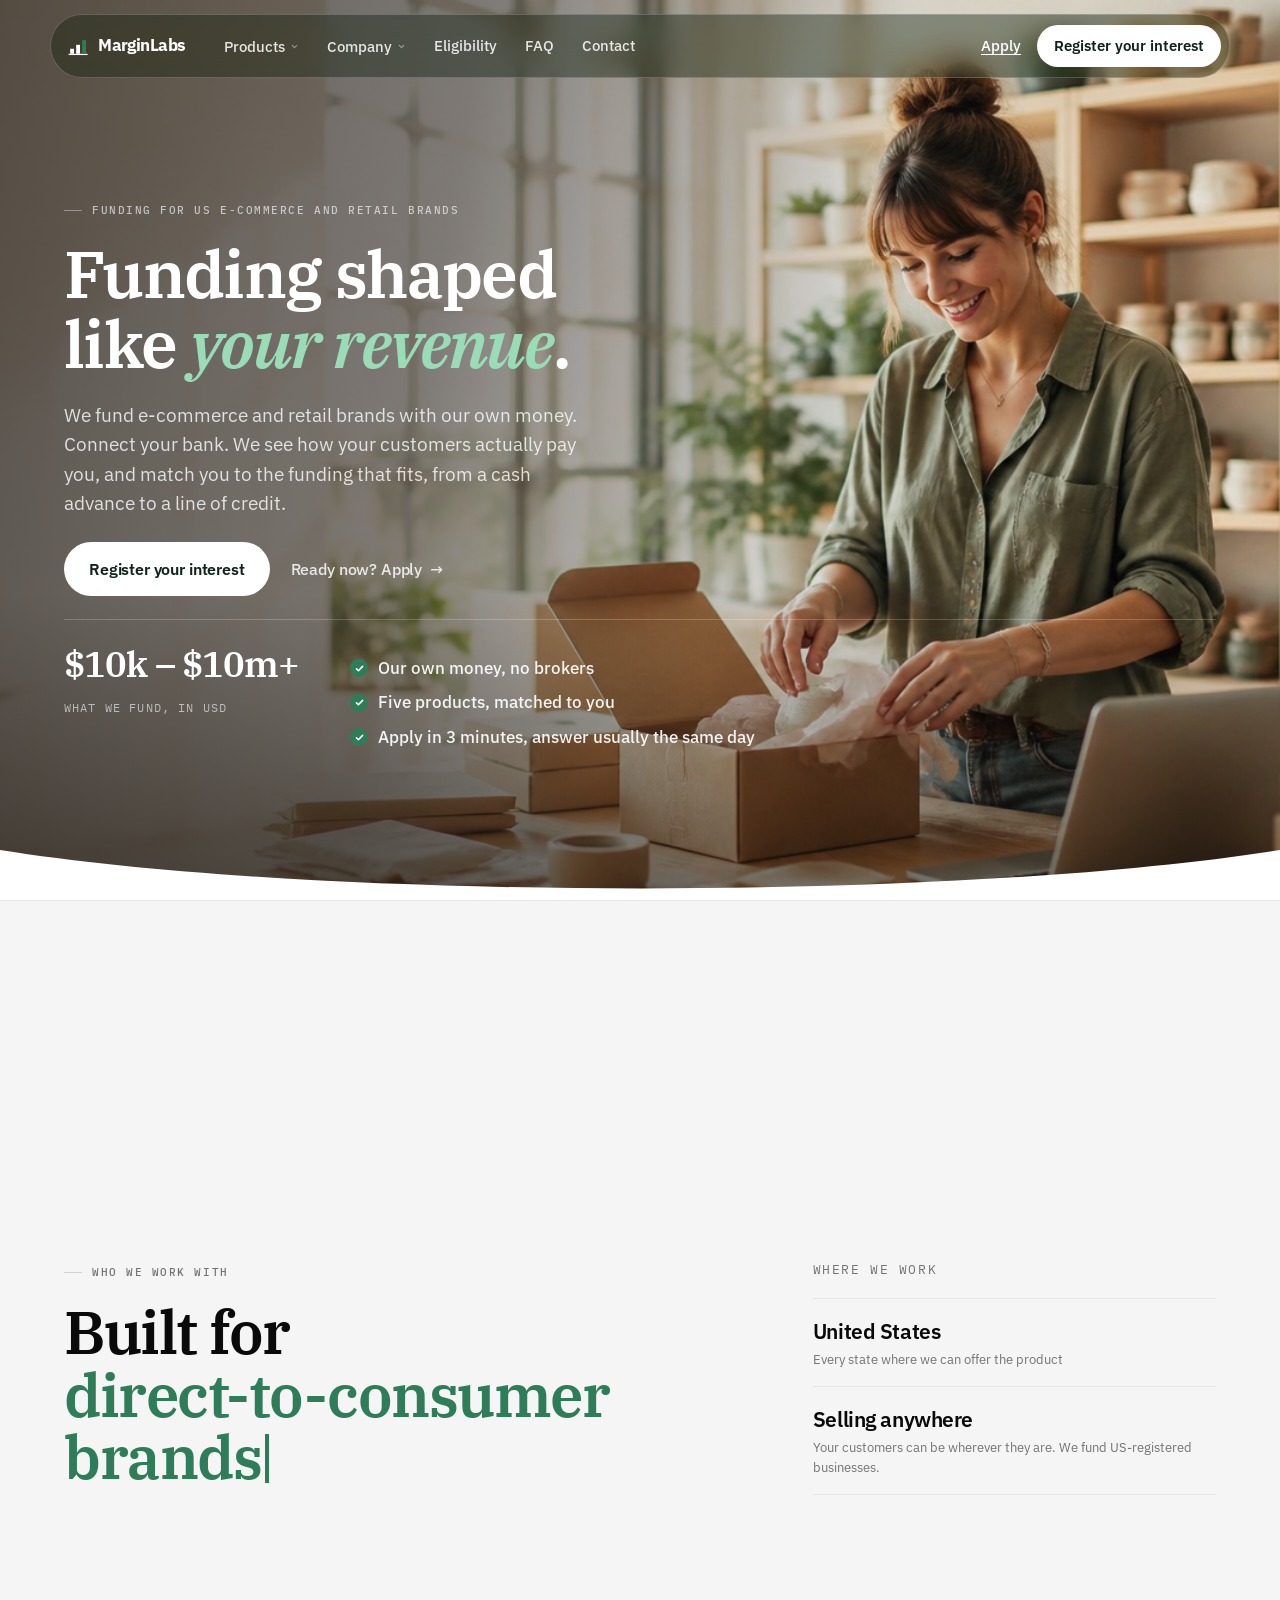
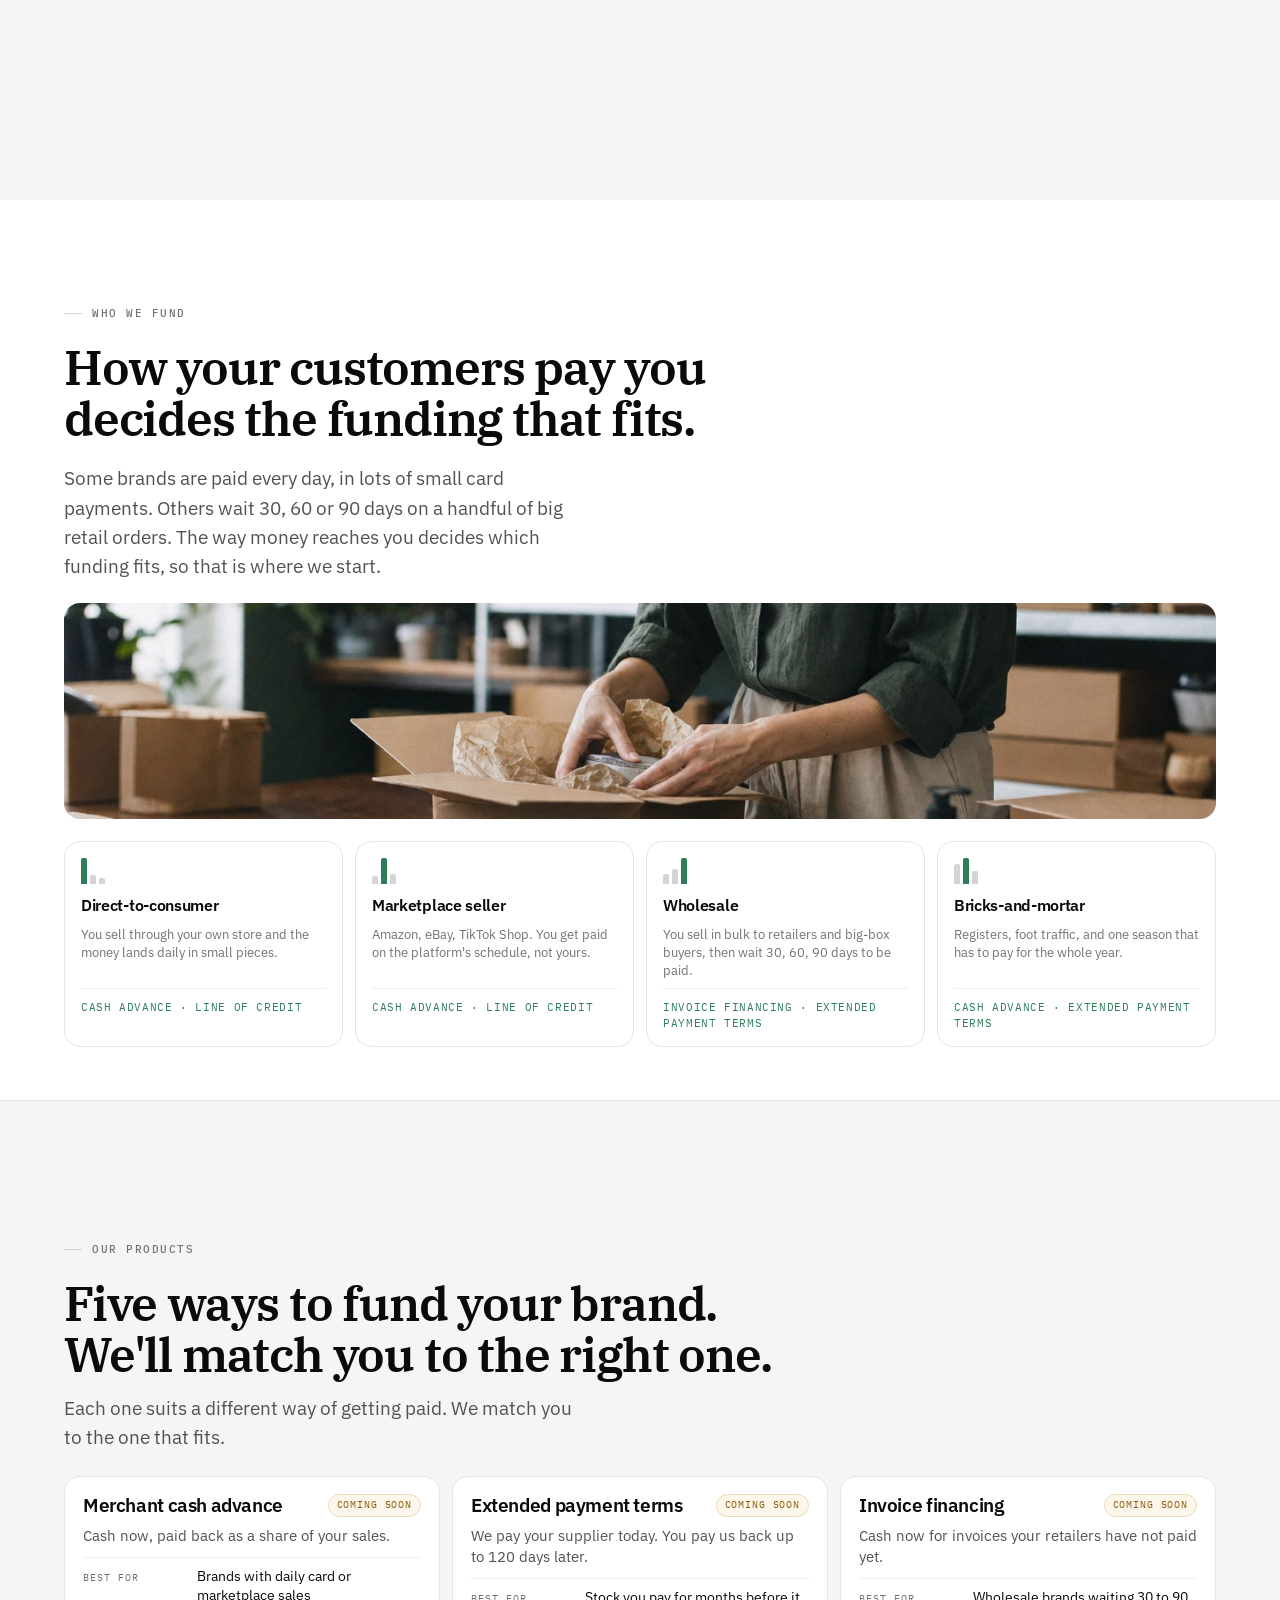
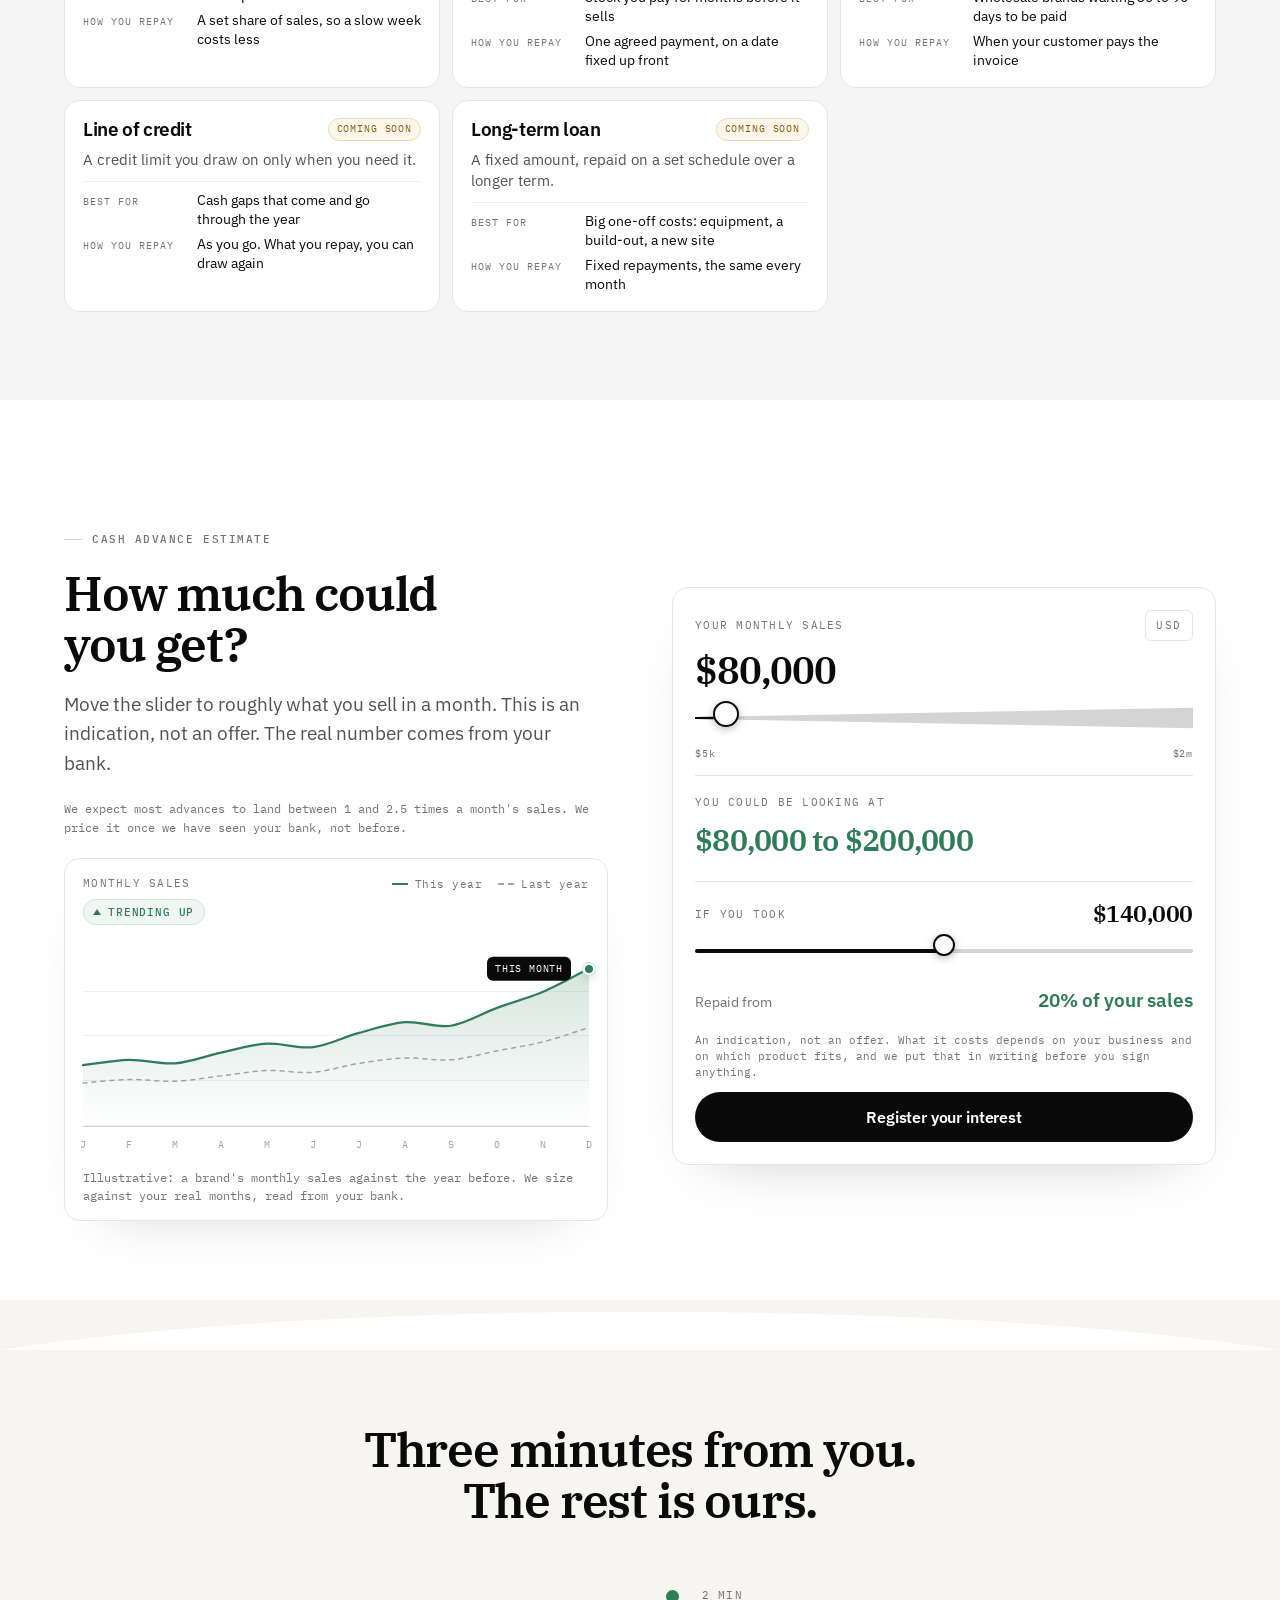
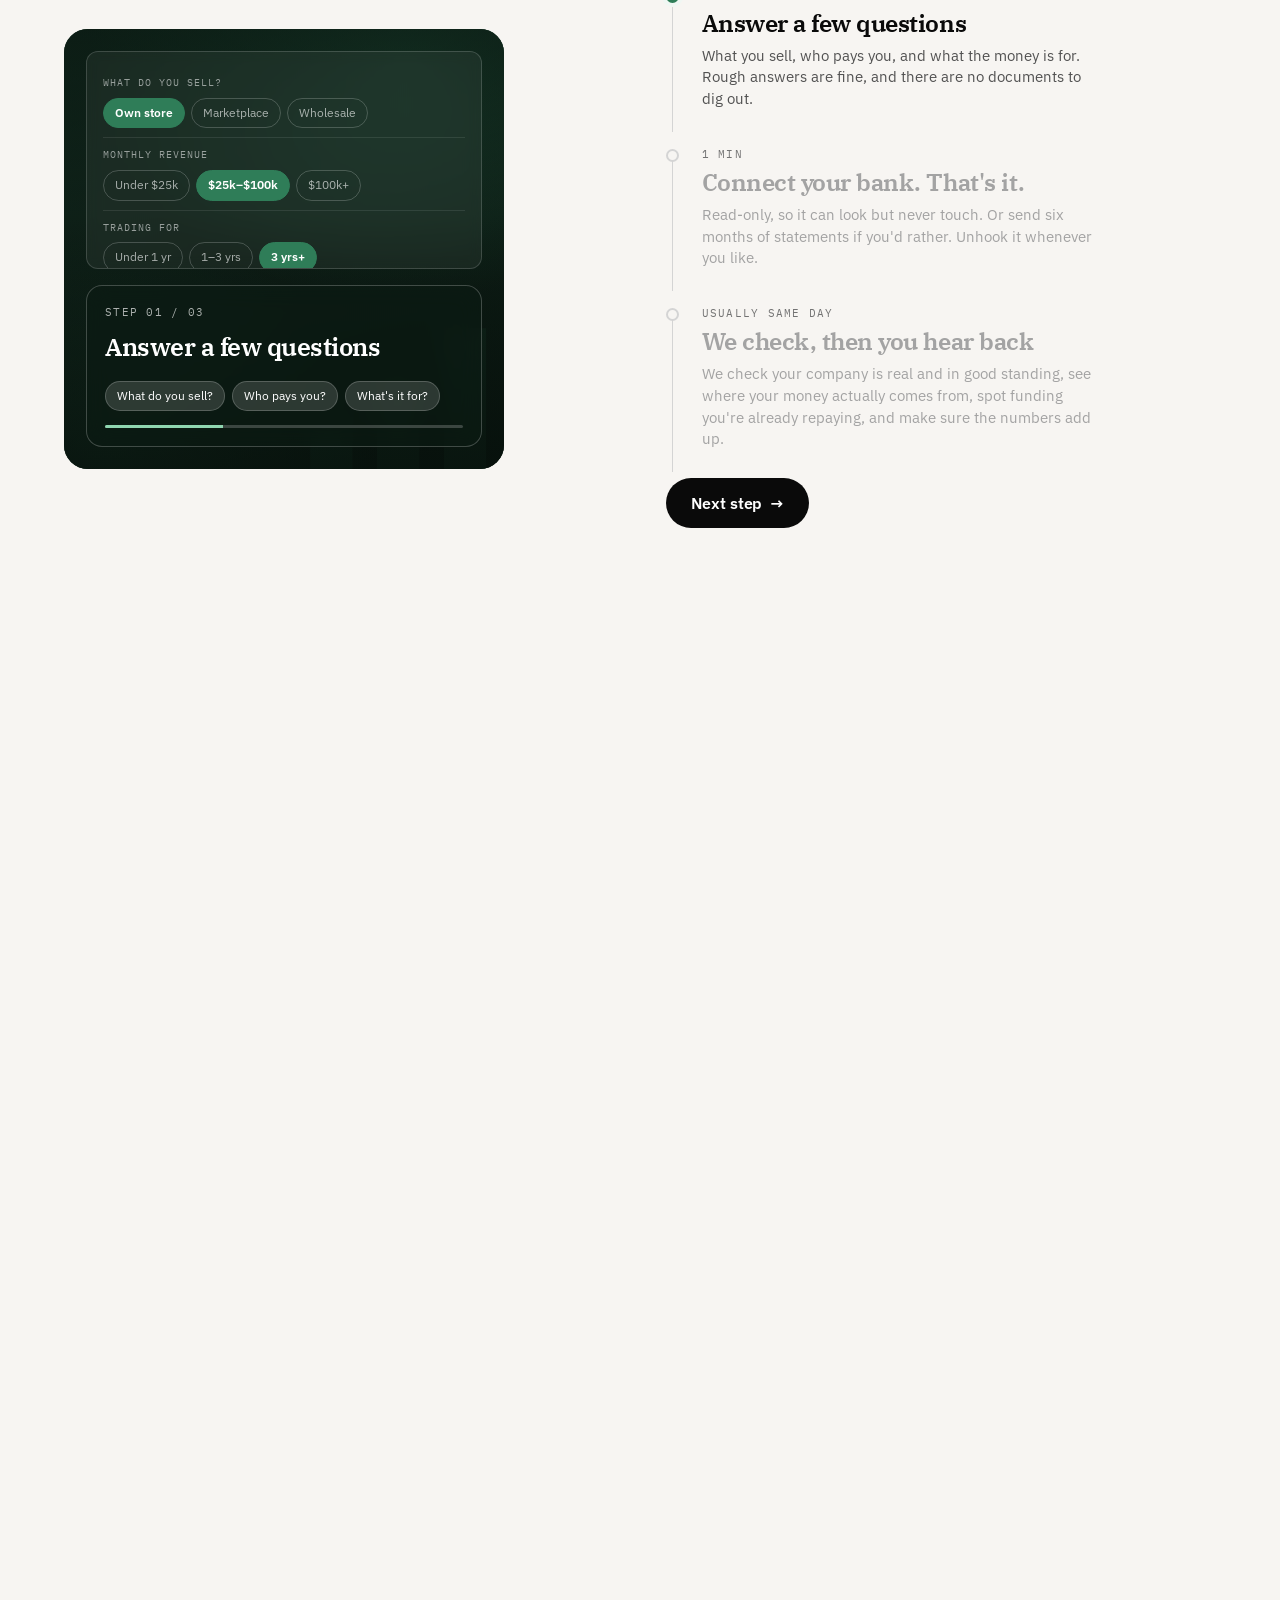
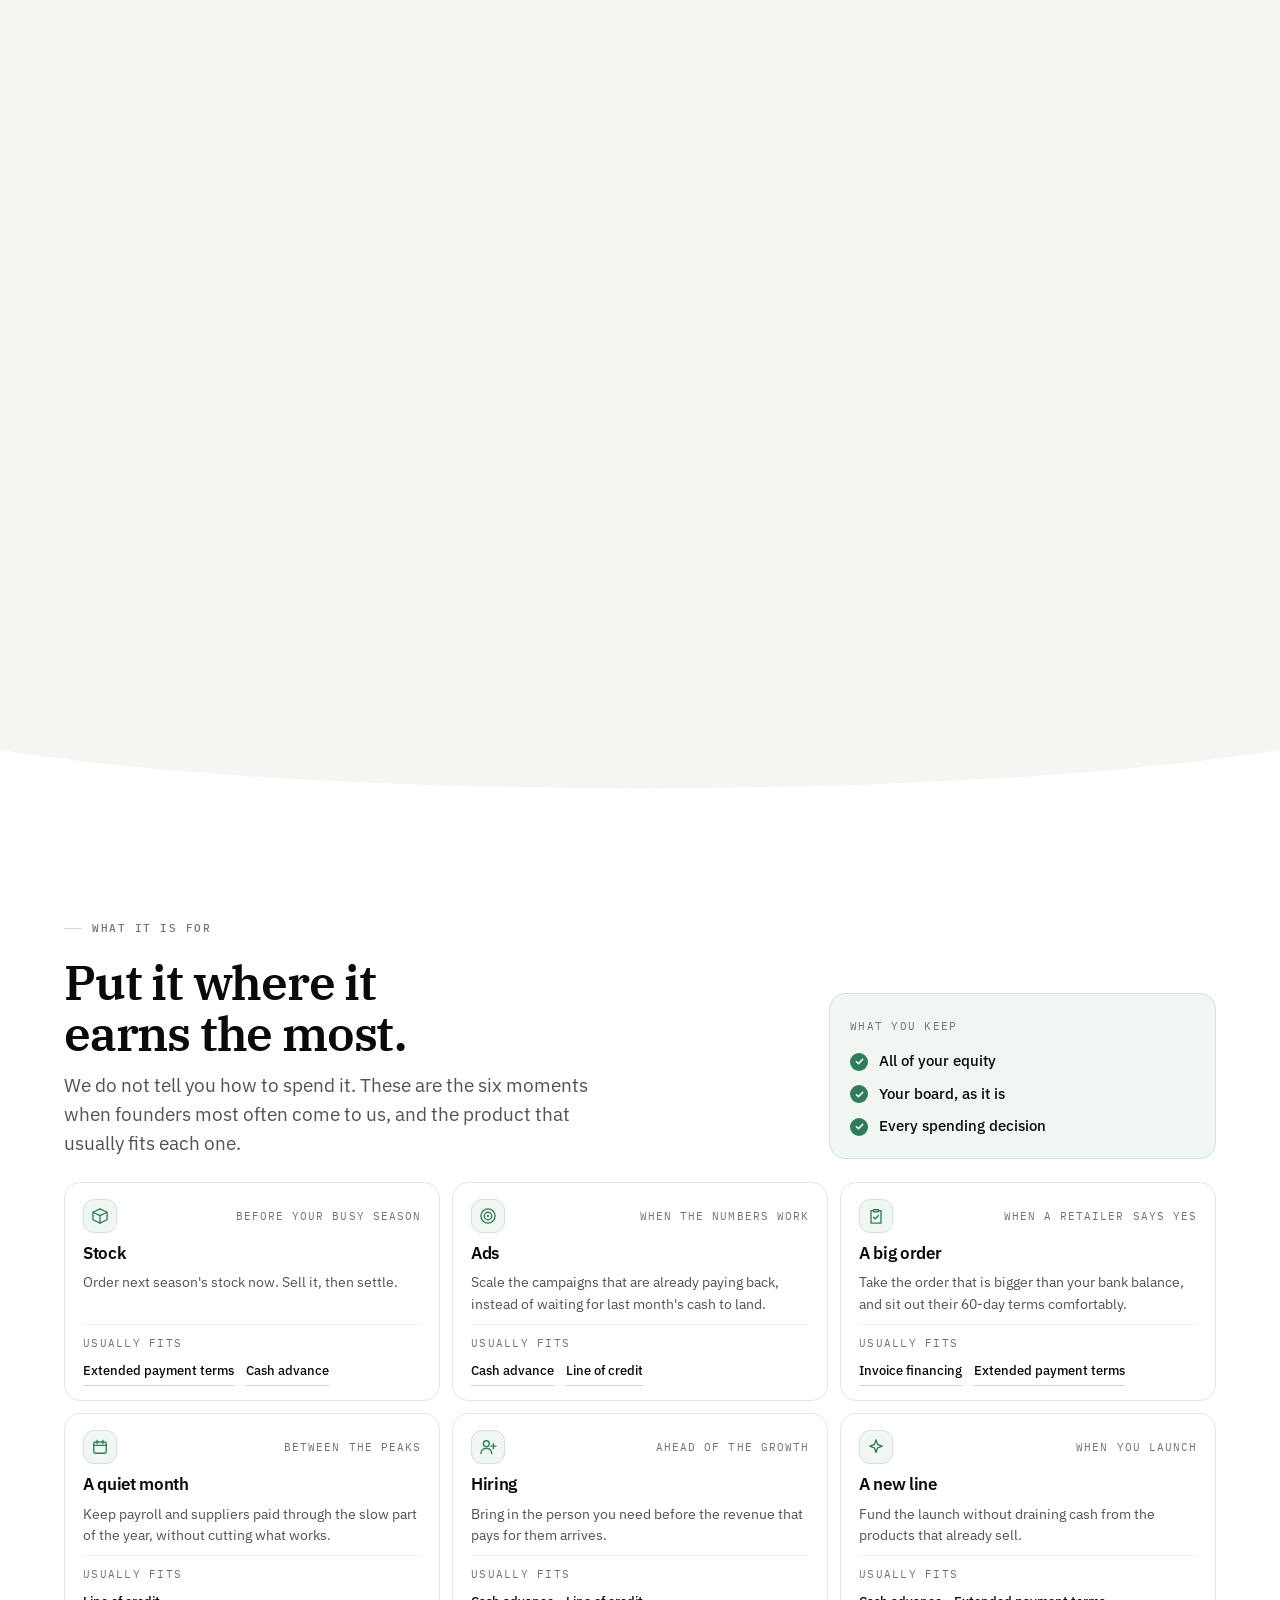
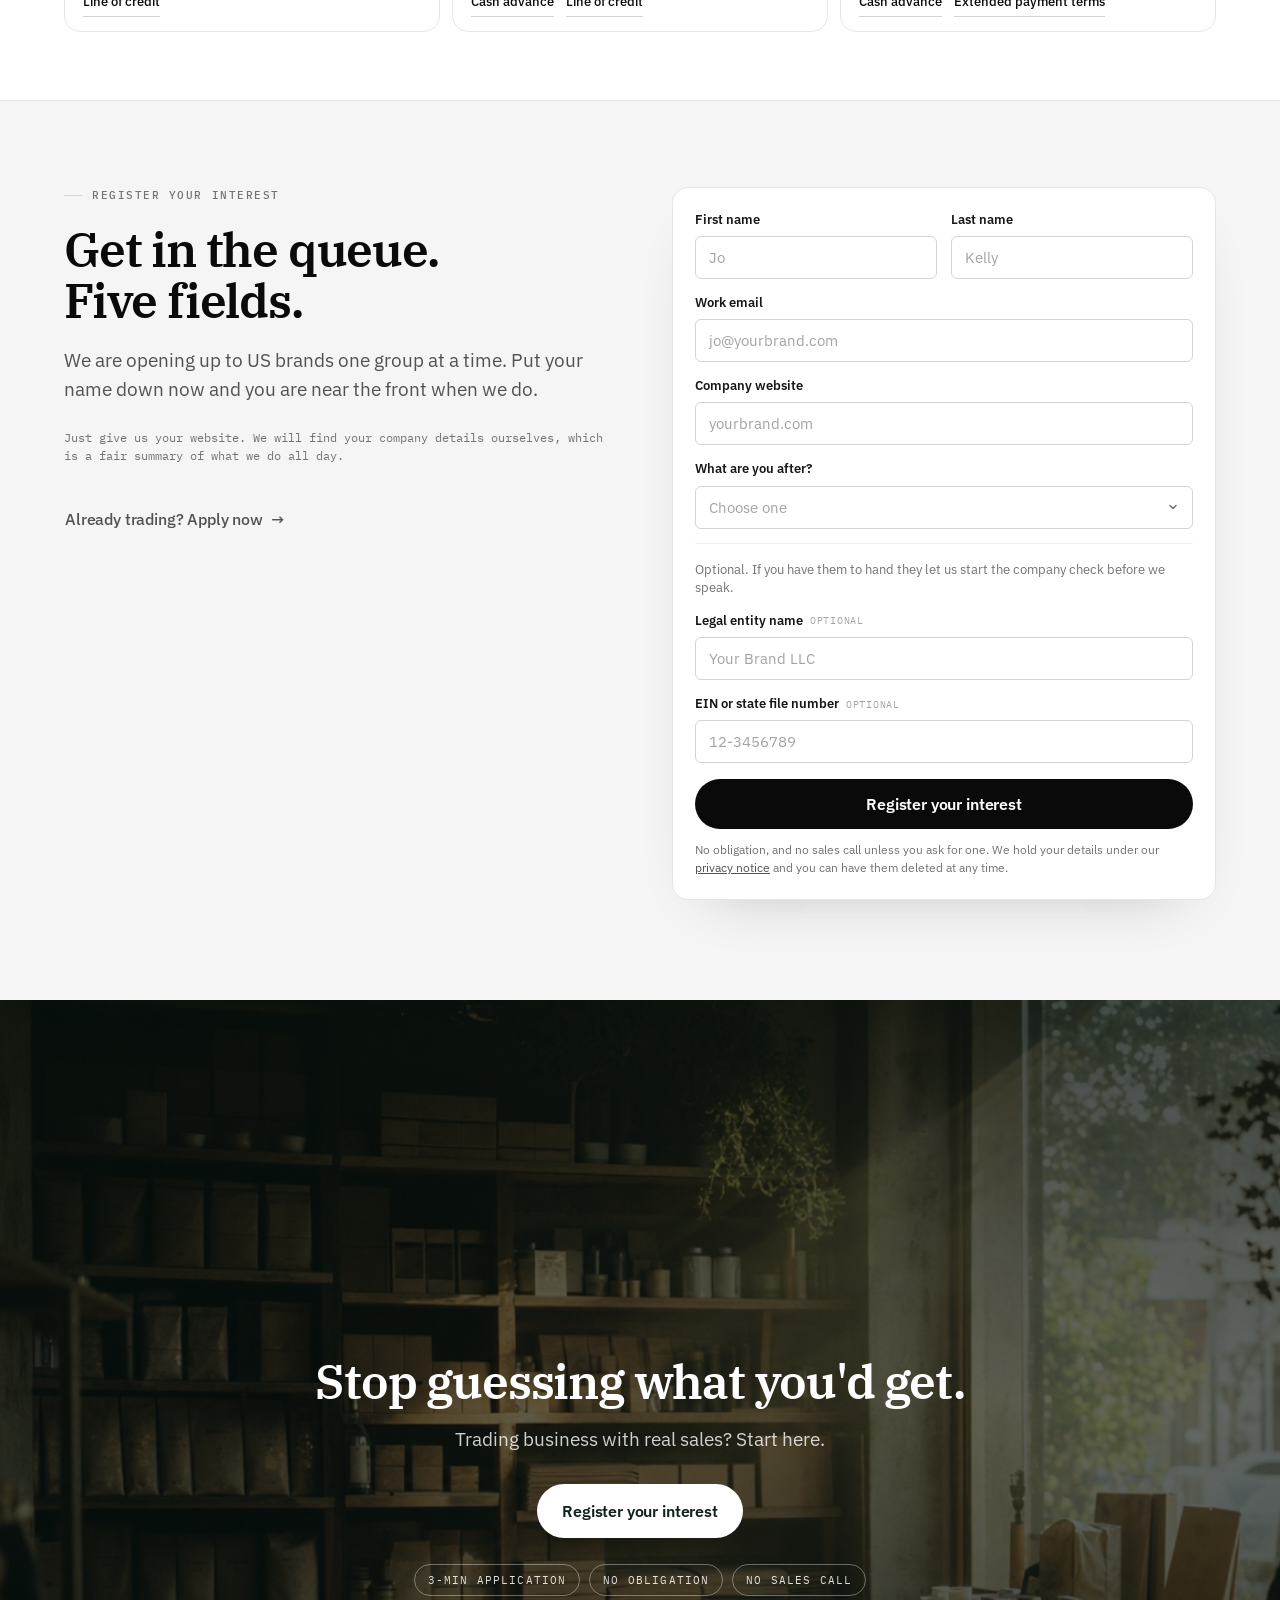
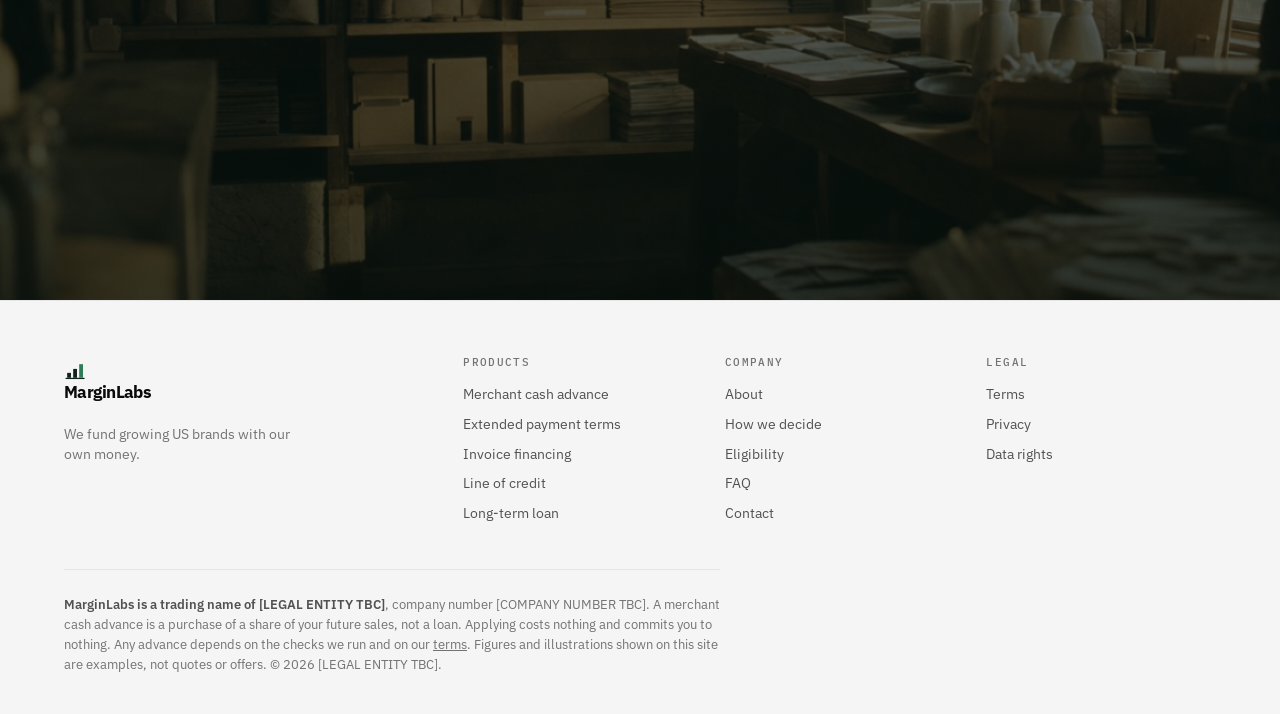
<file: index.html>
<!doctype html>
<html lang="en">
<head>
<meta charset="utf-8" />
<meta name="viewport" content="width=device-width, initial-scale=1" />
<title>MarginLabs · Funding shaped like your revenue</title>
<meta name="description" content="MarginLabs funds US e-commerce and retail brands with its own money. Apply in about three minutes, connect your bank read-only, and hear back usually the same day." />
<meta property="og:title" content="MarginLabs · Funding shaped like your revenue" />
<meta property="og:description" content="MarginLabs funds US e-commerce and retail brands with its own money. Apply in about three minutes, connect your bank read-only, and hear back usually the same day." />
<meta property="og:type" content="website" />
<meta property="og:url" content="https://getmarginlabs.com" />
<meta name="twitter:card" content="summary_large_image" />
<meta name="twitter:title" content="MarginLabs · Funding shaped like your revenue" />
<meta name="twitter:description" content="MarginLabs funds US e-commerce and retail brands with its own money. Apply in about three minutes, connect your bank read-only, and hear back usually the same day." />
<link rel="icon" href="marginlabs-favicon.svg" type="image/svg+xml" />
<link rel="preconnect" href="https://fonts.googleapis.com" />
<link rel="preconnect" href="https://fonts.gstatic.com" crossorigin />
<link href="https://fonts.googleapis.com/css2?family=IBM+Plex+Mono:wght@400;500&family=IBM+Plex+Sans:wght@400;500;600;700&family=IBM+Plex+Serif:ital,wght@0,500;0,600;1,500&display=swap" rel="stylesheet" />
<link rel="stylesheet" href="site.css" />
</head>
<body>
<div class="progress" id="progress" aria-hidden="true"></div>
<a class="skip" href="#main">Skip to content</a>

<nav class="nav" id="nav" aria-label="Primary">
  <a class="brand" href="./" aria-label="MarginLabs home"><svg viewBox="0 0 280 240" aria-hidden="true"><line class="mk-ink" x1="20" y1="220" x2="260" y2="220" stroke="#10231A" stroke-width="16"/><rect class="mk-ink" x="40" y="150" width="48" height="62" fill="#10231A"/><rect class="mk-ink" x="116" y="100" width="48" height="112" fill="#10231A"/><rect x="192" y="40" width="48" height="172" fill="#2F7D58"/></svg><span>MarginLabs</span></a>
  <div class="navlinks" id="navlinks">
    <div class="glide" id="glide" aria-hidden="true"></div>
    <div data-menu style="position:relative">
      <button class="navlink" aria-expanded="false">Products
        <svg class="caret" viewBox="0 0 12 12" fill="none" aria-hidden="true"><path d="M3 4.5 6 7.5 9 4.5" stroke="currentColor" stroke-width="1.6" stroke-linecap="round" stroke-linejoin="round"/></svg>
      </button>
      <div class="panel" role="menu">
        <a class="panelitem" href="products/merchant-cash-advance" role="menuitem"><b>Merchant cash advance</b><em>Money now, paid back from your sales</em></a>
<a class="panelitem" href="products/extended-payment-terms" role="menuitem"><b>Extended payment terms</b><em>Pay suppliers now, settle with us later</em></a>
<a class="panelitem" href="products/invoice-financing" role="menuitem"><b>Invoice financing</b><em>Get paid now, and nobody is told</em></a>
<a class="panelitem" href="products/line-of-credit" role="menuitem"><b>Line of credit</b><em>Dip into it when timing goes against you</em></a>
<a class="panelitem" href="products/long-term-loan" role="menuitem"><b>Long-term loan</b><em>Fixed amount, fixed term, fixed repayments</em></a>
        <a class="panelitem" href="products" role="menuitem" style="border-top:1px solid var(--line-soft);margin-top:6px;padding-top:12px"><b>Compare all five &rarr;</b></a>
      </div>
    </div>
    <div data-menu style="position:relative">
      <button class="navlink" aria-expanded="false">Company
        <svg class="caret" viewBox="0 0 12 12" fill="none" aria-hidden="true"><path d="M3 4.5 6 7.5 9 4.5" stroke="currentColor" stroke-width="1.6" stroke-linecap="round" stroke-linejoin="round"/></svg>
      </button>
      <div class="panel" role="menu">
        <a class="panelitem" href="company" role="menuitem"><b>About MarginLabs</b><em>Who we are and why we fund with our own money</em></a>
        <a class="panelitem" href="company#decide" role="menuitem"><b>How we decide</b><em>What we look at, and what it tells us</em></a>
        <a class="panelitem" href="#who" role="menuitem"><b>Who we fund</b><em>The four ways brands get paid</em></a>
        <a class="panelitem" href="terms.html" role="menuitem"><b>Terms</b><em>How the site and our assessment work</em></a>
        <a class="panelitem" href="privacy.html" role="menuitem"><b>Privacy &amp; data</b><em>What we hold and how to remove it</em></a>
      </div>
    </div>
    <a class="navlink" href="eligibility">Eligibility</a>
    <a class="navlink" href="faq">FAQ</a>
    <a class="navlink" href="contact">Contact</a>
  </div>
  <div class="navspacer"></div>
  <a class="nav-login" href="triage/">Apply</a>
  <a class="navcta" href="#register"><span class="cta-long">Register your interest</span><span class="cta-short">Register</span></a>
  <button class="navlink navtoggle" id="navtoggle" aria-expanded="false" aria-label="Menu">Menu</button>
</nav>
<main id="main">

<!-- ===== 1 · HERO ===== -->
<section class="sec sec--hero photo photo--scene" data-dark-hero style="--img:url(assets/hero-studio.jpg)">
  <svg class="curve curve--bottom" viewBox="0 0 1440 64" preserveAspectRatio="none" aria-hidden="true"><path d="M0,0 C360,64 1080,64 1440,0 L1440,64 L0,64 Z" fill="var(--surface)"/></svg>
  <div class="inner hero">
    <div class="eyebrow rev">Funding for US e-commerce and retail brands</div>
    <h1 class="rev">Funding shaped like <em>your revenue</em>.</h1>
    <p class="lede rev" style="--i:1;margin-top:22px">
      We fund e-commerce and retail brands with our own money. Connect your bank. We see how
      your customers actually pay you, and match you to the funding that fits, from a cash
      advance to a line of credit.
    </p>
    <div class="herocta rev" style="--i:2">
      <a class="btn btn--light" href="#register">Register your interest</a>
      <a class="btn btn--quiet" href="triage/">Ready now? Apply <span class="arrow">&rarr;</span></a>
    </div>
    <div class="herofoot rev" style="--i:3">
      <div class="stat">
        <b>$10k &ndash; $10m+</b>
        <span>what we fund, in USD</span>
      </div>
      <ul class="heropoints">
        <li>Our own money, no brokers</li>
        <li>Five products, matched to you</li>
        <li>Apply in 3 minutes, answer usually the same day</li>
      </ul>
    </div>
  </div>
</section>

<!-- ===== 1c · WHO WE WORK WITH ===== -->
<section class="sec sec--tall sec--sunk sec--edge" id="builtfor">
  <div class="inner bfgrid">
    <div>
      <div class="eyebrow rev">Who we work with</div>
      <h2 class="rev bfhead" style="--i:1">Built for<br />
        <span class="typed" id="typed" aria-live="polite"><i>direct-to-consumer brands</i></span>
      </h2>
      <noscript><p class="lede" style="margin-top:16px">Direct-to-consumer brands, retail brands and marketplace sellers.</p></noscript>
    </div>
    <div class="regions rev" style="--i:2">
      <span class="cap">Where we work</span>
      <ul>
        <li><b>United States</b><span>Every state where we can offer the product</span></li>
        <li><b>Selling anywhere</b><span>Your customers can be wherever they are. We fund US-registered businesses.</span></li>
      </ul>
    </div>
  </div>
</section>

<!-- ===== 2 · WHO WE FUND ===== -->
<section class="sec sec--tall" id="who">
  <div class="inner">
    <div class="eyebrow rev">Who we fund</div>
    <h2 class="rev" style="--i:1">How your customers pay you<br />decides the funding that fits.</h2>
    <p class="lede rev" style="--i:2;margin-top:20px">
      Some brands are paid every day, in lots of small card payments. Others wait 30, 60 or 90
      days on a handful of big retail orders. The way money reaches you decides which funding
      fits, so that is where we start.
    </p>
    <div class="photoband rev" style="--i:3;--img:url(assets/who.jpg)" role="img"
         aria-label="A founder packing an order at a workbench"></div>
    <div class="doors">
      <div class="door rev" style="--i:3">
        <div class="glyph"><i class="hi" style="height:100%"></i><i style="height:34%"></i><i style="height:22%"></i></div>
        <h3>Direct-to-consumer</h3>
        <p>You sell through your own store and the money lands daily in small pieces.</p>
        <div class="fit">Cash advance · Line of credit</div>
      </div>

      <div class="door rev" style="--i:4">
        <div class="glyph"><i style="height:30%"></i><i class="hi" style="height:100%"></i><i style="height:40%"></i></div>
        <h3>Marketplace seller</h3>
        <p>Amazon, eBay, TikTok Shop. You get paid on the platform's schedule, not yours.</p>
        <div class="fit">Cash advance · Line of credit</div>
      </div>

      <div class="door rev" style="--i:5">
        <div class="glyph"><i style="height:38%"></i><i style="height:56%"></i><i class="hi" style="height:100%"></i></div>
        <h3>Wholesale</h3>
        <p>You sell in bulk to retailers and big-box buyers, then wait 30, 60, 90 days to be paid.</p>
        <div class="fit">Invoice financing · Extended payment terms</div>
      </div>

      <div class="door rev" style="--i:6">
        <div class="glyph"><i style="height:78%"></i><i class="hi" style="height:100%"></i><i style="height:52%"></i></div>
        <h3>Bricks-and-mortar</h3>
        <p>Registers, foot traffic, and one season that has to pay for the whole year.</p>
        <div class="fit">Cash advance · Extended payment terms</div>
      </div></div>
  </div>
</section>

<!-- ===== 4 · PRODUCTS ===== -->
<section class="sec sec--tall sec--sunk sec--edge" id="products">
  <div class="inner">
    <div class="eyebrow rev">Our products</div>
    <h2 class="rev" style="--i:1">Five ways to fund your brand.<br />We'll match you to the right one.</h2>
    <p class="lede rev" style="--i:2;margin-top:20px">
      Each one suits a different way of getting paid. We match you to the one that fits.
    </p>
    <div class="g3 mt-lg">
      <a class="tile rev" style="--i:3" href="products/merchant-cash-advance">
        <div class="top"><h3>Merchant cash advance</h3><span class="chip chip--soon">Coming soon</span></div>
        <p class="tlede">Cash now, paid back as a share of your sales.</p>
        <dl class="tfacts">
          <div><dt>Best for</dt><dd>Brands with daily card or marketplace sales</dd></div>
          <div><dt>How you repay</dt><dd>A set share of sales, so a slow week costs less</dd></div>
        </dl>
        <div class="go">Read more <span class="arrow">&rarr;</span></div>
      </a>

      <a class="tile rev" style="--i:4" href="products/extended-payment-terms">
        <div class="top"><h3>Extended payment terms</h3><span class="chip chip--soon">Coming soon</span></div>
        <p class="tlede">We pay your supplier today. You pay us back up to 120 days later.</p>
        <dl class="tfacts">
          <div><dt>Best for</dt><dd>Stock you pay for months before it sells</dd></div>
          <div><dt>How you repay</dt><dd>One agreed payment, on a date fixed up front</dd></div>
        </dl>
        <div class="go">Read more <span class="arrow">&rarr;</span></div>
      </a>

      <a class="tile rev" style="--i:5" href="products/invoice-financing">
        <div class="top"><h3>Invoice financing</h3><span class="chip chip--soon">Coming soon</span></div>
        <p class="tlede">Cash now for invoices your retailers have not paid yet.</p>
        <dl class="tfacts">
          <div><dt>Best for</dt><dd>Wholesale brands waiting 30 to 90 days to be paid</dd></div>
          <div><dt>How you repay</dt><dd>When your customer pays the invoice</dd></div>
        </dl>
        <div class="go">Read more <span class="arrow">&rarr;</span></div>
      </a>

      <a class="tile rev" style="--i:6" href="products/line-of-credit">
        <div class="top"><h3>Line of credit</h3><span class="chip chip--soon">Coming soon</span></div>
        <p class="tlede">A credit limit you draw on only when you need it.</p>
        <dl class="tfacts">
          <div><dt>Best for</dt><dd>Cash gaps that come and go through the year</dd></div>
          <div><dt>How you repay</dt><dd>As you go. What you repay, you can draw again</dd></div>
        </dl>
        <div class="go">Read more <span class="arrow">&rarr;</span></div>
      </a>

      <a class="tile rev" style="--i:7" href="products/long-term-loan">
        <div class="top"><h3>Long-term loan</h3><span class="chip chip--soon">Coming soon</span></div>
        <p class="tlede">A fixed amount, repaid on a set schedule over a longer term.</p>
        <dl class="tfacts">
          <div><dt>Best for</dt><dd>Big one-off costs: equipment, a build-out, a new site</dd></div>
          <div><dt>How you repay</dt><dd>Fixed repayments, the same every month</dd></div>
        </dl>
        <div class="go">Read more <span class="arrow">&rarr;</span></div>
      </a></div>
  </div>
</section>

<!-- ===== 2b · ESTIMATOR ===== -->
<section class="sec sec--tall" id="estimate">
  <div class="inner split">
    <div>
      <div class="eyebrow rev">Cash advance estimate</div>
      <h2 class="rev" style="--i:1">How much could<br />you get?</h2>
      <p class="lede rev" style="--i:2;margin-top:20px">
        Move the slider to roughly what you sell in a month. This is an indication, not an
        offer. The real number comes from your bank.
      </p>
      <p class="note rev" style="--i:3;margin-top:22px">
        We expect most advances to land between 1 and 2.5 times a month's sales.
        We price it once we have seen your bank, not before.
      </p>
      <figure class="growth rev" style="--i:4">
        <div class="growth-hd">
          <div class="growth-title"><span class="cap">Monthly sales</span><b class="growth-tag">Trending up</b></div>
          <div class="growth-key"><span class="k-this">This year</span><span class="k-last">Last year</span></div>
        </div>
        <div class="growth-plot" aria-hidden="true">
          <svg class="growth-svg" viewBox="0 0 100 100" preserveAspectRatio="none">
            <defs><linearGradient id="growth-fill" x1="0" y1="0" x2="0" y2="1">
              <stop offset="0" stop-color="#2F7D58" stop-opacity=".20" />
              <stop offset="1" stop-color="#2F7D58" stop-opacity="0" />
            </linearGradient></defs>
            <path class="g-area" d="M0.00,66.00 C1.52,65.50 6.06,63.17 9.09,63.00 C12.12,62.83 15.15,65.67 18.18,65.00 C21.21,64.33 24.24,60.83 27.27,59.00 C30.30,57.17 33.33,54.50 36.36,54.00 C39.39,53.50 42.42,57.00 45.45,56.00 C48.48,55.00 51.52,50.33 54.55,48.00 C57.58,45.67 60.61,42.67 63.64,42.00 C66.67,41.33 69.70,45.33 72.73,44.00 C75.76,42.67 78.79,37.17 81.82,34.00 C84.85,30.83 87.88,28.67 90.91,25.00 C93.94,21.33 98.48,14.17 100.00,12.00 L100,100 L0,100 Z" />
            <path class="g-last" d="M0.00,76.00 C1.52,75.67 6.06,74.17 9.09,74.00 C12.12,73.83 15.15,75.33 18.18,75.00 C21.21,74.67 24.24,73.00 27.27,72.00 C30.30,71.00 33.33,69.33 36.36,69.00 C39.39,68.67 42.42,70.67 45.45,70.00 C48.48,69.33 51.52,66.33 54.55,65.00 C57.58,63.67 60.61,62.33 63.64,62.00 C66.67,61.67 69.70,63.67 72.73,63.00 C75.76,62.33 78.79,59.67 81.82,58.00 C84.85,56.33 87.88,55.17 90.91,53.00 C93.94,50.83 98.48,46.33 100.00,45.00" />
            <path class="g-this" d="M0.00,66.00 C1.52,65.50 6.06,63.17 9.09,63.00 C12.12,62.83 15.15,65.67 18.18,65.00 C21.21,64.33 24.24,60.83 27.27,59.00 C30.30,57.17 33.33,54.50 36.36,54.00 C39.39,53.50 42.42,57.00 45.45,56.00 C48.48,55.00 51.52,50.33 54.55,48.00 C57.58,45.67 60.61,42.67 63.64,42.00 C66.67,41.33 69.70,45.33 72.73,44.00 C75.76,42.67 78.79,37.17 81.82,34.00 C84.85,30.83 87.88,28.67 90.91,25.00 C93.94,21.33 98.48,14.17 100.00,12.00" />
          </svg>
          <span class="growth-dot" style="bottom:88%"></span>
          <span class="growth-now" style="bottom:88%">This month</span>
        </div>
        <div class="growth-x" aria-hidden="true"><span>J</span><span>F</span><span>M</span><span>A</span><span>M</span><span>J</span><span>J</span><span>A</span><span>S</span><span>O</span><span>N</span><span>D</span></div>
        <figcaption class="note">Illustrative: a brand's monthly sales against the year before.
          We size against your real months, read from your bank.</figcaption>
      </figure>
    </div>

    <div class="card est rev" style="--i:3"
         data-min-mult="1.0" data-max-mult="2.5"
         data-floor="10000" data-ceiling="10000000">
      <div class="estrow">
        <label class="cap" for="est-rev">Your monthly sales</label>
        <span class="estusd">USD</span>
      </div>

      <output class="estrev" id="est-out" for="est-rev">$80,000</output>

      <div class="estslider">
        <svg class="wedge wedge--bg" viewBox="0 0 100 18" preserveAspectRatio="none" aria-hidden="true">
          <path d="M0,8.2 L100,0.6 L100,17.4 L0,9.8 Z" />
        </svg>
        <div class="wedge-clip" aria-hidden="true">
          <svg class="wedge wedge--fill" viewBox="0 0 100 18" preserveAspectRatio="none">
            <path d="M0,8.2 L100,0.6 L100,17.4 L0,9.8 Z" />
          </svg>
        </div>
        <input class="estrange" id="est-rev" type="range"
               min="5000" max="2000000"
               step="1000" value="80000"
               aria-label="Monthly sales" />
      </div>
      <div class="estends">
        <span id="est-lo">$5k</span><span id="est-hi">$2m</span>
      </div>

      <div class="estresult">
        <span class="cap">You could be looking at</span>
        <b id="est-range">$80,000 to $200,000</b>
      </div>

      <div class="esttake"
           data-fmin="1.12" data-fmax="1.24"
           data-share="0.2">
        <div class="estrow">
          <label class="cap" for="est-take">If you took</label>
          <output class="esttakeval" id="est-take-out" for="est-take">$140,000</output>
        </div>
        <div class="estslider estslider--plain">
          <input class="estrange" id="est-take" type="range" min="0" max="100" step="1" value="50"
                 aria-label="Amount you would take" />
        </div>

        <dl class="estback">
          <div class="ebrow"><dt>Repaid from</dt><dd id="eb-share">20% of your sales</dd></div>
        </dl>
      </div>

      <p class="estnote" id="est-note">
        An indication, not an offer. What it costs depends on your business and on which
        product fits, and we put that in writing before you sign anything.
      </p>
      <a class="btn btn--primary" href="#register" style="width:100%;margin-top:2px">Register your interest</a>
    </div>
  </div>
</section>

<!-- ===== 3 · HOW IT WORKS ===== -->
<section class="sec--warm seqsec" id="how">
  <svg class="curve curve--top" viewBox="0 0 1440 64" preserveAspectRatio="none" aria-hidden="true"><path d="M0,64 C360,0 1080,0 1440,64 L1440,64 L0,64 Z" fill="var(--surface)"/></svg>
  <div class="seqtrack" id="seqtrack">
    <i class="seqstop" style="top:0"></i>
    <i class="seqstop" style="top:33.34%"></i>
    <i class="seqstop" style="top:66.67%"></i>
    <div class="seqsticky">
      <div class="inner">
        <h2 class="rev" style="text-align:center;max-width:22ch;margin:0 auto">Three minutes from you. The rest is ours.</h2>
        <div class="seq" id="seq">
          <div class="seqmedia photo"><div class="motif" aria-hidden="true"><svg viewBox="0 0 280 240"><line x1="20" y1="220" x2="260" y2="220" stroke="#2F7D58" stroke-width="10"/><rect x="40" y="150" width="48" height="62" fill="#2F7D58"/><rect x="116" y="100" width="48" height="112" fill="#2F7D58"/><rect x="192" y="40" width="48" height="172" fill="#2F7D58"/></svg></div>
        <div class="pane" data-pane>
          <div class="scene"><div class="sheet"><div class="q"><span class="qlab">What do you sell?</span><div class="qopts"><span data-on>Own store</span><span>Marketplace</span><span>Wholesale</span></div></div><div class="q"><span class="qlab">Monthly revenue</span><div class="qopts"><span>Under $25k</span><span data-on>$25k–$100k</span><span>$100k+</span></div></div><div class="q"><span class="qlab">Trading for</span><div class="qopts"><span>Under 1 yr</span><span>1–3 yrs</span><span data-on>3 yrs+</span></div></div><div class="sheetfoot"><span class="cap">Bands, not exact figures</span></div></div></div>
          <div class="glass">
            <span class="cap">Step 01 / 03</span>
            <b>Answer a few questions</b>
            <div class="qchips"><span>What do you sell?</span><span>Who pays you?</span><span>What's it for?</span></div>
            <div class="prog"><i style="width:33%"></i></div>
          </div>
        </div>

        <div class="pane" data-pane>
          <div class="scene"><div class="sheet"><div class="sheethd"><span class="lock" aria-hidden="true"></span><span class="cap">Read-only access</span></div><div class="acct"><span class="an">Checking account</span><span class="am">•••• 4471</span><span class="ap">12 months</span></div><div class="acct"><span class="an">Merchant settlement</span><span class="am">•••• 1032</span><span class="ap">12 months</span></div><div class="acct"><span class="an">Savings</span><span class="am">•••• 8820</span><span class="ap">9 months</span></div><div class="sheetfoot"><span class="cap">Cannot move money · revoke any time</span></div></div></div>
          <div class="glass">
            <span class="cap">Step 02 / 03</span>
            <b>Connect your bank. That's it.</b>
            <div class="qchips"><span>Read-only</span><span>Or send statements</span><span>Unhook any time</span></div>
            <div class="prog"><i style="width:67%"></i></div>
          </div>
        </div>

        <div class="pane" data-pane>
          <div class="scene"><div class="sheet"><div class="chk" style="--k:0"><span class="tick" aria-hidden="true"></span><span class="cn">Company checks out</span><span class="cv">Active, nothing filed</span></div><div class="chk" style="--k:1"><span class="tick" aria-hidden="true"></span><span class="cn">Where money comes from</span><span class="cv">Mostly direct sales</span></div><div class="chk" style="--k:2"><span class="tick" aria-hidden="true"></span><span class="cn">Funding you're repaying</span><span class="cv">One found</span></div><div class="chk" style="--k:3"><span class="tick" aria-hidden="true"></span><span class="cn">Numbers add up</span><span class="cv">Statements match</span></div></div></div>
          <div class="glass">
            <span class="cap">Step 03 / 03</span>
            <b>We check, then you hear back</b>
            <div class="qchips"><span>Company checks out</span><span>Where money comes from</span><span>Funding you're repaying</span><span>Numbers add up</span></div>
            <div class="prog"><i style="width:100%"></i></div>
          </div>
        </div></div>
          <div class="seqrail">
            
        <button class="step" data-step type="button">
          <span class="dot" data-dot></span>
          <span class="steptxt"><span class="cap">2 min</span><b>Answer a few questions</b><em>What you sell, who pays you, and what the money is for. Rough answers are fine, and there are no documents to dig out.</em></span>
        </button>

        <button class="step" data-step type="button">
          <span class="dot" data-dot></span>
          <span class="steptxt"><span class="cap">1 min</span><b>Connect your bank. That's it.</b><em>Read-only, so it can look but never touch. Or send six months of statements if you'd rather. Unhook it whenever you like.</em></span>
        </button>

        <button class="step" data-step type="button">
          <span class="dot" data-dot></span>
          <span class="steptxt"><span class="cap">Usually same day</span><b>We check, then you hear back</b><em>We check your company is real and in good standing, see where your money actually comes from, spot funding you're already repaying, and make sure the numbers add up.</em></span>
        </button>
            <button class="btn btn--primary" id="seq-next" type="button" style="margin-top:8px;align-self:flex-start">Next step <span class="arrow">&rarr;</span></button>
          </div>
        </div>
      </div>
    </div>
  </div>
  <svg class="curve curve--bottom" viewBox="0 0 1440 64" preserveAspectRatio="none" aria-hidden="true"><path d="M0,0 C360,64 1080,64 1440,0 L1440,64 L0,64 Z" fill="var(--surface)"/></svg>
</section>


<!-- ===== 6 · WHAT YOU CAN USE IT FOR ===== -->
<section class="sec sec--tall" id="usefor">
  <div class="inner">
    <div class="usehead">
      <div>
        <div class="eyebrow rev">What it is for</div>
        <h2 class="rev" style="--i:1">Put it where it<br />earns the most.</h2>
        <p class="lede rev" style="--i:2;margin-top:20px">
          We do not tell you how to spend it. These are the six moments when founders most often
          come to us, and the product that usually fits each one.
        </p>
      </div>
      <div class="keeps rev" style="--i:3">
        <span class="cap">What you keep</span>
        <ul>
          <li>All of your equity</li>
          <li>Your board, as it is</li>
          <li>Every spending decision</li>
        </ul>
      </div>
    </div>
    <div class="uses mt-lg">
      <article class="use rev" style="--i:3">
        <div class="use-top">
          <span class="use-ic"><svg viewBox="0 0 24 24" aria-hidden="true"><path d="M3.5 7.5L12 3.5l8.5 4v9L12 20.5l-8.5-4z" /><path d="M3.5 7.5L12 11.5l8.5-4M12 11.5v9" /></svg></span>
          <span class="use-when">Before your busy season</span>
        </div>
        <h3>Stock</h3>
        <p>Order next season's stock now. Sell it, then settle.</p>
        <div class="use-fit"><span class="cap">Usually fits</span><a href="products/extended-payment-terms">Extended payment terms</a><a href="products/merchant-cash-advance">Cash advance</a></div>
      </article>
      <article class="use rev" style="--i:4">
        <div class="use-top">
          <span class="use-ic"><svg viewBox="0 0 24 24" aria-hidden="true"><circle cx="12" cy="12" r="8.5" /><circle cx="12" cy="12" r="4.5" /><circle cx="12" cy="12" r=".6" /></svg></span>
          <span class="use-when">When the numbers work</span>
        </div>
        <h3>Ads</h3>
        <p>Scale the campaigns that are already paying back, instead of waiting for last month's cash to land.</p>
        <div class="use-fit"><span class="cap">Usually fits</span><a href="products/merchant-cash-advance">Cash advance</a><a href="products/line-of-credit">Line of credit</a></div>
      </article>
      <article class="use rev" style="--i:5">
        <div class="use-top">
          <span class="use-ic"><svg viewBox="0 0 24 24" aria-hidden="true"><path d="M9 4.5h6v2.5H9z" /><path d="M8.5 5.5H6v15h12v-15h-2.5" /><path d="M9 13.5l2 2 4-4.2" /></svg></span>
          <span class="use-when">When a retailer says yes</span>
        </div>
        <h3>A big order</h3>
        <p>Take the order that is bigger than your bank balance, and sit out their 60-day terms comfortably.</p>
        <div class="use-fit"><span class="cap">Usually fits</span><a href="products/invoice-financing">Invoice financing</a><a href="products/extended-payment-terms">Extended payment terms</a></div>
      </article>
      <article class="use rev" style="--i:6">
        <div class="use-top">
          <span class="use-ic"><svg viewBox="0 0 24 24" aria-hidden="true"><rect x="4.5" y="6" width="15" height="13.5" rx="2" /><path d="M4.5 10h15M8.5 4v4M15.5 4v4" /></svg></span>
          <span class="use-when">Between the peaks</span>
        </div>
        <h3>A quiet month</h3>
        <p>Keep payroll and suppliers paid through the slow part of the year, without cutting what works.</p>
        <div class="use-fit"><span class="cap">Usually fits</span><a href="products/line-of-credit">Line of credit</a></div>
      </article>
      <article class="use rev" style="--i:7">
        <div class="use-top">
          <span class="use-ic"><svg viewBox="0 0 24 24" aria-hidden="true"><circle cx="10" cy="8" r="3.5" /><path d="M3.5 20a6.5 6.5 0 0113 0M18.5 8v6M15.5 11h6" /></svg></span>
          <span class="use-when">Ahead of the growth</span>
        </div>
        <h3>Hiring</h3>
        <p>Bring in the person you need before the revenue that pays for them arrives.</p>
        <div class="use-fit"><span class="cap">Usually fits</span><a href="products/merchant-cash-advance">Cash advance</a><a href="products/line-of-credit">Line of credit</a></div>
      </article>
      <article class="use rev" style="--i:8">
        <div class="use-top">
          <span class="use-ic"><svg viewBox="0 0 24 24" aria-hidden="true"><path d="M12 3.5l2 5.5 5.5 2-5.5 2-2 5.5-2-5.5-5.5-2 5.5-2z" /></svg></span>
          <span class="use-when">When you launch</span>
        </div>
        <h3>A new line</h3>
        <p>Fund the launch without draining cash from the products that already sell.</p>
        <div class="use-fit"><span class="cap">Usually fits</span><a href="products/merchant-cash-advance">Cash advance</a><a href="products/extended-payment-terms">Extended payment terms</a></div>
      </article>
    </div>
  </div>
</section>



<section class="sec sec--sunk sec--edge" id="register">
  <div class="inner formwrap">
    <div>
      <div class="eyebrow rev">Register your interest</div>
      <h2 class="rev" style="--i:1">Get in the queue.<br />Five fields.</h2>
      <p class="lede rev" style="--i:2;margin-top:20px">We are opening up to US brands one group at a time. Put your name down now and you are near the front when we do.</p>
      <p class="note rev" style="--i:3;margin-top:24px">
        Just give us your website. We will find your company details ourselves, which is a fair
        summary of what we do all day.
      </p>
      <div class="rev" style="--i:4;margin-top:26px">
        <a class="btn btn--quiet" href="triage/" style="padding-left:0">Already trading? Apply now <span class="arrow">&rarr;</span></a>
      </div>
    </div>
    
      <div class="card rev" style="--i:3">
        <div class="formmsg" id="formmsg" role="status" aria-live="polite"></div>
        <form id="wl" data-source="landing" novalidate>
          <div class="grid2">
            <div class="field"><label for="fn">First name</label>
              <input id="fn" name="first_name" type="text" autocomplete="given-name" required placeholder="Jo" /></div>
            <div class="field"><label for="ln">Last name</label>
              <input id="ln" name="last_name" type="text" autocomplete="family-name" required placeholder="Kelly" /></div>
          </div>
          <div class="field"><label for="em">Work email</label>
            <input id="em" name="email" type="email" autocomplete="email" required placeholder="jo@yourbrand.com" /></div>
          <div class="field"><label for="ws">Company website</label>
            <input id="ws" name="website" type="text" autocomplete="url" required placeholder="yourbrand.com" /></div>
          <div class="field"><label for="prod">What are you after?</label>
            <select id="prod" name="product_interest" required>
              <option value="" disabled selected>Choose one</option>
              <option value="merchant-cash-advance">Merchant cash advance</option><option value="extended-payment-terms">Extended payment terms</option><option value="invoice-financing">Invoice financing</option><option value="line-of-credit">Line of credit</option><option value="long-term-loan">Long-term loan</option>
              <option value="not-sure">Not sure yet, help me work it out</option>
            </select></div>
          <div class="optwrap">
            <p>Optional. If you have them to hand they let us start the company check before we speak.</p>
            <div class="field"><label for="legal">Legal entity name <em>optional</em></label>
              <input id="legal" name="legal_name" type="text" autocomplete="organization" placeholder="Your Brand LLC" /></div>
            <div class="field" style="margin-bottom:0"><label for="cno">EIN or state file number <em>optional</em></label>
              <input id="cno" name="company_number" type="text" placeholder="12-3456789" /></div>
          </div>
          <div aria-hidden="true" style="position:absolute;left:-9999px">
            <label for="hp">Do not fill this in</label>
            <input id="hp" name="fax" type="text" tabindex="-1" autocomplete="off" />
          </div>
          <button class="btn btn--primary" type="submit" id="submit" style="width:100%">Register your interest</button>
          <p class="formfoot">No obligation, and no sales call unless you ask for one. We hold your
            details under our <a href="privacy.html">privacy notice</a> and you can have them deleted at any time.</p>
        </form>
      </div>
  </div>
</section>


<section class="sec sec--tall photo photo--cta" style="text-align:center;--img:url(assets/cta.jpg)">
  <div class="inner" style="max-width:760px">
    <h2 class="rev" style="color:#fff">Stop guessing what you'd get.</h2>
    <p class="lede rev" style="--i:1;margin:18px auto 0;color:rgba(255,255,255,.8)">Trading business with real sales? Start here.</p>
    <div class="rev" style="--i:2;margin-top:30px">
      <a class="btn btn--light" href="#register">Register your interest</a>
    </div>
    <div class="chips rev" style="--i:3;margin-top:26px;justify-content:center"><span class="ochip">3-MIN APPLICATION</span><span class="ochip">NO OBLIGATION</span><span class="ochip">NO SALES CALL</span></div>
  </div>
</section>

</main>

<footer class="foot">
  <div class="inner">
    <div class="footgrid">
      <div>
        <a class="brand" href="./" style="margin-bottom:14px"><svg viewBox="0 0 280 240" aria-hidden="true"><line class="mk-ink" x1="20" y1="220" x2="260" y2="220" stroke="#10231A" stroke-width="16"/><rect class="mk-ink" x="40" y="150" width="48" height="62" fill="#10231A"/><rect class="mk-ink" x="116" y="100" width="48" height="112" fill="#10231A"/><rect x="192" y="40" width="48" height="172" fill="#2F7D58"/></svg><span>MarginLabs</span></a>
        <p style="font-size:13.5px;max-width:30ch;color:var(--muted)">We fund growing US brands with our own money.</p>
      </div>
      <div><h2>Products</h2><a href="products/merchant-cash-advance">Merchant cash advance</a>
<a href="products/extended-payment-terms">Extended payment terms</a>
<a href="products/invoice-financing">Invoice financing</a>
<a href="products/line-of-credit">Line of credit</a>
<a href="products/long-term-loan">Long-term loan</a></div>
      <div><h2>Company</h2>
        <a href="company">About</a>
        <a href="company#decide">How we decide</a>
        <a href="eligibility">Eligibility</a>
        <a href="faq">FAQ</a>
        <a href="contact">Contact</a>
      </div>
      <div><h2>Legal</h2>
        <a href="terms.html">Terms</a>
        <a href="privacy.html">Privacy</a>
        <a href="data-rights.html">Data rights</a>
      </div>
    </div>
    <div class="footlegal">
      <b>MarginLabs is a trading name of [LEGAL ENTITY TBC]</b>, company number
      [COMPANY NUMBER TBC]. A merchant cash advance is a purchase of a share of your future
      sales, not a loan. Applying costs nothing and commits you to nothing.
      Any advance depends on the checks we run and on our <a href="terms.html">terms</a>.
      Figures and illustrations shown on this site are examples, not quotes or offers.
      &copy; <span id="yr">2026</span> [LEGAL ENTITY TBC].
    </div>
  </div>
</footer>
<script src="site.js"></script>
</body>
</html>
</file>
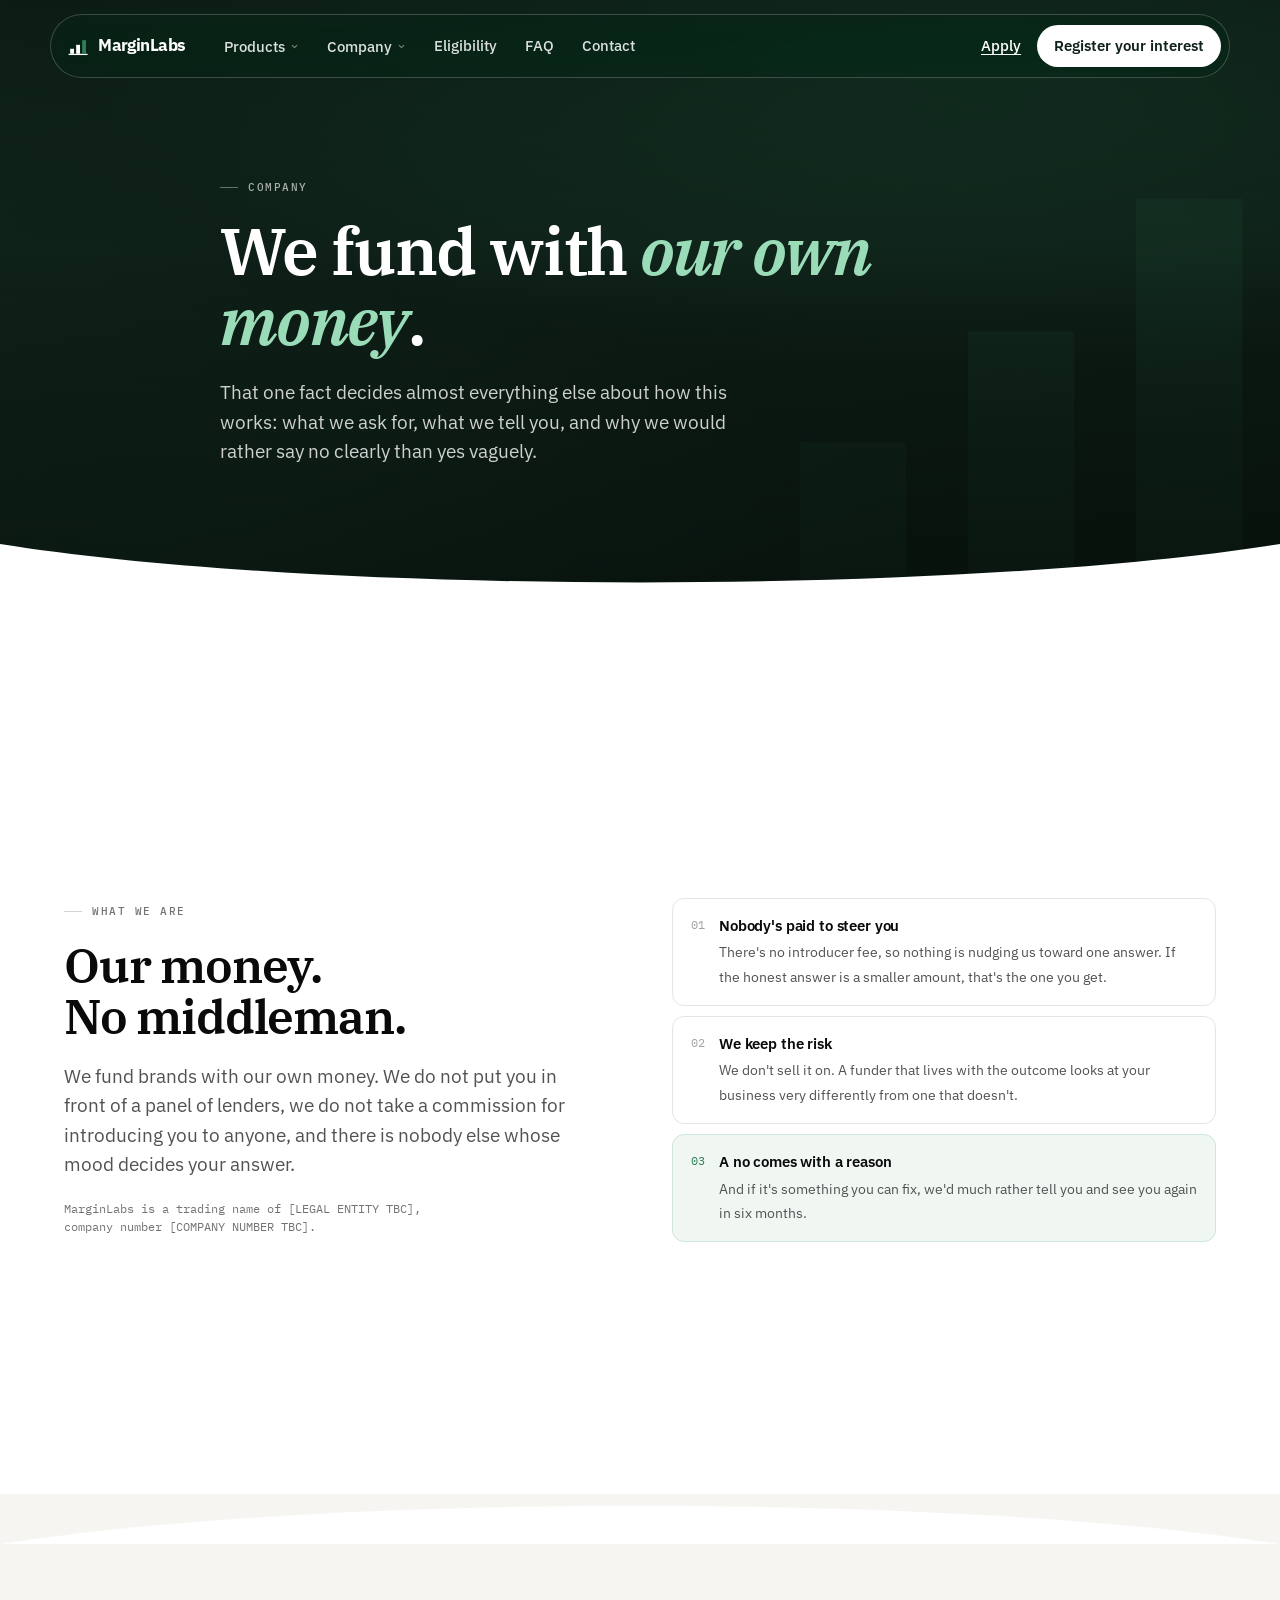
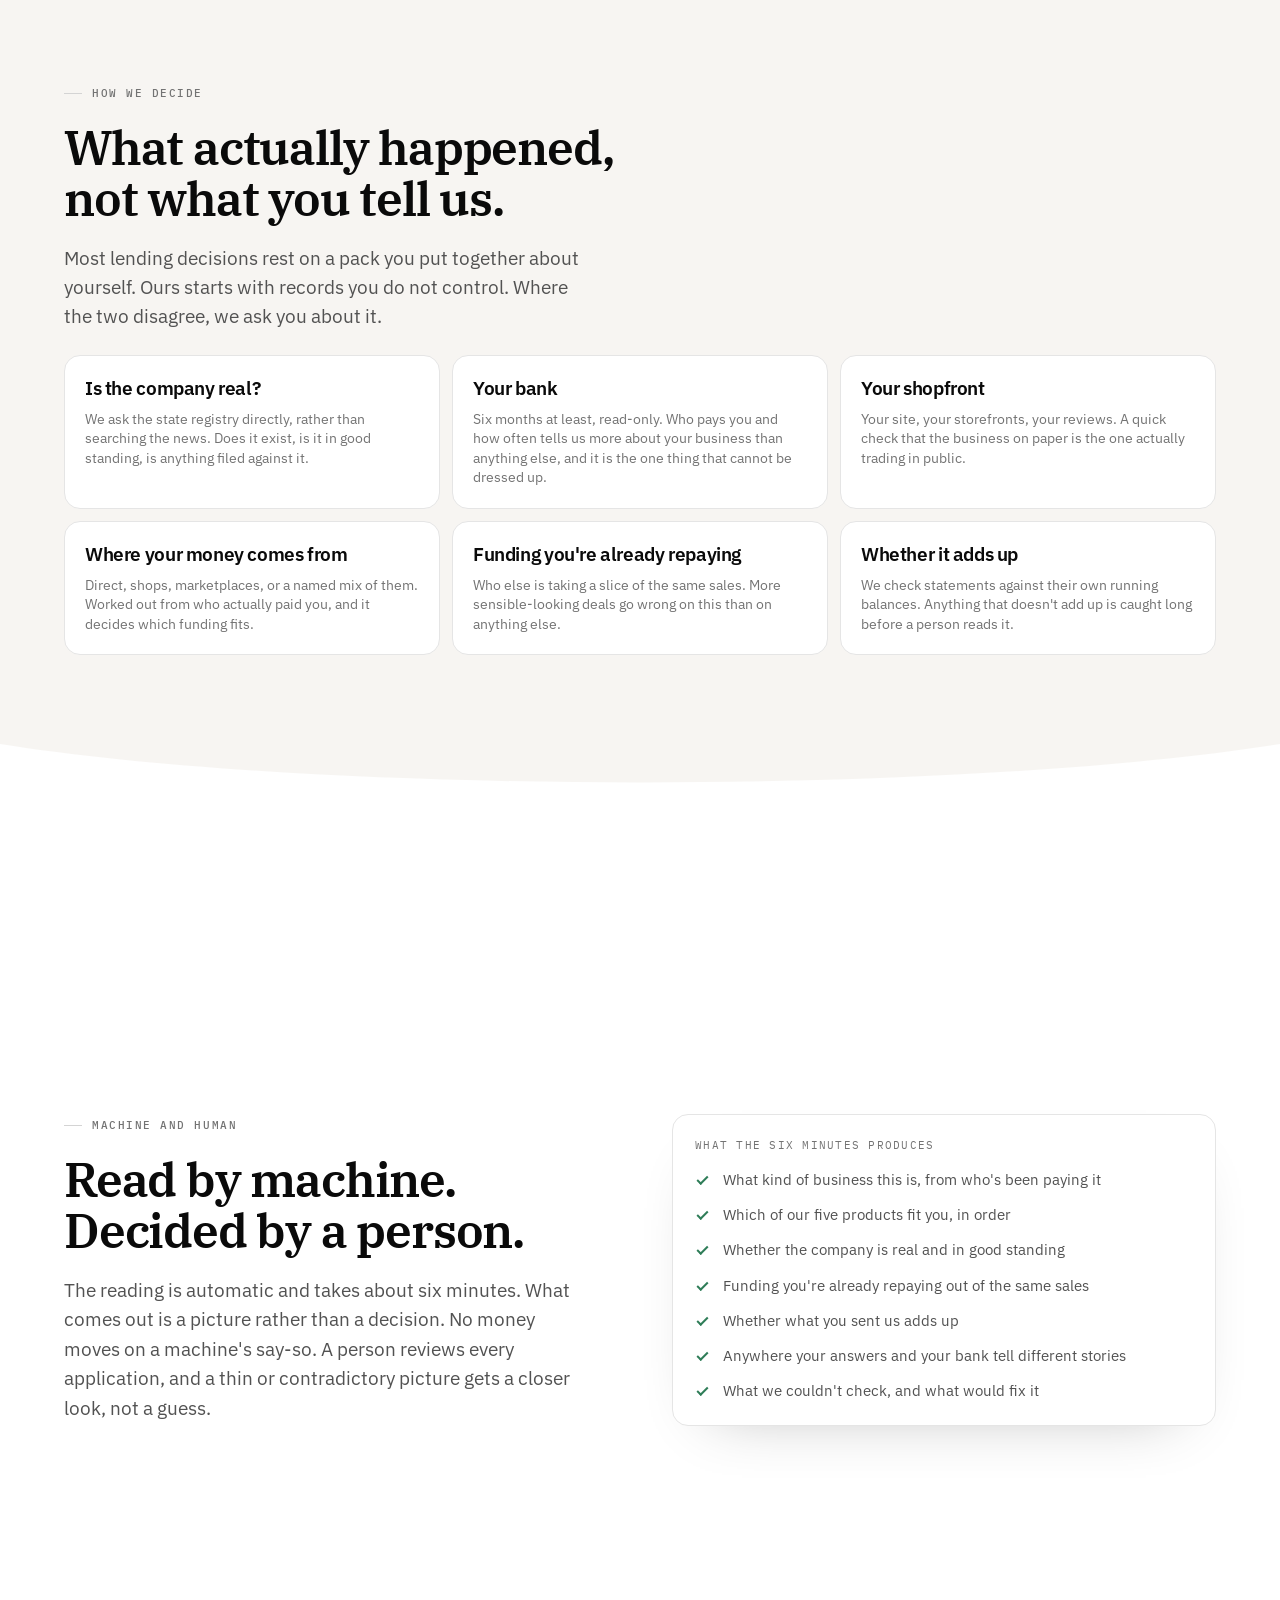
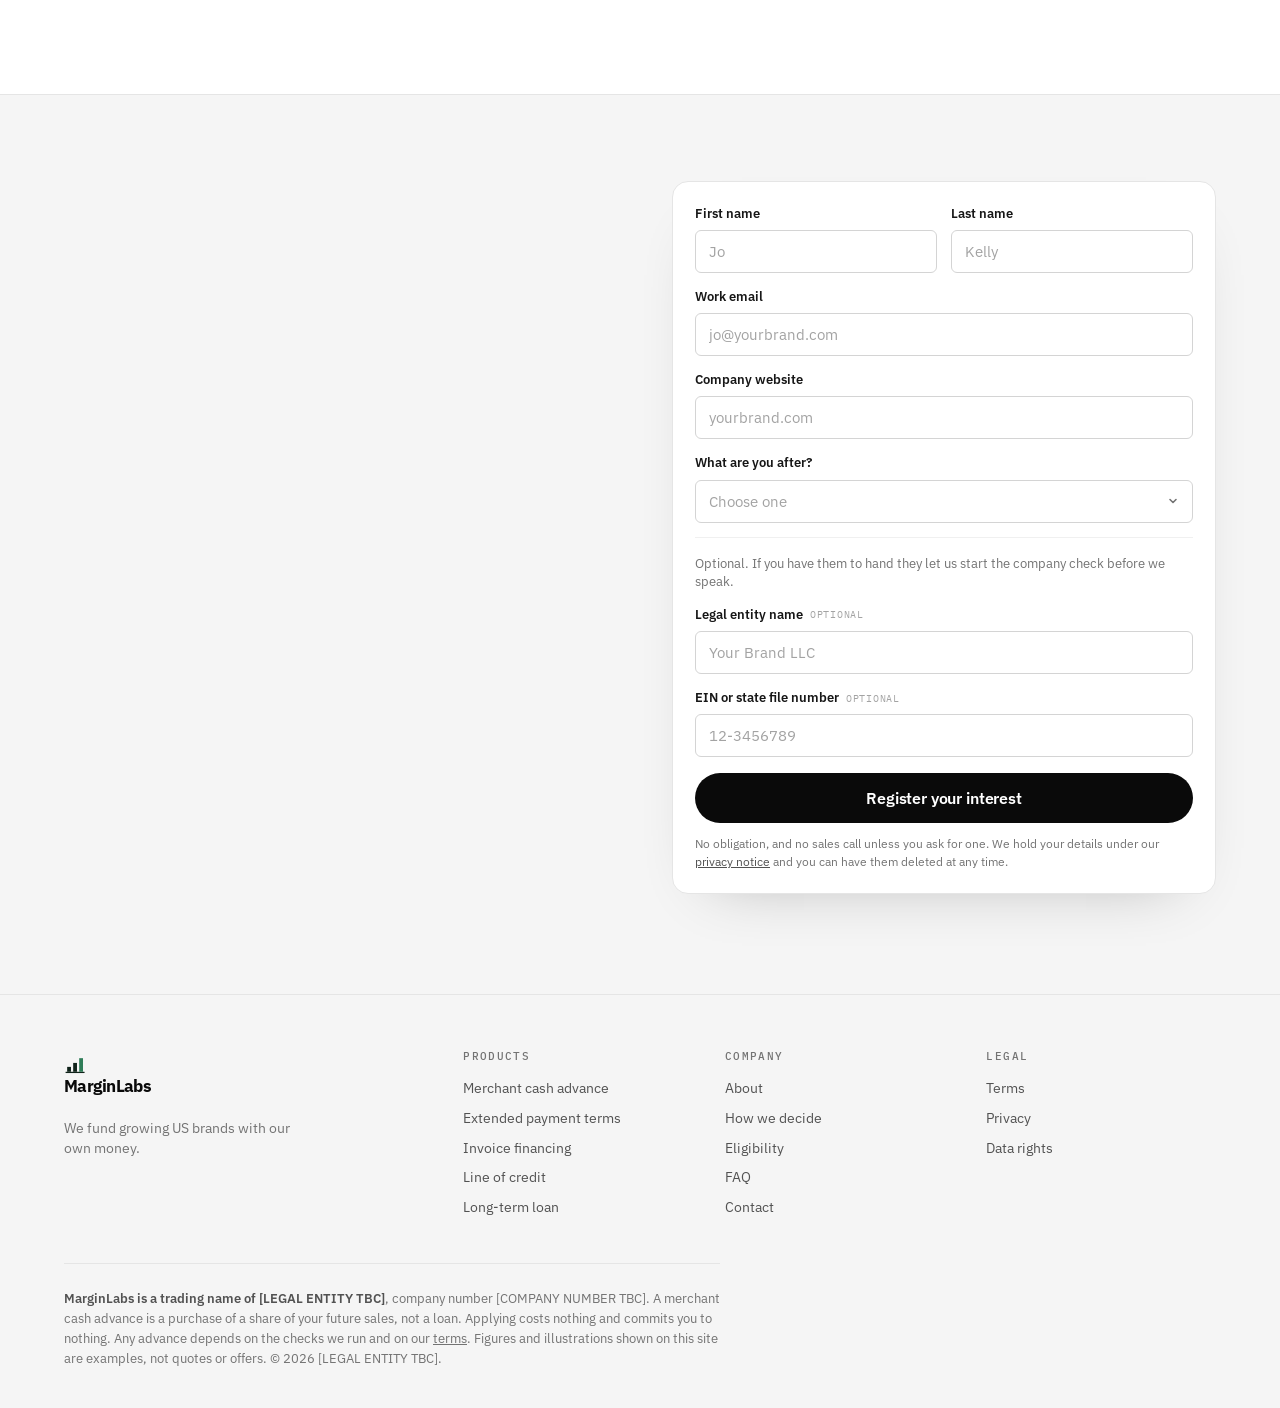
<file: company/index.html>
<!doctype html>
<html lang="en">
<head>
<meta charset="utf-8" />
<meta name="viewport" content="width=device-width, initial-scale=1" />
<title>Company · MarginLabs</title>
<meta name="description" content="We fund growing US brands with our own money. No broker, no panel of lenders, and nobody paid to steer you." />
<meta property="og:title" content="Company · MarginLabs" />
<meta property="og:description" content="We fund growing US brands with our own money. No broker, no panel of lenders, and nobody paid to steer you." />
<meta property="og:type" content="website" />
<meta property="og:url" content="https://getmarginlabs.com" />
<meta name="twitter:card" content="summary_large_image" />
<meta name="twitter:title" content="Company · MarginLabs" />
<meta name="twitter:description" content="We fund growing US brands with our own money. No broker, no panel of lenders, and nobody paid to steer you." />
<link rel="icon" href="../marginlabs-favicon.svg" type="image/svg+xml" />
<link rel="preconnect" href="https://fonts.googleapis.com" />
<link rel="preconnect" href="https://fonts.gstatic.com" crossorigin />
<link href="https://fonts.googleapis.com/css2?family=IBM+Plex+Mono:wght@400;500&family=IBM+Plex+Sans:wght@400;500;600;700&family=IBM+Plex+Serif:ital,wght@0,500;0,600;1,500&display=swap" rel="stylesheet" />
<link rel="stylesheet" href="../site.css" />
</head>
<body>
<div class="progress" id="progress" aria-hidden="true"></div>
<a class="skip" href="#main">Skip to content</a>

<nav class="nav" id="nav" aria-label="Primary">
  <a class="brand" href="../" aria-label="MarginLabs home"><svg viewBox="0 0 280 240" aria-hidden="true"><line class="mk-ink" x1="20" y1="220" x2="260" y2="220" stroke="#10231A" stroke-width="16"/><rect class="mk-ink" x="40" y="150" width="48" height="62" fill="#10231A"/><rect class="mk-ink" x="116" y="100" width="48" height="112" fill="#10231A"/><rect x="192" y="40" width="48" height="172" fill="#2F7D58"/></svg><span>MarginLabs</span></a>
  <div class="navlinks" id="navlinks">
    <div class="glide" id="glide" aria-hidden="true"></div>
    <div data-menu style="position:relative">
      <button class="navlink" aria-expanded="false">Products
        <svg class="caret" viewBox="0 0 12 12" fill="none" aria-hidden="true"><path d="M3 4.5 6 7.5 9 4.5" stroke="currentColor" stroke-width="1.6" stroke-linecap="round" stroke-linejoin="round"/></svg>
      </button>
      <div class="panel" role="menu">
        <a class="panelitem" href="../products/merchant-cash-advance" role="menuitem"><b>Merchant cash advance</b><em>Money now, paid back from your sales</em></a>
<a class="panelitem" href="../products/extended-payment-terms" role="menuitem"><b>Extended payment terms</b><em>Pay suppliers now, settle with us later</em></a>
<a class="panelitem" href="../products/invoice-financing" role="menuitem"><b>Invoice financing</b><em>Get paid now, and nobody is told</em></a>
<a class="panelitem" href="../products/line-of-credit" role="menuitem"><b>Line of credit</b><em>Dip into it when timing goes against you</em></a>
<a class="panelitem" href="../products/long-term-loan" role="menuitem"><b>Long-term loan</b><em>Fixed amount, fixed term, fixed repayments</em></a>
        <a class="panelitem" href="../products" role="menuitem" style="border-top:1px solid var(--line-soft);margin-top:6px;padding-top:12px"><b>Compare all five &rarr;</b></a>
      </div>
    </div>
    <div data-menu style="position:relative">
      <button class="navlink" aria-expanded="false">Company
        <svg class="caret" viewBox="0 0 12 12" fill="none" aria-hidden="true"><path d="M3 4.5 6 7.5 9 4.5" stroke="currentColor" stroke-width="1.6" stroke-linecap="round" stroke-linejoin="round"/></svg>
      </button>
      <div class="panel" role="menu">
        <a class="panelitem" href="../company" role="menuitem"><b>About MarginLabs</b><em>Who we are and why we fund with our own money</em></a>
        <a class="panelitem" href="../company#decide" role="menuitem"><b>How we decide</b><em>What we look at, and what it tells us</em></a>
        <a class="panelitem" href="../#who" role="menuitem"><b>Who we fund</b><em>The four ways brands get paid</em></a>
        <a class="panelitem" href="../terms.html" role="menuitem"><b>Terms</b><em>How the site and our assessment work</em></a>
        <a class="panelitem" href="../privacy.html" role="menuitem"><b>Privacy &amp; data</b><em>What we hold and how to remove it</em></a>
      </div>
    </div>
    <a class="navlink" href="../eligibility">Eligibility</a>
    <a class="navlink" href="../faq">FAQ</a>
    <a class="navlink" href="../contact">Contact</a>
  </div>
  <div class="navspacer"></div>
  <a class="nav-login" href="../triage/">Apply</a>
  <a class="navcta" href="../#register"><span class="cta-long">Register your interest</span><span class="cta-short">Register</span></a>
  <button class="navlink navtoggle" id="navtoggle" aria-expanded="false" aria-label="Menu">Menu</button>
</nav>
<main id="main">

<section class="sec sec--hero photo" data-dark-hero style="min-height:66svh">
  <div class="motif" aria-hidden="true"><svg viewBox="0 0 280 240"><line x1="20" y1="220" x2="260" y2="220" stroke="#2F7D58" stroke-width="10"/><rect x="40" y="150" width="48" height="62" fill="#2F7D58"/><rect x="116" y="100" width="48" height="112" fill="#2F7D58"/><rect x="192" y="40" width="48" height="172" fill="#2F7D58"/></svg></div>
  <svg class="curve curve--bottom" viewBox="0 0 1440 64" preserveAspectRatio="none" aria-hidden="true"><path d="M0,0 C360,64 1080,64 1440,0 L1440,64 L0,64 Z" fill="var(--surface)"/></svg>
  <div class="inner" style="max-width:840px">
    <div class="eyebrow rev">Company</div>
    <h1 class="rev" style="--i:1">We fund with <em>our own money</em>.</h1>
    <p class="lede rev" style="--i:2;margin-top:22px">
      That one fact decides almost everything else about how this works: what we ask for, what we
      tell you, and why we would rather say no clearly than yes vaguely.
    </p>
  </div>
</section>

<section class="sec sec--tall">
  <div class="inner split">
    <div>
      <div class="eyebrow rev">What we are</div>
      <h2 class="rev" style="--i:1">Our money.<br />No middleman.</h2>
      <p class="lede rev" style="--i:2;margin-top:20px">
        We fund brands with our own money. We do not put you in front of a panel of lenders, we do
        not take a commission for introducing you to anyone, and there is nobody else whose mood
        decides your answer.
      </p>
      <p class="note rev" style="--i:3;margin-top:20px">
        MarginLabs is a trading name of [LEGAL ENTITY TBC],<br />
        company number [COMPANY NUMBER TBC].
      </p>
    </div>
    <div class="contrast">
      <div class="row rev" style="--i:3"><div class="mk">01</div><div><b>Nobody's paid to steer you</b><span>There's no introducer fee, so nothing is nudging us toward one answer. If the honest answer is a smaller amount, that's the one you get.</span></div></div>
      <div class="row rev" style="--i:4"><div class="mk">02</div><div><b>We keep the risk</b><span>We don't sell it on. A funder that lives with the outcome looks at your business very differently from one that doesn't.</span></div></div>
      <div class="row rev" data-us style="--i:5"><div class="mk">03</div><div><b>A no comes with a reason</b><span>And if it's something you can fix, we'd much rather tell you and see you again in six months.</span></div></div>
    </div>
  </div>
</section>

<section class="sec sec--warm sec--tall" id="decide">
  <svg class="curve curve--top" viewBox="0 0 1440 64" preserveAspectRatio="none" aria-hidden="true"><path d="M0,64 C360,0 1080,0 1440,64 L1440,64 L0,64 Z" fill="var(--surface)"/></svg>
  <div class="inner">
    <div class="eyebrow rev">How we decide</div>
    <h2 class="rev" style="--i:1">What actually happened,<br />not what you tell us.</h2>
    <p class="lede rev" style="--i:2;margin-top:20px">
      Most lending decisions rest on a pack you put together about yourself. Ours starts with
      records you do not control. Where the two disagree, we ask you about it.
    </p>
    <div class="g3 mt-lg">
      <div class="tile rev" style="--i:3"><h3>Is the company real?</h3><p>We ask the state registry directly, rather than searching the news. Does it exist, is it in good standing, is anything filed against it.</p></div>
      <div class="tile rev" style="--i:4"><h3>Your bank</h3><p>Six months at least, read-only. Who pays you and how often tells us more about your business than anything else, and it is the one thing that cannot be dressed up.</p></div>
      <div class="tile rev" style="--i:5"><h3>Your shopfront</h3><p>Your site, your storefronts, your reviews. A quick check that the business on paper is the one actually trading in public.</p></div>
      <div class="tile rev" style="--i:6"><h3>Where your money comes from</h3><p>Direct, shops, marketplaces, or a named mix of them. Worked out from who actually paid you, and it decides which funding fits.</p></div>
      <div class="tile rev" style="--i:7"><h3>Funding you're already repaying</h3><p>Who else is taking a slice of the same sales. More sensible-looking deals go wrong on this than on anything else.</p></div>
      <div class="tile rev" style="--i:8"><h3>Whether it adds up</h3><p>We check statements against their own running balances. Anything that doesn't add up is caught long before a person reads it.</p></div>
    </div>
  </div>
  <svg class="curve curve--bottom" viewBox="0 0 1440 64" preserveAspectRatio="none" aria-hidden="true"><path d="M0,0 C360,64 1080,64 1440,0 L1440,64 L0,64 Z" fill="var(--surface)"/></svg>
</section>

<section class="sec sec--tall">
  <div class="inner split">
    <div>
      <div class="eyebrow rev">Machine and human</div>
      <h2 class="rev" style="--i:1">Read by machine.<br />Decided by a person.</h2>
      <p class="lede rev" style="--i:2;margin-top:20px">
        The reading is automatic and takes about six minutes. What comes out is a picture rather
        than a decision. No money moves on a machine's say-so. A person reviews every application,
        and a thin or contradictory picture gets a closer look, not a guess.
      </p>
    </div>
    <div class="card rev" style="--i:3">
      <div class="cap" style="margin-bottom:14px">What the six minutes produces</div>
      <ul class="ticks" style="margin:0">
        <li>What kind of business this is, from who's been paying it</li>
        <li>Which of our five products fit you, in order</li>
        <li>Whether the company is real and in good standing</li>
        <li>Funding you're already repaying out of the same sales</li>
        <li>Whether what you sent us adds up</li>
        <li>Anywhere your answers and your bank tell different stories</li>
        <li>What we couldn't check, and what would fix it</li>
      </ul>
    </div>
  </div>
</section>


<section class="sec sec--sunk sec--edge" id="register">
  <div class="inner formwrap">
    <div>
      <div class="eyebrow rev">Register your interest</div>
      <h2 class="rev" style="--i:1">Want to be early?</h2>
      <p class="lede rev" style="--i:2;margin-top:20px">We are opening up to a first group of US brands.</p>
      <p class="note rev" style="--i:3;margin-top:24px">
        Just give us your website. We will find your company details ourselves, which is a fair
        summary of what we do all day.
      </p>
      <div class="rev" style="--i:4;margin-top:26px">
        <a class="btn btn--quiet" href="../triage/" style="padding-left:0">Already trading? Apply now <span class="arrow">&rarr;</span></a>
      </div>
    </div>
    
      <div class="card rev" style="--i:3">
        <div class="formmsg" id="formmsg" role="status" aria-live="polite"></div>
        <form id="wl" data-source="company" novalidate>
          <div class="grid2">
            <div class="field"><label for="fn">First name</label>
              <input id="fn" name="first_name" type="text" autocomplete="given-name" required placeholder="Jo" /></div>
            <div class="field"><label for="ln">Last name</label>
              <input id="ln" name="last_name" type="text" autocomplete="family-name" required placeholder="Kelly" /></div>
          </div>
          <div class="field"><label for="em">Work email</label>
            <input id="em" name="email" type="email" autocomplete="email" required placeholder="jo@yourbrand.com" /></div>
          <div class="field"><label for="ws">Company website</label>
            <input id="ws" name="website" type="text" autocomplete="url" required placeholder="yourbrand.com" /></div>
          <div class="field"><label for="prod">What are you after?</label>
            <select id="prod" name="product_interest" required>
              <option value="" disabled selected>Choose one</option>
              <option value="merchant-cash-advance">Merchant cash advance</option><option value="extended-payment-terms">Extended payment terms</option><option value="invoice-financing">Invoice financing</option><option value="line-of-credit">Line of credit</option><option value="long-term-loan">Long-term loan</option>
              <option value="not-sure">Not sure yet, help me work it out</option>
            </select></div>
          <div class="optwrap">
            <p>Optional. If you have them to hand they let us start the company check before we speak.</p>
            <div class="field"><label for="legal">Legal entity name <em>optional</em></label>
              <input id="legal" name="legal_name" type="text" autocomplete="organization" placeholder="Your Brand LLC" /></div>
            <div class="field" style="margin-bottom:0"><label for="cno">EIN or state file number <em>optional</em></label>
              <input id="cno" name="company_number" type="text" placeholder="12-3456789" /></div>
          </div>
          <div aria-hidden="true" style="position:absolute;left:-9999px">
            <label for="hp">Do not fill this in</label>
            <input id="hp" name="fax" type="text" tabindex="-1" autocomplete="off" />
          </div>
          <button class="btn btn--primary" type="submit" id="submit" style="width:100%">Register your interest</button>
          <p class="formfoot">No obligation, and no sales call unless you ask for one. We hold your
            details under our <a href="../privacy.html">privacy notice</a> and you can have them deleted at any time.</p>
        </form>
      </div>
  </div>
</section>

</main>

<footer class="foot">
  <div class="inner">
    <div class="footgrid">
      <div>
        <a class="brand" href="../" style="margin-bottom:14px"><svg viewBox="0 0 280 240" aria-hidden="true"><line class="mk-ink" x1="20" y1="220" x2="260" y2="220" stroke="#10231A" stroke-width="16"/><rect class="mk-ink" x="40" y="150" width="48" height="62" fill="#10231A"/><rect class="mk-ink" x="116" y="100" width="48" height="112" fill="#10231A"/><rect x="192" y="40" width="48" height="172" fill="#2F7D58"/></svg><span>MarginLabs</span></a>
        <p style="font-size:13.5px;max-width:30ch;color:var(--muted)">We fund growing US brands with our own money.</p>
      </div>
      <div><h2>Products</h2><a href="../products/merchant-cash-advance">Merchant cash advance</a>
<a href="../products/extended-payment-terms">Extended payment terms</a>
<a href="../products/invoice-financing">Invoice financing</a>
<a href="../products/line-of-credit">Line of credit</a>
<a href="../products/long-term-loan">Long-term loan</a></div>
      <div><h2>Company</h2>
        <a href="../company">About</a>
        <a href="../company#decide">How we decide</a>
        <a href="../eligibility">Eligibility</a>
        <a href="../faq">FAQ</a>
        <a href="../contact">Contact</a>
      </div>
      <div><h2>Legal</h2>
        <a href="../terms.html">Terms</a>
        <a href="../privacy.html">Privacy</a>
        <a href="../data-rights.html">Data rights</a>
      </div>
    </div>
    <div class="footlegal">
      <b>MarginLabs is a trading name of [LEGAL ENTITY TBC]</b>, company number
      [COMPANY NUMBER TBC]. A merchant cash advance is a purchase of a share of your future
      sales, not a loan. Applying costs nothing and commits you to nothing.
      Any advance depends on the checks we run and on our <a href="../terms.html">terms</a>.
      Figures and illustrations shown on this site are examples, not quotes or offers.
      &copy; <span id="yr">2026</span> [LEGAL ENTITY TBC].
    </div>
  </div>
</footer>
<script src="../site.js"></script>
</body>
</html>
</file>
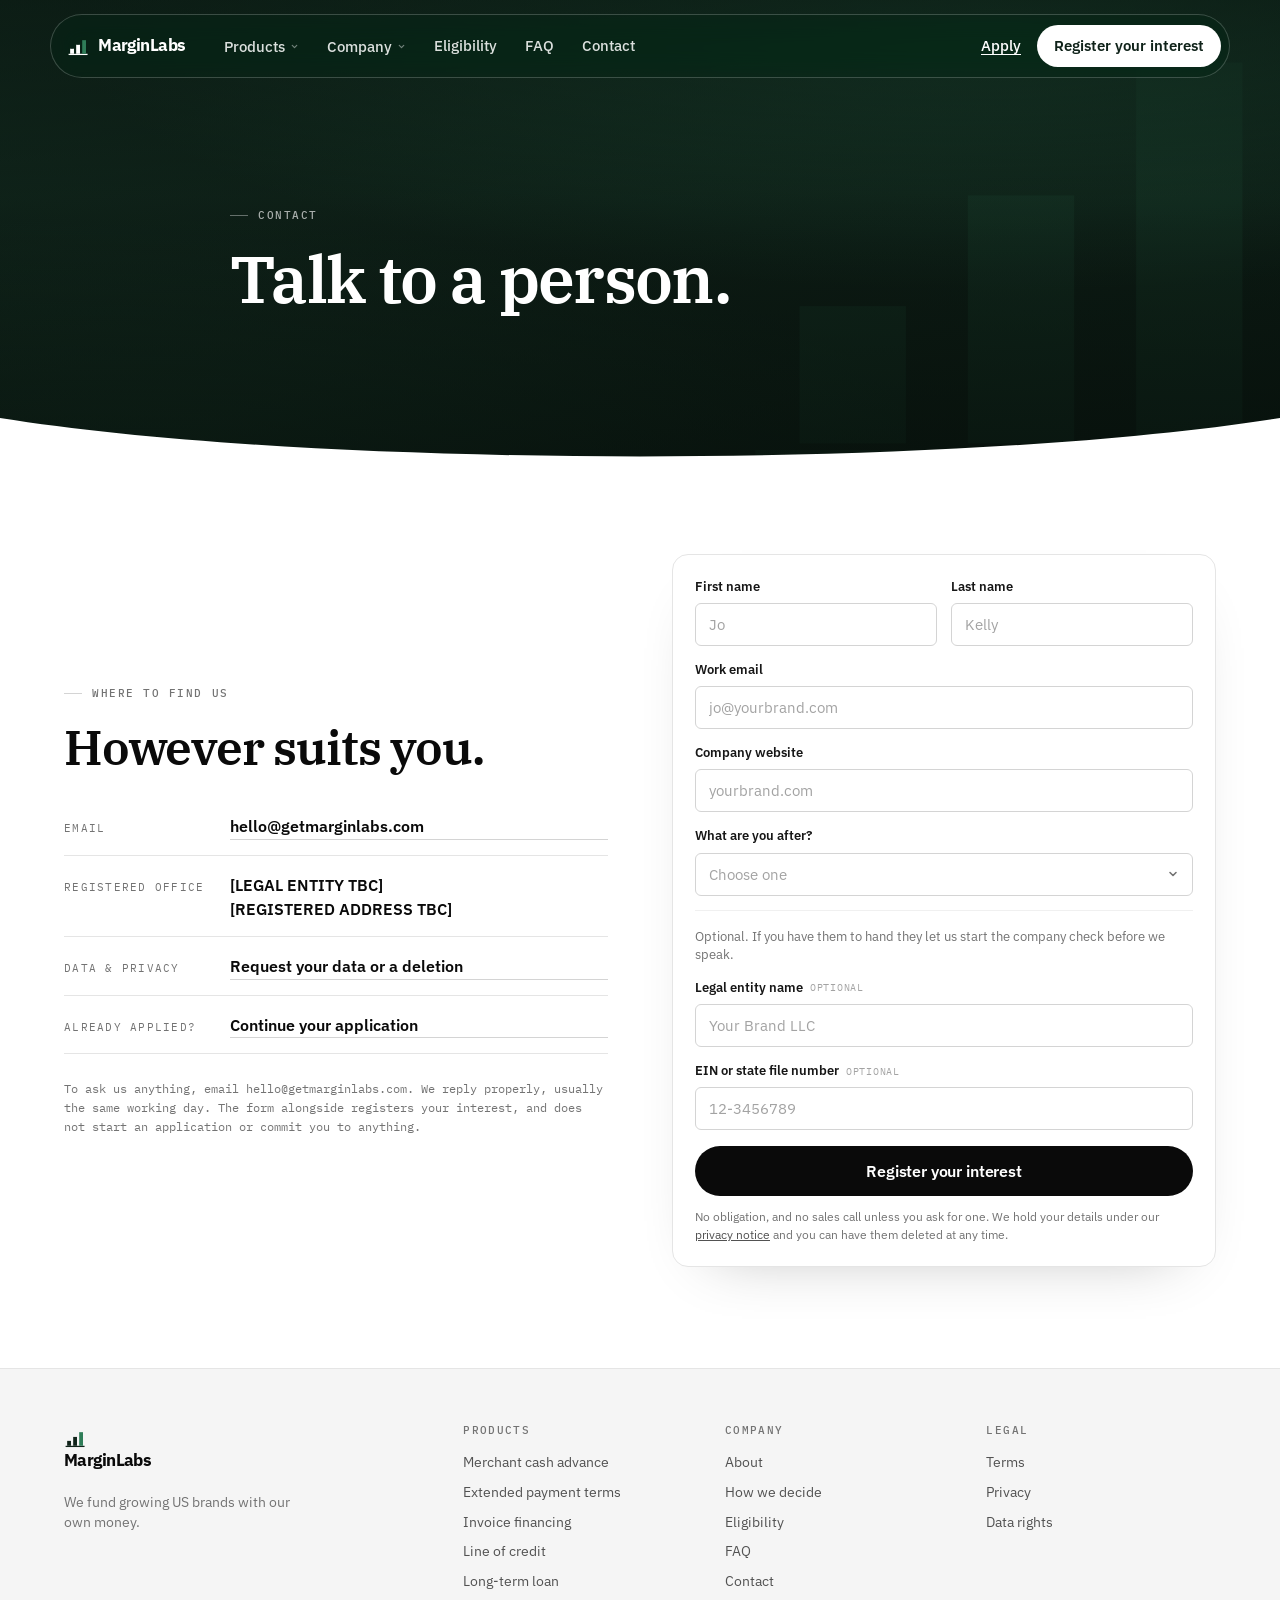
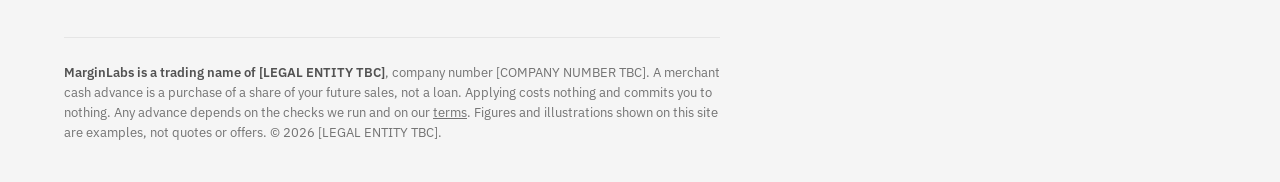
<file: contact/index.html>
<!doctype html>
<html lang="en">
<head>
<meta charset="utf-8" />
<meta name="viewport" content="width=device-width, initial-scale=1" />
<title>Contact · MarginLabs</title>
<meta name="description" content="Get in touch with MarginLabs. We fund growing US brands with our own money." />
<meta property="og:title" content="Contact · MarginLabs" />
<meta property="og:description" content="Get in touch with MarginLabs. We fund growing US brands with our own money." />
<meta property="og:type" content="website" />
<meta property="og:url" content="https://getmarginlabs.com" />
<meta name="twitter:card" content="summary_large_image" />
<meta name="twitter:title" content="Contact · MarginLabs" />
<meta name="twitter:description" content="Get in touch with MarginLabs. We fund growing US brands with our own money." />
<link rel="icon" href="../marginlabs-favicon.svg" type="image/svg+xml" />
<link rel="preconnect" href="https://fonts.googleapis.com" />
<link rel="preconnect" href="https://fonts.gstatic.com" crossorigin />
<link href="https://fonts.googleapis.com/css2?family=IBM+Plex+Mono:wght@400;500&family=IBM+Plex+Sans:wght@400;500;600;700&family=IBM+Plex+Serif:ital,wght@0,500;0,600;1,500&display=swap" rel="stylesheet" />
<link rel="stylesheet" href="../site.css" />
</head>
<body>
<div class="progress" id="progress" aria-hidden="true"></div>
<a class="skip" href="#main">Skip to content</a>

<nav class="nav" id="nav" aria-label="Primary">
  <a class="brand" href="../" aria-label="MarginLabs home"><svg viewBox="0 0 280 240" aria-hidden="true"><line class="mk-ink" x1="20" y1="220" x2="260" y2="220" stroke="#10231A" stroke-width="16"/><rect class="mk-ink" x="40" y="150" width="48" height="62" fill="#10231A"/><rect class="mk-ink" x="116" y="100" width="48" height="112" fill="#10231A"/><rect x="192" y="40" width="48" height="172" fill="#2F7D58"/></svg><span>MarginLabs</span></a>
  <div class="navlinks" id="navlinks">
    <div class="glide" id="glide" aria-hidden="true"></div>
    <div data-menu style="position:relative">
      <button class="navlink" aria-expanded="false">Products
        <svg class="caret" viewBox="0 0 12 12" fill="none" aria-hidden="true"><path d="M3 4.5 6 7.5 9 4.5" stroke="currentColor" stroke-width="1.6" stroke-linecap="round" stroke-linejoin="round"/></svg>
      </button>
      <div class="panel" role="menu">
        <a class="panelitem" href="../products/merchant-cash-advance" role="menuitem"><b>Merchant cash advance</b><em>Money now, paid back from your sales</em></a>
<a class="panelitem" href="../products/extended-payment-terms" role="menuitem"><b>Extended payment terms</b><em>Pay suppliers now, settle with us later</em></a>
<a class="panelitem" href="../products/invoice-financing" role="menuitem"><b>Invoice financing</b><em>Get paid now, and nobody is told</em></a>
<a class="panelitem" href="../products/line-of-credit" role="menuitem"><b>Line of credit</b><em>Dip into it when timing goes against you</em></a>
<a class="panelitem" href="../products/long-term-loan" role="menuitem"><b>Long-term loan</b><em>Fixed amount, fixed term, fixed repayments</em></a>
        <a class="panelitem" href="../products" role="menuitem" style="border-top:1px solid var(--line-soft);margin-top:6px;padding-top:12px"><b>Compare all five &rarr;</b></a>
      </div>
    </div>
    <div data-menu style="position:relative">
      <button class="navlink" aria-expanded="false">Company
        <svg class="caret" viewBox="0 0 12 12" fill="none" aria-hidden="true"><path d="M3 4.5 6 7.5 9 4.5" stroke="currentColor" stroke-width="1.6" stroke-linecap="round" stroke-linejoin="round"/></svg>
      </button>
      <div class="panel" role="menu">
        <a class="panelitem" href="../company" role="menuitem"><b>About MarginLabs</b><em>Who we are and why we fund with our own money</em></a>
        <a class="panelitem" href="../company#decide" role="menuitem"><b>How we decide</b><em>What we look at, and what it tells us</em></a>
        <a class="panelitem" href="../#who" role="menuitem"><b>Who we fund</b><em>The four ways brands get paid</em></a>
        <a class="panelitem" href="../terms.html" role="menuitem"><b>Terms</b><em>How the site and our assessment work</em></a>
        <a class="panelitem" href="../privacy.html" role="menuitem"><b>Privacy &amp; data</b><em>What we hold and how to remove it</em></a>
      </div>
    </div>
    <a class="navlink" href="../eligibility">Eligibility</a>
    <a class="navlink" href="../faq">FAQ</a>
    <a class="navlink" href="../contact">Contact</a>
  </div>
  <div class="navspacer"></div>
  <a class="nav-login" href="../triage/">Apply</a>
  <a class="navcta" href="../#register"><span class="cta-long">Register your interest</span><span class="cta-short">Register</span></a>
  <button class="navlink navtoggle" id="navtoggle" aria-expanded="false" aria-label="Menu">Menu</button>
</nav>
<main id="main">

<section class="sec sec--hero photo" data-dark-hero style="min-height:52svh">
  <div class="motif" aria-hidden="true"><svg viewBox="0 0 280 240"><line x1="20" y1="220" x2="260" y2="220" stroke="#2F7D58" stroke-width="10"/><rect x="40" y="150" width="48" height="62" fill="#2F7D58"/><rect x="116" y="100" width="48" height="112" fill="#2F7D58"/><rect x="192" y="40" width="48" height="172" fill="#2F7D58"/></svg></div>
  <svg class="curve curve--bottom" viewBox="0 0 1440 64" preserveAspectRatio="none" aria-hidden="true"><path d="M0,0 C360,64 1080,64 1440,0 L1440,64 L0,64 Z" fill="var(--surface)"/></svg>
  <div class="inner" style="max-width:820px">
    <div class="eyebrow rev">Contact</div>
    <h1 class="rev" style="--i:1">Talk to a person.</h1>
  </div>
</section>

<section class="sec">
  <div class="inner split">
    <div>
      <div class="eyebrow rev">Where to find us</div>
      <h2 class="rev" style="--i:1">However suits you.</h2>
      <div class="contacts rev" style="--i:2">
        <div class="crow"><span class="cap">Email</span><a href="mailto:hello@getmarginlabs.com">hello@getmarginlabs.com</a></div>
        <div class="crow"><span class="cap">Registered office</span><b>[LEGAL ENTITY TBC]<br />[REGISTERED ADDRESS TBC]</b></div>
        <div class="crow"><span class="cap">Data &amp; privacy</span><a href="../data-rights.html">Request your data or a deletion</a></div>
        <div class="crow"><span class="cap">Already applied?</span><a href="../triage/">Continue your application</a></div>
      </div>
      <p class="note" style="margin-top:26px">
        To ask us anything, email hello@getmarginlabs.com. We reply properly, usually the same
        working day. The form alongside registers your interest, and does not start an application
        or commit you to anything.
      </p>
    </div>
    
      <div class="card rev" style="--i:3">
        <div class="formmsg" id="formmsg" role="status" aria-live="polite"></div>
        <form id="wl" data-source="contact" novalidate>
          <div class="grid2">
            <div class="field"><label for="fn">First name</label>
              <input id="fn" name="first_name" type="text" autocomplete="given-name" required placeholder="Jo" /></div>
            <div class="field"><label for="ln">Last name</label>
              <input id="ln" name="last_name" type="text" autocomplete="family-name" required placeholder="Kelly" /></div>
          </div>
          <div class="field"><label for="em">Work email</label>
            <input id="em" name="email" type="email" autocomplete="email" required placeholder="jo@yourbrand.com" /></div>
          <div class="field"><label for="ws">Company website</label>
            <input id="ws" name="website" type="text" autocomplete="url" required placeholder="yourbrand.com" /></div>
          <div class="field"><label for="prod">What are you after?</label>
            <select id="prod" name="product_interest" required>
              <option value="" disabled selected>Choose one</option>
              <option value="merchant-cash-advance">Merchant cash advance</option><option value="extended-payment-terms">Extended payment terms</option><option value="invoice-financing">Invoice financing</option><option value="line-of-credit">Line of credit</option><option value="long-term-loan">Long-term loan</option>
              <option value="not-sure">Not sure yet, help me work it out</option>
            </select></div>
          <div class="optwrap">
            <p>Optional. If you have them to hand they let us start the company check before we speak.</p>
            <div class="field"><label for="legal">Legal entity name <em>optional</em></label>
              <input id="legal" name="legal_name" type="text" autocomplete="organization" placeholder="Your Brand LLC" /></div>
            <div class="field" style="margin-bottom:0"><label for="cno">EIN or state file number <em>optional</em></label>
              <input id="cno" name="company_number" type="text" placeholder="12-3456789" /></div>
          </div>
          <div aria-hidden="true" style="position:absolute;left:-9999px">
            <label for="hp">Do not fill this in</label>
            <input id="hp" name="fax" type="text" tabindex="-1" autocomplete="off" />
          </div>
          <button class="btn btn--primary" type="submit" id="submit" style="width:100%">Register your interest</button>
          <p class="formfoot">No obligation, and no sales call unless you ask for one. We hold your
            details under our <a href="../privacy.html">privacy notice</a> and you can have them deleted at any time.</p>
        </form>
      </div>
  </div>
</section>

</main>

<footer class="foot">
  <div class="inner">
    <div class="footgrid">
      <div>
        <a class="brand" href="../" style="margin-bottom:14px"><svg viewBox="0 0 280 240" aria-hidden="true"><line class="mk-ink" x1="20" y1="220" x2="260" y2="220" stroke="#10231A" stroke-width="16"/><rect class="mk-ink" x="40" y="150" width="48" height="62" fill="#10231A"/><rect class="mk-ink" x="116" y="100" width="48" height="112" fill="#10231A"/><rect x="192" y="40" width="48" height="172" fill="#2F7D58"/></svg><span>MarginLabs</span></a>
        <p style="font-size:13.5px;max-width:30ch;color:var(--muted)">We fund growing US brands with our own money.</p>
      </div>
      <div><h2>Products</h2><a href="../products/merchant-cash-advance">Merchant cash advance</a>
<a href="../products/extended-payment-terms">Extended payment terms</a>
<a href="../products/invoice-financing">Invoice financing</a>
<a href="../products/line-of-credit">Line of credit</a>
<a href="../products/long-term-loan">Long-term loan</a></div>
      <div><h2>Company</h2>
        <a href="../company">About</a>
        <a href="../company#decide">How we decide</a>
        <a href="../eligibility">Eligibility</a>
        <a href="../faq">FAQ</a>
        <a href="../contact">Contact</a>
      </div>
      <div><h2>Legal</h2>
        <a href="../terms.html">Terms</a>
        <a href="../privacy.html">Privacy</a>
        <a href="../data-rights.html">Data rights</a>
      </div>
    </div>
    <div class="footlegal">
      <b>MarginLabs is a trading name of [LEGAL ENTITY TBC]</b>, company number
      [COMPANY NUMBER TBC]. A merchant cash advance is a purchase of a share of your future
      sales, not a loan. Applying costs nothing and commits you to nothing.
      Any advance depends on the checks we run and on our <a href="../terms.html">terms</a>.
      Figures and illustrations shown on this site are examples, not quotes or offers.
      &copy; <span id="yr">2026</span> [LEGAL ENTITY TBC].
    </div>
  </div>
</footer>
<script src="../site.js"></script>
</body>
</html>
</file>
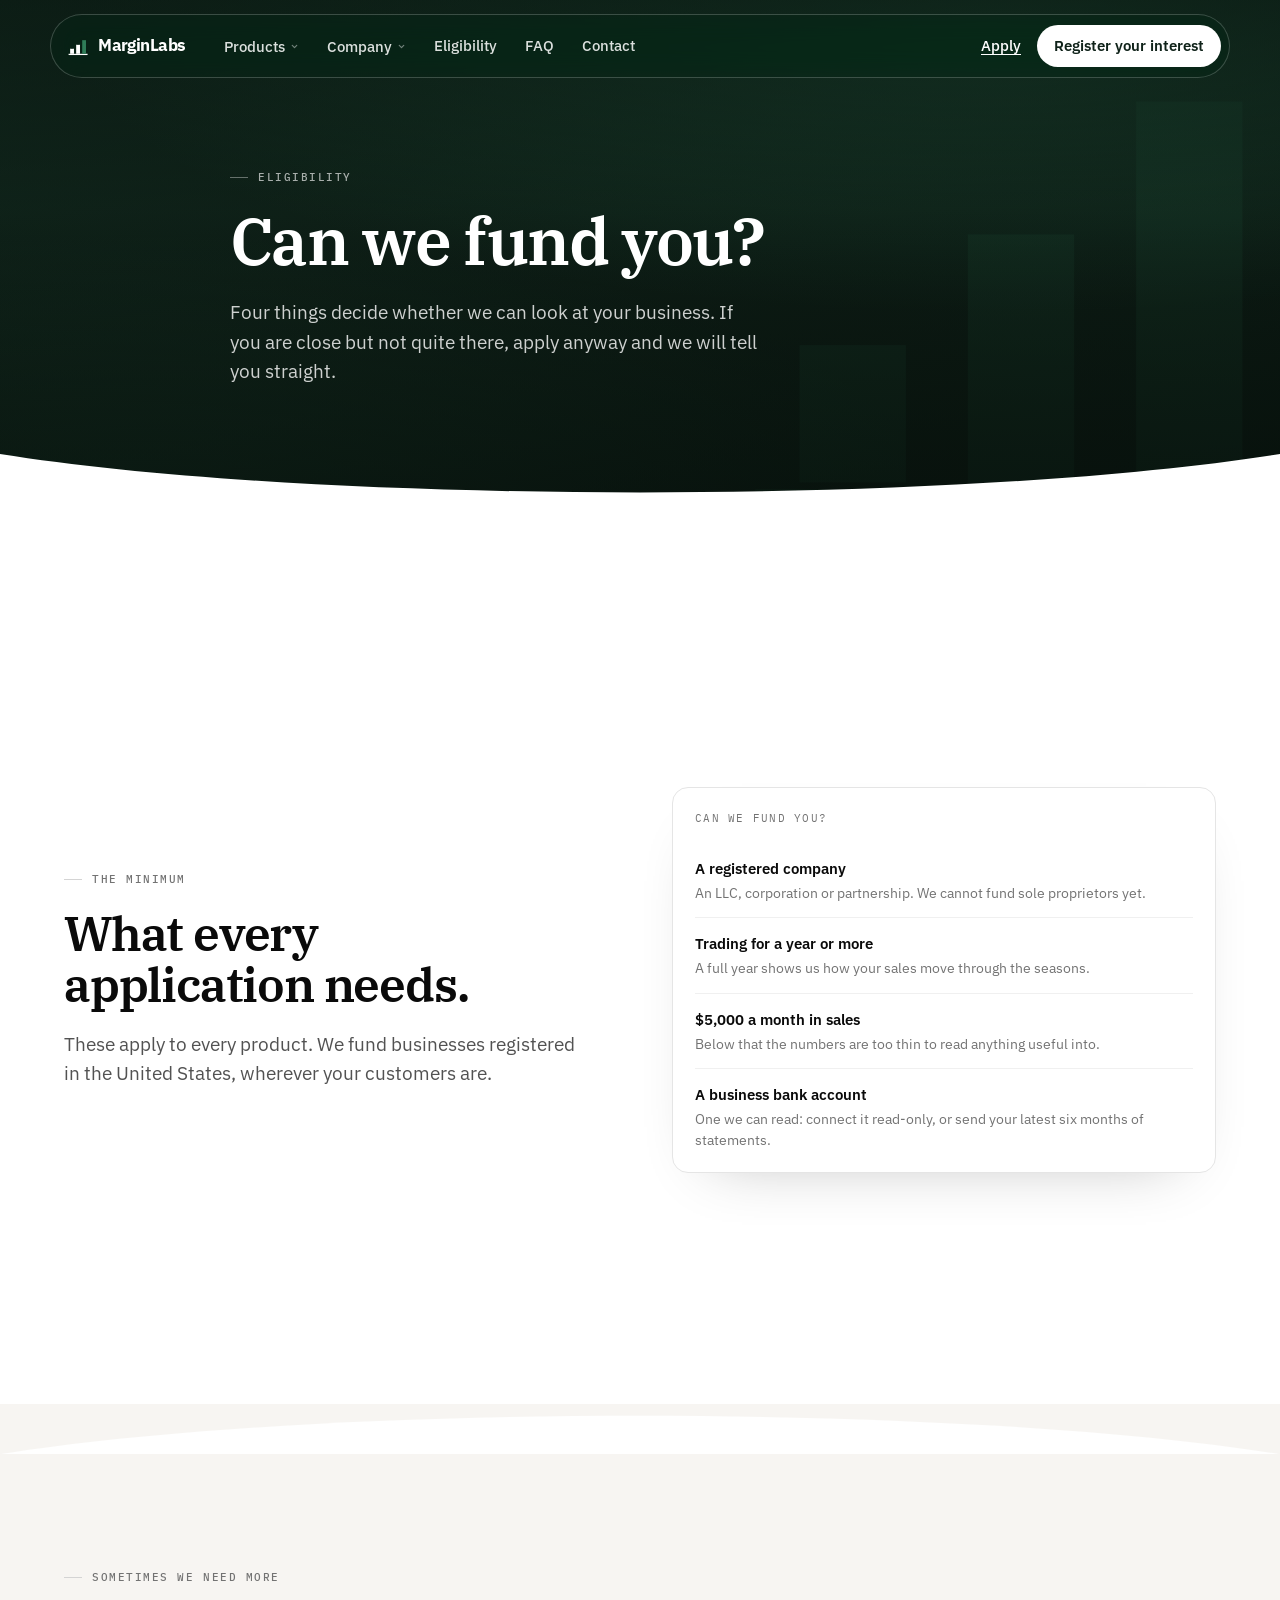
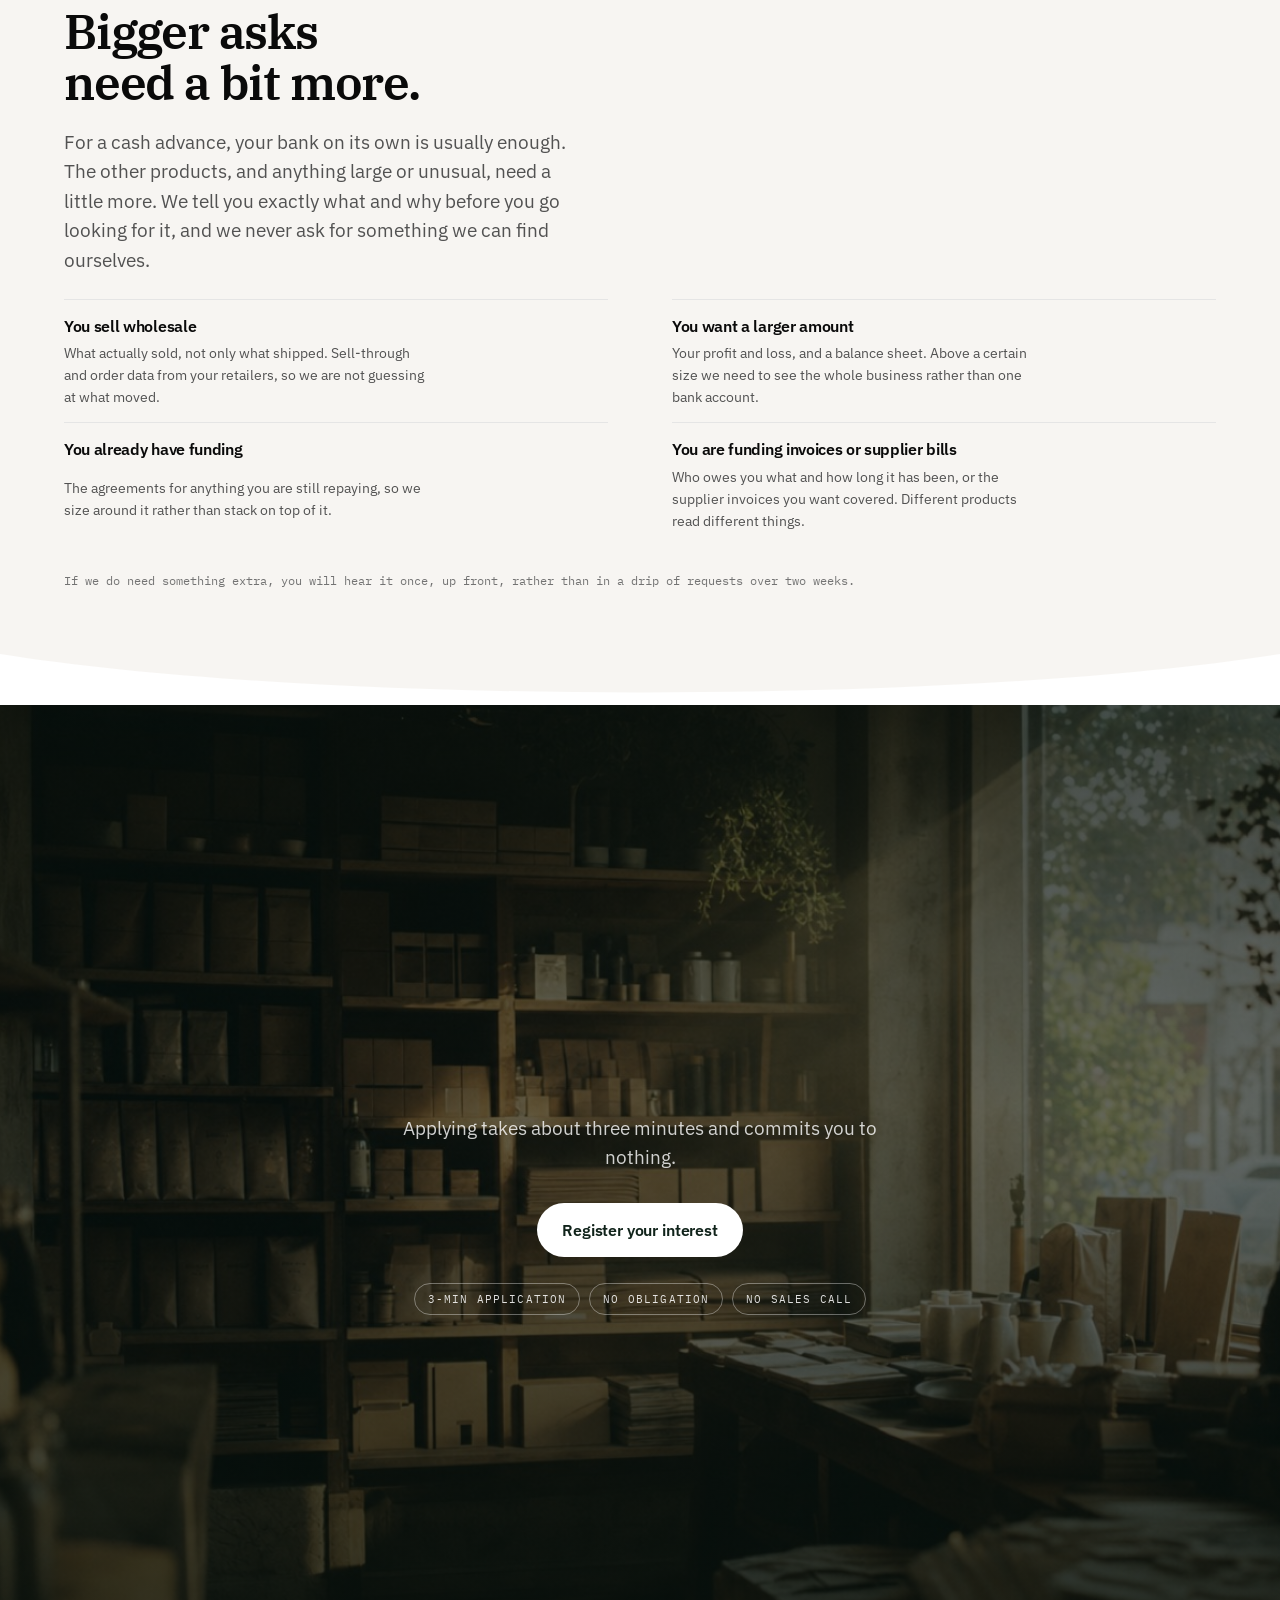
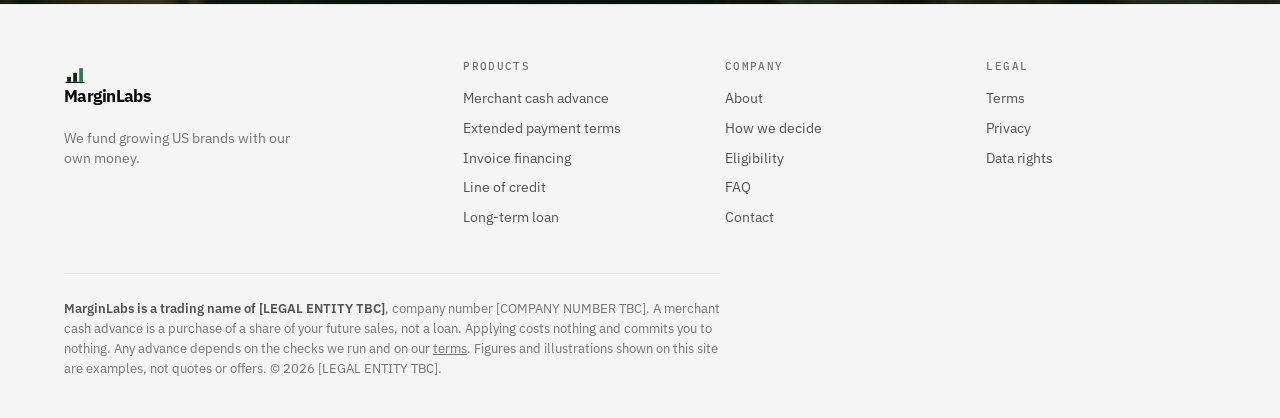
<file: eligibility/index.html>
<!doctype html>
<html lang="en">
<head>
<meta charset="utf-8" />
<meta name="viewport" content="width=device-width, initial-scale=1" />
<title>Eligibility · MarginLabs</title>
<meta name="description" content="Can MarginLabs fund you? What every application needs, and when we ask for a little more." />
<meta property="og:title" content="Eligibility · MarginLabs" />
<meta property="og:description" content="Can MarginLabs fund you? What every application needs, and when we ask for a little more." />
<meta property="og:type" content="website" />
<meta property="og:url" content="https://getmarginlabs.com" />
<meta name="twitter:card" content="summary_large_image" />
<meta name="twitter:title" content="Eligibility · MarginLabs" />
<meta name="twitter:description" content="Can MarginLabs fund you? What every application needs, and when we ask for a little more." />
<link rel="icon" href="../marginlabs-favicon.svg" type="image/svg+xml" />
<link rel="preconnect" href="https://fonts.googleapis.com" />
<link rel="preconnect" href="https://fonts.gstatic.com" crossorigin />
<link href="https://fonts.googleapis.com/css2?family=IBM+Plex+Mono:wght@400;500&family=IBM+Plex+Sans:wght@400;500;600;700&family=IBM+Plex+Serif:ital,wght@0,500;0,600;1,500&display=swap" rel="stylesheet" />
<link rel="stylesheet" href="../site.css" />
</head>
<body>
<div class="progress" id="progress" aria-hidden="true"></div>
<a class="skip" href="#main">Skip to content</a>

<nav class="nav" id="nav" aria-label="Primary">
  <a class="brand" href="../" aria-label="MarginLabs home"><svg viewBox="0 0 280 240" aria-hidden="true"><line class="mk-ink" x1="20" y1="220" x2="260" y2="220" stroke="#10231A" stroke-width="16"/><rect class="mk-ink" x="40" y="150" width="48" height="62" fill="#10231A"/><rect class="mk-ink" x="116" y="100" width="48" height="112" fill="#10231A"/><rect x="192" y="40" width="48" height="172" fill="#2F7D58"/></svg><span>MarginLabs</span></a>
  <div class="navlinks" id="navlinks">
    <div class="glide" id="glide" aria-hidden="true"></div>
    <div data-menu style="position:relative">
      <button class="navlink" aria-expanded="false">Products
        <svg class="caret" viewBox="0 0 12 12" fill="none" aria-hidden="true"><path d="M3 4.5 6 7.5 9 4.5" stroke="currentColor" stroke-width="1.6" stroke-linecap="round" stroke-linejoin="round"/></svg>
      </button>
      <div class="panel" role="menu">
        <a class="panelitem" href="../products/merchant-cash-advance" role="menuitem"><b>Merchant cash advance</b><em>Money now, paid back from your sales</em></a>
<a class="panelitem" href="../products/extended-payment-terms" role="menuitem"><b>Extended payment terms</b><em>Pay suppliers now, settle with us later</em></a>
<a class="panelitem" href="../products/invoice-financing" role="menuitem"><b>Invoice financing</b><em>Get paid now, and nobody is told</em></a>
<a class="panelitem" href="../products/line-of-credit" role="menuitem"><b>Line of credit</b><em>Dip into it when timing goes against you</em></a>
<a class="panelitem" href="../products/long-term-loan" role="menuitem"><b>Long-term loan</b><em>Fixed amount, fixed term, fixed repayments</em></a>
        <a class="panelitem" href="../products" role="menuitem" style="border-top:1px solid var(--line-soft);margin-top:6px;padding-top:12px"><b>Compare all five &rarr;</b></a>
      </div>
    </div>
    <div data-menu style="position:relative">
      <button class="navlink" aria-expanded="false">Company
        <svg class="caret" viewBox="0 0 12 12" fill="none" aria-hidden="true"><path d="M3 4.5 6 7.5 9 4.5" stroke="currentColor" stroke-width="1.6" stroke-linecap="round" stroke-linejoin="round"/></svg>
      </button>
      <div class="panel" role="menu">
        <a class="panelitem" href="../company" role="menuitem"><b>About MarginLabs</b><em>Who we are and why we fund with our own money</em></a>
        <a class="panelitem" href="../company#decide" role="menuitem"><b>How we decide</b><em>What we look at, and what it tells us</em></a>
        <a class="panelitem" href="../#who" role="menuitem"><b>Who we fund</b><em>The four ways brands get paid</em></a>
        <a class="panelitem" href="../terms.html" role="menuitem"><b>Terms</b><em>How the site and our assessment work</em></a>
        <a class="panelitem" href="../privacy.html" role="menuitem"><b>Privacy &amp; data</b><em>What we hold and how to remove it</em></a>
      </div>
    </div>
    <a class="navlink" href="../eligibility">Eligibility</a>
    <a class="navlink" href="../faq">FAQ</a>
    <a class="navlink" href="../contact">Contact</a>
  </div>
  <div class="navspacer"></div>
  <a class="nav-login" href="../triage/">Apply</a>
  <a class="navcta" href="../#register"><span class="cta-long">Register your interest</span><span class="cta-short">Register</span></a>
  <button class="navlink navtoggle" id="navtoggle" aria-expanded="false" aria-label="Menu">Menu</button>
</nav>
<main id="main">

<section class="sec sec--hero photo" data-dark-hero style="min-height:56svh">
  <div class="motif" aria-hidden="true"><svg viewBox="0 0 280 240"><line x1="20" y1="220" x2="260" y2="220" stroke="#2F7D58" stroke-width="10"/><rect x="40" y="150" width="48" height="62" fill="#2F7D58"/><rect x="116" y="100" width="48" height="112" fill="#2F7D58"/><rect x="192" y="40" width="48" height="172" fill="#2F7D58"/></svg></div>
  <svg class="curve curve--bottom" viewBox="0 0 1440 64" preserveAspectRatio="none" aria-hidden="true"><path d="M0,0 C360,64 1080,64 1440,0 L1440,64 L0,64 Z" fill="var(--surface)"/></svg>
  <div class="inner" style="max-width:820px">
    <div class="eyebrow rev">Eligibility</div>
    <h1 class="rev" style="--i:1">Can we fund you?</h1>
    <p class="lede rev" style="--i:2;margin-top:22px">
      Four things decide whether we can look at your business. If you are close but not quite
      there, apply anyway and we will tell you straight.
    </p>
  </div>
</section>

<section class="sec sec--tall">
  <div class="inner split">
    <div>
      <div class="eyebrow rev">The minimum</div>
      <h2 class="rev" style="--i:1">What every<br />application needs.</h2>
      <p class="lede rev" style="--i:2;margin-top:20px">
        These apply to every product. We fund businesses registered in the United States,
        wherever your customers are.
      </p>
    </div>
    <div class="card rev" style="--i:3">
      <div class="cap" style="margin-bottom:16px">Can we fund you?</div>
      <ul class="eligs"><li><b>A registered company</b><span>An LLC, corporation or partnership. We cannot fund sole proprietors yet.</span></li><li><b>Trading for a year or more</b><span>A full year shows us how your sales move through the seasons.</span></li><li><b>$5,000 a month in sales</b><span>Below that the numbers are too thin to read anything useful into.</span></li><li><b>A business bank account</b><span>One we can read: connect it read-only, or send your latest six months of statements.</span></li></ul>
    </div>
  </div>
</section>

<section class="sec sec--tall sec--warm" id="more">
  <svg class="curve curve--top" viewBox="0 0 1440 64" preserveAspectRatio="none" aria-hidden="true"><path d="M0,64 C360,0 1080,0 1440,64 L1440,64 L0,64 Z" fill="var(--surface)"/></svg>
  <div class="inner">
    <div class="eyebrow rev">Sometimes we need more</div>
    <h2 class="rev" style="--i:1">Bigger asks<br />need a bit more.</h2>
    <p class="lede rev" style="--i:2;margin-top:20px">
      For a cash advance, your bank on its own is usually enough. The other products, and
      anything large or unusual, need a little more. We tell you exactly what and why before
      you go looking for it, and we never ask for something we can find ourselves.
    </p>

    <div class="needs mt-lg">
      <div class="need rev" style="--i:3">
        <b>You sell wholesale</b>
        <span>What actually sold, not only what shipped. Sell-through and order data from
              your retailers, so we are not guessing at what moved.</span>
      </div>
      <div class="need rev" style="--i:4">
        <b>You want a larger amount</b>
        <span>Your profit and loss, and a balance sheet. Above a certain size we need to see
              the whole business rather than one bank account.</span>
      </div>
      <div class="need rev" style="--i:5">
        <b>You already have funding</b>
        <span>The agreements for anything you are still repaying, so we size around it rather
              than stack on top of it.</span>
      </div>
      <div class="need rev" style="--i:6">
        <b>You are funding invoices or supplier bills</b>
        <span>Who owes you what and how long it has been, or the supplier invoices you want
              covered. Different products read different things.</span>
      </div>
    </div>

    <p class="note rev" style="--i:7;margin-top:26px">
      If we do need something extra, you will hear it once, up front, rather than in a
      drip of requests over two weeks.
    </p>
  </div>
  <svg class="curve curve--bottom" viewBox="0 0 1440 64" preserveAspectRatio="none" aria-hidden="true"><path d="M0,0 C360,64 1080,64 1440,0 L1440,64 L0,64 Z" fill="var(--surface)"/></svg>
</section>

<section class="sec sec--tall photo photo--cta" style="text-align:center;--img:url(../assets/cta.jpg)">
  <div class="inner" style="max-width:760px">
    <h2 class="rev" style="color:#fff">Think you fit?</h2>
    <p class="lede rev" style="--i:1;margin:18px auto 0;color:rgba(255,255,255,.8)">Applying takes about three minutes and commits you to nothing.</p>
    <div class="rev" style="--i:2;margin-top:30px">
      <a class="btn btn--light" href="../#register">Register your interest</a>
    </div>
    <div class="chips rev" style="--i:3;margin-top:26px;justify-content:center"><span class="ochip">3-MIN APPLICATION</span><span class="ochip">NO OBLIGATION</span><span class="ochip">NO SALES CALL</span></div>
  </div>
</section>

</main>

<footer class="foot">
  <div class="inner">
    <div class="footgrid">
      <div>
        <a class="brand" href="../" style="margin-bottom:14px"><svg viewBox="0 0 280 240" aria-hidden="true"><line class="mk-ink" x1="20" y1="220" x2="260" y2="220" stroke="#10231A" stroke-width="16"/><rect class="mk-ink" x="40" y="150" width="48" height="62" fill="#10231A"/><rect class="mk-ink" x="116" y="100" width="48" height="112" fill="#10231A"/><rect x="192" y="40" width="48" height="172" fill="#2F7D58"/></svg><span>MarginLabs</span></a>
        <p style="font-size:13.5px;max-width:30ch;color:var(--muted)">We fund growing US brands with our own money.</p>
      </div>
      <div><h2>Products</h2><a href="../products/merchant-cash-advance">Merchant cash advance</a>
<a href="../products/extended-payment-terms">Extended payment terms</a>
<a href="../products/invoice-financing">Invoice financing</a>
<a href="../products/line-of-credit">Line of credit</a>
<a href="../products/long-term-loan">Long-term loan</a></div>
      <div><h2>Company</h2>
        <a href="../company">About</a>
        <a href="../company#decide">How we decide</a>
        <a href="../eligibility">Eligibility</a>
        <a href="../faq">FAQ</a>
        <a href="../contact">Contact</a>
      </div>
      <div><h2>Legal</h2>
        <a href="../terms.html">Terms</a>
        <a href="../privacy.html">Privacy</a>
        <a href="../data-rights.html">Data rights</a>
      </div>
    </div>
    <div class="footlegal">
      <b>MarginLabs is a trading name of [LEGAL ENTITY TBC]</b>, company number
      [COMPANY NUMBER TBC]. A merchant cash advance is a purchase of a share of your future
      sales, not a loan. Applying costs nothing and commits you to nothing.
      Any advance depends on the checks we run and on our <a href="../terms.html">terms</a>.
      Figures and illustrations shown on this site are examples, not quotes or offers.
      &copy; <span id="yr">2026</span> [LEGAL ENTITY TBC].
    </div>
  </div>
</footer>
<script src="../site.js"></script>
</body>
</html>
</file>
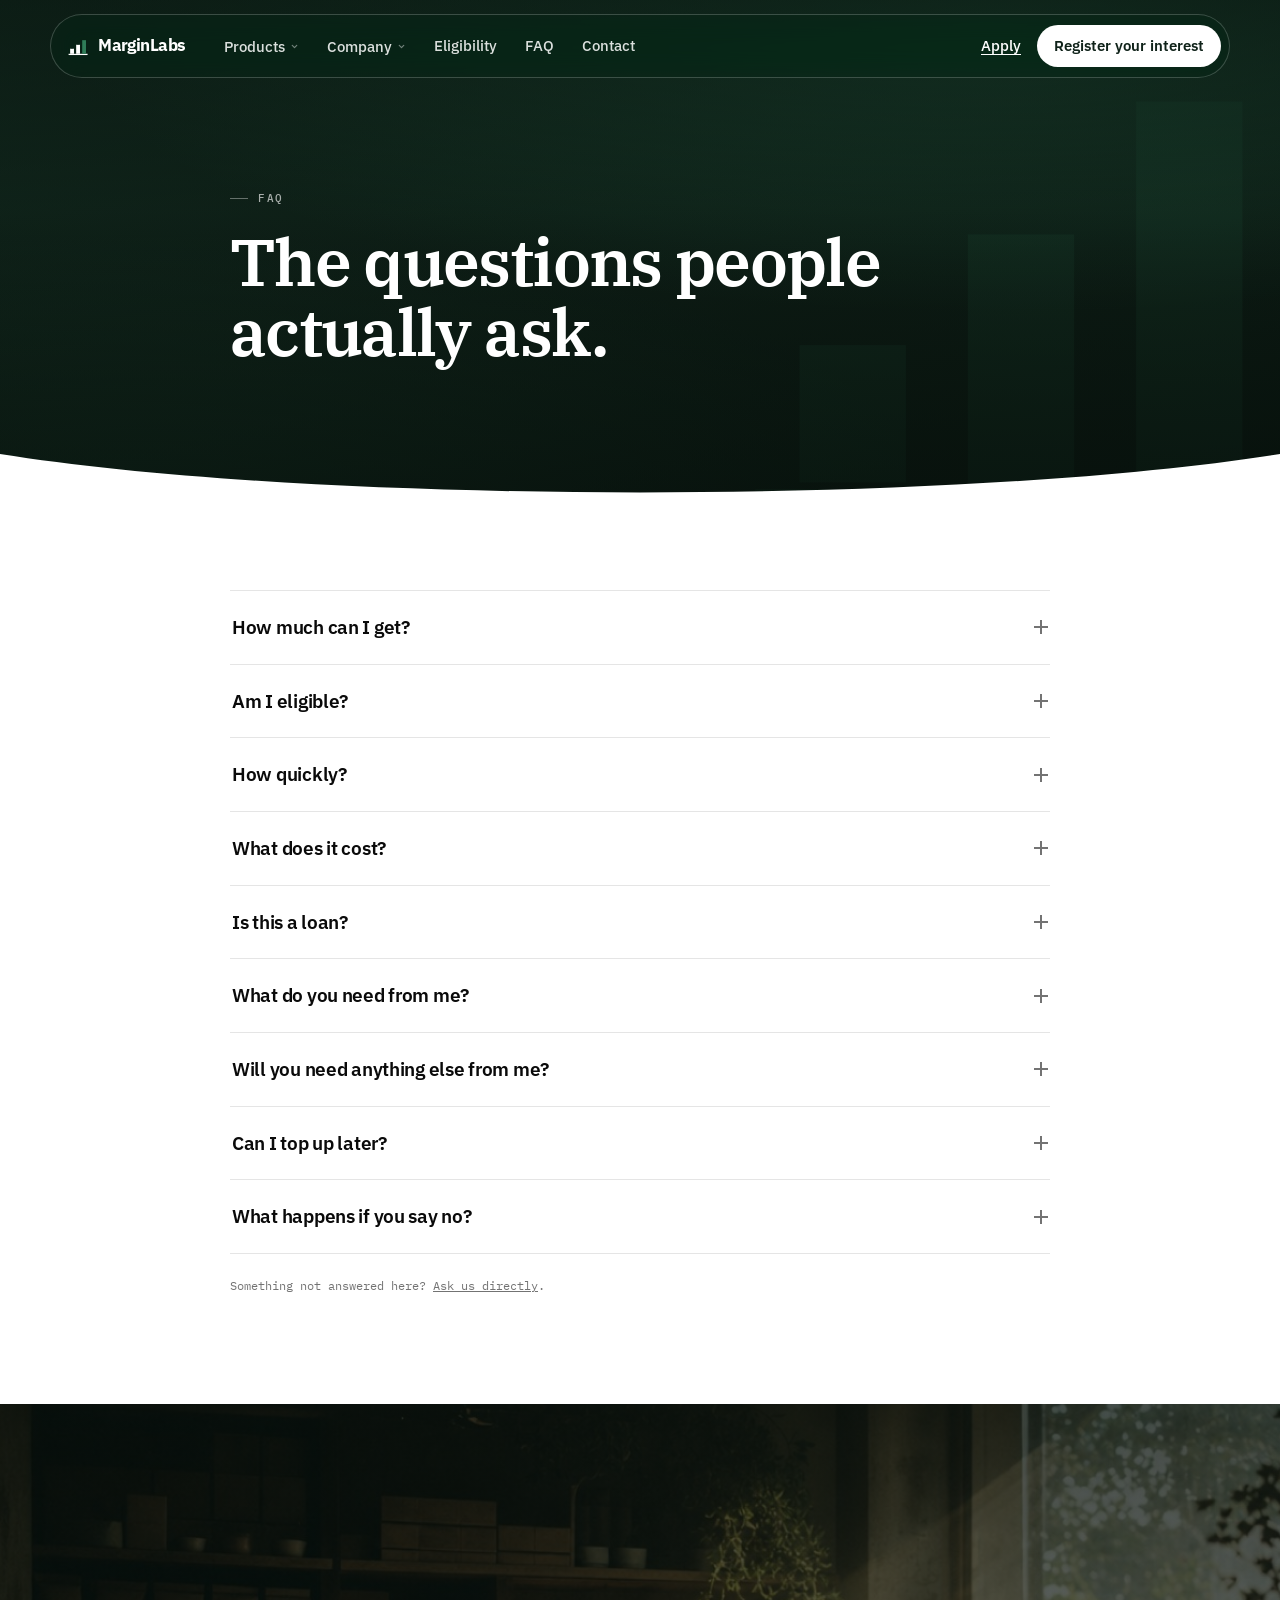
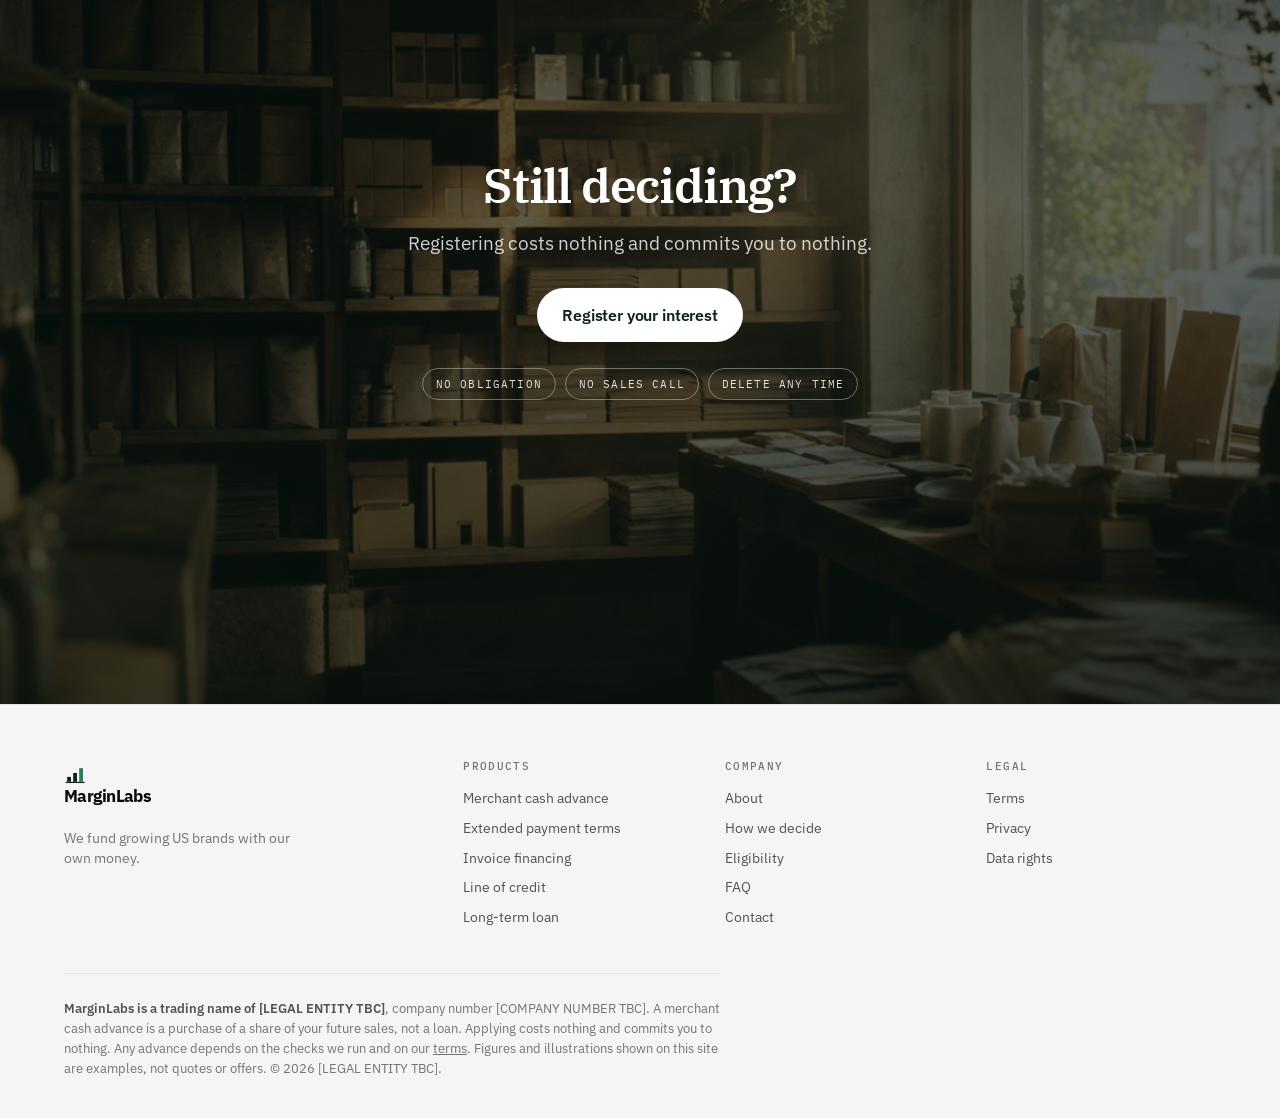
<file: faq/index.html>
<!doctype html>
<html lang="en">
<head>
<meta charset="utf-8" />
<meta name="viewport" content="width=device-width, initial-scale=1" />
<title>FAQ · MarginLabs</title>
<meta name="description" content="How much you can get, who is eligible, how long it takes, what it costs, and which of our products are loans." />
<meta property="og:title" content="FAQ · MarginLabs" />
<meta property="og:description" content="How much you can get, who is eligible, how long it takes, what it costs, and which of our products are loans." />
<meta property="og:type" content="website" />
<meta property="og:url" content="https://getmarginlabs.com" />
<meta name="twitter:card" content="summary_large_image" />
<meta name="twitter:title" content="FAQ · MarginLabs" />
<meta name="twitter:description" content="How much you can get, who is eligible, how long it takes, what it costs, and which of our products are loans." />
<link rel="icon" href="../marginlabs-favicon.svg" type="image/svg+xml" />
<link rel="preconnect" href="https://fonts.googleapis.com" />
<link rel="preconnect" href="https://fonts.gstatic.com" crossorigin />
<link href="https://fonts.googleapis.com/css2?family=IBM+Plex+Mono:wght@400;500&family=IBM+Plex+Sans:wght@400;500;600;700&family=IBM+Plex+Serif:ital,wght@0,500;0,600;1,500&display=swap" rel="stylesheet" />
<link rel="stylesheet" href="../site.css" />
</head>
<body>
<div class="progress" id="progress" aria-hidden="true"></div>
<a class="skip" href="#main">Skip to content</a>

<nav class="nav" id="nav" aria-label="Primary">
  <a class="brand" href="../" aria-label="MarginLabs home"><svg viewBox="0 0 280 240" aria-hidden="true"><line class="mk-ink" x1="20" y1="220" x2="260" y2="220" stroke="#10231A" stroke-width="16"/><rect class="mk-ink" x="40" y="150" width="48" height="62" fill="#10231A"/><rect class="mk-ink" x="116" y="100" width="48" height="112" fill="#10231A"/><rect x="192" y="40" width="48" height="172" fill="#2F7D58"/></svg><span>MarginLabs</span></a>
  <div class="navlinks" id="navlinks">
    <div class="glide" id="glide" aria-hidden="true"></div>
    <div data-menu style="position:relative">
      <button class="navlink" aria-expanded="false">Products
        <svg class="caret" viewBox="0 0 12 12" fill="none" aria-hidden="true"><path d="M3 4.5 6 7.5 9 4.5" stroke="currentColor" stroke-width="1.6" stroke-linecap="round" stroke-linejoin="round"/></svg>
      </button>
      <div class="panel" role="menu">
        <a class="panelitem" href="../products/merchant-cash-advance" role="menuitem"><b>Merchant cash advance</b><em>Money now, paid back from your sales</em></a>
<a class="panelitem" href="../products/extended-payment-terms" role="menuitem"><b>Extended payment terms</b><em>Pay suppliers now, settle with us later</em></a>
<a class="panelitem" href="../products/invoice-financing" role="menuitem"><b>Invoice financing</b><em>Get paid now, and nobody is told</em></a>
<a class="panelitem" href="../products/line-of-credit" role="menuitem"><b>Line of credit</b><em>Dip into it when timing goes against you</em></a>
<a class="panelitem" href="../products/long-term-loan" role="menuitem"><b>Long-term loan</b><em>Fixed amount, fixed term, fixed repayments</em></a>
        <a class="panelitem" href="../products" role="menuitem" style="border-top:1px solid var(--line-soft);margin-top:6px;padding-top:12px"><b>Compare all five &rarr;</b></a>
      </div>
    </div>
    <div data-menu style="position:relative">
      <button class="navlink" aria-expanded="false">Company
        <svg class="caret" viewBox="0 0 12 12" fill="none" aria-hidden="true"><path d="M3 4.5 6 7.5 9 4.5" stroke="currentColor" stroke-width="1.6" stroke-linecap="round" stroke-linejoin="round"/></svg>
      </button>
      <div class="panel" role="menu">
        <a class="panelitem" href="../company" role="menuitem"><b>About MarginLabs</b><em>Who we are and why we fund with our own money</em></a>
        <a class="panelitem" href="../company#decide" role="menuitem"><b>How we decide</b><em>What we look at, and what it tells us</em></a>
        <a class="panelitem" href="../#who" role="menuitem"><b>Who we fund</b><em>The four ways brands get paid</em></a>
        <a class="panelitem" href="../terms.html" role="menuitem"><b>Terms</b><em>How the site and our assessment work</em></a>
        <a class="panelitem" href="../privacy.html" role="menuitem"><b>Privacy &amp; data</b><em>What we hold and how to remove it</em></a>
      </div>
    </div>
    <a class="navlink" href="../eligibility">Eligibility</a>
    <a class="navlink" href="../faq">FAQ</a>
    <a class="navlink" href="../contact">Contact</a>
  </div>
  <div class="navspacer"></div>
  <a class="nav-login" href="../triage/">Apply</a>
  <a class="navcta" href="../#register"><span class="cta-long">Register your interest</span><span class="cta-short">Register</span></a>
  <button class="navlink navtoggle" id="navtoggle" aria-expanded="false" aria-label="Menu">Menu</button>
</nav>
<main id="main">

<section class="sec sec--hero photo" data-dark-hero style="min-height:56svh">
  <div class="motif" aria-hidden="true"><svg viewBox="0 0 280 240"><line x1="20" y1="220" x2="260" y2="220" stroke="#2F7D58" stroke-width="10"/><rect x="40" y="150" width="48" height="62" fill="#2F7D58"/><rect x="116" y="100" width="48" height="112" fill="#2F7D58"/><rect x="192" y="40" width="48" height="172" fill="#2F7D58"/></svg></div>
  <svg class="curve curve--bottom" viewBox="0 0 1440 64" preserveAspectRatio="none" aria-hidden="true"><path d="M0,0 C360,64 1080,64 1440,0 L1440,64 L0,64 Z" fill="var(--surface)"/></svg>
  <div class="inner" style="max-width:820px">
    <div class="eyebrow rev">FAQ</div>
    <h1 class="rev" style="--i:1">The questions people<br />actually ask.</h1>
  </div>
</section>

<section class="sec">
  <div class="inner" style="max-width:820px">
    <div class="faqs">
      <details class="faq rev" data-faq style="--i:0">
        <summary><span>How much can I get?</span><i class="pm" aria-hidden="true"></i></summary>
        <div class="ans"><p>It depends on what you sell and how steadily it comes in. As a rough guide, we expect most advances to land between one and two and a half times a month's sales. The estimator on our home page will give you a range, and your bank gives us the real one.</p></div>
      </details>

      <details class="faq rev" data-faq style="--i:1">
        <summary><span>Am I eligible?</span><i class="pm" aria-hidden="true"></i></summary>
        <div class="ans"><p>If you are a registered US company, have traded for a year or more, sell at least $5,000 a month and have a business bank account we can read, you can apply. The full list, and what we ask for on bigger amounts, is on our <a href="../eligibility">eligibility page</a>.</p></div>
      </details>

      <details class="faq rev" data-faq style="--i:2">
        <summary><span>How quickly?</span><i class="pm" aria-hidden="true"></i></summary>
        <div class="ans"><p>About three minutes of your time to apply. Once your bank is connected you will usually hear back the same working day. A person still looks at it before any money moves.</p></div>
      </details>

      <details class="faq rev" data-faq style="--i:3">
        <summary><span>What does it cost?</span><i class="pm" aria-hidden="true"></i></summary>
        <div class="ans"><p>It depends which of the five you end up with, and on what your bank shows. A cash advance has one fixed total to pay back and no interest rate. Extended payment terms and invoice financing carry an agreed fee. A line of credit costs you only on what you draw. A long-term loan carries interest. Whichever it is, you see the full cost in writing before you sign, and applying costs nothing.</p></div>
      </details>

      <details class="faq rev" data-faq style="--i:4">
        <summary><span>Is this a loan?</span><i class="pm" aria-hidden="true"></i></summary>
        <div class="ans"><p>The cash advance is not: we buy a share of your future sales, so there is no interest rate. Extended payment terms, the line of credit and the long-term loan are credit: you repay what we paid out, plus an agreed cost. Invoice financing can be either, and your agreement says which. We always tell you which one you are being offered.</p></div>
      </details>

      <details class="faq rev" data-faq style="--i:5">
        <summary><span>What do you need from me?</span><i class="pm" aria-hidden="true"></i></summary>
        <div class="ans"><p>Your name, work email and website to start. For an actual answer we need to see your bank, either by connecting it read-only or from six months of statements. Read-only means we can look and never touch, and you can unhook it whenever you like.</p></div>
      </details>

      <details class="faq rev" data-faq style="--i:6">
        <summary><span>Will you need anything else from me?</span><i class="pm" aria-hidden="true"></i></summary>
        <div class="ans"><p>Sometimes. A cash advance usually runs on your bank alone. If you sell through retailers we may want to see what actually sold, and for larger amounts we will ask for your profit and loss and balance sheet. If you are already repaying other funding, we will want those agreements so we can size around them. You will be told what we need and why before you go looking for it.</p></div>
      </details>

      <details class="faq rev" data-faq style="--i:7">
        <summary><span>Can I top up later?</span><i class="pm" aria-hidden="true"></i></summary>
        <div class="ans"><p>Usually, yes. Once you have repaid part of what you took, you can often top up without starting again. We already have your numbers, so the second time is faster than the first.</p></div>
      </details>

      <details class="faq rev" data-faq style="--i:8">
        <summary><span>What happens if you say no?</span><i class="pm" aria-hidden="true"></i></summary>
        <div class="ans"><p>You get told why. Nothing is automatically rejected, and where the reason is something you can fix, a no for now becomes a conversation rather than a dead end.</p></div>
      </details></div>
    <p class="note mt-lg">Something not answered here? <a href="../contact">Ask us directly</a>.</p>
  </div>
</section>


<section class="sec sec--tall photo photo--cta" style="text-align:center;--img:url(../assets/cta.jpg)">
  <div class="inner" style="max-width:760px">
    <h2 class="rev" style="color:#fff">Still deciding?</h2>
    <p class="lede rev" style="--i:1;margin:18px auto 0;color:rgba(255,255,255,.8)">Registering costs nothing and commits you to nothing.</p>
    <div class="rev" style="--i:2;margin-top:30px">
      <a class="btn btn--light" href="../#register">Register your interest</a>
    </div>
    <div class="chips rev" style="--i:3;margin-top:26px;justify-content:center"><span class="ochip">NO OBLIGATION</span><span class="ochip">NO SALES CALL</span><span class="ochip">DELETE ANY TIME</span></div>
  </div>
</section>

</main>

<footer class="foot">
  <div class="inner">
    <div class="footgrid">
      <div>
        <a class="brand" href="../" style="margin-bottom:14px"><svg viewBox="0 0 280 240" aria-hidden="true"><line class="mk-ink" x1="20" y1="220" x2="260" y2="220" stroke="#10231A" stroke-width="16"/><rect class="mk-ink" x="40" y="150" width="48" height="62" fill="#10231A"/><rect class="mk-ink" x="116" y="100" width="48" height="112" fill="#10231A"/><rect x="192" y="40" width="48" height="172" fill="#2F7D58"/></svg><span>MarginLabs</span></a>
        <p style="font-size:13.5px;max-width:30ch;color:var(--muted)">We fund growing US brands with our own money.</p>
      </div>
      <div><h2>Products</h2><a href="../products/merchant-cash-advance">Merchant cash advance</a>
<a href="../products/extended-payment-terms">Extended payment terms</a>
<a href="../products/invoice-financing">Invoice financing</a>
<a href="../products/line-of-credit">Line of credit</a>
<a href="../products/long-term-loan">Long-term loan</a></div>
      <div><h2>Company</h2>
        <a href="../company">About</a>
        <a href="../company#decide">How we decide</a>
        <a href="../eligibility">Eligibility</a>
        <a href="../faq">FAQ</a>
        <a href="../contact">Contact</a>
      </div>
      <div><h2>Legal</h2>
        <a href="../terms.html">Terms</a>
        <a href="../privacy.html">Privacy</a>
        <a href="../data-rights.html">Data rights</a>
      </div>
    </div>
    <div class="footlegal">
      <b>MarginLabs is a trading name of [LEGAL ENTITY TBC]</b>, company number
      [COMPANY NUMBER TBC]. A merchant cash advance is a purchase of a share of your future
      sales, not a loan. Applying costs nothing and commits you to nothing.
      Any advance depends on the checks we run and on our <a href="../terms.html">terms</a>.
      Figures and illustrations shown on this site are examples, not quotes or offers.
      &copy; <span id="yr">2026</span> [LEGAL ENTITY TBC].
    </div>
  </div>
</footer>
<script src="../site.js"></script>
</body>
</html>
</file>
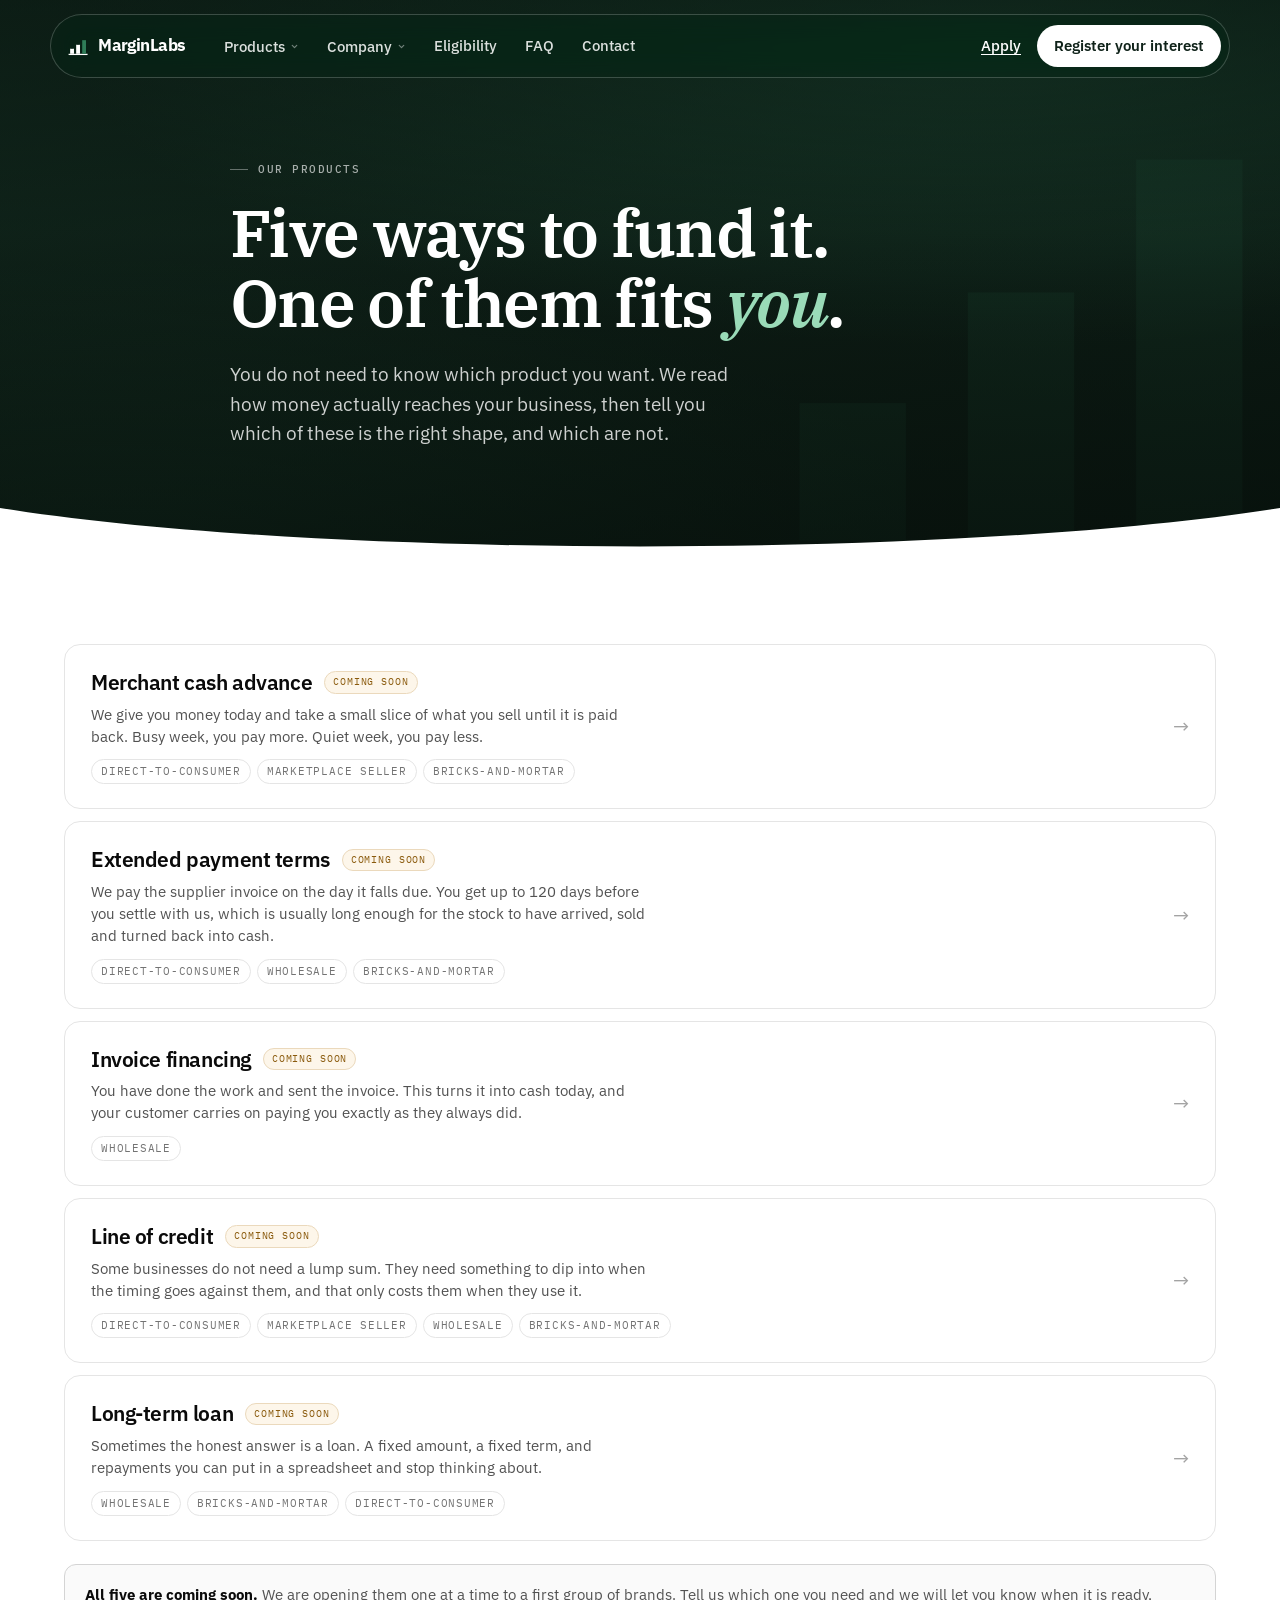
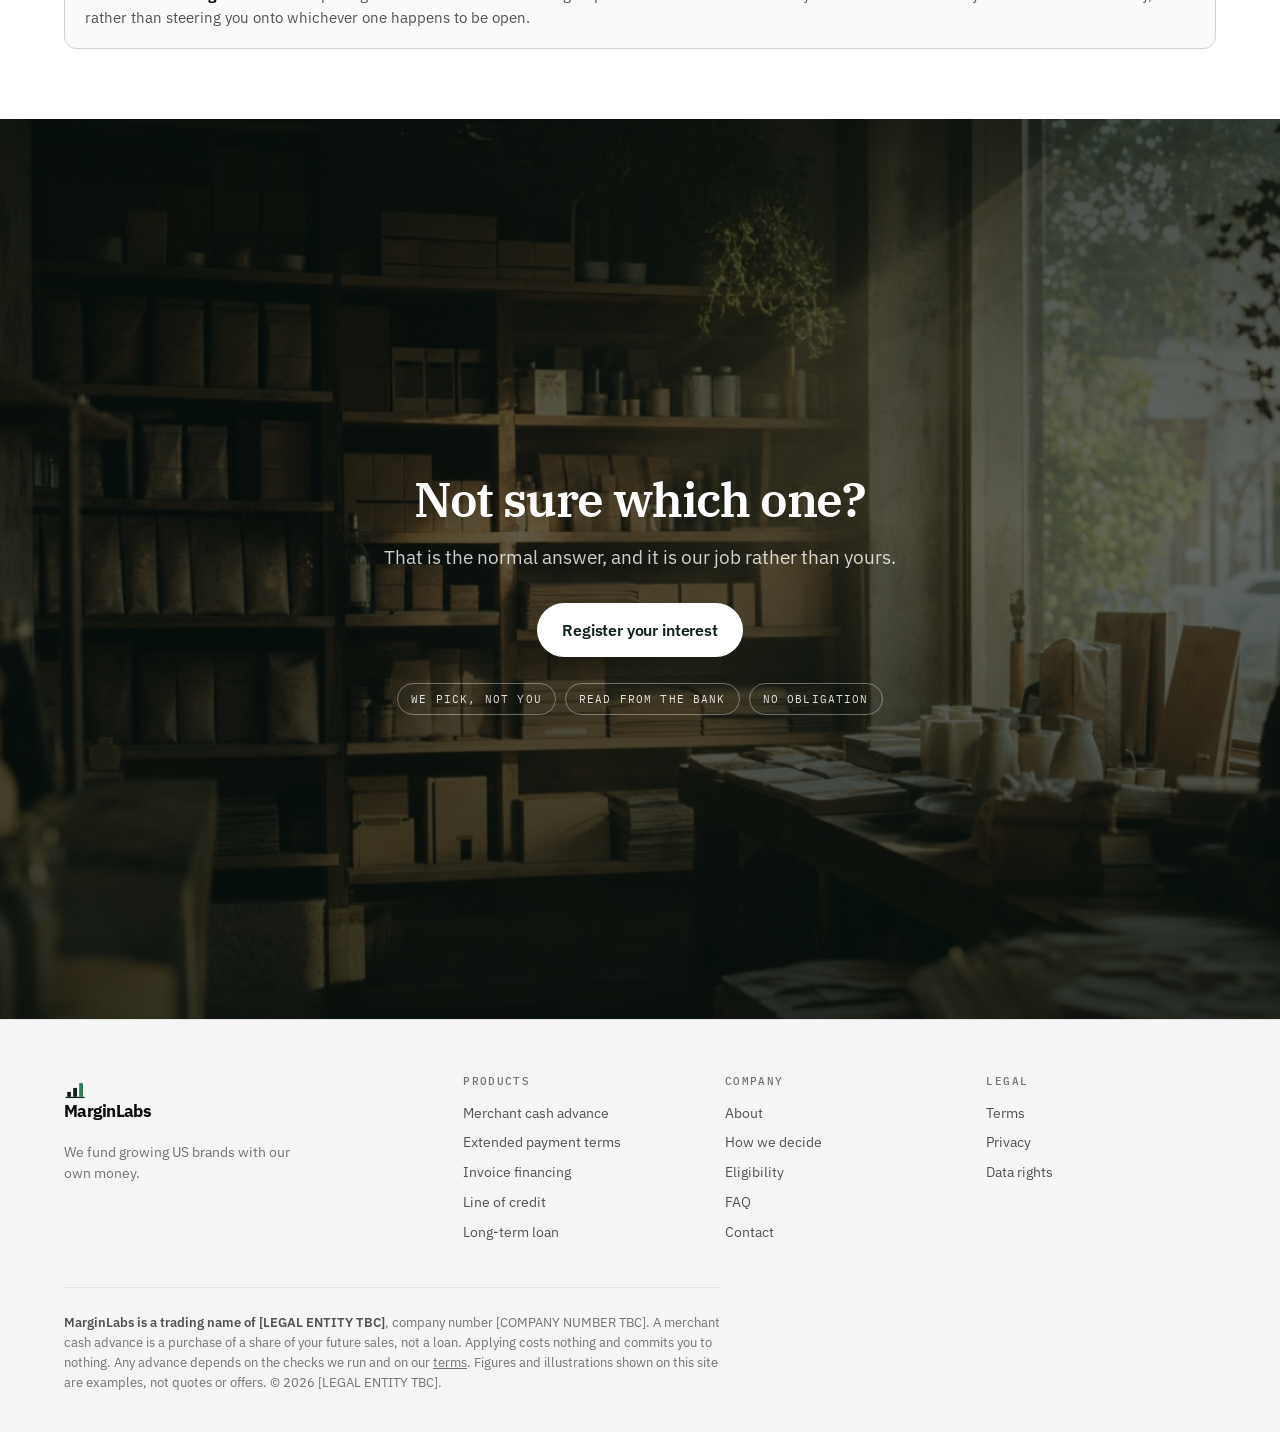
<file: products/index.html>
<!doctype html>
<html lang="en">
<head>
<meta charset="utf-8" />
<meta name="viewport" content="width=device-width, initial-scale=1" />
<title>Products · MarginLabs</title>
<meta name="description" content="Five ways to fund a consumer brand: merchant cash advance, extended payment terms, invoice financing, a line of credit and a long-term loan." />
<meta property="og:title" content="Products · MarginLabs" />
<meta property="og:description" content="Five ways to fund a consumer brand: merchant cash advance, extended payment terms, invoice financing, a line of credit and a long-term loan." />
<meta property="og:type" content="website" />
<meta property="og:url" content="https://getmarginlabs.com" />
<meta name="twitter:card" content="summary_large_image" />
<meta name="twitter:title" content="Products · MarginLabs" />
<meta name="twitter:description" content="Five ways to fund a consumer brand: merchant cash advance, extended payment terms, invoice financing, a line of credit and a long-term loan." />
<link rel="icon" href="../marginlabs-favicon.svg" type="image/svg+xml" />
<link rel="preconnect" href="https://fonts.googleapis.com" />
<link rel="preconnect" href="https://fonts.gstatic.com" crossorigin />
<link href="https://fonts.googleapis.com/css2?family=IBM+Plex+Mono:wght@400;500&family=IBM+Plex+Sans:wght@400;500;600;700&family=IBM+Plex+Serif:ital,wght@0,500;0,600;1,500&display=swap" rel="stylesheet" />
<link rel="stylesheet" href="../site.css" />
</head>
<body>
<div class="progress" id="progress" aria-hidden="true"></div>
<a class="skip" href="#main">Skip to content</a>

<nav class="nav" id="nav" aria-label="Primary">
  <a class="brand" href="../" aria-label="MarginLabs home"><svg viewBox="0 0 280 240" aria-hidden="true"><line class="mk-ink" x1="20" y1="220" x2="260" y2="220" stroke="#10231A" stroke-width="16"/><rect class="mk-ink" x="40" y="150" width="48" height="62" fill="#10231A"/><rect class="mk-ink" x="116" y="100" width="48" height="112" fill="#10231A"/><rect x="192" y="40" width="48" height="172" fill="#2F7D58"/></svg><span>MarginLabs</span></a>
  <div class="navlinks" id="navlinks">
    <div class="glide" id="glide" aria-hidden="true"></div>
    <div data-menu style="position:relative">
      <button class="navlink" aria-expanded="false">Products
        <svg class="caret" viewBox="0 0 12 12" fill="none" aria-hidden="true"><path d="M3 4.5 6 7.5 9 4.5" stroke="currentColor" stroke-width="1.6" stroke-linecap="round" stroke-linejoin="round"/></svg>
      </button>
      <div class="panel" role="menu">
        <a class="panelitem" href="../products/merchant-cash-advance" role="menuitem"><b>Merchant cash advance</b><em>Money now, paid back from your sales</em></a>
<a class="panelitem" href="../products/extended-payment-terms" role="menuitem"><b>Extended payment terms</b><em>Pay suppliers now, settle with us later</em></a>
<a class="panelitem" href="../products/invoice-financing" role="menuitem"><b>Invoice financing</b><em>Get paid now, and nobody is told</em></a>
<a class="panelitem" href="../products/line-of-credit" role="menuitem"><b>Line of credit</b><em>Dip into it when timing goes against you</em></a>
<a class="panelitem" href="../products/long-term-loan" role="menuitem"><b>Long-term loan</b><em>Fixed amount, fixed term, fixed repayments</em></a>
        <a class="panelitem" href="../products" role="menuitem" style="border-top:1px solid var(--line-soft);margin-top:6px;padding-top:12px"><b>Compare all five &rarr;</b></a>
      </div>
    </div>
    <div data-menu style="position:relative">
      <button class="navlink" aria-expanded="false">Company
        <svg class="caret" viewBox="0 0 12 12" fill="none" aria-hidden="true"><path d="M3 4.5 6 7.5 9 4.5" stroke="currentColor" stroke-width="1.6" stroke-linecap="round" stroke-linejoin="round"/></svg>
      </button>
      <div class="panel" role="menu">
        <a class="panelitem" href="../company" role="menuitem"><b>About MarginLabs</b><em>Who we are and why we fund with our own money</em></a>
        <a class="panelitem" href="../company#decide" role="menuitem"><b>How we decide</b><em>What we look at, and what it tells us</em></a>
        <a class="panelitem" href="../#who" role="menuitem"><b>Who we fund</b><em>The four ways brands get paid</em></a>
        <a class="panelitem" href="../terms.html" role="menuitem"><b>Terms</b><em>How the site and our assessment work</em></a>
        <a class="panelitem" href="../privacy.html" role="menuitem"><b>Privacy &amp; data</b><em>What we hold and how to remove it</em></a>
      </div>
    </div>
    <a class="navlink" href="../eligibility">Eligibility</a>
    <a class="navlink" href="../faq">FAQ</a>
    <a class="navlink" href="../contact">Contact</a>
  </div>
  <div class="navspacer"></div>
  <a class="nav-login" href="../triage/">Apply</a>
  <a class="navcta" href="../#register"><span class="cta-long">Register your interest</span><span class="cta-short">Register</span></a>
  <button class="navlink navtoggle" id="navtoggle" aria-expanded="false" aria-label="Menu">Menu</button>
</nav>
<main id="main">

<section class="sec sec--hero photo" data-dark-hero style="min-height:62svh">
  <div class="motif" aria-hidden="true"><svg viewBox="0 0 280 240"><line x1="20" y1="220" x2="260" y2="220" stroke="#2F7D58" stroke-width="10"/><rect x="40" y="150" width="48" height="62" fill="#2F7D58"/><rect x="116" y="100" width="48" height="112" fill="#2F7D58"/><rect x="192" y="40" width="48" height="172" fill="#2F7D58"/></svg></div>
  <svg class="curve curve--bottom" viewBox="0 0 1440 64" preserveAspectRatio="none" aria-hidden="true"><path d="M0,0 C360,64 1080,64 1440,0 L1440,64 L0,64 Z" fill="var(--surface)"/></svg>
  <div class="inner" style="max-width:820px">
    <div class="eyebrow rev">Our products</div>
    <h1 class="rev" style="--i:1">Five ways to fund it.<br />One of them fits <em>you</em>.</h1>
    <p class="lede rev" style="--i:2;margin-top:22px">
      You do not need to know which product you want. We read how money actually reaches your business,
      then tell you which of these is the right shape, and which are not.
    </p>
  </div>
</section>

<section class="sec">
  <div class="inner">
    <div class="prows">
      <a class="prow rev" style="--i:2" href="../products/merchant-cash-advance">
        <div class="prow-main">
          <div class="top"><h2 class="prowh">Merchant cash advance</h2><span class="chip chip--soon">Coming soon</span></div>
          <p>We give you money today and take a small slice of what you sell until it is paid back. Busy week, you pay more. Quiet week, you pay less.</p>
          <div class="fits"><span>Direct-to-consumer</span><span>Marketplace seller</span><span>Bricks-and-mortar</span></div>
        </div>
        <div class="prow-go"><span class="arrow">&rarr;</span></div>
      </a>

      <a class="prow rev" style="--i:3" href="../products/extended-payment-terms">
        <div class="prow-main">
          <div class="top"><h2 class="prowh">Extended payment terms</h2><span class="chip chip--soon">Coming soon</span></div>
          <p>We pay the supplier invoice on the day it falls due. You get up to 120 days before you settle with us, which is usually long enough for the stock to have arrived, sold and turned back into cash.</p>
          <div class="fits"><span>Direct-to-consumer</span><span>Wholesale</span><span>Bricks-and-mortar</span></div>
        </div>
        <div class="prow-go"><span class="arrow">&rarr;</span></div>
      </a>

      <a class="prow rev" style="--i:4" href="../products/invoice-financing">
        <div class="prow-main">
          <div class="top"><h2 class="prowh">Invoice financing</h2><span class="chip chip--soon">Coming soon</span></div>
          <p>You have done the work and sent the invoice. This turns it into cash today, and your customer carries on paying you exactly as they always did.</p>
          <div class="fits"><span>Wholesale</span></div>
        </div>
        <div class="prow-go"><span class="arrow">&rarr;</span></div>
      </a>

      <a class="prow rev" style="--i:5" href="../products/line-of-credit">
        <div class="prow-main">
          <div class="top"><h2 class="prowh">Line of credit</h2><span class="chip chip--soon">Coming soon</span></div>
          <p>Some businesses do not need a lump sum. They need something to dip into when the timing goes against them, and that only costs them when they use it.</p>
          <div class="fits"><span>Direct-to-consumer</span><span>Marketplace seller</span><span>Wholesale</span><span>Bricks-and-mortar</span></div>
        </div>
        <div class="prow-go"><span class="arrow">&rarr;</span></div>
      </a>

      <a class="prow rev" style="--i:6" href="../products/long-term-loan">
        <div class="prow-main">
          <div class="top"><h2 class="prowh">Long-term loan</h2><span class="chip chip--soon">Coming soon</span></div>
          <p>Sometimes the honest answer is a loan. A fixed amount, a fixed term, and repayments you can put in a spreadsheet and stop thinking about.</p>
          <div class="fits"><span>Wholesale</span><span>Bricks-and-mortar</span><span>Direct-to-consumer</span></div>
        </div>
        <div class="prow-go"><span class="arrow">&rarr;</span></div>
      </a></div>
    <div class="callout callout--soon rev mt-lg">
      <b>All five are coming soon.</b>
      We are opening them one at a time to a first group of brands. Tell us which one you need and
      we will let you know when it is ready, rather than steering you onto whichever one happens
      to be open.
    </div>
  </div>
</section>


<section class="sec sec--tall photo photo--cta" style="text-align:center;--img:url(../assets/cta.jpg)">
  <div class="inner" style="max-width:760px">
    <h2 class="rev" style="color:#fff">Not sure which one?</h2>
    <p class="lede rev" style="--i:1;margin:18px auto 0;color:rgba(255,255,255,.8)">That is the normal answer, and it is our job rather than yours.</p>
    <div class="rev" style="--i:2;margin-top:30px">
      <a class="btn btn--light" href="../#register">Register your interest</a>
    </div>
    <div class="chips rev" style="--i:3;margin-top:26px;justify-content:center"><span class="ochip">WE PICK, NOT YOU</span><span class="ochip">READ FROM THE BANK</span><span class="ochip">NO OBLIGATION</span></div>
  </div>
</section>

</main>

<footer class="foot">
  <div class="inner">
    <div class="footgrid">
      <div>
        <a class="brand" href="../" style="margin-bottom:14px"><svg viewBox="0 0 280 240" aria-hidden="true"><line class="mk-ink" x1="20" y1="220" x2="260" y2="220" stroke="#10231A" stroke-width="16"/><rect class="mk-ink" x="40" y="150" width="48" height="62" fill="#10231A"/><rect class="mk-ink" x="116" y="100" width="48" height="112" fill="#10231A"/><rect x="192" y="40" width="48" height="172" fill="#2F7D58"/></svg><span>MarginLabs</span></a>
        <p style="font-size:13.5px;max-width:30ch;color:var(--muted)">We fund growing US brands with our own money.</p>
      </div>
      <div><h2>Products</h2><a href="../products/merchant-cash-advance">Merchant cash advance</a>
<a href="../products/extended-payment-terms">Extended payment terms</a>
<a href="../products/invoice-financing">Invoice financing</a>
<a href="../products/line-of-credit">Line of credit</a>
<a href="../products/long-term-loan">Long-term loan</a></div>
      <div><h2>Company</h2>
        <a href="../company">About</a>
        <a href="../company#decide">How we decide</a>
        <a href="../eligibility">Eligibility</a>
        <a href="../faq">FAQ</a>
        <a href="../contact">Contact</a>
      </div>
      <div><h2>Legal</h2>
        <a href="../terms.html">Terms</a>
        <a href="../privacy.html">Privacy</a>
        <a href="../data-rights.html">Data rights</a>
      </div>
    </div>
    <div class="footlegal">
      <b>MarginLabs is a trading name of [LEGAL ENTITY TBC]</b>, company number
      [COMPANY NUMBER TBC]. A merchant cash advance is a purchase of a share of your future
      sales, not a loan. Applying costs nothing and commits you to nothing.
      Any advance depends on the checks we run and on our <a href="../terms.html">terms</a>.
      Figures and illustrations shown on this site are examples, not quotes or offers.
      &copy; <span id="yr">2026</span> [LEGAL ENTITY TBC].
    </div>
  </div>
</footer>
<script src="../site.js"></script>
</body>
</html>
</file>
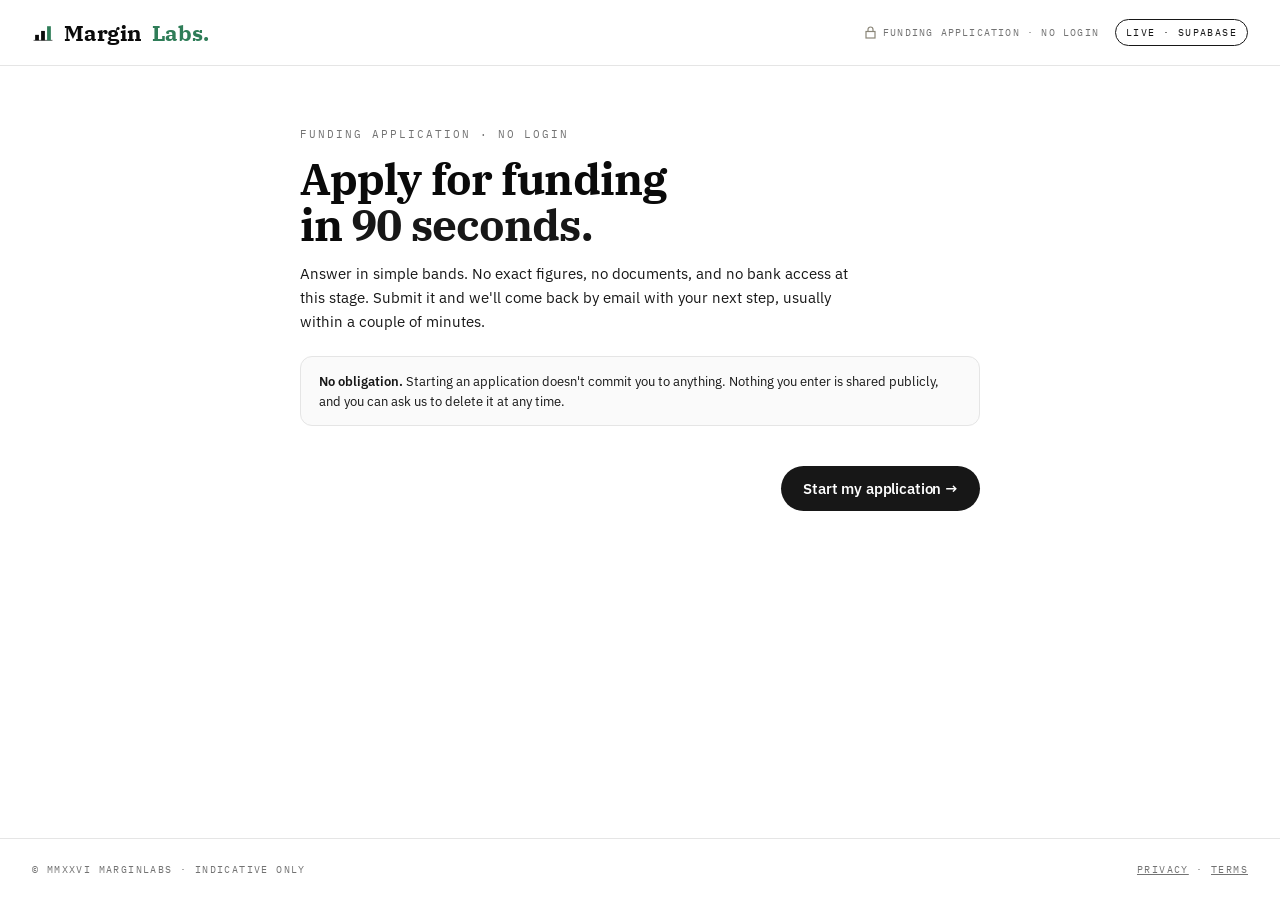
<file: triage/index.html>
<!doctype html>
<html lang="en">
<head>
<meta charset="utf-8" />
<meta name="viewport" content="width=device-width, initial-scale=1" />
<title>MarginLabs — Apply for funding</title>
<meta name="description" content="Apply for business funding in 90 seconds. Answer in simple bands. No documents, no login. We'll come back by email with your next step." />
<link rel="icon" href="../marginlabs-favicon.svg" type="image/svg+xml" />
<style>
  /* ML-TOKENS:BEGIN — generated from brand/tokens.css by
     scripts/sync-tokens.py. Do not edit here; edit that file and re-run it. */
  :root {
    /* --- surfaces ------------------------------------------------------- */
    /* True neutrals, not green-tinted. The tint was what made every screen feel
       faintly coloured before anything meaningful was on it. */
    --ml-surface:        #FFFFFF;   /* cards, raised panels, the thing you read on */
    --ml-surface-sunk:   #F5F5F5;   /* page ground, inset wells */
    --ml-surface-alt:    #FAFAFA;   /* secondary fill, hover, zebra rows */

    /* --- text ------------------------------------------------------------ */
    --ml-text:           #0A0A0A;   /* primary */
    --ml-text-soft:      #171717;   /* emphasis inside body copy */
    /* The step that was missing. Secondary text had nowhere to sit between #171717
       and #737373, so it ended up on #737373 — 4.7:1, a hair over the AA floor of
       4.5, and it showed. This is 7.8:1, matching the 8.0:1 the product had before
       the density pass. Secondary body copy belongs here, not on --ml-text-muted. */
    --ml-text-body:      #525252;   /* secondary body copy — 7.8:1 on white */
    --ml-text-muted:     #737373;   /* labels, captions, metadata — tertiary only */
    --ml-text-faint:     #A3A3A3;   /* placeholder, disabled */
    --ml-text-on-dark:   #FFFFFF;   /* text sitting on ink or brand fills */

    /* --- lines ----------------------------------------------------------- */
    --ml-line:           #E5E5E5;   /* default border */
    --ml-line-soft:      #F0F0F0;   /* internal dividers */
    --ml-line-strong:    #D4D4D4;   /* emphasis, form outlines */
    --ml-track:          #E5E5E5;   /* progress / meter troughs */

    /* --- action vs identity vs meaning -----------------------------------
       These were ONE green doing three jobs, which is why a green tick and a
       green button were indistinguishable. Now:
         --ml-action  the thing you click. Achromatic, so it never competes.
         --ml-mark    the identity green. The logo, and nothing else by default.
         --ml-good    "we have this / it is done". The only green on a working
                      screen, which is what makes it readable at a glance. */
    --ml-action:         #171717;
    --ml-action-hover:   #0A0A0A;
    --ml-action-soft:    #FAFAFA;
    --ml-action-line:    #E5E5E5;
    --ml-mark:           #2F7D58;

    /* --- semantic -------------------------------------------------------- */
    /* These take the values the product ALREADY uses most, rather than importing
       the reference's. #B14431 appears in 51 console rules and in both dashboard
       ramps; #B45309 in 41. Adopting them unifies console, dashboards, portal and
       website on one red and one amber in a single line each, instead of a
       51-site find-and-replace through matched hex + rgba() + soft-fill sets. */
    --ml-good:           #2F7D58;
    --ml-warn:           #B45309;
    --ml-bad:            #B14431;
    --ml-good-soft:      #F0F7F3;
    /* #FAF1DF put warn text at 4.47:1 — the only one of the three semantic pills
       under AA, while good sat at 4.60 and bad at 4.76. Lightened so the amber
       pill matches its siblings, rather than moving --ml-warn, which 39 console
       literals already equal. */
    --ml-warn-soft:      #FDF6EA;
    --ml-bad-soft:       #F9E9E5;

    /* Kept so the legacy --ledger/--accent aliases still resolve. Points at the
       ACTION colour: those aliases are overwhelmingly used for buttons, links and
       focus rings. The genuinely semantic call sites were moved to --ml-good. */
    --ml-brand:          var(--ml-action);
    --ml-brand-light:    #404040;
    --ml-brand-soft:     var(--ml-action-soft);
    --ml-brand-line:     var(--ml-action-line);

    /* --- shape -----------------------------------------------------------
       The reference uses 18px interactive / 24px containers. Dialled back: a
       lender should read precise rather than soft. One number to change if it
       still feels too tight or too round. */
    --ml-radius-sm:      6px;
    --ml-radius:         12px;
    --ml-radius-lg:      16px;
    --ml-radius-pill:    999px;

    /* --- type ------------------------------------------------------------ */
    /* IBM Plex, drawn for data-dense technical and financial interfaces, so it holds
       up at the 12-16px the console actually lives at — where Geist, a geometric
       display face, closes up on a / e / s / c. Plex Sans and Plex Mono are one
       family, so the uppercase labels stop being a separate decision, and Plex has
       true tabular figures, which matters wherever money lines up in a column. */
    --ml-sans: 'IBM Plex Sans', -apple-system, BlinkMacSystemFont, 'Helvetica Neue', sans-serif;
    --ml-mono: 'IBM Plex Mono', ui-monospace, Menlo, monospace;
    /* Matches the website's display face, so the jump from the last page
       of getmarginlabs.com into this form does not change voice. */
    --ml-serif: 'IBM Plex Serif', Georgia, 'Times New Roman', serif;

    /* A deliberately SHORT scale. Every extra size is another decision a reader
       has to make; the density problem on these screens is too many competing
       sizes, not too few. Weights stop at 600 — the old 680 display weight read
       as shouting. */
    --ml-text-xs:        11px;   /* mono labels, eyebrows */
    --ml-text-sm:        12.5px; /* captions, secondary */
    --ml-text-base:      14px;   /* body */
    --ml-text-md:        16px;   /* lead, card titles */
    --ml-text-lg:        20px;   /* section headings */
    --ml-text-xl:        28px;   /* page headings */
    --ml-text-2xl:       48px;   /* display */
    --ml-display-track:  -0.05em;
    --ml-weight-normal:  400;
    --ml-weight-medium:  500;
    --ml-weight-bold:    600;
    --ml-leading-tight:  1.2;
    --ml-leading:        1.55;

    /* --- spacing: a 4px rhythm, compact ---------------------------------- */
    --ml-space-1:        4px;
    --ml-space-2:        8px;    /* element gap */
    --ml-space-3:        12px;
    --ml-space-4:        16px;
    --ml-space-5:        20px;   /* card padding */
    --ml-space-6:        32px;
    --ml-space-7:        48px;   /* section gap */
    --ml-space-8:        80px;
  }
  /* ML-TOKENS:END */

  /* Legacy names. Every one resolves to a canonical token above, so no markup
     changed — but new work should use --ml-* directly and these should shrink. */
  :root {
    --bone: var(--ml-surface);          --bone2: var(--ml-surface-alt);   --paper: var(--ml-surface-sunk);
    --ink: var(--ml-text);              --inkSoft: var(--ml-text-soft);
    --stone1: var(--ml-text-muted);     --stone2: var(--ml-text-faint);   --stone3: var(--ml-line-strong);
    --ledger: var(--ml-brand);          --ledgerSoft: var(--ml-brand-light); --clay: var(--ml-brand);
    --good: var(--ml-good);             --bad: var(--ml-bad);             --amber: var(--ml-warn);
    --goodSoft: var(--ml-good-soft);    --amberSoft: var(--ml-warn-soft);  --redSoft: var(--ml-bad-soft);
    --line: var(--ml-line);             --lineS: var(--ml-line-soft);
    --accentSoft: var(--ml-brand-soft); --accentLine: var(--ml-brand-line); --radius: var(--ml-radius);
    --serif: var(--ml-serif);           --sans: var(--ml-sans);           --mono: var(--ml-mono);
  }
  * { box-sizing: border-box; margin: 0; padding: 0; }
  html, body { background: var(--bone); color: var(--ink); font-family: var(--sans); -webkit-font-smoothing: antialiased; min-height: 100%; overflow-x: hidden; }
  a { color: inherit; }
  .mono { font-family: var(--mono); }

  .shell { min-height: 100vh; display: grid; grid-template-rows: auto 1fr auto; }

  .topbar {
    display: flex; align-items: center; justify-content: space-between;
    padding: 18px 32px; border-bottom: 1px solid var(--line); background: var(--bone);
    position: sticky; top: 0; z-index: 20;
  }
  .logo { display: flex; align-items: center; gap: 10px; font-family: var(--serif); font-size: 22px; font-weight: 680; letter-spacing: -0.01em; }
  .logo em { font-style: normal; color: var(--ml-mark); }
  .topbar .right { display: flex; align-items: center; gap: 16px; }
  .mode-pill {
    font-family: var(--mono); font-size: 10px; letter-spacing: 0.14em; text-transform: uppercase;
    padding: 6px 10px; border: 1px solid var(--line); color: var(--stone1); border-radius: 999px; white-space: nowrap;
  }
  .mode-pill.live { color: var(--ledger); border-color: var(--ledger); }
  .secure { font-family: var(--mono); font-size: 10px; letter-spacing: 0.12em; text-transform: uppercase; color: var(--stone1); display: flex; align-items: center; gap: 7px; }
  .secure svg { display: block; }
  .stage { display: grid; place-items: start center; padding: 56px 24px 80px; }
  .card { width: 100%; max-width: 680px; }

  .stepper { display: flex; gap: 8px; margin-bottom: 38px; }
  .stepper .st { flex: 1; }
  .stepper .st .bar { height: 3px; background: var(--stone3); border-radius: 999px; }
  .stepper .st.done .bar, .stepper .st.on .bar { background: var(--ledger); }
  .stepper .st .lbl { font-family: var(--mono); font-size: 9px; letter-spacing: 0.12em; text-transform: uppercase; color: var(--stone1); margin-top: 10px; }
  .stepper .st.on .lbl, .stepper .st.done .lbl { color: var(--ink); }
  /* --- progress bar --- */
  .progwrap { margin-bottom: 16px; }
  .progtop { display: flex; justify-content: space-between; align-items: baseline; margin-bottom: 8px; gap: 12px; }
  .progstep { font-family: var(--mono); font-size: 10px; letter-spacing: 0.1em; text-transform: uppercase; color: var(--ink); }
  .progpct { font-family: var(--mono); font-size: 10px; letter-spacing: 0.06em; color: var(--ledger); white-space: nowrap; }
  .progtrack { height: 7px; background: var(--bone2); border: 1px solid var(--line); border-radius: 999px; overflow: hidden; }
  .progfill { height: 100%; background: linear-gradient(90deg, var(--ledgerSoft), var(--ledger)); border-radius: 999px; transition: width 0.5s cubic-bezier(0.4,0,0.2,1); }
  /* --- industry taxonomy selects --- */
  .field select.tsel { width: 100%; padding: 13px 36px 13px 15px; font-family: var(--sans); font-size: 14.5px; color: var(--ink); background-color: var(--paper); border: 1px solid var(--line); border-radius: 12px; outline: none; transition: border-color 0.12s; appearance: none; -webkit-appearance: none; cursor: pointer; background-image: url("data:image/svg+xml;utf8,<svg xmlns='http://www.w3.org/2000/svg' width='12' height='8' viewBox='0 0 12 8' fill='none'><path d='M1 1l5 5 5-5' stroke='%237C8A83' stroke-width='1.5'/></svg>"); background-repeat: no-repeat; background-position: right 14px center; }
  .field select.tsel:focus { border-color: var(--ledger); }
  .field select.tsel:disabled { opacity: 0.55; cursor: not-allowed; }

  .eyebrow { font-family: var(--mono); font-size: 11px; letter-spacing: 0.18em; text-transform: uppercase; color: var(--stone1); }
  h1.title { font-family: var(--serif); font-weight: 680; font-size: 44px; letter-spacing: -0.02em; line-height: 1.04; margin: 14px 0 14px; }
  h1.title em { font-style: normal; color: var(--ledger); }
  p.lead { font-size: 15px; line-height: 1.6; color: var(--inkSoft); max-width: 560px; }

  .field { margin-top: 28px; }
  .field > label { display: block; font-family: var(--mono); font-size: 10px; letter-spacing: 0.14em; text-transform: uppercase; color: var(--stone1); margin-bottom: 11px; }
  .field input[type=text], .field input[type=email], .field input[type=url] {
    width: 100%; padding: 14px 16px; font-family: var(--sans); font-size: 15px; color: var(--ink);
    background: var(--paper); border: 1px solid var(--line); border-radius: 12px; outline: none; transition: border-color 0.12s;
  }
  .field input:focus { border-color: var(--ledger); }
  .field .hint { font-size: 12px; color: var(--stone1); margin-top: 8px; line-height: 1.5; }
  .grid2 { display: grid; grid-template-columns: 1fr 1fr; gap: 18px; }
  .grid2 .field { margin-top: 28px; }
  @media (max-width: 560px) { .grid2 { grid-template-columns: 1fr; } }

  .optgrid { display: flex; flex-wrap: wrap; gap: 8px; }
  .opt {
    font-family: var(--sans); font-size: 14px; font-weight: 500; color: var(--ink);
    padding: 11px 16px; border-radius: 999px; background: var(--paper);
    border: 1px solid var(--line); cursor: pointer; transition: all 0.12s; line-height: 1;
  }
  .opt:hover { border-color: var(--accentLine); }
  .opt.on { background: var(--ink); color: #fff; border-color: var(--ink); }

  .btn {
    display: inline-flex; align-items: center; gap: 8px; cursor: pointer; border: none;
    font-family: var(--sans); font-size: 15px; font-weight: 560; letter-spacing: -0.01em;
    padding: 13px 22px; border-radius: 999px; background: var(--ink); color: #fff; transition: transform 0.14s, box-shadow 0.14s;
  }
  .btn:hover { transform: translateY(-1px); box-shadow: 0 12px 26px -14px rgba(16,35,26,.5); }
  .btn[disabled] { opacity: 0.35; cursor: not-allowed; }
  .btn:hover[disabled] { transform: none; box-shadow: none; }
  .btn.ghost { background: transparent; color: var(--ink); border: 1px solid var(--line); }
  .btn.green { background: var(--ledger); }
  .actions { margin-top: 40px; display: flex; justify-content: space-between; align-items: center; gap: 16px; }
  .actions.solo { justify-content: flex-end; }

  .reassure { margin-top: 22px; padding: 14px 18px; background: var(--accentSoft); border: 1px solid var(--accentLine); border-radius: 12px; font-size: 12.5px; line-height: 1.6; color: var(--inkSoft); }
  .reassure b { font-weight: 600; }

  .consent { margin-top: 28px; display: flex; gap: 12px; align-items: flex-start; padding: 18px; background: var(--bone2); border: 1px solid var(--line); border-radius: 12px; }
  .consent input { margin-top: 3px; width: 16px; height: 16px; accent-color: var(--ledger); flex: none; }
  .consent label { font-size: 12.5px; line-height: 1.6; color: var(--inkSoft); }
  .consent a { color: var(--ledger); }

  .err { margin-top: 18px; padding: 14px 16px; background: rgba(177,68,49,0.08); border: 1px solid rgba(177,68,49,0.3); border-radius: 10px; color: var(--bad); font-size: 13px; }

  /* ---- verdict / conversion screen (Phase 4) ---- */
  .vbadge { display: inline-flex; align-items: center; gap: 8px; font-family: var(--mono); font-size: 11px; font-weight: 500; letter-spacing: 0.14em; text-transform: uppercase; padding: 8px 14px; border-radius: 999px; border: 1px solid; }
  .ragdot { width: 10px; height: 10px; border-radius: 50%; flex: none; display: inline-block; }
  .r-green  { color: var(--good); border-color: var(--accentLine); background: var(--goodSoft); }
  .r-amber  { color: var(--amber); border-color: #EBD9B4; background: var(--amberSoft); }
  .r-red    { color: var(--bad); border-color: #EAC9C1; background: var(--redSoft); }
  .ragdot.r-green { background: var(--good); }
  .ragdot.r-amber { background: var(--amber); }
  .ragdot.r-red   { background: var(--bad); }

  .vsize { font-family: var(--mono); font-size: 10px; letter-spacing: 0.12em; text-transform: uppercase; color: var(--stone1); margin-top: 8px; }

  .emailed { margin-top: 22px; display: flex; align-items: center; gap: 10px; padding: 13px 16px; background: var(--goodSoft); border: 1px solid var(--accentLine); border-radius: 12px; font-size: 13px; color: var(--inkSoft); }
  .emailed svg { flex: none; }
  .emailed b { color: var(--ink); font-weight: 600; }

  .kpihead { font-family: var(--mono); font-size: 10px; letter-spacing: 0.14em; text-transform: uppercase; color: var(--stone1); margin: 30px 0 4px; }
  .pillars { border-top: 1px solid var(--line); }
  .prow { display: grid; grid-template-columns: 14px 1fr auto; gap: 14px; align-items: center; padding: 16px 0; border-bottom: 1px solid var(--lineS); }
  .prow .plabel { font-size: 15px; font-weight: 600; letter-spacing: -0.01em; }
  .prow .preason { font-size: 13px; color: var(--inkSoft); line-height: 1.5; margin-top: 3px; }
  .ptag { font-family: var(--mono); font-size: 9px; font-weight: 500; letter-spacing: 0.12em; text-transform: uppercase; padding: 5px 10px; border-radius: 999px; border: 1px solid; }
  .withheldnote { font-size: 12.5px; color: var(--stone1); margin-top: 14px; line-height: 1.6; }

  .facbox { margin-top: 28px; background: var(--goodSoft); border: 1px solid var(--accentLine); border-radius: 16px; padding: 24px; }
  .faclabel { font-family: var(--mono); font-size: 10px; letter-spacing: 0.14em; text-transform: uppercase; color: var(--ledger); }
  .facrange { font-family: var(--serif); font-size: 40px; font-weight: 680; letter-spacing: -0.03em; margin: 8px 0 6px; }
  .faccav { font-size: 12px; color: var(--inkSoft); line-height: 1.5; }

  .hookhead { font-family: var(--mono); font-size: 10px; letter-spacing: 0.14em; text-transform: uppercase; color: var(--stone1); margin: 30px 0 10px; }
  .hooks { display: flex; flex-direction: column; gap: 10px; }
  .hook { display: grid; grid-template-columns: 22px 1fr; gap: 12px; align-items: start; padding: 14px 16px; background: var(--paper); border: 1px solid var(--line); border-radius: 12px; }
  .hooklock { margin-top: 2px; }
  .hookt { font-size: 14px; font-weight: 600; }
  .hookd { font-size: 12.5px; color: var(--stone1); line-height: 1.55; margin-top: 3px; }

  .ctaband { margin-top: 28px; background: var(--ink); color: #fff; border-radius: 18px; padding: 30px; text-align: center; }
  .ctaband .ctacopy { font-size: 15px; line-height: 1.6; color: rgba(255,255,255,0.86); max-width: 48ch; margin: 0 auto 22px; }
  .ctaband .btn.green { background: var(--ledger); }
  .ctadisc { font-size: 11px; color: rgba(255,255,255,0.5); margin-top: 16px; line-height: 1.5; max-width: 50ch; margin-left: auto; margin-right: auto; }

  .caveat { margin-top: 22px; font-size: 12px; line-height: 1.6; color: var(--stone1); }

  .footer { padding: 24px 32px; border-top: 1px solid var(--line); display: flex; justify-content: space-between; gap: 14px; flex-wrap: wrap; font-family: var(--mono); font-size: 10px; letter-spacing: 0.14em; text-transform: uppercase; color: var(--stone1); }
  .footer a { color: var(--stone1); }
  .footer a:hover { color: var(--ink); }

  .toast {
    position: fixed; bottom: 24px; left: 50%; transform: translateX(-50%);
    background: var(--ink); color: var(--bone); padding: 14px 22px;
    font-family: var(--mono); font-size: 11px; letter-spacing: 0.1em;
    opacity: 0; transition: opacity 0.2s; pointer-events: none; z-index: 50;
  }
  .toast.show { opacity: 1; }

  @media (max-width: 680px) {
    h1.title { font-size: 34px; }
    .facrange { font-size: 32px; }
    .stage { padding: 36px 18px 60px; }
    .topbar { padding: 14px 16px; gap: 10px; }
    .topbar .secure { display: none; }
    .topbar .mode-pill { display: none; }     /* free the crowded top bar */
    .stepper .st .lbl { font-size: 8px; }
    .opt { padding: 14px 16px; }               /* ~44px finger targets */
    .ctaband { padding: 22px; }
    .ctaband .btn { max-width: 100%; white-space: normal; }
  }
  /* --- NEW funding step (sandbox) --- */
  .amountfield { display: flex; align-items: center; gap: 2px; background: var(--paper); border: 1px solid var(--line); border-radius: 12px; padding: 0 14px; transition: border-color 0.12s; }
  .amountfield:focus-within { border-color: var(--ledger); }
  .amountfield .amtsym { font-size: 17px; color: var(--inkSoft); }
  .amountfield input { border: none; background: transparent; outline: none; font-size: 17px; padding: 14px 8px; width: 100%; font-variant-numeric: tabular-nums; color: var(--ink); }
  .prodcards { display: grid; grid-template-columns: 1fr 1fr; gap: 10px; }
  @media (max-width: 560px) { .prodcards { grid-template-columns: 1fr; } }
  .selcard { position: relative; text-align: left; padding: 14px 14px 13px; border-radius: 13px; background: var(--paper); border: 1.5px solid var(--line); cursor: pointer; transition: all 0.13s; display: flex; flex-direction: column; gap: 3px; }
  .selcard:hover { border-color: var(--accentLine); transform: translateY(-1px); }
  .selcard.on { border-color: var(--ledger); background: var(--goodSoft); }
  .selcard .pt { font-size: 14px; font-weight: 600; line-height: 1.25; }
  .selcard .pk { font-family: var(--mono); font-size: 10px; color: var(--stone1); letter-spacing: 0.03em; }
  .selcard .tick { position: absolute; top: 11px; right: 11px; width: 19px; height: 19px; border-radius: 50%; border: 1.5px solid var(--stone3); display: grid; place-items: center; color: #fff; font-size: 11px; }
  .selcard.on .tick { background: var(--ledger); border-color: var(--ledger); }
</style>
</head>
<body>
<div class="shell">
  <div class="topbar">
    <div class="logo">
      <svg width="22" height="19" viewBox="0 0 280 240" fill="none">
        <line x1="20" y1="220" x2="260" y2="220" stroke="var(--ink)" stroke-width="8" />
        <rect x="40" y="150" width="48" height="70" fill="var(--ink)" />
        <rect x="116" y="100" width="48" height="120" fill="var(--ink)" />
        <rect x="192" y="40" width="48" height="180" fill="var(--ml-mark)" />
      </svg>
      Margin<em>Labs.</em>
    </div>
    <div class="right">
      <span class="secure">
        <svg width="11" height="13" viewBox="0 0 11 13" fill="none"><rect x="1" y="5.5" width="9" height="6.5" stroke="#8A8678" stroke-width="1.2"/><path d="M3 5.5V3.5a2.5 2.5 0 015 0v2" stroke="#8A8678" stroke-width="1.2"/></svg>
        Funding application · no login
      </span>
      <span class="mode-pill" id="modePill">Demo mode</span>
    </div>
  </div>

  <div class="stage">
    <div class="card" id="app"><!-- rendered by JS --></div>
  </div>

  <div class="footer">
    <span>© MMXXVI MarginLabs · Indicative only</span>
    <span><a href="../privacy.html">Privacy</a> · <a href="../terms.html">Terms</a></span>
  </div>
</div>

<div class="toast" id="toast"></div>

<script>
/* =====================================================================
   MarginLabs · Stage 1 · Lite creditworthiness triage (public form)
   No login. Scoring v2 runs IN-PAGE on submit (pure function of the
   answers), then ONE row is inserted into `triage` via the anon key,
   carrying the computed verdict + facility + size + currency.
   ===================================================================== */

/* CONFIG — same project + publishable anon key as the portal/console. */
const SUPABASE_URL = "https://dyoltpiyswztqpkywxlv.supabase.co";
const SUPABASE_ANON_KEY = "sb_publishable_uuF9dA9DDxlHD38cq7BMPg_iQDZQdaG";
const PORTAL_URL = "https://intake.getmarginlabs.com/";

const LIVE = !SUPABASE_URL.includes("YOUR_PROJECT") && !SUPABASE_ANON_KEY.includes("YOUR_ANON");
let sb = null;

function loadSDK() {
  return new Promise((resolve) => {
    if (window.supabase) return resolve(true);
    const s = document.createElement('script');
    s.src = "https://cdn.jsdelivr.net/npm/@supabase/supabase-js@2.45.4/dist/umd/supabase.min.js";
    s.onload = () => resolve(true);
    s.onerror = () => { window.__sbFailed = true; resolve(false); };
    document.head.appendChild(s);
  });
}
function ensureClient() {
  if (sb) return sb;
  if (LIVE && window.supabase && !window.__sbFailed) {
    sb = window.supabase.createClient(SUPABASE_URL, SUPABASE_ANON_KEY);
  }
  return sb;
}

/* ---------------- currency ----------------
   THE COUNTRY DECIDES. There was a £/€/$ toggle in the top bar, and asking an
   applicant to pick a currency was asking a question we already knew the answer
   to: a company registered in Delaware reports in dollars.

   It was also actively harmful. The chosen symbol was written into the STORED
   band ("$20–30k"), while every downstream lookup — the pre-screen gate's
   midpoints, the verdict email's, the screening engine's — is keyed on the
   canonical "£20–30k". The toggle defaulted to USD, so the next applicant who
   left it alone would have had their revenue read as "no revenue band given"
   and been held for a symbol.

   So: the symbol shown is derived from country_of_registration, and the band
   STORED is always canonical. Currency now matters in exactly one place, which
   is where it always did — the size of an indicative offer. */
const SYM = { GBP: '£', EUR: '€', USD: '$' };
const MONEY_KEYS = ['revenue_band', 'revenue_3m_band', 'aov_band', 'cash_band', 'debt_monthly_band'];
const CURRENCY_BY_COUNTRY = { US: 'USD', Ireland: 'EUR', UK: 'GBP' };
// Country is asked in section 1 and the money bands are in section 3, so this is
// always resolved before an applicant sees a figure. Before they answer — and
// for 'Other', which the gate holds for an analyst anyway — the bands show in
// their authored £, which is what is stored regardless.
function currency() {
  return CURRENCY_BY_COUNTRY[state.answers.country_of_registration] || 'GBP';
}
function sym() { return SYM[currency()] || '£'; }
// Money bands are authored canonically in £; display swaps the derived symbol.
// DISPLAY ONLY — never use this on a value being stored.
function disp(s) { return String(s).split('£').join(sym()); }

/* ---------------- option sets (money bands authored in £) ---------------- */
const OPT = {
  business_type:      [{v:'DTC'},{v:'Retail'},{v:'Both'},{v:'Other'}],
  years_trading_band: [{v:'<1',l:'Under 1 year'},{v:'1–2',l:'1–2 years'},{v:'2–4',l:'2–4 years'},{v:'4+',l:'4+ years'}],
  markets_count:      [{v:'1',l:'1 country'},{v:'2–3',l:'2–3 countries'},{v:'4+',l:'4+ countries'}],
  uses_shopify:       [{v:true,l:'Yes',t:'bool'},{v:false,l:'No',t:'bool'}],
  accounting_system:  [{v:'Xero'},{v:'QuickBooks'},{v:'Sage'},{v:'Other'},{v:'None / spreadsheets'}],
  revenue_band:       [{v:'<£100k'},{v:'£100–500k'},{v:'£500k–1M'},{v:'£1–3M'},{v:'£3–5M'},{v:'£5M+'}],
  revenue_3m_band:    [{v:'<£20k'},{v:'£20–30k'},{v:'£30–100k'},{v:'£100–250k'},{v:'£250–500k'},{v:'£500k–1M'},{v:'£1M+'}],
  aov_band:           [{v:'<£30'},{v:'£30–60'},{v:'£60–120'},{v:'£120–250'},{v:'£250+'}],
  gross_margin_band:  [{v:'<30%'},{v:'30–50%'},{v:'50–70%'},{v:'70%+'},{v:'Not sure'}],
  revenue_direction:  [{v:'Growing'},{v:'Flat'},{v:'Declining'}],
  repeat_band:        [{v:'Mostly one-time'},{v:'Some repeat'},{v:'Strong repeat'}],
  sku_concentration:  [{v:'One hero product'},{v:'A handful'},{v:'Broad range'}],
  cash_band:          [{v:'<£10k'},{v:'£10–50k'},{v:'£50–150k'},{v:'£150–500k'},{v:'£500k+'},{v:'Prefer not to say'}],
  has_debt:           [{v:true,l:'Yes',t:'bool'},{v:false,l:'No',t:'bool'}],
  debt_providers:     [{v:'1'},{v:'2'},{v:'3'},{v:'4+'}],
  debt_monthly_band:  [{v:'<£1k'},{v:'£1–5k'},{v:'£5–15k'},{v:'£15–50k'},{v:'£50k+'},{v:'Prefer not to say'}],
  funding_intent:     [{v:'Raise finance now'},{v:"Understand if we're fundable"},{v:'Improve before raising'},{v:'Just exploring'}],
  // Ordered by market priority: US primary, UK second, Ireland for testing.
  country_of_registration: [{v:'US'},{v:'UK'},{v:'Ireland'},{v:'Other'}],
  // NEW · Phase-1 routing fields (sandbox) — single-select sets reuse the existing pill UI
  ideal_payback:      [{v:'under_3m',l:'Under 3 months'},{v:'3_6m',l:'3–6 months'},{v:'6_12m',l:'6–12 months'},{v:'12m_plus',l:'12 months or more'},{v:'not_sure',l:'Not sure yet'}],
  use_of_funds:       [{v:'inventory',l:'Inventory'},{v:'marketing',l:'Marketing'},{v:'hiring',l:'Hiring'},{v:'cashflow_gap',l:'Bridging a cashflow gap'},{v:'expansion',l:'Expansion'},{v:'other',l:'Other'}],
};

/* ---------------- band midpoints (currency-agnostic numbers) ---------------- */
const MID_12M  = {'<£100k':50000,'£100–500k':300000,'£500k–1M':750000,'£1–3M':2000000,'£3–5M':4000000,'£5M+':7500000};
// The gate divides these by 3. £20–30k -> £8,333/mo clears the £5,000 floor;
// <£20k -> £3,333/mo does not, and goes to an analyst (never a decline).
const MID_3M   = {'<£20k':10000,'£20–30k':25000,'£30–100k':65000,'£100–250k':175000,'£250–500k':375000,'£500k–1M':750000,'£1M+':1500000};
const MID_CASH = {'<£10k':5000,'£10–50k':30000,'£50–150k':100000,'£150–500k':325000,'£500k+':750000};
const MID_DEBT = {'<£1k':500,'£1–5k':3000,'£5–15k':10000,'£15–50k':32500,'£50k+':75000};
const IDX_12M  = {'<£100k':0,'£100–500k':1,'£500k–1M':2,'£1–3M':3,'£3–5M':4,'£5M+':5};
// x4: <£20k->under £80k (class 0); £20–30k->£80–120k and £30–100k->£120–400k
// both land in the £100–500k class (1). Sharing a class is correct here — the
// value is "which annual band does this annualise into", not a rank.
const ANN_3M   = {'<£20k':0,'£20–30k':1,'£30–100k':1,'£100–250k':2,'£250–500k':3,'£500k–1M':4,'£1M+':5};

/* ---------------- state ---------------- */
const state = {
  step: 0,             // 0 welcome · 1..5 questions · 6 verdict
  answers: {},         // keyed by column name (money bands held canonically in £)
  ref: '',
  result: null,
  error: '',
};

const app = document.getElementById('app');
const modePill = document.getElementById('modePill');
if (LIVE) { modePill.textContent = 'Live · Supabase'; modePill.classList.add('live'); }

function toast(msg) { const t = document.getElementById('toast'); t.textContent = msg; t.classList.add('show'); setTimeout(() => t.classList.remove('show'), 2200); }
function uid() { return Math.random().toString(36).slice(2, 10); }
function answered(k) { const v = state.answers[k]; return v !== undefined && v !== ''; }
function fmtMoney(n) { const s = sym(); if (n >= 1000000) { return s + (Math.round(n / 100000) / 10) + 'M'; } return s + Math.round(n / 1000) + 'k'; }

/* ============================ SCORING ENGINE v2 ============================ */
const PILLAR_WEIGHT = { cash:25, serv:25, margin:20, debt:15, growth:7, conc:4, track:4 };
const STATES = ['Fundable Now', 'Fundable in 3–6 months', 'Fundable in 6+ months'];
const RAGS   = ['Green', 'Amber', 'Red'];
const VERDICTS = [
  // Fundable Now
  "On what you have told us, this is a business we could fund now, and not because of its size. The things we look at are here: real cash in the account, margins that can carry repayments, and either no other funding running or an amount you are comfortably covering. The next step is not whether we can fund you. It is working out how much, and which of our products actually fits how you get paid.",
  // Fundable in 3–6 months
  "The foundations are real and you are close. One or two of the things we weigh most, your cash buffer, how much other funding you are already repaying, or your margin, would want firming up before we could say yes at the size you are after. They are specific and fixable, and the next three to six months can move them. You are nearly there, and now you know where to aim.",
  // Fundable in 6+ months  (redline applied: ends at "brings the runway in.")
  "We could fund you, on a longer timeline than the brands we can say yes to today. That is a normal place to be rather than a knock-back, and it is not about your size. One or more of the things we rely on is not in place yet: cash in the account, room to cover repayments, healthy margins, or not being stretched across too much funding already. Each is something you can build deliberately, in a sensible order. Over the months ahead the most valuable move is not borrowing. It is putting those in place first, which is what shortens the timeline.",
];

function ragOf(pts) { return pts >= 70 ? 'Green' : pts >= 40 ? 'Amber' : 'Red'; }
function ptsOf(rag) { return rag === 'Green' ? 100 : rag === 'Amber' ? 50 : 0; }

function roundClean(x, dir) {
  const step = x < 100000 ? 5000 : x < 500000 ? 10000 : x < 1000000 ? 25000 : 100000;
  return dir === 'down' ? Math.floor(x / step) * step : Math.ceil(x / step) * step;
}

function scoreTriage(a) {
  // ---- normalised monthly revenue (conservative blend) ----
  const recent   = MID_3M[a.revenue_3m_band] / 3;
  const trailing = MID_12M[a.revenue_band] / 12;
  const ratio = recent / trailing;
  const within30 = ratio >= 0.7 && ratio <= 1.3;
  const norm = within30 ? (recent + trailing) / 2 : Math.min(recent, trailing);
  const trailingAnnual = MID_12M[a.revenue_band];

  // ---- trajectory (annualised 3-month vs 12-month) → Growth ----
  const traj = ANN_3M[a.revenue_3m_band] - IDX_12M[a.revenue_band];
  const trajLabel = traj >= 1 ? 'Accelerating' : traj === 0 ? 'Steady' : traj === -1 ? 'Softening' : 'Sharply slowing';
  const trajPts = traj >= 1 ? 1 : traj === 0 ? 0 : traj === -1 ? -1 : -2;

  // ---- CASH (25) : cash relative to monthly revenue ----
  let cash;
  if (a.cash_band === 'Prefer not to say') {
    cash = { rag:'Amber', reason:'Cash position not shared, so we have treated it cautiously.' };
  } else {
    const mid = MID_CASH[a.cash_band];
    const months = mid / norm;
    let rag = months >= 3 ? 'Green' : months >= 1 ? 'Amber' : 'Red';
    if (mid < 10000 && rag === 'Green') rag = 'Amber';  // absolute-thinness guard
    cash = { rag, reason:
      rag === 'Green' ? 'A solid cash cushion relative to your monthly turnover.' :
      rag === 'Amber' ? 'A workable cash buffer, though thinner than we like to see.' :
                        'Cash buffer is thin against your monthly outgoings.' };
  }

  // ---- SERVICEABILITY (25) : debt repayment ÷ monthly revenue ----
  let serv;
  if (a.has_debt !== true) {
    serv = { rag:'Green', reason:'No other funding to cover, so there is full room to take some on.' };
  } else if (a.debt_monthly_band === 'Prefer not to say') {
    serv = { rag:'Amber', reason:'Repayment level not shared, so we have treated it cautiously.' };
  } else {
    const r = MID_DEBT[a.debt_monthly_band] / norm;
    const pct = Math.round(r * 100) + '%';
    const rag = r <= 0.15 ? 'Green' : r <= 0.25 ? 'Amber' : 'Red';
    serv = { rag, reason:
      rag === 'Green' ? `Existing repayments are about ${pct} of revenue, which leaves comfortable room.` :
      rag === 'Amber' ? `Existing repayments are about ${pct} of revenue, which leaves limited room for more.` :
                        `Existing repayments are about ${pct} of revenue, which is already a heavy load.` };
  }

  // ---- MARGIN (20) ----
  let margin, marginNotSure = false;
  const g = a.gross_margin_band;
  if (g === '70%+' || g === '50–70%')      margin = { rag:'Green', reason:'Healthy margin, with room to carry repayments.' };
  else if (g === '30–50%')                 margin = { rag:'Amber', reason:'Workable margin, with limited room to service new debt.' };
  else if (g === '<30%')                   margin = { rag:'Red',   reason:'Thin margin makes affordable debt-service hard to evidence.' };
  else { marginNotSure = true;             margin = { rag:'Amber', reason:'Margin not yet known. Worth pinning down, and treated neutrally for now.' }; }

  // ---- DEBT LOAD (15) : none is best; stacking caps ----
  let debt, capMiddle = false, debtPts;
  if (a.has_debt !== true) { debt = { rag:'Green', reason:'No other funding running, so there is maximum room.' }; debtPts = 100; }
  else if (a.debt_providers === '1') { debt = { rag:'Green', reason:'One other funding line running, which is a normal, healthy position.' }; debtPts = 85; }
  else if (a.debt_providers === '2') { debt = { rag:'Amber', reason:'Two other funding lines running. Manageable, but we would keep an eye on it.' }; debtPts = 50; }
  else if (a.debt_providers === '3') { debt = { rag:'Amber', reason:'Three other funding lines running, which is enough to give us pause.' }; debtPts = 40; capMiddle = true; }
  else if (a.debt_providers === '4+') { debt = { rag:'Red', reason:'Four or more running at once. That is a lot to carry, and we would want to talk it through before anything else.' }; debtPts = 0; capMiddle = true; }
  else { debt = { rag:'Amber', reason:'Other funding noted, though the detail is light.' }; debtPts = 50; }

  // ---- GROWTH (7) : direction + repeat + trajectory ----
  const dirPts = { Growing:2, Flat:0, Declining:-2 }[a.revenue_direction];
  const repPts = { 'Mostly one-time':-1, 'Some repeat':0, 'Strong repeat':1 }[a.repeat_band];
  const gs = dirPts + repPts + trajPts;
  const growth = { rag: gs >= 2 ? 'Green' : gs <= -2 ? 'Red' : 'Amber', reason:
    gs >= 2 ? 'Demand is moving the right way, with repeat revenue underpinning it.' :
    gs <= -2 ? 'Revenue is contracting, so we would want to understand why.' :
              'Growth is steady-to-mixed.' };

  // ---- CONCENTRATION (4) : SKU + markets ----
  const skuPts = { 'Broad range':1, 'A handful':0, 'One hero product':-1 }[a.sku_concentration];
  const mkPts  = { '4+':1, '2–3':0, '1':-1 }[a.markets_count];
  const cs = skuPts + mkPts;
  const conc = { rag: cs >= 1 ? 'Green' : cs <= -2 ? 'Red' : 'Amber', reason:
    cs >= 1 ? 'Revenue spread across products and markets.' :
    cs <= -2 ? 'Heavily reliant on one product in one market.' :
              'Some product or market concentration to watch.' };

  // ---- TRACK & SYSTEMS (4) : years + systems + not-sure margin ----
  const yrPts = { '4+':2, '2–4':1, '1–2':-1, '<1':-3 }[a.years_trading_band];
  const shPts = a.uses_shopify === true ? 1 : 0;
  const acPts = (['Xero','QuickBooks','Sage'].includes(a.accounting_system)) ? 1 : (a.accounting_system === 'None / spreadsheets' ? -2 : 0);
  const ts = yrPts + shPts + acPts + (marginNotSure ? -1 : 0);
  const track = { rag: ts >= 3 ? 'Green' : ts >= 1 ? 'Amber' : 'Red', reason:
    ts >= 3 ? 'Established trading history with clean, verifiable systems.' :
    ts >= 1 ? 'Foundations still forming, with history or systems maturing.' :
             'Limited history or hard-to-verify books.' };

  // ---- assemble pillars + weighted score ----
  const defs = [
    ['cash','Cash buffer',cash], ['serv','Serviceability',serv], ['margin','Margin',margin],
    ['debt','Debt load',debt], ['growth','Growth',growth], ['conc','Concentration',conc], ['track','Track & systems',track],
  ];
  const pillars = defs.map(([key,label,p]) => {
    const pts = key === 'debt' ? debtPts : ptsOf(p.rag);
    return { key, label, rag:p.rag, reason:p.reason, pts, weight:PILLAR_WEIGHT[key] };
  });
  const score = pillars.reduce((s,p) => s + p.pts * p.weight, 0) / 100;

  // ---- roll-up → state index ----
  const heavy = pillars.filter(p => ['cash','serv','margin','debt'].includes(p.key));
  const heavyReds = heavy.filter(p => p.rag === 'Red').length;
  const cashRed = cash.rag === 'Red', servRed = serv.rag === 'Red';
  let idx;
  if (trailingAnnual < 10000) idx = 2;                                  // residual ~£10k floor
  else if (heavyReds >= 2 || (cashRed && servRed) || score < 45) idx = 2;
  else if (heavyReds === 0 && score >= 65) idx = 0;
  else idx = 1;
  // caps (downgrade only)
  if (capMiddle) idx = Math.max(idx, 1);                                // 3+ providers hold at middle
  const thinCash = (a.cash_band === '<£10k' || a.cash_band === '£10–50k');
  if (a.revenue_direction === 'Declining' && thinCash) idx = Math.min(idx + 1, 2);

  // ---- facility sizing (suppressed on 6+) ----
  const multLow = trailingAnnual >= 500000 ? 2 : 1.5;
  const multHigh = trailingAnnual >= 500000 ? 3 : 2;
  let facility_low = null, facility_high = null;
  if (idx < 2) { facility_low = roundClean(norm * multLow, 'down'); facility_high = roundClean(norm * multHigh, 'up'); }

  // ---- size descriptor (descriptive only; never gates) ----
  const size_descriptor = trailingAnnual < 250000 ? 'Early-stage' : trailingAnnual < 1000000 ? 'Established' : trailingAnnual < 5000000 ? 'Scaled' : 'Large';

  // ---- top 3 most decisive pillars ----
  const top3 = pillars.slice().sort((x,y) => Math.abs(y.pts - 50) * y.weight - Math.abs(x.pts - 50) * x.weight).slice(0, 3);

  return {
    rag_overall: RAGS[idx],
    fundability_state: STATES[idx],
    verdict_summary: VERDICTS[idx],
    idx, score, size_descriptor, facility_low, facility_high,
    norm, recent, trailing, trailingAnnual, trajectory: trajLabel, multiple: [multLow, multHigh],
    pillars, top3keys: top3.map(p => p.key),
  };
}

/* ---------------- view helpers ---------------- */
const STEP_LABELS = ['You', 'Business', 'Scale', 'Growth', 'Position', 'Funding'];
function ragClass(rag) { return 'r-' + String(rag || '').toLowerCase(); }

function stepper() {
  if (state.step < 1 || state.step > 6) return '';
  const total = STEP_LABELS.length;
  const pct = Math.round(state.step / total * 100);
  return `
  <div class="progwrap">
    <div class="progtop"><span class="progstep">Step ${state.step} of ${total} · ${STEP_LABELS[state.step - 1]}</span><span class="progpct">${pct}% complete</span></div>
    <div class="progtrack"><div class="progfill" style="width:${pct}%"></div></div>
  </div>
  <div class="stepper">${STEP_LABELS.map((s, i) => {
    const idx = i + 1; const cls = idx < state.step ? 'done' : idx === state.step ? 'on' : '';
    return `<div class="st ${cls}"><div class="bar"></div><div class="lbl">${String(idx).padStart(2,'0')} · ${s}</div></div>`;
  }).join('')}</div>`;
}
/* US states + DC. The United States has no federal company register — incorporation
   is state by state — so a US company cannot be looked up without knowing which
   register holds it. A nationwide name search returns thousands of matches and
   cannot identify anyone. Two-letter codes, because that is what the register API
   takes; a free-text state cannot be turned into one reliably. */
// What a registration number is CALLED, per country. "Company number" is a
// British term; asking an American for one gets you an EIN, which is a tax id
// and resolves at no register. The US label follows the state where we know it,
// because Delaware says File Number, Florida Document Number, California Entity
// Number and New York a DOS ID — there is no national word for it.
const US_REG_LABEL = {
  DE: 'File number', FL: 'Document number', CA: 'Entity number', NY: 'DOS ID',
  TX: 'Filing number', WA: 'UBI number', MA: 'Identification number',
};
const REG_NO_BASE = {
  UK:      { label: 'Company number',  eg: 'e.g. 09876543',
             hint: 'Eight digits from Companies House, on your certificate of incorporation.' },
  Ireland: { label: 'CRO number',      eg: 'e.g. 759409',
             hint: 'Your Companies Registration Office number, usually six digits.' },
  US:      { label: 'State filing number', eg: 'e.g. 1234567',
             hint: 'The number your STATE issued when you registered, not your EIN. An EIN is a tax id and will not find you on the register.' },
};

// Resolve the wording for the country, and for the STATE once we know it. Asked
// after the country for exactly this reason: the question has no single correct
// phrasing until you know where the business is registered.
function regNo(a) {
  const base = REG_NO_BASE[a.country_of_registration]
            || { label: 'Company number', eg: 'e.g. 09876543',
                 hint: 'The number your business is registered under.' };
  if (a.country_of_registration !== 'US') return base;
  const named = US_REG_LABEL[a.us_state];
  if (!named) return base;
  // The label is already the state's own word for it, so the hint does not repeat
  // the state code back at them — it explains what the number is and, more
  // usefully, what it is NOT.
  return { label: named, eg: base.eg,
           hint: 'That is what your state calls it: the number issued when you registered. Not your EIN, which is a federal tax id and will not find you on the register.' };
}
// The VALUE stays the two-letter code — company-register validates /^[A-Z]{2}$/
// and builds the jurisdiction as `us_` + lowercase, so 'DE' is load-bearing.
// Only the LABEL changes. A borrower picking their own state reads either
// happily; the person reading the application back six weeks later does not,
// and 'DE' beside an Irish company is a genuinely confusable thing to store.
// Order is unchanged: it was already alphabetical by full name.
const US_STATES = [
  ['AL','Alabama'], ['AK','Alaska'], ['AZ','Arizona'], ['AR','Arkansas'],
  ['CA','California'], ['CO','Colorado'], ['CT','Connecticut'], ['DE','Delaware'],
  ['DC','District of Columbia'], ['FL','Florida'], ['GA','Georgia'], ['HI','Hawaii'],
  ['ID','Idaho'], ['IL','Illinois'], ['IN','Indiana'], ['IA','Iowa'],
  ['KS','Kansas'], ['KY','Kentucky'], ['LA','Louisiana'], ['ME','Maine'],
  ['MD','Maryland'], ['MA','Massachusetts'], ['MI','Michigan'], ['MN','Minnesota'],
  ['MS','Mississippi'], ['MO','Missouri'], ['MT','Montana'], ['NE','Nebraska'],
  ['NV','Nevada'], ['NH','New Hampshire'], ['NJ','New Jersey'], ['NM','New Mexico'],
  ['NY','New York'], ['NC','North Carolina'], ['ND','North Dakota'], ['OH','Ohio'],
  ['OK','Oklahoma'], ['OR','Oregon'], ['PA','Pennsylvania'], ['RI','Rhode Island'],
  ['SC','South Carolina'], ['SD','South Dakota'], ['TN','Tennessee'], ['TX','Texas'],
  ['UT','Utah'], ['VT','Vermont'], ['VA','Virginia'], ['WA','Washington'],
  ['WV','West Virginia'], ['WI','Wisconsin'], ['WY','Wyoming'],
];

function optGroup(key) {
  const money = MONEY_KEYS.includes(key);
  return `<div class="optgrid" data-group="${key}">${OPT[key].map(o => {
    const sel = state.answers[key] === o.v;
    const label = (o.l || o.v);
    return `<button type="button" class="opt ${sel ? 'on' : ''}" data-key="${key}" data-val="${String(o.v)}" data-type="${o.t || 'str'}">${money ? disp(label) : label}</button>`;
  }).join('')}</div>`;
}
function q(label, key, hint) { return `<div class="field"><label>${label}</label>${optGroup(key)}${hint ? `<div class="hint">${hint}</div>` : ''}</div>`; }

/* ---------------- step views ---------------- */
function viewWelcome() {
  return `
    <span class="eyebrow">Funding application · no login</span>
    <h1 class="title">Apply for funding<br/>in <em>90 seconds.</em></h1>
    <p class="lead">Answer in simple bands. No exact figures, no documents, and no bank access at this stage. Submit it and we'll come back by email with your next step, usually within a couple of minutes.</p>
    <div class="reassure"><b>No obligation.</b> Starting an application doesn't commit you to anything. Nothing you enter is shared publicly, and you can ask us to delete it at any time.</div>
    <div class="actions solo"><button class="btn green" id="next">Start my application →</button></div>`;
}
// Google Product Taxonomy (2-level) — [l1id, "L1 name", [[l2id,"L2 name"], ...]]
const TAXO = [
  [1,"Animals & Pet Supplies",[[3237,"Live Animals"],[2,"Pet Supplies"]]],
  [166,"Apparel & Accessories",[[1604,"Clothing"],[167,"Clothing Accessories"],[184,"Costumes & Accessories"],[6552,"Handbag & Wallet Accessories"],[6551,"Handbags, Wallets & Cases"],[188,"Jewelry"],[1933,"Shoe Accessories"],[187,"Shoes"]]],
  [8,"Arts & Entertainment",[[499969,"Event Tickets"],[5710,"Hobbies & Creative Arts"],[5709,"Party & Celebration"]]],
  [537,"Baby & Toddler",[[4678,"Baby Bathing"],[5859,"Baby Gift Sets"],[5252,"Baby Health"],[540,"Baby Safety"],[2847,"Baby Toys & Activity Equipment"],[2764,"Baby Transport"],[4386,"Baby Transport Accessories"],[548,"Diapering"],[561,"Nursing & Feeding"],[6952,"Potty Training"],[6899,"Swaddling & Receiving Blankets"]]],
  [111,"Business & Industrial",[[5863,"Advertising & Marketing"],[112,"Agriculture"],[7261,"Automation Control Components"],[114,"Construction"],[7497,"Dentistry"],[2155,"Film & Television"],[1813,"Finance & Insurance"],[135,"Food Service"],[1827,"Forestry & Logging"],[7240,"Hairdressing & Cosmetology"],[1795,"Heavy Machinery"],[1475,"Hotel & Hospitality"],[5830,"Industrial Storage"],[1556,"Law Enforcement"],[1470,"Manufacturing"],[6987,"Material Handling"],[2496,"Medical"],[2187,"Mining & Quarrying"],[4285,"Piercing & Tattooing"],[138,"Retail"],[1624,"Science & Laboratory"],[976,"Signage"],[2047,"Work Safety Protective Gear"]]],
  [141,"Cameras & Optics",[[2096,"Camera & Optic Accessories"],[142,"Cameras"],[156,"Optics"],[39,"Photography"]]],
  [222,"Electronics",[[3356,"Arcade Equipment"],[223,"Audio"],[3702,"Circuit Boards & Components"],[262,"Communications"],[1801,"Components"],[278,"Computers"],[2082,"Electronics Accessories"],[3895,"GPS Accessories"],[339,"GPS Navigation Systems"],[340,"Marine Electronics"],[342,"Networking"],[345,"Print, Copy, Scan & Fax"],[386,"Video"],[1270,"Video Game Console Accessories"],[1294,"Video Game Consoles"]]],
  [412,"Food, Beverages & Tobacco",[[413,"Beverages"],[422,"Food Items"],[435,"Tobacco Products"]]],
  [436,"Furniture",[[554,"Baby & Toddler Furniture"],[6433,"Beds & Accessories"],[441,"Benches"],[6356,"Cabinets & Storage"],[442,"Carts & Islands"],[443,"Chairs"],[457,"Entertainment Centers & TV Stands"],[6345,"Furniture Sets"],[450,"Futons"],[6362,"Office Furniture"],[458,"Ottomans"],[4299,"Outdoor Furniture"],[4163,"Room Dividers"],[464,"Shelving"],[460,"Sofas"],[6392,"Tables"]]],
  [632,"Hardware",[[503739,"Building Consumables"],[115,"Building Materials"],[128,"Fencing & Barriers"],[543575,"Fuel"],[2878,"Hardware Accessories"],[500096,"Hardware Pumps"],[499873,"Heating, Ventilation & Air Conditioning"],[1974,"Locks & Keys"],[133,"Plumbing"],[127,"Power & Electrical Supplies"],[499982,"Small Engines"],[3650,"Tool Accessories"],[1167,"Tools"]]],
  [469,"Health & Beauty",[[491,"Health Care"],[5573,"Jewelry Cleaning & Care"],[2915,"Personal Care"]]],
  [536,"Home & Garden",[[574,"Bathroom Accessories"],[359,"Business & Home Security"],[696,"Decor"],[5835,"Emergency Preparedness"],[1679,"Flood, Fire & Gas Safety"],[3348,"Household Appliance Accessories"],[604,"Household Appliances"],[630,"Household Supplies"],[638,"Kitchen & Dining"],[689,"Lawn & Garden"],[594,"Lighting"],[4171,"Linens & Bedding"],[985,"Plants"],[729,"Pool & Spa"],[600,"Smoking Accessories"],[2639,"Wood Stoves"]]],
  [5181,"Luggage & Bags",[[100,"Backpacks"],[101,"Briefcases"],[108,"Cosmetic & Toiletry Bags"],[549,"Diaper Bags"],[103,"Duffel Bags"],[104,"Fanny Packs"],[105,"Garment Bags"],[110,"Luggage Accessories"],[106,"Messenger Bags"],[5608,"Shopping Totes"],[107,"Suitcases"],[6553,"Train Cases"]]],
  [772,"Mature",[[773,"Erotic"],[780,"Weapons"]]],
  [783,"Media",[[784,"Books"],[839,"DVDs & Videos"],[886,"Magazines & Newspapers"],[855,"Music & Sound Recordings"],[5037,"Product Manuals"],[887,"Sheet Music"]]],
  [922,"Office Supplies",[[6174,"Book Accessories"],[923,"Filing & Organization"],[932,"General Office Supplies"],[6519,"Office & Chair Mats"],[6373,"Office Carts"],[950,"Office Equipment"],[2986,"Office Instruments"],[2014,"Paper Handling"],[964,"Presentation Supplies"],[2636,"Shipping Supplies"]]],
  [5605,"Religious & Ceremonial",[[5606,"Memorial Ceremony Supplies"],[97,"Religious Items"],[5455,"Wedding Ceremony Supplies"]]],
  [2092,"Software",[[313,"Computer Software"],[5032,"Digital Goods & Currency"],[1279,"Video Game Software"]]],
  [988,"Sporting Goods",[[499713,"Athletics"],[990,"Exercise & Fitness"],[1001,"Indoor Games"],[1011,"Outdoor Recreation"]]],
  [1239,"Toys & Games",[[4648,"Game Timers"],[3793,"Games"],[1249,"Outdoor Play Equipment"],[3867,"Puzzles"],[1253,"Toys"]]],
  [888,"Vehicles & Parts",[[5613,"Vehicle Parts & Accessories"],[5614,"Vehicles"]]],
  [0,"Other / not listed",[]],
];
function industryField() {
  const a = state.answers;
  const l1 = a.industry_l1 || '';
  const entry = TAXO.find(x => x[1] === l1);
  const subs = entry ? entry[2] : [];
  return `<div class="field"><label>What industry or category are you in?</label>
    <div class="grid2">
      <select id="ind_l1" class="tsel"><option value="">Select industry…</option>${TAXO.map(x => `<option value="${x[1]}" ${x[1] === l1 ? 'selected' : ''}>${x[1]}</option>`).join('')}</select>
      <select id="ind_l2" class="tsel" ${subs.length ? '' : 'disabled'}><option value="">${subs.length ? 'Select category…' : (l1 ? 'No sub-categories' : 'Choose an industry first')}</option>${subs.map(s => `<option value="${s[1]}" data-id="${s[0]}" ${a.industry_l2 === s[1] ? 'selected' : ''}>${s[1]}</option>`).join('')}</select>
    </div>
    <div class="hint">Pick the closest match — the category helps us tailor the assessment (and check sector fit).</div></div>`;
}
function viewStep1() {
  return `${stepper()}
    <span class="eyebrow">Step 02 · The business</span>
    <h1 class="title">Tell us about<br/>the <em>business.</em></h1>
    <p class="lead">The basics first — single taps, nothing sensitive yet.</p>
    ${q('What kind of business is it?', 'business_type')}
    ${industryField()}
    ${q('How long has it been trading?', 'years_trading_band')}
    ${q('How many countries do you sell to?', 'markets_count')}
    ${q('Do you sell on Shopify?', 'uses_shopify')}
    ${q('What do you keep the books in?', 'accounting_system', 'Helps us judge how quickly we can check your numbers.')}
    ${state.error ? `<div class="err">${state.error}</div>` : ''}
    <div class="actions"><button class="btn ghost" id="back">← Back</button><button class="btn" id="next">Continue →</button></div>`;
}
function viewStep2() {
  return `${stepper()}
    <span class="eyebrow">Step 03 · Scale &amp; margin</span>
    <h1 class="title">Scale and <em>margins.</em></h1>
    <p class="lead">Rough bands are all we need — pick the closest one. Amounts are in ${sym()} (switch top-right).</p>
    ${q('Revenue over the last 12 months', 'revenue_band')}
    ${q('Revenue in the last 3 months', 'revenue_3m_band', 'Your most recent run rate. We read it against the annual band to see the direction of travel.')}
    ${q('Average order value', 'aov_band')}
    ${q('Gross margin', 'gross_margin_band', "Not sure? That is a fine answer. Pick it and we will note it.")}
    ${state.error ? `<div class="err">${state.error}</div>` : ''}
    <div class="actions"><button class="btn ghost" id="back">← Back</button><button class="btn" id="next">Continue →</button></div>`;
}
function viewStep3() {
  return `${stepper()}
    <span class="eyebrow">Step 04 · Growth</span>
    <h1 class="title">Growth and <em>focus.</em></h1>
    <p class="lead">How the business is moving, and how concentrated it is.</p>
    ${q('Revenue over the last 12 months has been…', 'revenue_direction')}
    ${q('How much of your revenue is repeat customers?', 'repeat_band')}
    ${q('How concentrated is your product range?', 'sku_concentration')}
    ${state.error ? `<div class="err">${state.error}</div>` : ''}
    <div class="actions"><button class="btn ghost" id="back">← Back</button><button class="btn" id="next">Continue →</button></div>`;
}
function viewStep4() {
  const showDebt = state.answers.has_debt === true;
  return `${stepper()}
    <span class="eyebrow">Step 05 · Position</span>
    <h1 class="title">Cash and <em>finance.</em></h1>
    <p class="lead">The last and most sensitive bit. Bands only — never exact figures — and "prefer not to say" is always there.</p>
    ${q('Roughly how much cash is in the business bank account?', 'cash_band', 'A rough band is fine. We never see statements at this stage.')}
    ${q('Is the business currently repaying any finance?', 'has_debt')}
    ${showDebt ? q('How many finance providers are you repaying?', 'debt_providers') : ''}
    ${showDebt ? q('Total repaid across all of them, per month', 'debt_monthly_band') : ''}
    <div class="reassure"><b>Why we ask.</b> Existing finance and your cash cushion are the biggest drivers of whether a lender says yes — and how much more they'll lend. It stays private to your analyst.</div>
    ${state.error ? `<div class="err">${state.error}</div>` : ''}
    <div class="actions"><button class="btn ghost" id="back">← Back</button><button class="btn" id="next">Continue →</button></div>`;
}
function viewFunding() {
  const a = state.answers;
  const prods = [
    ['mca_rbf','A cash advance repaid from sales','MCA'],
    ['invoice_factoring','Funding against unpaid invoices','Invoice factoring'],
    ['po_trade_finance','Funding to fulfil a large order','PO financing'],
    ['retail_financing','Stock or inventory funding','Retail financing'],
    ['enterprise_loc','A flexible credit line','Enterprise line of credit'],
    ['b2b_bnpl','Buy now, pay later for my customers','BNPL'],
    ['not_sure','Not sure, help me choose',"We'll recommend"],
  ];
  const sel = Array.isArray(a.product_preference) ? a.product_preference : [];
  return `${stepper()}
    <span class="eyebrow">Step 06 · Funding need</span>
    <h1 class="title">What are you<br/>looking to <em>fund?</em></h1>
    <p class="lead">This shapes your assessment directly. A rough figure is fine — we'll confirm during assessment. Amounts in ${sym()} (switch top-right).</p>
    <div class="field"><label>How much funding do you need?</label>
      <div class="amountfield"><span class="amtsym">${sym()}</span>
        <input type="text" id="fundamt" inputmode="numeric" placeholder="e.g. 150,000" value="${a.funding_amount ? Number(a.funding_amount).toLocaleString() : ''}" /></div>
      <div class="hint">A single number — this is what the assessment threshold keys off.</div></div>
    <div class="field"><label>Ideal payback period</label>${optGroup('ideal_payback')}</div>
    <div class="field"><label>Which products are you interested in? <span style="text-transform:none;letter-spacing:0;color:var(--stone1)">— select all that apply</span></label>
      <div class="prodcards">${prods.map(([k,t,tag]) => {
        const on = sel.includes(k);
        return `<button type="button" class="selcard ${on?'on':''}" data-multi="product_preference" data-val="${k}"><span class="tick">${on?'✓':''}</span><span class="pt">${t}</span><span class="pk">${tag}</span></button>`;
      }).join('')}</div>
      <div class="hint">Your options will be confirmed based on your business data.</div></div>
    <div class="field"><label>What will the funds be used for?</label>${optGroup('use_of_funds')}</div>
    ${state.error ? `<div class="err">${state.error}</div>` : ''}
    <div class="actions"><button class="btn ghost" id="back">← Back</button><button class="btn green" id="submit">Submit my application →</button></div>`;
}

function viewStep5() {
  const a = state.answers;
  return `${stepper()}
    <span class="eyebrow">Step 01 · You</span>
    <h1 class="title">Where do we<br/>send your <em>decision?</em></h1>
    <p class="lead">We'll email your next step as soon as we've reviewed your application. No spam, no calls unless you ask.</p>
    <div class="grid2">
      <div class="field"><label>First name *</label><input type="text" id="first" placeholder="Sam" value="${a.first_name || ''}" autocomplete="given-name" /></div>
      <div class="field"><label>Last name *</label><input type="text" id="last" placeholder="Okafor" value="${a.last_name || ''}" autocomplete="family-name" /></div>
    </div>
    <div class="field"><label>Work email *</label><input type="email" id="email" placeholder="you@yourcompany.com" value="${a.email || ''}" autocomplete="email" /></div>
    <div class="field"><label>Business / legal entity name *</label><input type="text" id="legal" placeholder="Carrow &amp; Bell Ltd" value="${a.legal_entity_name || ''}" /></div>
    <div class="field"><label>Country of registration *</label>${optGroup('country_of_registration')}<div class="hint">Asked before the registration number, because every country calls that number something different.</div></div>
    ${a.country_of_registration === 'US' ? `
    <div class="field"><label>State of registration *</label>
      <select id="usstate">
        <option value="">Select a state…</option>
        ${US_STATES.map(([code, name]) => `<option value="${code}" ${a.us_state === code ? 'selected' : ''}>${name}</option>`).join('')}
      </select>
      <div class="hint">There is no federal company register in the US — companies are registered by state, so we need this to look yours up.</div>
    </div>` : ''}
    <div class="grid2">
      <div class="field"><label>${regNo(a).label} *</label><input type="text" id="cnum" placeholder="${regNo(a).eg}" value="${a.company_number || ''}" /><div class="hint">${regNo(a).hint}</div></div>
      <div class="field"><label>Website *</label><input type="url" id="web" placeholder="https://yourstore.com" value="${a.website_url || ''}" /></div>
    </div>
    <div class="field"><label>What are you hoping to do?</label>${optGroup('funding_intent')}</div>
    <div class="consent">
      <input type="checkbox" id="consent" ${a.consent ? 'checked' : ''} />
      <label for="consent">I'm authorised to share this business's information, and I accept the <a href="../terms.html" target="_blank">Terms</a> and <a href="../privacy.html" target="_blank">Privacy Policy</a>.</label>
    </div>
    ${state.error ? `<div class="err">${state.error}</div>` : ''}
    <div class="actions"><button class="btn ghost" id="back">← Back</button><button class="btn" id="next" ${a.consent ? '' : 'disabled'}>Continue →</button></div>`;
}

/* ---------------- verdict / conversion screen (section 9) ---------------- */
function portalUrl(src) {
  return PORTAL_URL + '?email=' + encodeURIComponent(state.answers.email || '') +
         '&ref=' + encodeURIComponent(state.ref) + '&src=' + src;
}
function lockSvg() {
  return `<svg class="hooklock" width="13" height="15" viewBox="0 0 13 15" fill="none"><rect x="1" y="6.5" width="11" height="7.5" rx="1.5" stroke="#7C8A83" stroke-width="1.1"/><path d="M3.5 6.5V4.2a3 3 0 016 0v2.3" stroke="#7C8A83" stroke-width="1.1"/></svg>`;
}
function listToText(arr) {
  if (!arr.length) return 'a few fundamentals';
  if (arr.length === 1) return arr[0];
  if (arr.length === 2) return arr[0] + ' and ' + arr[1];
  return arr.slice(0, -1).join(', ') + ' and ' + arr[arr.length - 1];
}
function kpiRow(p) {
  const rc = ragClass(p.rag);
  return `<div class="prow"><span class="ragdot ${rc}"></span>
    <div><div class="plabel">${p.label}</div><div class="preason">${p.reason}</div></div>
    <span class="ptag ${rc}">${p.rag}</span></div>`;
}
function hookRow(t, d) { return `<div class="hook">${lockSvg()}<div><div class="hookt">${t}</div><div class="hookd">${d}</div></div></div>`; }

/* The applicant sees a CONFIRMATION, not a verdict.

   This used to render a full scored report on screen: RAG badge, fundability
   state, three pillar rows, an indicative facility range, and three teasers for
   a free "Read-Lite". We are not in the report business — this is an
   application, and what an applicant needs here is what happens next and when.

   The scoring itself is UNCHANGED and still runs: rag_overall,
   fundability_state, pillar_scores and facility_low/high are computed above and
   written to the triage row, because the pre-screen gate, the invite decision
   and the console all read them. We stopped showing it, not computing it.

   No figure appears on this screen. The first number we put in front of a
   customer is the one sized from their real bank data, after they connect. */
function viewVerdict() {
  const a = state.answers;
  const step = (num, title, detail) => `<div class="hook">
      <span style="font-family:var(--mono);font-size:12px;font-weight:700;color:var(--accent);line-height:1.5">${num}</span>
      <div><div class="hookt">${title}</div><div class="hookd">${detail}</div></div>
    </div>`;

  return `<div class="verdict">
    <span class="eyebrow">Application received</span>
    <h1 class="title" style="margin:14px 0 0">We're reviewing<br/>your <em>application.</em></h1>
    <p class="lead" style="margin-top:18px">Thanks${a.first_name ? ', ' + a.first_name : ''} — that's everything we need to make a first assessment.</p>
    <div class="emailed">
      <svg width="16" height="13" viewBox="0 0 16 13" fill="none"><rect x="1" y="1" width="14" height="11" rx="2" stroke="#2F7D58" stroke-width="1.2"/><path d="M2 2.5L8 7l6-4.5" stroke="#2F7D58" stroke-width="1.2"/></svg>
      We'll email your next step to <b>${a.email}</b> — usually within a couple of minutes.
    </div>
    <div class="hookhead">What happens next</div>
    <div class="hooks">
      ${step('01', 'We review what you\'ve told us', 'A first look against how we fund. Keep an eye on your inbox, it does not normally take long.')}
      ${step('02', 'You connect your business bank account', 'Read-only, through our secure provider, and it takes about a minute. This is the step that lets us give you a real answer instead of an estimate.')}
      ${step('03', 'We come back with what\'s actually available', 'How much we could fund and which of our products suits how you get paid, based on your real numbers rather than the bands you just picked.')}
    </div>
    <div class="caveat">Submitting an application is not an application for credit in itself, and nothing here is an offer of finance. Reference · ${state.ref}</div>
  </div>`;
}

/* ---------------- render ---------------- */
function render() {
  const views = [viewWelcome, viewStep5, viewStep1, viewStep2, viewStep3, viewStep4, viewFunding, viewVerdict];
  app.innerHTML = views[state.step]();
  wire();
}

/* ---------------- wiring ---------------- */
function wire() {
  document.querySelectorAll('.opt').forEach(b => {
    b.onclick = () => {
      const key = b.dataset.key;
      let val = b.dataset.val;
      if (b.dataset.type === 'bool') val = (val === 'true');
      state.answers[key] = val;
      state.error = '';
      b.closest('.optgrid').querySelectorAll('.opt').forEach(x => x.classList.toggle('on', x === b));
      // Country decides which fields are even askable, so the step must redraw.
      // A state left over from a changed answer would be sent for a UK company.
      if (key === 'country_of_registration' && val !== 'US') state.answers.us_state = null;
      if (key === 'has_debt' || key === 'country_of_registration') render();
    };
  });

  const uss = document.getElementById('usstate');
  if (uss) uss.onchange = () => { state.answers.us_state = uss.value || null; state.error = ''; };

  const il1 = document.getElementById('ind_l1');
  if (il1) il1.onchange = () => {
    const e = TAXO.find(x => x[1] === il1.value);
    state.answers.industry_l1 = il1.value || null;
    state.answers.industry_l1_id = e ? e[0] : null;
    state.answers.industry_l2 = null; state.answers.industry_l2_id = null;
    state.error = ''; render();
  };
  const il2 = document.getElementById('ind_l2');
  if (il2) il2.onchange = () => {
    const o = il2.options[il2.selectedIndex];
    state.answers.industry_l2 = il2.value || null;
    state.answers.industry_l2_id = (o && o.dataset.id) ? Number(o.dataset.id) : null;
    state.error = '';
  };

  const next = document.getElementById('next');
  const back = document.getElementById('back');
  const submit = document.getElementById('submit');

  if (back) back.onclick = () => { state.error = ''; state.step--; render(); };
  if (state.step === 0 && next) next.onclick = () => { state.step = 1; render(); };

  if (state.step === 1) {                 // You (contact) — now the first section
    const cb = document.getElementById('consent');
    if (cb) cb.onchange = () => { state.answers.consent = cb.checked; const n = document.getElementById('next'); if (n) n.disabled = !cb.checked; };
    ['first','last','email','legal','cnum','web'].forEach(id => { const e = document.getElementById(id); if (e) e.oninput = syncContactInputs; });
    if (next) next.onclick = () => {
      syncContactInputs();
      const a = state.answers;
      if (!a.first_name || !a.last_name) { state.error = 'Please add your first and last name.'; return render(); }
      if (!a.email || !a.email.includes('@')) { state.error = 'Please enter a valid email so we can send your next step.'; return render(); }
      if (!a.legal_entity_name) { state.error = 'Please add the business / legal entity name.'; return render(); }
      if (!a.website_url) { state.error = 'Please add your website.'; return render(); }
      if (!answered('funding_intent')) { state.error = "Let us know what you're hoping to do."; return render(); }
      if (!a.country_of_registration) { state.error = 'Please choose the country your business is registered in.'; return render(); }
      if (a.country_of_registration === 'US' && !a.us_state) { state.error = 'Please choose the state your business is registered in \u2014 US companies are registered by state, not federally.'; return render(); }
      if (!a.company_number) { state.error = 'Please add your ' + regNo(a).label.toLowerCase() + ". We hold applications that arrive without one, so it is quicker to give it now."; return render(); }
      if (!a.consent) { state.error = "Please tick the box to confirm you're authorised and accept the terms."; return render(); }
      state.error = ''; state.step++; render();
    };
  }
  if (next && state.step >= 2 && state.step <= 5) {   // Business · Scale · Growth · Position
    next.onclick = () => {
      const missing = requiredFor(state.step).find(k => !answered(k));
      if (missing) { state.error = 'Just one more thing: please pick an option for every question above.'; return render(); }
      state.error = ''; state.step++; render();
    };
  }
  if (state.step === 6) {                 // Funding need — now the final section, submits
    document.querySelectorAll('[data-multi]').forEach(b => b.onclick = () => {
      const key = b.dataset.multi, v = b.dataset.val;
      let arr = Array.isArray(state.answers[key]) ? state.answers[key].slice() : [];
      if (v === 'not_sure') arr = arr.includes('not_sure') ? [] : ['not_sure'];
      else { arr = arr.filter(x => x !== 'not_sure'); arr = arr.includes(v) ? arr.filter(x => x !== v) : arr.concat(v); }
      state.answers[key] = arr; state.error = ''; render();
    });
    const amt = document.getElementById('fundamt');
    if (amt) amt.oninput = () => { const raw = amt.value.replace(/[^0-9]/g, ''); state.answers.funding_amount = raw ? Number(raw) : ''; amt.value = raw ? Number(raw).toLocaleString() : ''; };
    if (submit) submit.onclick = () => {
      const a = state.answers;
      if (!(Number(a.funding_amount) > 0)) { state.error = 'Please enter how much funding you need.'; return render(); }
      if (!answered('ideal_payback')) { state.error = 'Please choose an ideal payback period.'; return render(); }
      if (!Array.isArray(a.product_preference) || !a.product_preference.length) { state.error = 'Please select at least one product (or “Not sure”).'; return render(); }
      if (!answered('use_of_funds')) { state.error = 'Please choose what the funds are for.'; return render(); }
      doSubmit();
    };
  }
}
function requiredFor(step) {
  switch (step) {
    case 2: return ['business_type', 'industry_l1', 'years_trading_band', 'markets_count', 'uses_shopify', 'accounting_system'];
    case 3: return ['revenue_band', 'revenue_3m_band', 'aov_band', 'gross_margin_band'];
    case 4: return ['revenue_direction', 'repeat_band', 'sku_concentration'];
    case 5: return state.answers.has_debt === true
      ? ['cash_band', 'has_debt', 'debt_providers', 'debt_monthly_band']
      : ['cash_band', 'has_debt'];
    default: return [];
  }
}
function syncContactInputs() {
  if (state.step !== 1) return;
  const map = { first:'first_name', last:'last_name', email:'email', legal:'legal_entity_name', cnum:'company_number', web:'website_url' };
  Object.entries(map).forEach(([id, key]) => { const e = document.getElementById(id); if (e) state.answers[key] = e.value.trim(); });
}

/* ---------------- submit ---------------- */
async function doSubmit() {
  const a = state.answers;
  // contact + consent were captured on the You step (now the first section); send back there if anything's missing
  if (!a.first_name || !a.last_name) { state.error = 'Please add your first and last name.'; state.step = 1; return render(); }
  if (!a.email || !a.email.includes('@')) { state.error = 'Please enter a valid email so we can send your next step.'; state.step = 1; return render(); }
  if (!a.legal_entity_name) { state.error = 'Please add the business / legal entity name.'; state.step = 1; return render(); }
  if (!a.website_url) { state.error = 'Please add your website.'; state.step = 1; return render(); }
  if (!answered('funding_intent')) { state.error = "Let us know what you're hoping to do."; state.step = 1; return render(); }
  if (!a.country_of_registration) { state.error = 'Please choose the country your business is registered in.'; state.step = 1; return render(); }
  if (a.country_of_registration === 'US' && !a.us_state) { state.error = 'Please choose the state your business is registered in.'; state.step = 1; return render(); }
  if (!a.company_number) { state.error = 'Please add your ' + regNo(a).label.toLowerCase() + '.'; state.step = 1; return render(); }
  if (!a.consent) { state.error = "Please tick the box to confirm you're authorised and accept the terms."; state.step = 1; return render(); }

  const submit = document.getElementById('submit');
  submit.disabled = true; submit.textContent = 'Scoring…';

  // ---- compute the verdict BEFORE the insert ----
  const result = scoreTriage(a);
  state.result = result;
  state.ref = 'ML-' + uid().toUpperCase();

  // Bands are stored EXACTLY as authored, in £. They are the key every
  // downstream midpoint table is looked up by; a symbol swapped into the stored
  // value is what turned a real revenue band into "no revenue band given".
  // The applicant's currency travels in its own column, where it belongs.
  const money = k => a[k];

  const pillar_scores = {
    ref: state.ref,
    score: Math.round(result.score),
    currency: currency(),
    normalised_monthly: Math.round(result.norm),
    recent_monthly: Math.round(result.recent),
    trailing_monthly: Math.round(result.trailing),
    trailing_annual: result.trailingAnnual,
    trajectory: result.trajectory,
    multiple: result.multiple,
    facility: result.facility_low != null ? { low: result.facility_low, high: result.facility_high } : null,
    size_descriptor: result.size_descriptor,
    top3: result.top3keys,
    pillars: result.pillars.map(p => ({ key:p.key, label:p.label, rag:p.rag, pts:p.pts, weight:p.weight, reason:p.reason })),
  };

  const row = {
    email: a.email, first_name: a.first_name, last_name: a.last_name,
    legal_entity_name: a.legal_entity_name, company_number: a.company_number || null, website_url: a.website_url,
    country_of_registration: a.country_of_registration || null,
    us_state: (a.country_of_registration === 'US' && a.us_state) ? a.us_state : null,
    revenue_band: money('revenue_band'), revenue_3m_band: money('revenue_3m_band'), aov_band: money('aov_band'),
    business_type: a.business_type, gross_margin_band: a.gross_margin_band,
    revenue_direction: a.revenue_direction, repeat_band: a.repeat_band,
    sku_concentration: a.sku_concentration, markets_count: a.markets_count,
    cash_band: money('cash_band'),
    has_debt: a.has_debt,
    debt_providers: a.has_debt ? (a.debt_providers || null) : null,
    debt_monthly_band: a.has_debt ? money('debt_monthly_band') : null,
    years_trading_band: a.years_trading_band, uses_shopify: a.uses_shopify, accounting_system: a.accounting_system,
    funding_intent: a.funding_intent,
    industry_l1: a.industry_l1 || null,
    industry_l2: a.industry_l2 || null,
    industry_taxonomy_id: (a.industry_l2_id != null ? a.industry_l2_id : (a.industry_l1_id != null ? a.industry_l1_id : null)),
    // NEW · Phase-1 routing fields (sandbox). triage-table columns to be added on approval.
    funding_amount: (a.funding_amount != null && a.funding_amount !== '') ? Number(a.funding_amount) : null,
    funding_currency: currency(),
    ideal_payback: a.ideal_payback || null,
    product_preference: Array.isArray(a.product_preference) ? a.product_preference : [],
    use_of_funds: a.use_of_funds || null,
    consent_authorised: true, accepted_terms_at: new Date().toISOString(),
    // computed verdict (v2)
    rag_overall: result.rag_overall,
    fundability_state: result.fundability_state,
    verdict_summary: result.verdict_summary,
    pillar_scores,
    facility_low: result.facility_low,
    facility_high: result.facility_high,
    size_descriptor: result.size_descriptor,
    currency: currency(),
  };

  if (!LIVE) { await new Promise(r => setTimeout(r, 400)); state.step = 7; render(); return; }

  try {
    await loadSDK();
    const client = ensureClient();
    if (!client) { state.error = 'Secure connection is still loading. Give it a second and try again.'; submit.textContent = 'Submit my application →'; submit.disabled = false; return render(); }
    // No .select() — anon has INSERT but no READ on triage.
    const { error } = await client.from('triage').insert(row);
    if (error) throw error;
    state.step = 7; render();
  } catch (e) {
    state.error = 'Something went wrong submitting that: ' + (e.message || e) + '. Your answers are still here, so please try again.';
    submit.textContent = 'Submit my application →'; submit.disabled = false; render();
  }
}

/* ---------------- boot ---------------- */
render();

// webfonts after first paint
(function loadFonts() {
  var l = document.createElement('link');
  l.rel = 'stylesheet';
  l.href = 'https://fonts.googleapis.com/css2?family=IBM+Plex+Sans:wght@400;500;600&family=IBM+Plex+Mono:wght@400;500&family=IBM+Plex+Serif:ital,wght@0,500;0,600;1,500&display=swap';
  document.head.appendChild(l);
})();
</script>
</body>
</html>
</file>
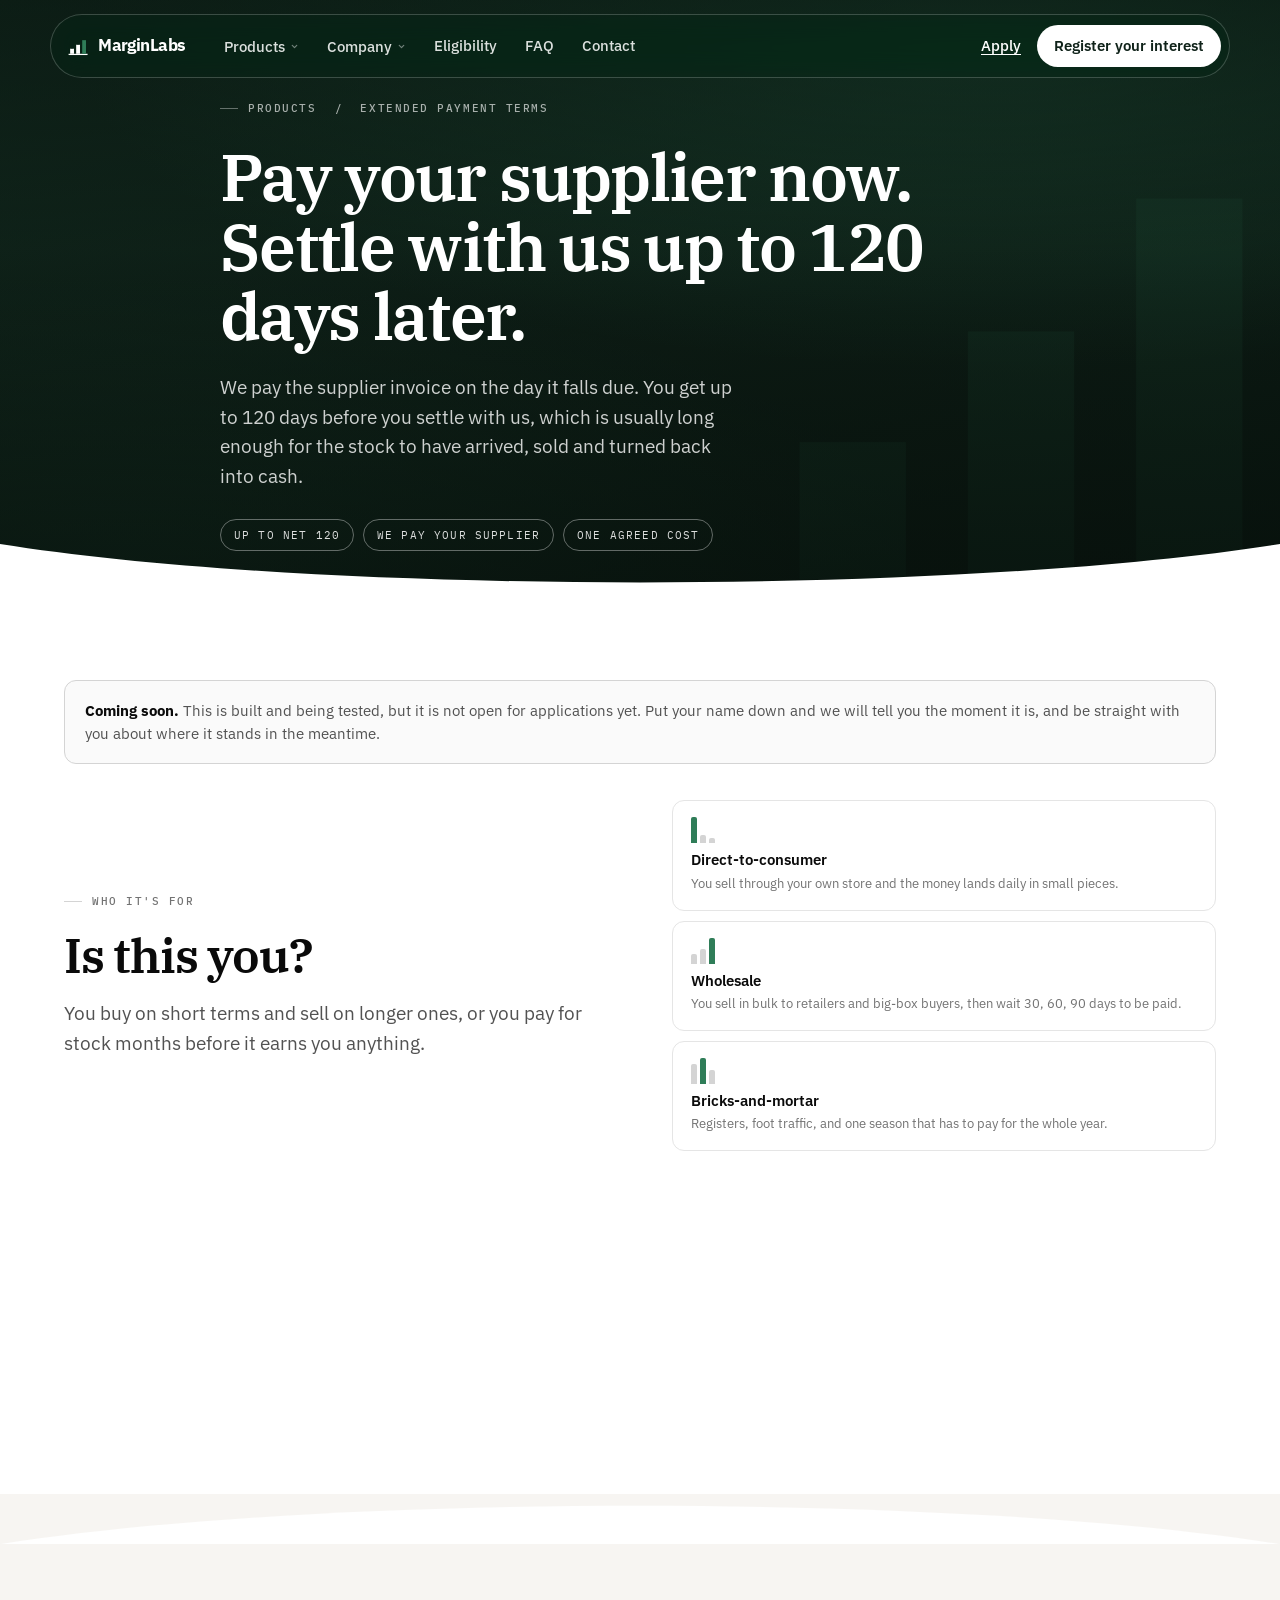
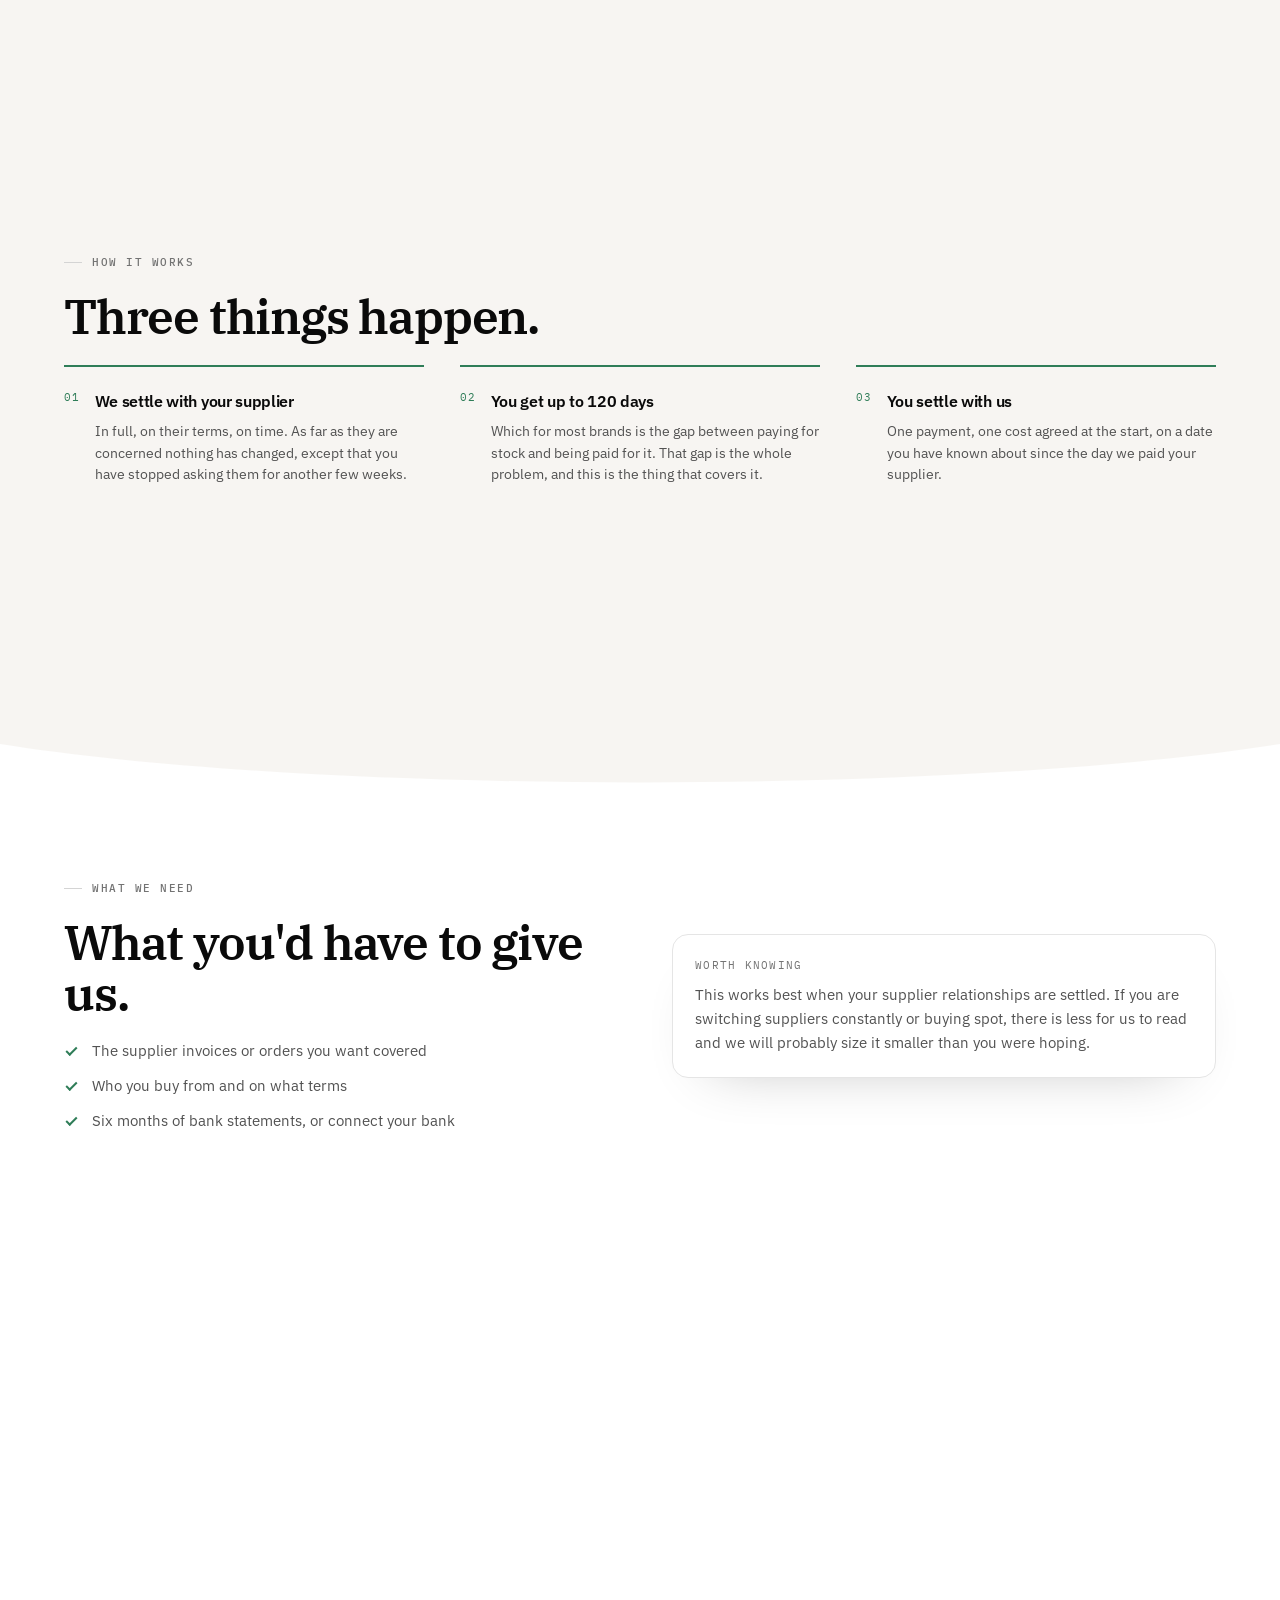
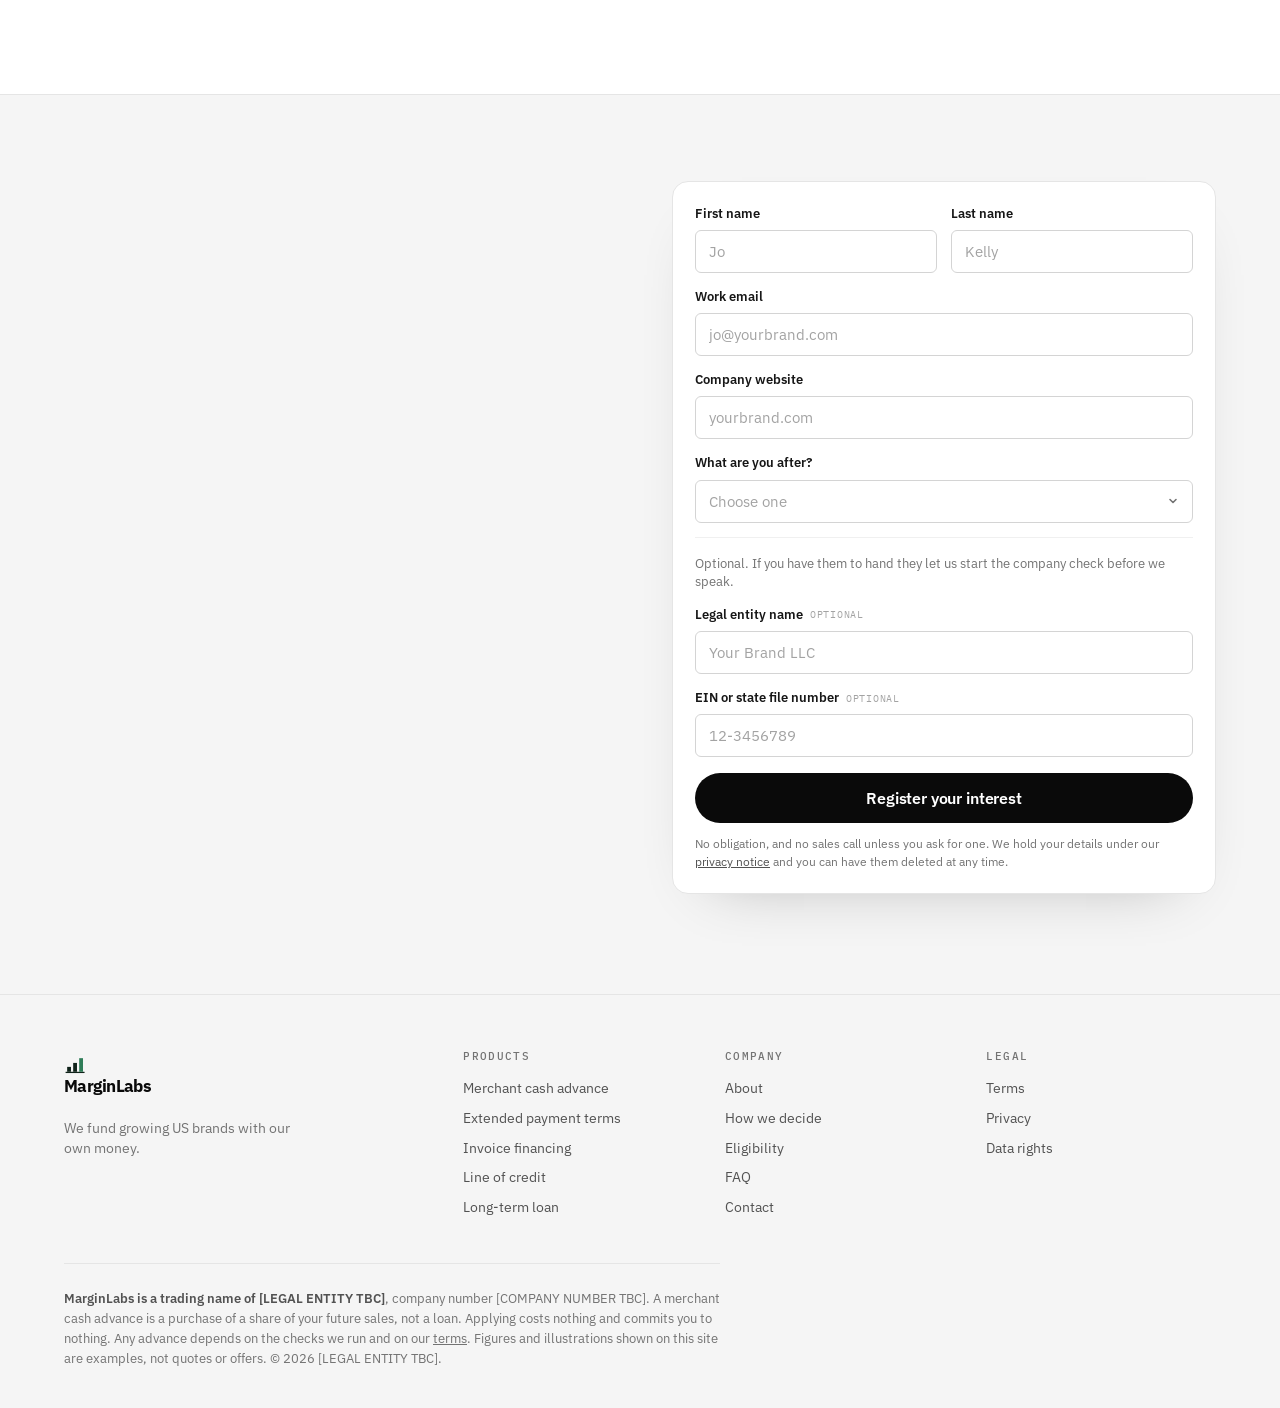
<file: products/extended-payment-terms/index.html>
<!doctype html>
<html lang="en">
<head>
<meta charset="utf-8" />
<meta name="viewport" content="width=device-width, initial-scale=1" />
<title>Extended payment terms · MarginLabs</title>
<meta name="description" content="We pay your supplier today. You pay us back up to 120 days later. Best for stock you pay for months before it sells." />
<meta property="og:title" content="Extended payment terms · MarginLabs" />
<meta property="og:description" content="We pay your supplier today. You pay us back up to 120 days later. Best for stock you pay for months before it sells." />
<meta property="og:type" content="website" />
<meta property="og:url" content="https://getmarginlabs.com" />
<meta name="twitter:card" content="summary_large_image" />
<meta name="twitter:title" content="Extended payment terms · MarginLabs" />
<meta name="twitter:description" content="We pay your supplier today. You pay us back up to 120 days later. Best for stock you pay for months before it sells." />
<link rel="icon" href="../../marginlabs-favicon.svg" type="image/svg+xml" />
<link rel="preconnect" href="https://fonts.googleapis.com" />
<link rel="preconnect" href="https://fonts.gstatic.com" crossorigin />
<link href="https://fonts.googleapis.com/css2?family=IBM+Plex+Mono:wght@400;500&family=IBM+Plex+Sans:wght@400;500;600;700&family=IBM+Plex+Serif:ital,wght@0,500;0,600;1,500&display=swap" rel="stylesheet" />
<link rel="stylesheet" href="../../site.css" />
</head>
<body>
<div class="progress" id="progress" aria-hidden="true"></div>
<a class="skip" href="#main">Skip to content</a>

<nav class="nav" id="nav" aria-label="Primary">
  <a class="brand" href="../../" aria-label="MarginLabs home"><svg viewBox="0 0 280 240" aria-hidden="true"><line class="mk-ink" x1="20" y1="220" x2="260" y2="220" stroke="#10231A" stroke-width="16"/><rect class="mk-ink" x="40" y="150" width="48" height="62" fill="#10231A"/><rect class="mk-ink" x="116" y="100" width="48" height="112" fill="#10231A"/><rect x="192" y="40" width="48" height="172" fill="#2F7D58"/></svg><span>MarginLabs</span></a>
  <div class="navlinks" id="navlinks">
    <div class="glide" id="glide" aria-hidden="true"></div>
    <div data-menu style="position:relative">
      <button class="navlink" aria-expanded="false">Products
        <svg class="caret" viewBox="0 0 12 12" fill="none" aria-hidden="true"><path d="M3 4.5 6 7.5 9 4.5" stroke="currentColor" stroke-width="1.6" stroke-linecap="round" stroke-linejoin="round"/></svg>
      </button>
      <div class="panel" role="menu">
        <a class="panelitem" href="../../products/merchant-cash-advance" role="menuitem"><b>Merchant cash advance</b><em>Money now, paid back from your sales</em></a>
<a class="panelitem" href="../../products/extended-payment-terms" role="menuitem"><b>Extended payment terms</b><em>Pay suppliers now, settle with us later</em></a>
<a class="panelitem" href="../../products/invoice-financing" role="menuitem"><b>Invoice financing</b><em>Get paid now, and nobody is told</em></a>
<a class="panelitem" href="../../products/line-of-credit" role="menuitem"><b>Line of credit</b><em>Dip into it when timing goes against you</em></a>
<a class="panelitem" href="../../products/long-term-loan" role="menuitem"><b>Long-term loan</b><em>Fixed amount, fixed term, fixed repayments</em></a>
        <a class="panelitem" href="../../products" role="menuitem" style="border-top:1px solid var(--line-soft);margin-top:6px;padding-top:12px"><b>Compare all five &rarr;</b></a>
      </div>
    </div>
    <div data-menu style="position:relative">
      <button class="navlink" aria-expanded="false">Company
        <svg class="caret" viewBox="0 0 12 12" fill="none" aria-hidden="true"><path d="M3 4.5 6 7.5 9 4.5" stroke="currentColor" stroke-width="1.6" stroke-linecap="round" stroke-linejoin="round"/></svg>
      </button>
      <div class="panel" role="menu">
        <a class="panelitem" href="../../company" role="menuitem"><b>About MarginLabs</b><em>Who we are and why we fund with our own money</em></a>
        <a class="panelitem" href="../../company#decide" role="menuitem"><b>How we decide</b><em>What we look at, and what it tells us</em></a>
        <a class="panelitem" href="../../#who" role="menuitem"><b>Who we fund</b><em>The four ways brands get paid</em></a>
        <a class="panelitem" href="../../terms.html" role="menuitem"><b>Terms</b><em>How the site and our assessment work</em></a>
        <a class="panelitem" href="../../privacy.html" role="menuitem"><b>Privacy &amp; data</b><em>What we hold and how to remove it</em></a>
      </div>
    </div>
    <a class="navlink" href="../../eligibility">Eligibility</a>
    <a class="navlink" href="../../faq">FAQ</a>
    <a class="navlink" href="../../contact">Contact</a>
  </div>
  <div class="navspacer"></div>
  <a class="nav-login" href="../../triage/">Apply</a>
  <a class="navcta" href="../../#register"><span class="cta-long">Register your interest</span><span class="cta-short">Register</span></a>
  <button class="navlink navtoggle" id="navtoggle" aria-expanded="false" aria-label="Menu">Menu</button>
</nav>
<main id="main">

<section class="sec sec--hero photo" data-dark-hero style="min-height:66svh">
  <div class="motif" aria-hidden="true"><svg viewBox="0 0 280 240"><line x1="20" y1="220" x2="260" y2="220" stroke="#2F7D58" stroke-width="10"/><rect x="40" y="150" width="48" height="62" fill="#2F7D58"/><rect x="116" y="100" width="48" height="112" fill="#2F7D58"/><rect x="192" y="40" width="48" height="172" fill="#2F7D58"/></svg></div>
  <svg class="curve curve--bottom" viewBox="0 0 1440 64" preserveAspectRatio="none" aria-hidden="true"><path d="M0,0 C360,64 1080,64 1440,0 L1440,64 L0,64 Z" fill="var(--surface)"/></svg>
  <div class="inner" style="max-width:840px">
    <div class="eyebrow rev"><a href="../../products" style="color:inherit;text-decoration:none">Products</a> &nbsp;/&nbsp; Extended payment terms</div>
    <h1 class="rev" style="--i:1">Pay your supplier now.<br />Settle with us up to 120 days later.</h1>
    <p class="lede rev" style="--i:2;margin-top:22px">We pay the supplier invoice on the day it falls due. You get up to 120 days before you settle with us, which is usually long enough for the stock to have arrived, sold and turned back into cash.</p>
    <div class="chips rev" style="--i:3;margin-top:28px"><span class="ochip">UP TO NET 120</span><span class="ochip">WE PAY YOUR SUPPLIER</span><span class="ochip">ONE AGREED COST</span></div>
  </div>
</section>

<section class="sec">
  <div class="inner">
    
    <div class="callout callout--soon rev">
      <b>Coming soon.</b> This is built and being tested, but it is not open for applications yet.
      Put your name down and we will tell you the moment it is, and be straight with you about
      where it stands in the meantime.
    </div>
    <div class="split">
      <div>
        <div class="eyebrow rev">Who it's for</div>
        <h2 class="rev" style="--i:1">Is this you?</h2>
        <p class="lede rev" style="--i:2;margin-top:18px">You buy on short terms and sell on longer ones, or you pay for stock months before it earns you anything.</p>
      </div>
      <div class="fitcards rev" style="--i:2"><a class="fitcard" href="../../#who"><div class="glyph"><i class="hi" style="height:100%"></i><i style="height:34%"></i><i style="height:22%"></i></div><b>Direct-to-consumer</b><em>You sell through your own store and the money lands daily in small pieces.</em></a><a class="fitcard" href="../../#who"><div class="glyph"><i style="height:38%"></i><i style="height:56%"></i><i class="hi" style="height:100%"></i></div><b>Wholesale</b><em>You sell in bulk to retailers and big-box buyers, then wait 30, 60, 90 days to be paid.</em></a><a class="fitcard" href="../../#who"><div class="glyph"><i style="height:78%"></i><i class="hi" style="height:100%"></i><i style="height:52%"></i></div><b>Bricks-and-mortar</b><em>Registers, foot traffic, and one season that has to pay for the whole year.</em></a></div>
    </div>
  </div>
</section>

<section class="sec sec--warm sec--tall">
  <svg class="curve curve--top" viewBox="0 0 1440 64" preserveAspectRatio="none" aria-hidden="true"><path d="M0,64 C360,0 1080,0 1440,64 L1440,64 L0,64 Z" fill="var(--surface)"/></svg>
  <div class="inner">
    <div class="eyebrow rev">How it works</div>
    <h2 class="rev" style="--i:1">Three things happen.</h2>
    <div class="steps-s mt-lg">
        <div class="step-s rev" style="--i:2">
          <div class="n">01</div>
          <div><b>We settle with your supplier</b><span>In full, on their terms, on time. As far as they are concerned nothing has changed, except that you have stopped asking them for another few weeks.</span></div>
        </div>

        <div class="step-s rev" style="--i:3">
          <div class="n">02</div>
          <div><b>You get up to 120 days</b><span>Which for most brands is the gap between paying for stock and being paid for it. That gap is the whole problem, and this is the thing that covers it.</span></div>
        </div>

        <div class="step-s rev" style="--i:4">
          <div class="n">03</div>
          <div><b>You settle with us</b><span>One payment, one cost agreed at the start, on a date you have known about since the day we paid your supplier.</span></div>
        </div></div>
  </div>
  <svg class="curve curve--bottom" viewBox="0 0 1440 64" preserveAspectRatio="none" aria-hidden="true"><path d="M0,0 C360,64 1080,64 1440,0 L1440,64 L0,64 Z" fill="var(--surface)"/></svg>
</section>

<section class="sec">
  <div class="inner split">
    <div>
      <div class="eyebrow rev">What we need</div>
      <h2 class="rev" style="--i:1">What you'd have to give us.</h2>
      <ul class="ticks rev" style="--i:2"><li>The supplier invoices or orders you want covered</li><li>Who you buy from and on what terms</li><li>Six months of bank statements, or connect your bank</li></ul>
    </div>
    <div class="card rev" style="--i:3">
      <div class="cap" style="margin-bottom:10px">Worth knowing</div>
      <p style="font-size:15px;line-height:1.6">This works best when your supplier relationships are settled. If you are switching suppliers constantly or buying spot, there is less for us to read and we will probably size it smaller than you were hoping.</p>
    </div>
  </div>
</section>


<section class="sec sec--sunk sec--edge" id="register">
  <div class="inner formwrap">
    <div>
      <div class="eyebrow rev">Register your interest</div>
      <h2 class="rev" style="--i:1">Interested in this one?</h2>
      <p class="lede rev" style="--i:2;margin-top:20px">Tell us where to find you and we'll come back on whether it fits.</p>
      <p class="note rev" style="--i:3;margin-top:24px">
        Just give us your website. We will find your company details ourselves, which is a fair
        summary of what we do all day.
      </p>
      <div class="rev" style="--i:4;margin-top:26px">
        <a class="btn btn--quiet" href="../../triage/" style="padding-left:0">Already trading? Apply now <span class="arrow">&rarr;</span></a>
      </div>
    </div>
    
      <div class="card rev" style="--i:3">
        <div class="formmsg" id="formmsg" role="status" aria-live="polite"></div>
        <form id="wl" data-source="product:extended-payment-terms" novalidate>
          <div class="grid2">
            <div class="field"><label for="fn">First name</label>
              <input id="fn" name="first_name" type="text" autocomplete="given-name" required placeholder="Jo" /></div>
            <div class="field"><label for="ln">Last name</label>
              <input id="ln" name="last_name" type="text" autocomplete="family-name" required placeholder="Kelly" /></div>
          </div>
          <div class="field"><label for="em">Work email</label>
            <input id="em" name="email" type="email" autocomplete="email" required placeholder="jo@yourbrand.com" /></div>
          <div class="field"><label for="ws">Company website</label>
            <input id="ws" name="website" type="text" autocomplete="url" required placeholder="yourbrand.com" /></div>
          <div class="field"><label for="prod">What are you after?</label>
            <select id="prod" name="product_interest" required>
              <option value="" disabled selected>Choose one</option>
              <option value="merchant-cash-advance">Merchant cash advance</option><option value="extended-payment-terms">Extended payment terms</option><option value="invoice-financing">Invoice financing</option><option value="line-of-credit">Line of credit</option><option value="long-term-loan">Long-term loan</option>
              <option value="not-sure">Not sure yet, help me work it out</option>
            </select></div>
          <div class="optwrap">
            <p>Optional. If you have them to hand they let us start the company check before we speak.</p>
            <div class="field"><label for="legal">Legal entity name <em>optional</em></label>
              <input id="legal" name="legal_name" type="text" autocomplete="organization" placeholder="Your Brand LLC" /></div>
            <div class="field" style="margin-bottom:0"><label for="cno">EIN or state file number <em>optional</em></label>
              <input id="cno" name="company_number" type="text" placeholder="12-3456789" /></div>
          </div>
          <div aria-hidden="true" style="position:absolute;left:-9999px">
            <label for="hp">Do not fill this in</label>
            <input id="hp" name="fax" type="text" tabindex="-1" autocomplete="off" />
          </div>
          <button class="btn btn--primary" type="submit" id="submit" style="width:100%">Register your interest</button>
          <p class="formfoot">No obligation, and no sales call unless you ask for one. We hold your
            details under our <a href="../../privacy.html">privacy notice</a> and you can have them deleted at any time.</p>
        </form>
      </div>
  </div>
</section>

</main>

<footer class="foot">
  <div class="inner">
    <div class="footgrid">
      <div>
        <a class="brand" href="../../" style="margin-bottom:14px"><svg viewBox="0 0 280 240" aria-hidden="true"><line class="mk-ink" x1="20" y1="220" x2="260" y2="220" stroke="#10231A" stroke-width="16"/><rect class="mk-ink" x="40" y="150" width="48" height="62" fill="#10231A"/><rect class="mk-ink" x="116" y="100" width="48" height="112" fill="#10231A"/><rect x="192" y="40" width="48" height="172" fill="#2F7D58"/></svg><span>MarginLabs</span></a>
        <p style="font-size:13.5px;max-width:30ch;color:var(--muted)">We fund growing US brands with our own money.</p>
      </div>
      <div><h2>Products</h2><a href="../../products/merchant-cash-advance">Merchant cash advance</a>
<a href="../../products/extended-payment-terms">Extended payment terms</a>
<a href="../../products/invoice-financing">Invoice financing</a>
<a href="../../products/line-of-credit">Line of credit</a>
<a href="../../products/long-term-loan">Long-term loan</a></div>
      <div><h2>Company</h2>
        <a href="../../company">About</a>
        <a href="../../company#decide">How we decide</a>
        <a href="../../eligibility">Eligibility</a>
        <a href="../../faq">FAQ</a>
        <a href="../../contact">Contact</a>
      </div>
      <div><h2>Legal</h2>
        <a href="../../terms.html">Terms</a>
        <a href="../../privacy.html">Privacy</a>
        <a href="../../data-rights.html">Data rights</a>
      </div>
    </div>
    <div class="footlegal">
      <b>MarginLabs is a trading name of [LEGAL ENTITY TBC]</b>, company number
      [COMPANY NUMBER TBC]. A merchant cash advance is a purchase of a share of your future
      sales, not a loan. Applying costs nothing and commits you to nothing.
      Any advance depends on the checks we run and on our <a href="../../terms.html">terms</a>.
      Figures and illustrations shown on this site are examples, not quotes or offers.
      &copy; <span id="yr">2026</span> [LEGAL ENTITY TBC].
    </div>
  </div>
</footer>
<script src="../../site.js"></script>
</body>
</html>
</file>
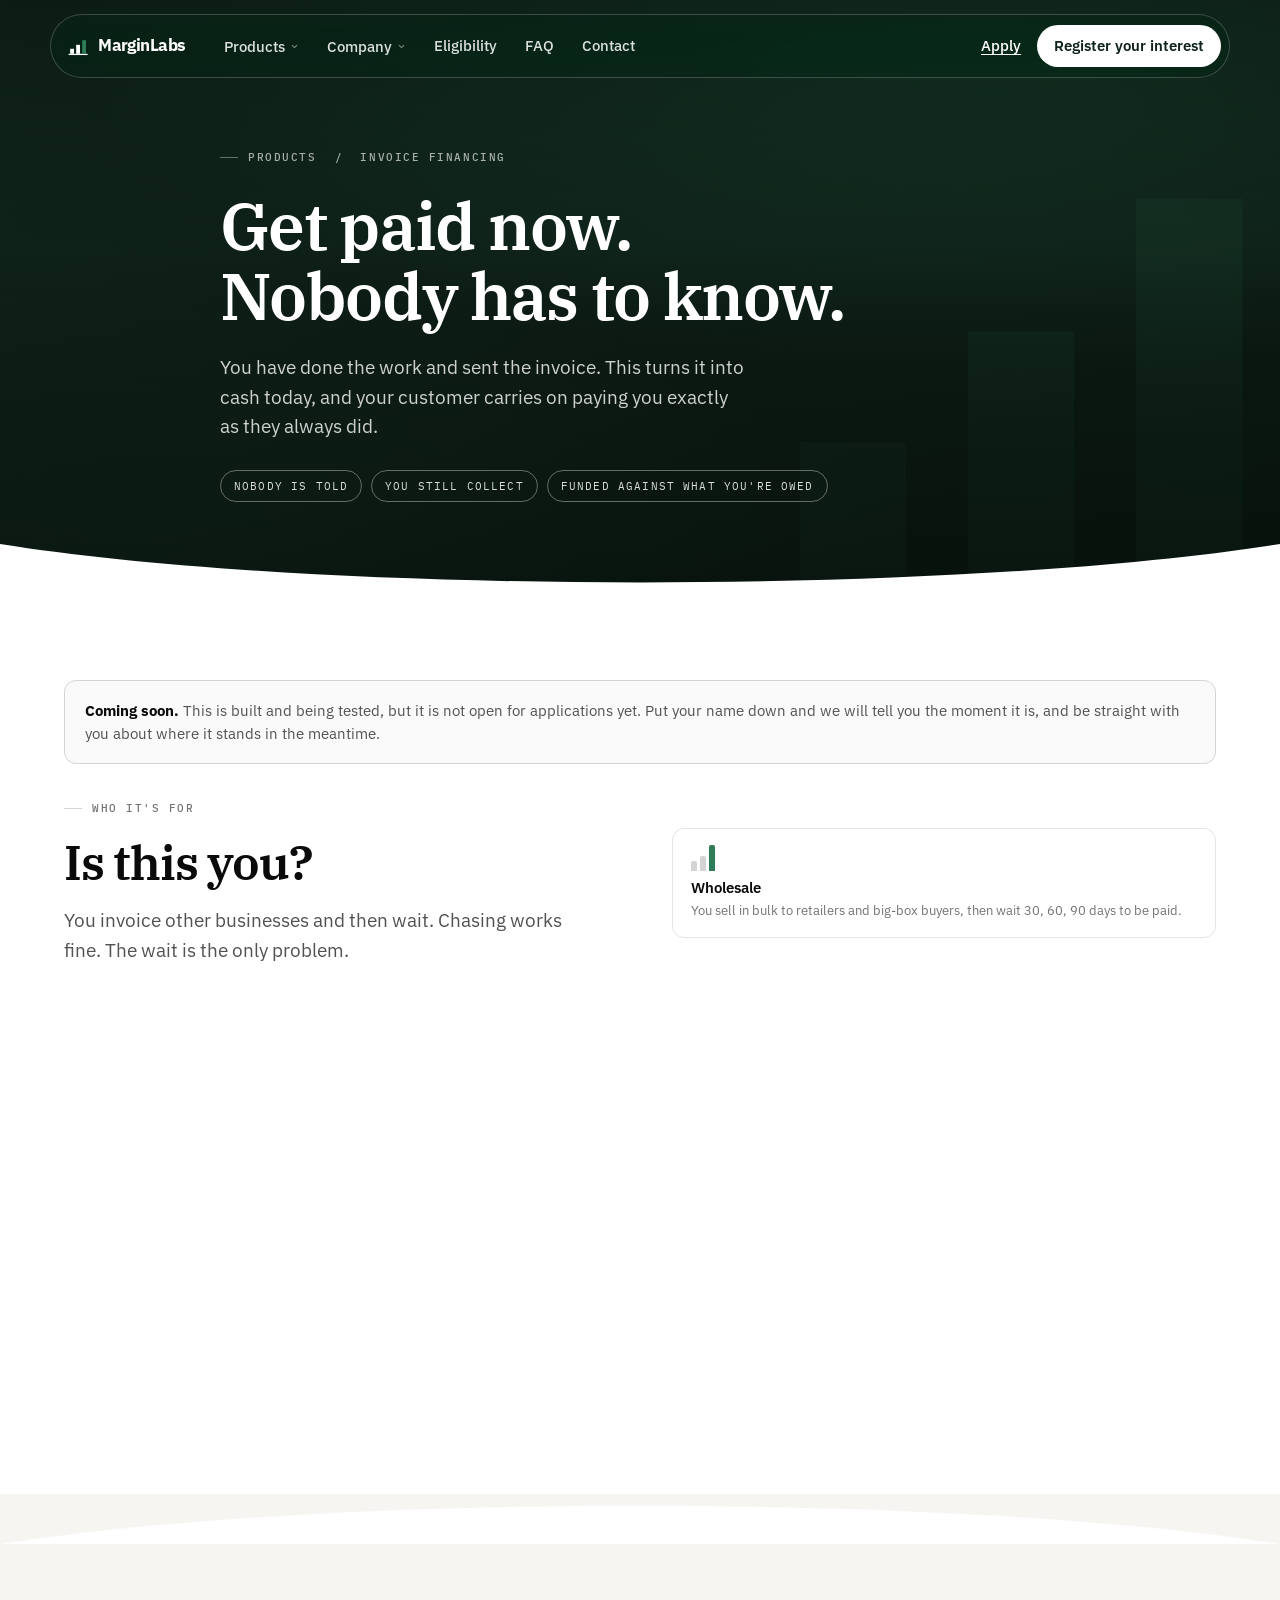
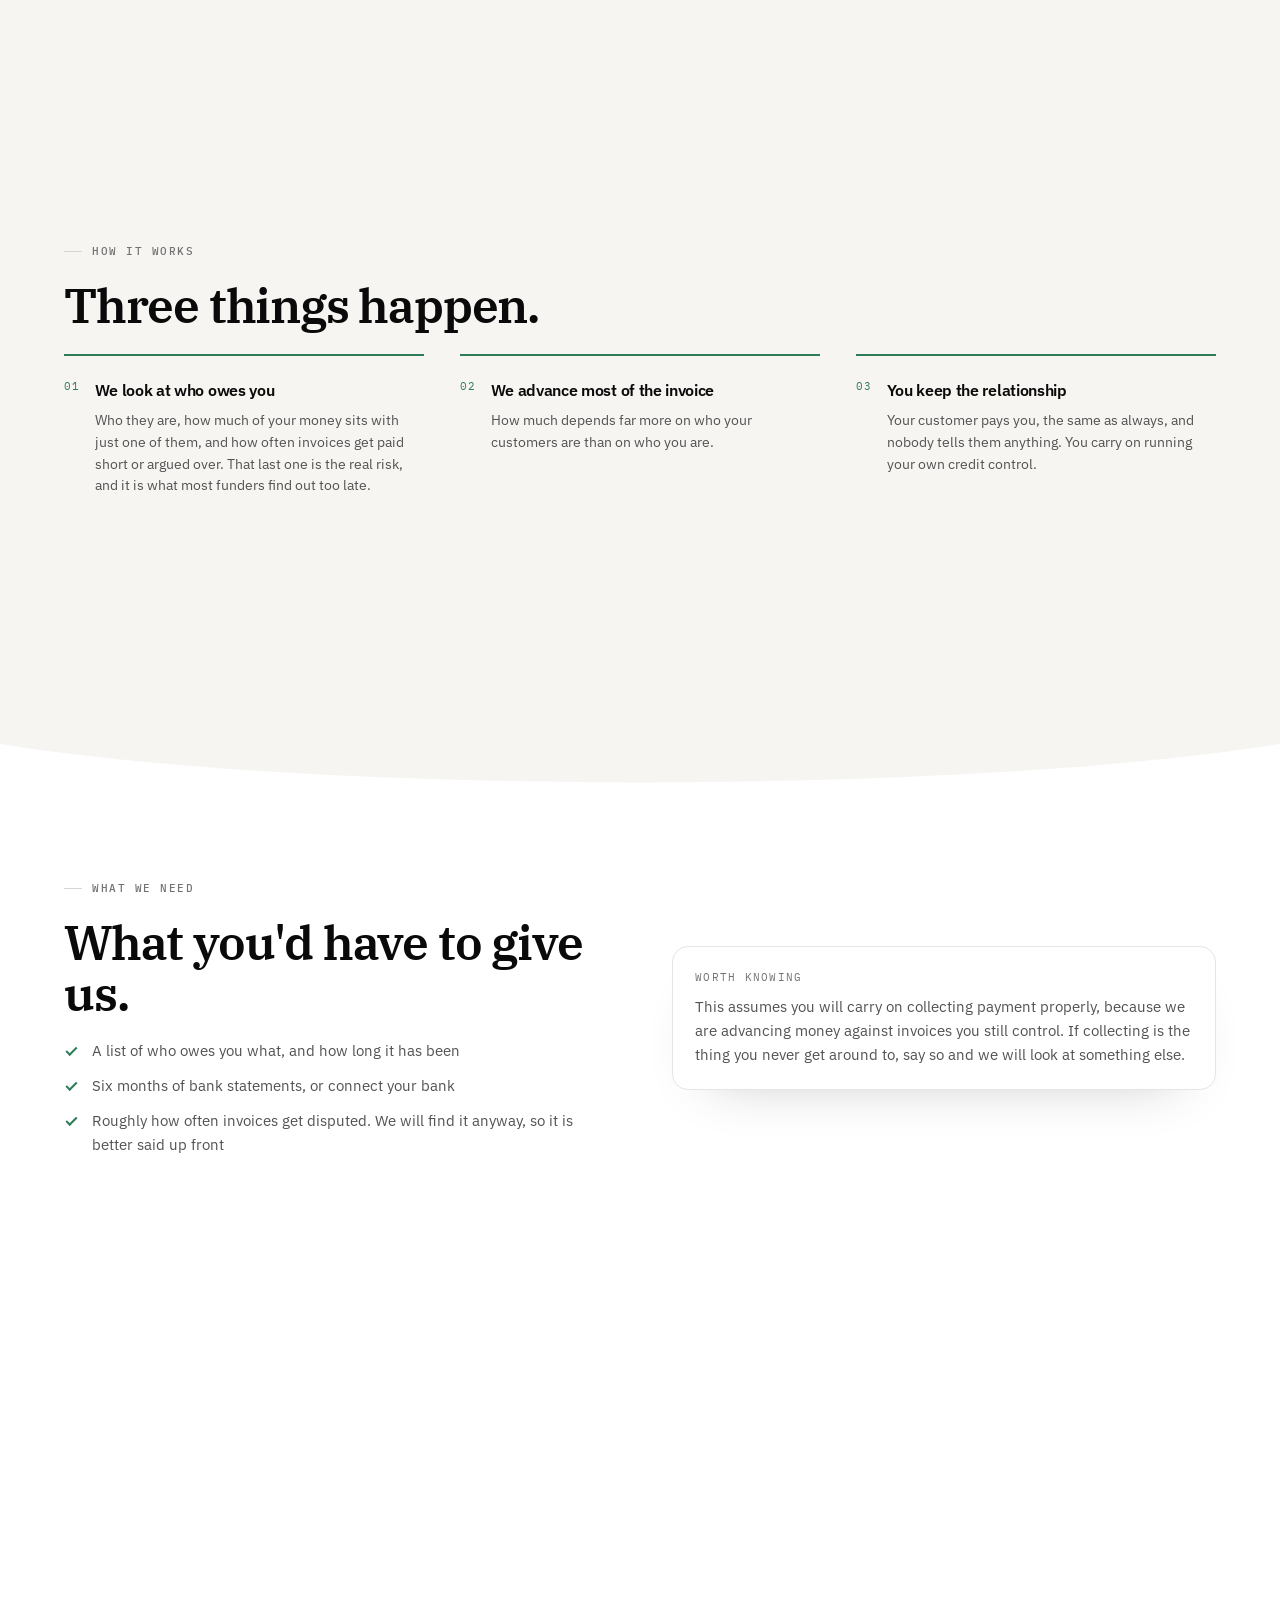
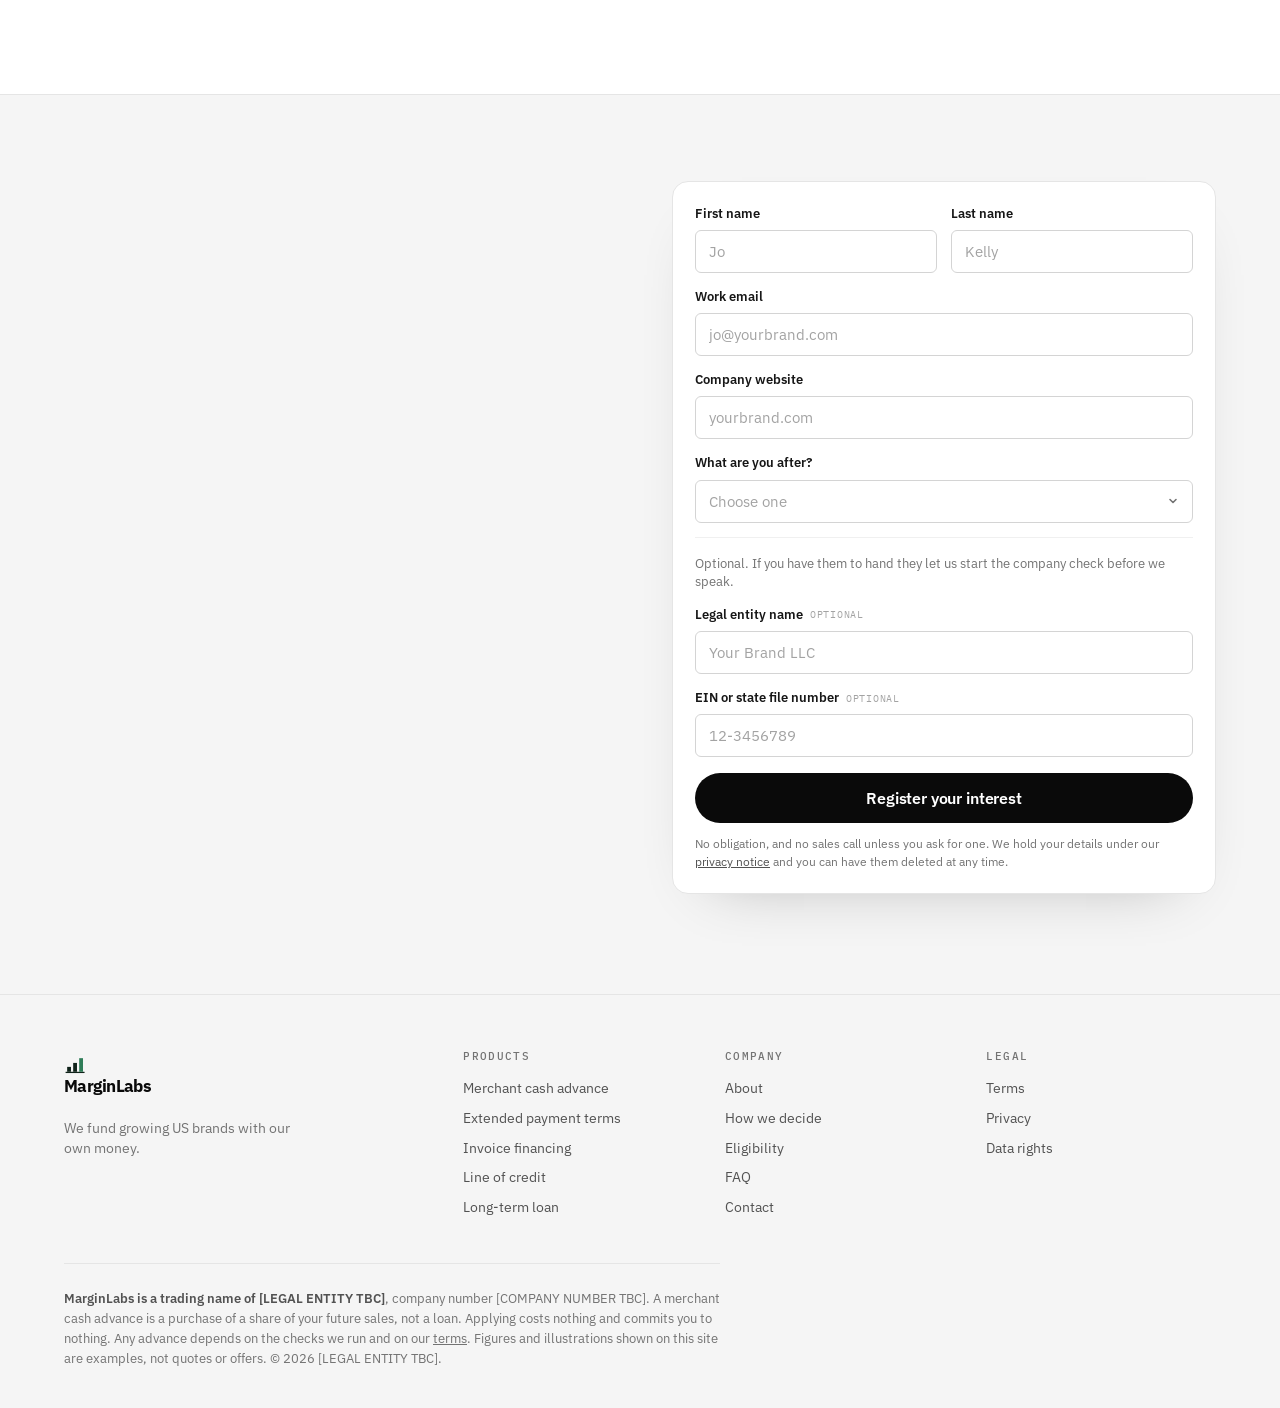
<file: products/invoice-financing/index.html>
<!doctype html>
<html lang="en">
<head>
<meta charset="utf-8" />
<meta name="viewport" content="width=device-width, initial-scale=1" />
<title>Invoice financing · MarginLabs</title>
<meta name="description" content="Cash now for invoices your retailers have not paid yet. Best for wholesale brands waiting 30 to 90 days to be paid." />
<meta property="og:title" content="Invoice financing · MarginLabs" />
<meta property="og:description" content="Cash now for invoices your retailers have not paid yet. Best for wholesale brands waiting 30 to 90 days to be paid." />
<meta property="og:type" content="website" />
<meta property="og:url" content="https://getmarginlabs.com" />
<meta name="twitter:card" content="summary_large_image" />
<meta name="twitter:title" content="Invoice financing · MarginLabs" />
<meta name="twitter:description" content="Cash now for invoices your retailers have not paid yet. Best for wholesale brands waiting 30 to 90 days to be paid." />
<link rel="icon" href="../../marginlabs-favicon.svg" type="image/svg+xml" />
<link rel="preconnect" href="https://fonts.googleapis.com" />
<link rel="preconnect" href="https://fonts.gstatic.com" crossorigin />
<link href="https://fonts.googleapis.com/css2?family=IBM+Plex+Mono:wght@400;500&family=IBM+Plex+Sans:wght@400;500;600;700&family=IBM+Plex+Serif:ital,wght@0,500;0,600;1,500&display=swap" rel="stylesheet" />
<link rel="stylesheet" href="../../site.css" />
</head>
<body>
<div class="progress" id="progress" aria-hidden="true"></div>
<a class="skip" href="#main">Skip to content</a>

<nav class="nav" id="nav" aria-label="Primary">
  <a class="brand" href="../../" aria-label="MarginLabs home"><svg viewBox="0 0 280 240" aria-hidden="true"><line class="mk-ink" x1="20" y1="220" x2="260" y2="220" stroke="#10231A" stroke-width="16"/><rect class="mk-ink" x="40" y="150" width="48" height="62" fill="#10231A"/><rect class="mk-ink" x="116" y="100" width="48" height="112" fill="#10231A"/><rect x="192" y="40" width="48" height="172" fill="#2F7D58"/></svg><span>MarginLabs</span></a>
  <div class="navlinks" id="navlinks">
    <div class="glide" id="glide" aria-hidden="true"></div>
    <div data-menu style="position:relative">
      <button class="navlink" aria-expanded="false">Products
        <svg class="caret" viewBox="0 0 12 12" fill="none" aria-hidden="true"><path d="M3 4.5 6 7.5 9 4.5" stroke="currentColor" stroke-width="1.6" stroke-linecap="round" stroke-linejoin="round"/></svg>
      </button>
      <div class="panel" role="menu">
        <a class="panelitem" href="../../products/merchant-cash-advance" role="menuitem"><b>Merchant cash advance</b><em>Money now, paid back from your sales</em></a>
<a class="panelitem" href="../../products/extended-payment-terms" role="menuitem"><b>Extended payment terms</b><em>Pay suppliers now, settle with us later</em></a>
<a class="panelitem" href="../../products/invoice-financing" role="menuitem"><b>Invoice financing</b><em>Get paid now, and nobody is told</em></a>
<a class="panelitem" href="../../products/line-of-credit" role="menuitem"><b>Line of credit</b><em>Dip into it when timing goes against you</em></a>
<a class="panelitem" href="../../products/long-term-loan" role="menuitem"><b>Long-term loan</b><em>Fixed amount, fixed term, fixed repayments</em></a>
        <a class="panelitem" href="../../products" role="menuitem" style="border-top:1px solid var(--line-soft);margin-top:6px;padding-top:12px"><b>Compare all five &rarr;</b></a>
      </div>
    </div>
    <div data-menu style="position:relative">
      <button class="navlink" aria-expanded="false">Company
        <svg class="caret" viewBox="0 0 12 12" fill="none" aria-hidden="true"><path d="M3 4.5 6 7.5 9 4.5" stroke="currentColor" stroke-width="1.6" stroke-linecap="round" stroke-linejoin="round"/></svg>
      </button>
      <div class="panel" role="menu">
        <a class="panelitem" href="../../company" role="menuitem"><b>About MarginLabs</b><em>Who we are and why we fund with our own money</em></a>
        <a class="panelitem" href="../../company#decide" role="menuitem"><b>How we decide</b><em>What we look at, and what it tells us</em></a>
        <a class="panelitem" href="../../#who" role="menuitem"><b>Who we fund</b><em>The four ways brands get paid</em></a>
        <a class="panelitem" href="../../terms.html" role="menuitem"><b>Terms</b><em>How the site and our assessment work</em></a>
        <a class="panelitem" href="../../privacy.html" role="menuitem"><b>Privacy &amp; data</b><em>What we hold and how to remove it</em></a>
      </div>
    </div>
    <a class="navlink" href="../../eligibility">Eligibility</a>
    <a class="navlink" href="../../faq">FAQ</a>
    <a class="navlink" href="../../contact">Contact</a>
  </div>
  <div class="navspacer"></div>
  <a class="nav-login" href="../../triage/">Apply</a>
  <a class="navcta" href="../../#register"><span class="cta-long">Register your interest</span><span class="cta-short">Register</span></a>
  <button class="navlink navtoggle" id="navtoggle" aria-expanded="false" aria-label="Menu">Menu</button>
</nav>
<main id="main">

<section class="sec sec--hero photo" data-dark-hero style="min-height:66svh">
  <div class="motif" aria-hidden="true"><svg viewBox="0 0 280 240"><line x1="20" y1="220" x2="260" y2="220" stroke="#2F7D58" stroke-width="10"/><rect x="40" y="150" width="48" height="62" fill="#2F7D58"/><rect x="116" y="100" width="48" height="112" fill="#2F7D58"/><rect x="192" y="40" width="48" height="172" fill="#2F7D58"/></svg></div>
  <svg class="curve curve--bottom" viewBox="0 0 1440 64" preserveAspectRatio="none" aria-hidden="true"><path d="M0,0 C360,64 1080,64 1440,0 L1440,64 L0,64 Z" fill="var(--surface)"/></svg>
  <div class="inner" style="max-width:840px">
    <div class="eyebrow rev"><a href="../../products" style="color:inherit;text-decoration:none">Products</a> &nbsp;/&nbsp; Invoice financing</div>
    <h1 class="rev" style="--i:1">Get paid now.<br />Nobody has to know.</h1>
    <p class="lede rev" style="--i:2;margin-top:22px">You have done the work and sent the invoice. This turns it into cash today, and your customer carries on paying you exactly as they always did.</p>
    <div class="chips rev" style="--i:3;margin-top:28px"><span class="ochip">NOBODY IS TOLD</span><span class="ochip">YOU STILL COLLECT</span><span class="ochip">FUNDED AGAINST WHAT YOU'RE OWED</span></div>
  </div>
</section>

<section class="sec">
  <div class="inner">
    
    <div class="callout callout--soon rev">
      <b>Coming soon.</b> This is built and being tested, but it is not open for applications yet.
      Put your name down and we will tell you the moment it is, and be straight with you about
      where it stands in the meantime.
    </div>
    <div class="split">
      <div>
        <div class="eyebrow rev">Who it's for</div>
        <h2 class="rev" style="--i:1">Is this you?</h2>
        <p class="lede rev" style="--i:2;margin-top:18px">You invoice other businesses and then wait. Chasing works fine. The wait is the only problem.</p>
      </div>
      <div class="fitcards rev" style="--i:2"><a class="fitcard" href="../../#who"><div class="glyph"><i style="height:38%"></i><i style="height:56%"></i><i class="hi" style="height:100%"></i></div><b>Wholesale</b><em>You sell in bulk to retailers and big-box buyers, then wait 30, 60, 90 days to be paid.</em></a></div>
    </div>
  </div>
</section>

<section class="sec sec--warm sec--tall">
  <svg class="curve curve--top" viewBox="0 0 1440 64" preserveAspectRatio="none" aria-hidden="true"><path d="M0,64 C360,0 1080,0 1440,64 L1440,64 L0,64 Z" fill="var(--surface)"/></svg>
  <div class="inner">
    <div class="eyebrow rev">How it works</div>
    <h2 class="rev" style="--i:1">Three things happen.</h2>
    <div class="steps-s mt-lg">
        <div class="step-s rev" style="--i:2">
          <div class="n">01</div>
          <div><b>We look at who owes you</b><span>Who they are, how much of your money sits with just one of them, and how often invoices get paid short or argued over. That last one is the real risk, and it is what most funders find out too late.</span></div>
        </div>

        <div class="step-s rev" style="--i:3">
          <div class="n">02</div>
          <div><b>We advance most of the invoice</b><span>How much depends far more on who your customers are than on who you are.</span></div>
        </div>

        <div class="step-s rev" style="--i:4">
          <div class="n">03</div>
          <div><b>You keep the relationship</b><span>Your customer pays you, the same as always, and nobody tells them anything. You carry on running your own credit control.</span></div>
        </div></div>
  </div>
  <svg class="curve curve--bottom" viewBox="0 0 1440 64" preserveAspectRatio="none" aria-hidden="true"><path d="M0,0 C360,64 1080,64 1440,0 L1440,64 L0,64 Z" fill="var(--surface)"/></svg>
</section>

<section class="sec">
  <div class="inner split">
    <div>
      <div class="eyebrow rev">What we need</div>
      <h2 class="rev" style="--i:1">What you'd have to give us.</h2>
      <ul class="ticks rev" style="--i:2"><li>A list of who owes you what, and how long it has been</li><li>Six months of bank statements, or connect your bank</li><li>Roughly how often invoices get disputed. We will find it anyway, so it is better said up front</li></ul>
    </div>
    <div class="card rev" style="--i:3">
      <div class="cap" style="margin-bottom:10px">Worth knowing</div>
      <p style="font-size:15px;line-height:1.6">This assumes you will carry on collecting payment properly, because we are advancing money against invoices you still control. If collecting is the thing you never get around to, say so and we will look at something else.</p>
    </div>
  </div>
</section>


<section class="sec sec--sunk sec--edge" id="register">
  <div class="inner formwrap">
    <div>
      <div class="eyebrow rev">Register your interest</div>
      <h2 class="rev" style="--i:1">Interested in this one?</h2>
      <p class="lede rev" style="--i:2;margin-top:20px">Tell us where to find you and we'll come back on whether it fits.</p>
      <p class="note rev" style="--i:3;margin-top:24px">
        Just give us your website. We will find your company details ourselves, which is a fair
        summary of what we do all day.
      </p>
      <div class="rev" style="--i:4;margin-top:26px">
        <a class="btn btn--quiet" href="../../triage/" style="padding-left:0">Already trading? Apply now <span class="arrow">&rarr;</span></a>
      </div>
    </div>
    
      <div class="card rev" style="--i:3">
        <div class="formmsg" id="formmsg" role="status" aria-live="polite"></div>
        <form id="wl" data-source="product:invoice-financing" novalidate>
          <div class="grid2">
            <div class="field"><label for="fn">First name</label>
              <input id="fn" name="first_name" type="text" autocomplete="given-name" required placeholder="Jo" /></div>
            <div class="field"><label for="ln">Last name</label>
              <input id="ln" name="last_name" type="text" autocomplete="family-name" required placeholder="Kelly" /></div>
          </div>
          <div class="field"><label for="em">Work email</label>
            <input id="em" name="email" type="email" autocomplete="email" required placeholder="jo@yourbrand.com" /></div>
          <div class="field"><label for="ws">Company website</label>
            <input id="ws" name="website" type="text" autocomplete="url" required placeholder="yourbrand.com" /></div>
          <div class="field"><label for="prod">What are you after?</label>
            <select id="prod" name="product_interest" required>
              <option value="" disabled selected>Choose one</option>
              <option value="merchant-cash-advance">Merchant cash advance</option><option value="extended-payment-terms">Extended payment terms</option><option value="invoice-financing">Invoice financing</option><option value="line-of-credit">Line of credit</option><option value="long-term-loan">Long-term loan</option>
              <option value="not-sure">Not sure yet, help me work it out</option>
            </select></div>
          <div class="optwrap">
            <p>Optional. If you have them to hand they let us start the company check before we speak.</p>
            <div class="field"><label for="legal">Legal entity name <em>optional</em></label>
              <input id="legal" name="legal_name" type="text" autocomplete="organization" placeholder="Your Brand LLC" /></div>
            <div class="field" style="margin-bottom:0"><label for="cno">EIN or state file number <em>optional</em></label>
              <input id="cno" name="company_number" type="text" placeholder="12-3456789" /></div>
          </div>
          <div aria-hidden="true" style="position:absolute;left:-9999px">
            <label for="hp">Do not fill this in</label>
            <input id="hp" name="fax" type="text" tabindex="-1" autocomplete="off" />
          </div>
          <button class="btn btn--primary" type="submit" id="submit" style="width:100%">Register your interest</button>
          <p class="formfoot">No obligation, and no sales call unless you ask for one. We hold your
            details under our <a href="../../privacy.html">privacy notice</a> and you can have them deleted at any time.</p>
        </form>
      </div>
  </div>
</section>

</main>

<footer class="foot">
  <div class="inner">
    <div class="footgrid">
      <div>
        <a class="brand" href="../../" style="margin-bottom:14px"><svg viewBox="0 0 280 240" aria-hidden="true"><line class="mk-ink" x1="20" y1="220" x2="260" y2="220" stroke="#10231A" stroke-width="16"/><rect class="mk-ink" x="40" y="150" width="48" height="62" fill="#10231A"/><rect class="mk-ink" x="116" y="100" width="48" height="112" fill="#10231A"/><rect x="192" y="40" width="48" height="172" fill="#2F7D58"/></svg><span>MarginLabs</span></a>
        <p style="font-size:13.5px;max-width:30ch;color:var(--muted)">We fund growing US brands with our own money.</p>
      </div>
      <div><h2>Products</h2><a href="../../products/merchant-cash-advance">Merchant cash advance</a>
<a href="../../products/extended-payment-terms">Extended payment terms</a>
<a href="../../products/invoice-financing">Invoice financing</a>
<a href="../../products/line-of-credit">Line of credit</a>
<a href="../../products/long-term-loan">Long-term loan</a></div>
      <div><h2>Company</h2>
        <a href="../../company">About</a>
        <a href="../../company#decide">How we decide</a>
        <a href="../../eligibility">Eligibility</a>
        <a href="../../faq">FAQ</a>
        <a href="../../contact">Contact</a>
      </div>
      <div><h2>Legal</h2>
        <a href="../../terms.html">Terms</a>
        <a href="../../privacy.html">Privacy</a>
        <a href="../../data-rights.html">Data rights</a>
      </div>
    </div>
    <div class="footlegal">
      <b>MarginLabs is a trading name of [LEGAL ENTITY TBC]</b>, company number
      [COMPANY NUMBER TBC]. A merchant cash advance is a purchase of a share of your future
      sales, not a loan. Applying costs nothing and commits you to nothing.
      Any advance depends on the checks we run and on our <a href="../../terms.html">terms</a>.
      Figures and illustrations shown on this site are examples, not quotes or offers.
      &copy; <span id="yr">2026</span> [LEGAL ENTITY TBC].
    </div>
  </div>
</footer>
<script src="../../site.js"></script>
</body>
</html>
</file>
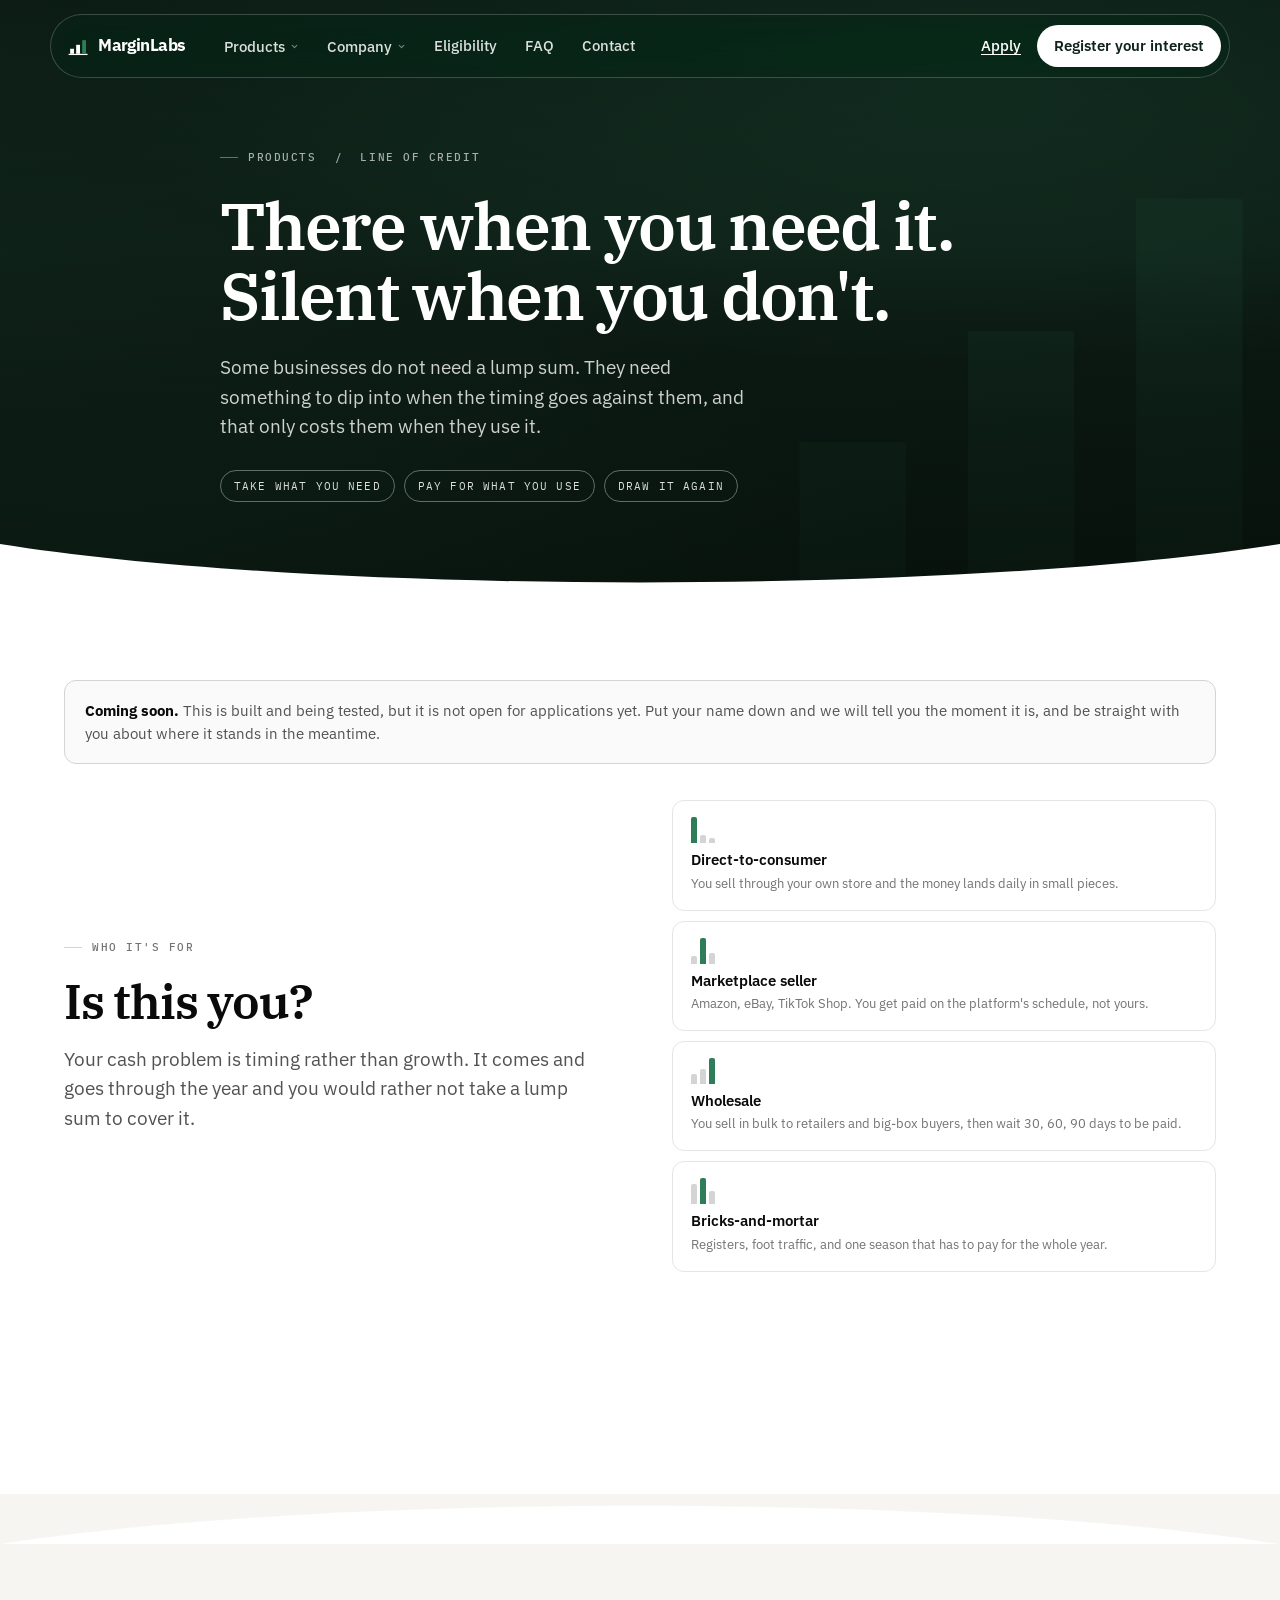
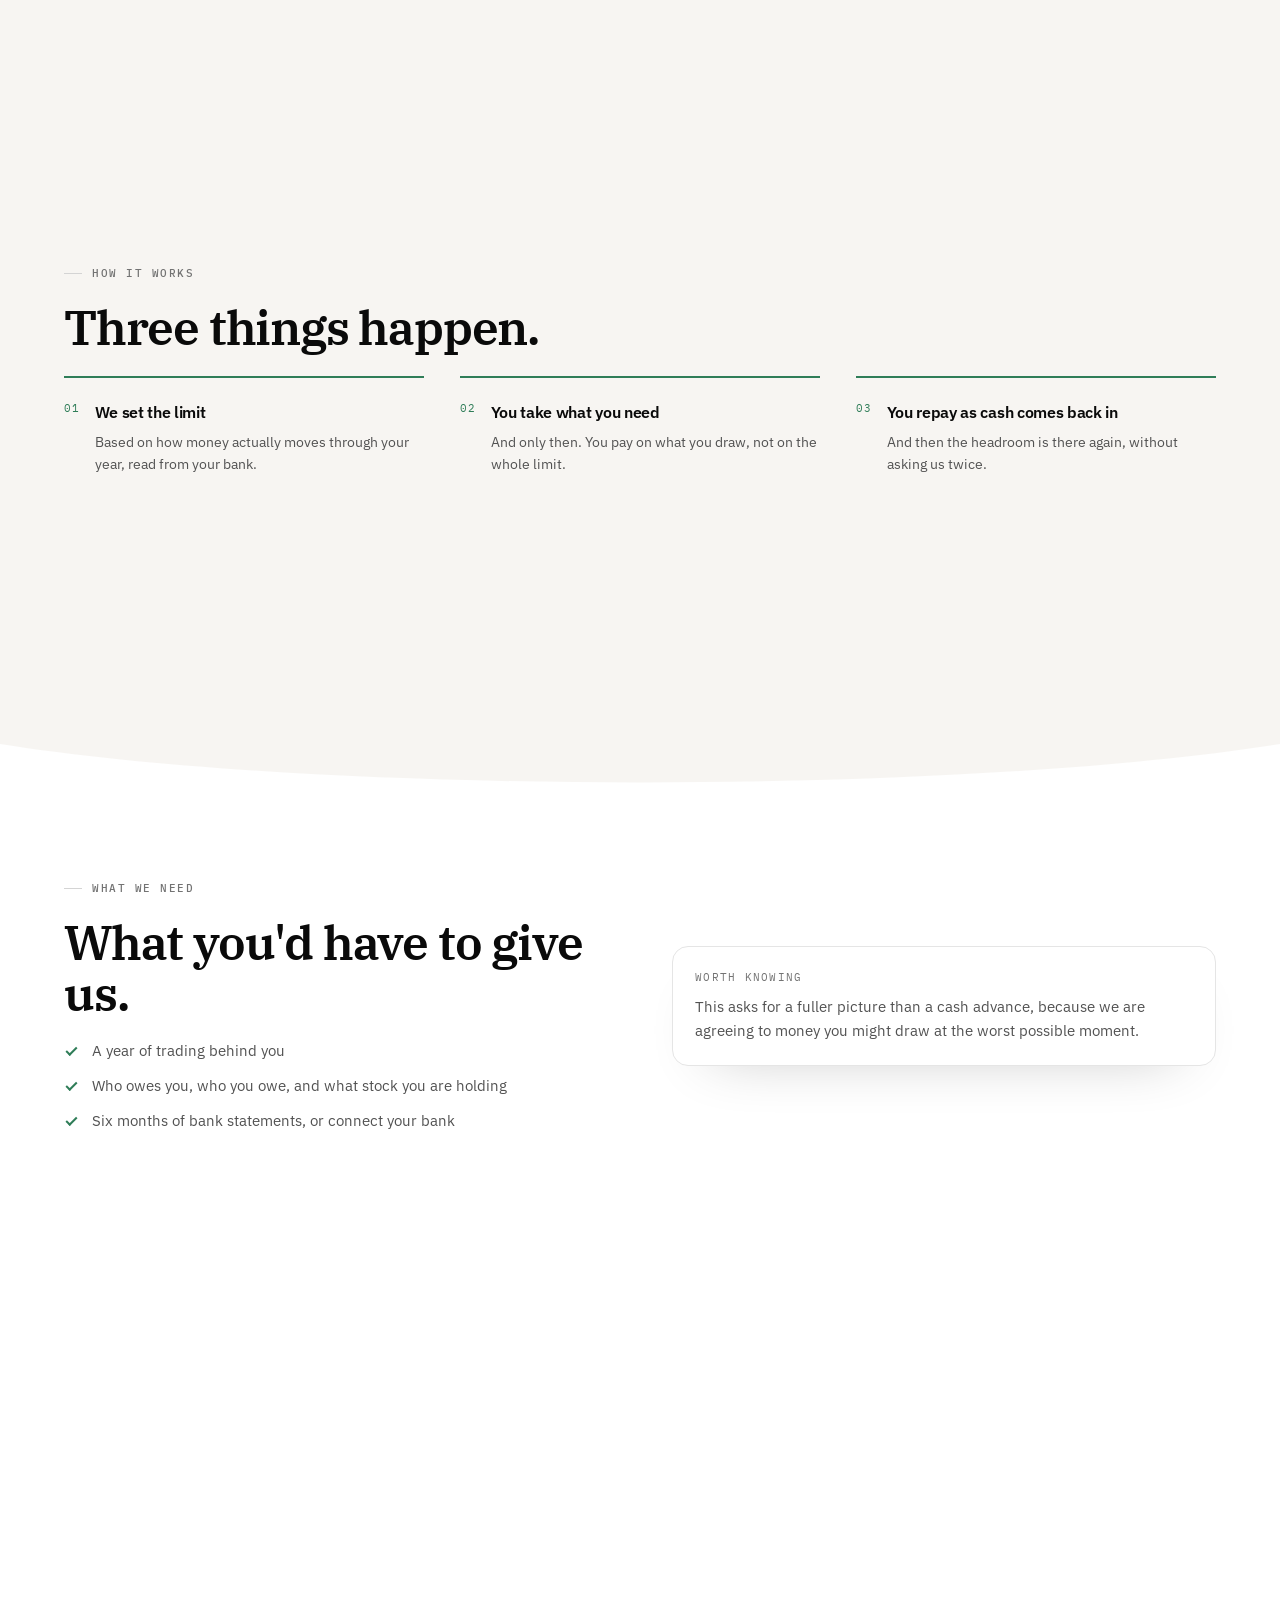
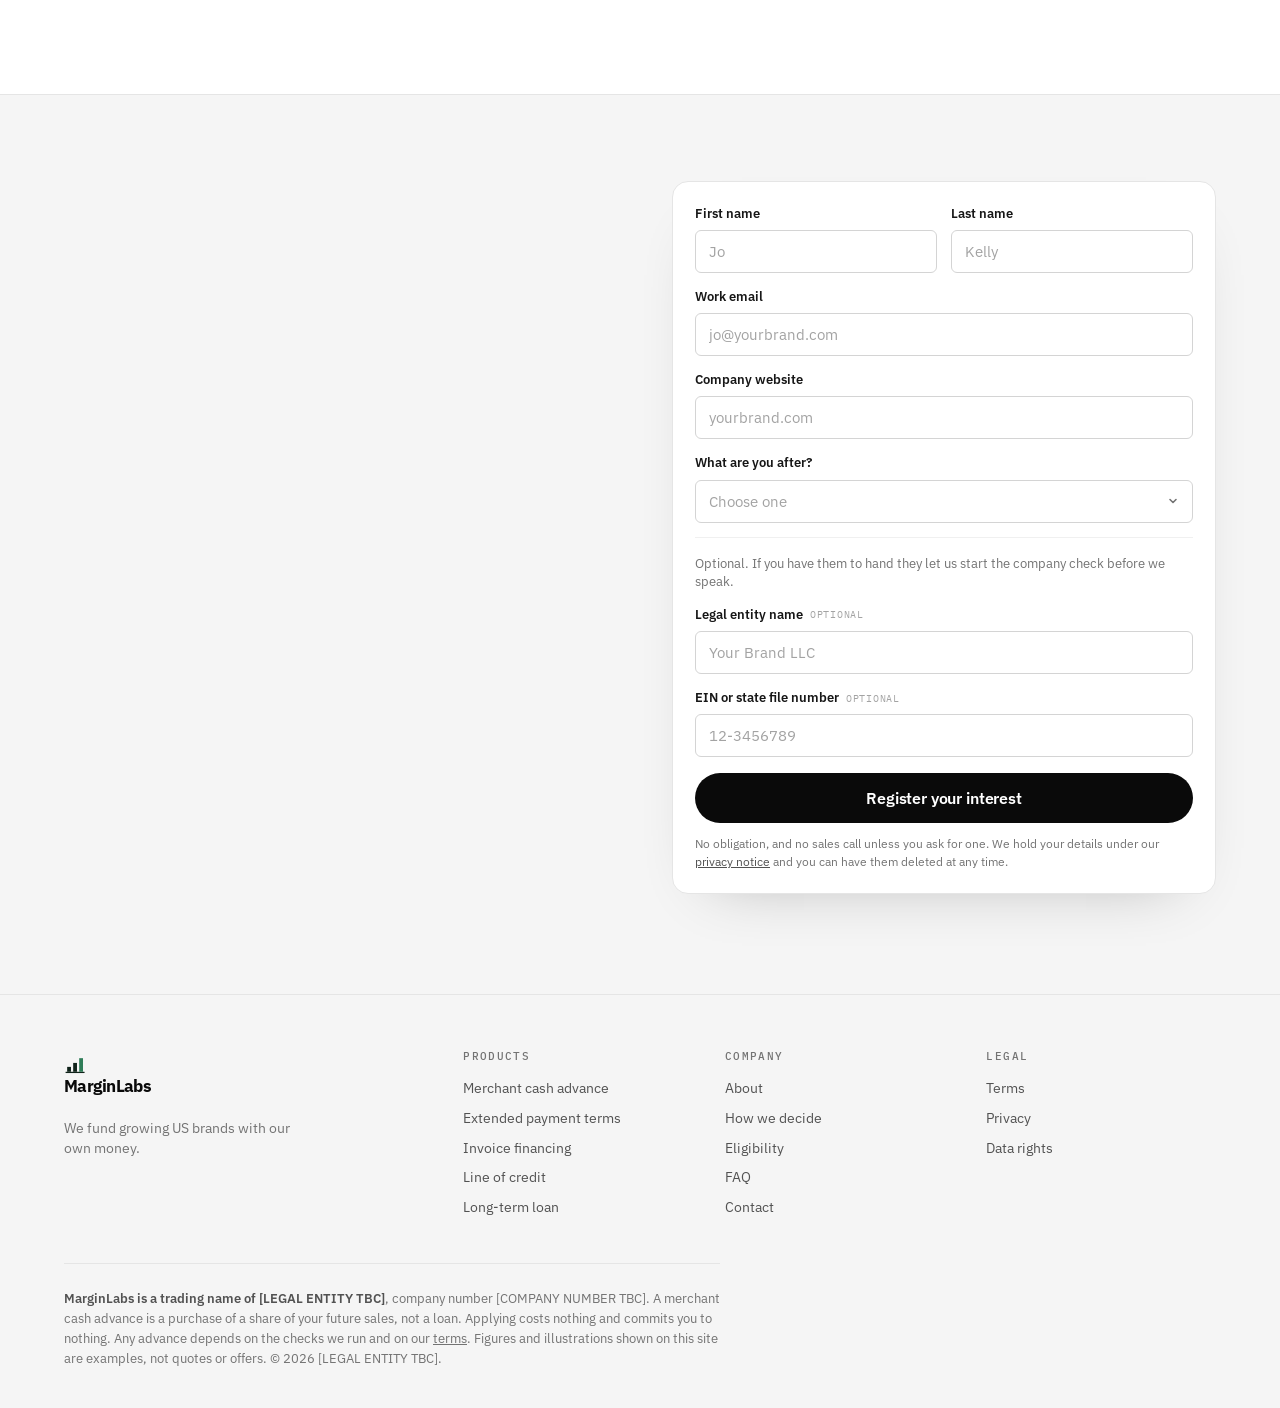
<file: products/line-of-credit/index.html>
<!doctype html>
<html lang="en">
<head>
<meta charset="utf-8" />
<meta name="viewport" content="width=device-width, initial-scale=1" />
<title>Line of credit · MarginLabs</title>
<meta name="description" content="A credit limit you draw on only when you need it. Best for cash gaps that come and go through the year." />
<meta property="og:title" content="Line of credit · MarginLabs" />
<meta property="og:description" content="A credit limit you draw on only when you need it. Best for cash gaps that come and go through the year." />
<meta property="og:type" content="website" />
<meta property="og:url" content="https://getmarginlabs.com" />
<meta name="twitter:card" content="summary_large_image" />
<meta name="twitter:title" content="Line of credit · MarginLabs" />
<meta name="twitter:description" content="A credit limit you draw on only when you need it. Best for cash gaps that come and go through the year." />
<link rel="icon" href="../../marginlabs-favicon.svg" type="image/svg+xml" />
<link rel="preconnect" href="https://fonts.googleapis.com" />
<link rel="preconnect" href="https://fonts.gstatic.com" crossorigin />
<link href="https://fonts.googleapis.com/css2?family=IBM+Plex+Mono:wght@400;500&family=IBM+Plex+Sans:wght@400;500;600;700&family=IBM+Plex+Serif:ital,wght@0,500;0,600;1,500&display=swap" rel="stylesheet" />
<link rel="stylesheet" href="../../site.css" />
</head>
<body>
<div class="progress" id="progress" aria-hidden="true"></div>
<a class="skip" href="#main">Skip to content</a>

<nav class="nav" id="nav" aria-label="Primary">
  <a class="brand" href="../../" aria-label="MarginLabs home"><svg viewBox="0 0 280 240" aria-hidden="true"><line class="mk-ink" x1="20" y1="220" x2="260" y2="220" stroke="#10231A" stroke-width="16"/><rect class="mk-ink" x="40" y="150" width="48" height="62" fill="#10231A"/><rect class="mk-ink" x="116" y="100" width="48" height="112" fill="#10231A"/><rect x="192" y="40" width="48" height="172" fill="#2F7D58"/></svg><span>MarginLabs</span></a>
  <div class="navlinks" id="navlinks">
    <div class="glide" id="glide" aria-hidden="true"></div>
    <div data-menu style="position:relative">
      <button class="navlink" aria-expanded="false">Products
        <svg class="caret" viewBox="0 0 12 12" fill="none" aria-hidden="true"><path d="M3 4.5 6 7.5 9 4.5" stroke="currentColor" stroke-width="1.6" stroke-linecap="round" stroke-linejoin="round"/></svg>
      </button>
      <div class="panel" role="menu">
        <a class="panelitem" href="../../products/merchant-cash-advance" role="menuitem"><b>Merchant cash advance</b><em>Money now, paid back from your sales</em></a>
<a class="panelitem" href="../../products/extended-payment-terms" role="menuitem"><b>Extended payment terms</b><em>Pay suppliers now, settle with us later</em></a>
<a class="panelitem" href="../../products/invoice-financing" role="menuitem"><b>Invoice financing</b><em>Get paid now, and nobody is told</em></a>
<a class="panelitem" href="../../products/line-of-credit" role="menuitem"><b>Line of credit</b><em>Dip into it when timing goes against you</em></a>
<a class="panelitem" href="../../products/long-term-loan" role="menuitem"><b>Long-term loan</b><em>Fixed amount, fixed term, fixed repayments</em></a>
        <a class="panelitem" href="../../products" role="menuitem" style="border-top:1px solid var(--line-soft);margin-top:6px;padding-top:12px"><b>Compare all five &rarr;</b></a>
      </div>
    </div>
    <div data-menu style="position:relative">
      <button class="navlink" aria-expanded="false">Company
        <svg class="caret" viewBox="0 0 12 12" fill="none" aria-hidden="true"><path d="M3 4.5 6 7.5 9 4.5" stroke="currentColor" stroke-width="1.6" stroke-linecap="round" stroke-linejoin="round"/></svg>
      </button>
      <div class="panel" role="menu">
        <a class="panelitem" href="../../company" role="menuitem"><b>About MarginLabs</b><em>Who we are and why we fund with our own money</em></a>
        <a class="panelitem" href="../../company#decide" role="menuitem"><b>How we decide</b><em>What we look at, and what it tells us</em></a>
        <a class="panelitem" href="../../#who" role="menuitem"><b>Who we fund</b><em>The four ways brands get paid</em></a>
        <a class="panelitem" href="../../terms.html" role="menuitem"><b>Terms</b><em>How the site and our assessment work</em></a>
        <a class="panelitem" href="../../privacy.html" role="menuitem"><b>Privacy &amp; data</b><em>What we hold and how to remove it</em></a>
      </div>
    </div>
    <a class="navlink" href="../../eligibility">Eligibility</a>
    <a class="navlink" href="../../faq">FAQ</a>
    <a class="navlink" href="../../contact">Contact</a>
  </div>
  <div class="navspacer"></div>
  <a class="nav-login" href="../../triage/">Apply</a>
  <a class="navcta" href="../../#register"><span class="cta-long">Register your interest</span><span class="cta-short">Register</span></a>
  <button class="navlink navtoggle" id="navtoggle" aria-expanded="false" aria-label="Menu">Menu</button>
</nav>
<main id="main">

<section class="sec sec--hero photo" data-dark-hero style="min-height:66svh">
  <div class="motif" aria-hidden="true"><svg viewBox="0 0 280 240"><line x1="20" y1="220" x2="260" y2="220" stroke="#2F7D58" stroke-width="10"/><rect x="40" y="150" width="48" height="62" fill="#2F7D58"/><rect x="116" y="100" width="48" height="112" fill="#2F7D58"/><rect x="192" y="40" width="48" height="172" fill="#2F7D58"/></svg></div>
  <svg class="curve curve--bottom" viewBox="0 0 1440 64" preserveAspectRatio="none" aria-hidden="true"><path d="M0,0 C360,64 1080,64 1440,0 L1440,64 L0,64 Z" fill="var(--surface)"/></svg>
  <div class="inner" style="max-width:840px">
    <div class="eyebrow rev"><a href="../../products" style="color:inherit;text-decoration:none">Products</a> &nbsp;/&nbsp; Line of credit</div>
    <h1 class="rev" style="--i:1">There when you need it.<br />Silent when you don't.</h1>
    <p class="lede rev" style="--i:2;margin-top:22px">Some businesses do not need a lump sum. They need something to dip into when the timing goes against them, and that only costs them when they use it.</p>
    <div class="chips rev" style="--i:3;margin-top:28px"><span class="ochip">TAKE WHAT YOU NEED</span><span class="ochip">PAY FOR WHAT YOU USE</span><span class="ochip">DRAW IT AGAIN</span></div>
  </div>
</section>

<section class="sec">
  <div class="inner">
    
    <div class="callout callout--soon rev">
      <b>Coming soon.</b> This is built and being tested, but it is not open for applications yet.
      Put your name down and we will tell you the moment it is, and be straight with you about
      where it stands in the meantime.
    </div>
    <div class="split">
      <div>
        <div class="eyebrow rev">Who it's for</div>
        <h2 class="rev" style="--i:1">Is this you?</h2>
        <p class="lede rev" style="--i:2;margin-top:18px">Your cash problem is timing rather than growth. It comes and goes through the year and you would rather not take a lump sum to cover it.</p>
      </div>
      <div class="fitcards rev" style="--i:2"><a class="fitcard" href="../../#who"><div class="glyph"><i class="hi" style="height:100%"></i><i style="height:34%"></i><i style="height:22%"></i></div><b>Direct-to-consumer</b><em>You sell through your own store and the money lands daily in small pieces.</em></a><a class="fitcard" href="../../#who"><div class="glyph"><i style="height:30%"></i><i class="hi" style="height:100%"></i><i style="height:40%"></i></div><b>Marketplace seller</b><em>Amazon, eBay, TikTok Shop. You get paid on the platform's schedule, not yours.</em></a><a class="fitcard" href="../../#who"><div class="glyph"><i style="height:38%"></i><i style="height:56%"></i><i class="hi" style="height:100%"></i></div><b>Wholesale</b><em>You sell in bulk to retailers and big-box buyers, then wait 30, 60, 90 days to be paid.</em></a><a class="fitcard" href="../../#who"><div class="glyph"><i style="height:78%"></i><i class="hi" style="height:100%"></i><i style="height:52%"></i></div><b>Bricks-and-mortar</b><em>Registers, foot traffic, and one season that has to pay for the whole year.</em></a></div>
    </div>
  </div>
</section>

<section class="sec sec--warm sec--tall">
  <svg class="curve curve--top" viewBox="0 0 1440 64" preserveAspectRatio="none" aria-hidden="true"><path d="M0,64 C360,0 1080,0 1440,64 L1440,64 L0,64 Z" fill="var(--surface)"/></svg>
  <div class="inner">
    <div class="eyebrow rev">How it works</div>
    <h2 class="rev" style="--i:1">Three things happen.</h2>
    <div class="steps-s mt-lg">
        <div class="step-s rev" style="--i:2">
          <div class="n">01</div>
          <div><b>We set the limit</b><span>Based on how money actually moves through your year, read from your bank.</span></div>
        </div>

        <div class="step-s rev" style="--i:3">
          <div class="n">02</div>
          <div><b>You take what you need</b><span>And only then. You pay on what you draw, not on the whole limit.</span></div>
        </div>

        <div class="step-s rev" style="--i:4">
          <div class="n">03</div>
          <div><b>You repay as cash comes back in</b><span>And then the headroom is there again, without asking us twice.</span></div>
        </div></div>
  </div>
  <svg class="curve curve--bottom" viewBox="0 0 1440 64" preserveAspectRatio="none" aria-hidden="true"><path d="M0,0 C360,64 1080,64 1440,0 L1440,64 L0,64 Z" fill="var(--surface)"/></svg>
</section>

<section class="sec">
  <div class="inner split">
    <div>
      <div class="eyebrow rev">What we need</div>
      <h2 class="rev" style="--i:1">What you'd have to give us.</h2>
      <ul class="ticks rev" style="--i:2"><li>A year of trading behind you</li><li>Who owes you, who you owe, and what stock you are holding</li><li>Six months of bank statements, or connect your bank</li></ul>
    </div>
    <div class="card rev" style="--i:3">
      <div class="cap" style="margin-bottom:10px">Worth knowing</div>
      <p style="font-size:15px;line-height:1.6">This asks for a fuller picture than a cash advance, because we are agreeing to money you might draw at the worst possible moment.</p>
    </div>
  </div>
</section>


<section class="sec sec--sunk sec--edge" id="register">
  <div class="inner formwrap">
    <div>
      <div class="eyebrow rev">Register your interest</div>
      <h2 class="rev" style="--i:1">Interested in this one?</h2>
      <p class="lede rev" style="--i:2;margin-top:20px">Tell us where to find you and we'll come back on whether it fits.</p>
      <p class="note rev" style="--i:3;margin-top:24px">
        Just give us your website. We will find your company details ourselves, which is a fair
        summary of what we do all day.
      </p>
      <div class="rev" style="--i:4;margin-top:26px">
        <a class="btn btn--quiet" href="../../triage/" style="padding-left:0">Already trading? Apply now <span class="arrow">&rarr;</span></a>
      </div>
    </div>
    
      <div class="card rev" style="--i:3">
        <div class="formmsg" id="formmsg" role="status" aria-live="polite"></div>
        <form id="wl" data-source="product:line-of-credit" novalidate>
          <div class="grid2">
            <div class="field"><label for="fn">First name</label>
              <input id="fn" name="first_name" type="text" autocomplete="given-name" required placeholder="Jo" /></div>
            <div class="field"><label for="ln">Last name</label>
              <input id="ln" name="last_name" type="text" autocomplete="family-name" required placeholder="Kelly" /></div>
          </div>
          <div class="field"><label for="em">Work email</label>
            <input id="em" name="email" type="email" autocomplete="email" required placeholder="jo@yourbrand.com" /></div>
          <div class="field"><label for="ws">Company website</label>
            <input id="ws" name="website" type="text" autocomplete="url" required placeholder="yourbrand.com" /></div>
          <div class="field"><label for="prod">What are you after?</label>
            <select id="prod" name="product_interest" required>
              <option value="" disabled selected>Choose one</option>
              <option value="merchant-cash-advance">Merchant cash advance</option><option value="extended-payment-terms">Extended payment terms</option><option value="invoice-financing">Invoice financing</option><option value="line-of-credit">Line of credit</option><option value="long-term-loan">Long-term loan</option>
              <option value="not-sure">Not sure yet, help me work it out</option>
            </select></div>
          <div class="optwrap">
            <p>Optional. If you have them to hand they let us start the company check before we speak.</p>
            <div class="field"><label for="legal">Legal entity name <em>optional</em></label>
              <input id="legal" name="legal_name" type="text" autocomplete="organization" placeholder="Your Brand LLC" /></div>
            <div class="field" style="margin-bottom:0"><label for="cno">EIN or state file number <em>optional</em></label>
              <input id="cno" name="company_number" type="text" placeholder="12-3456789" /></div>
          </div>
          <div aria-hidden="true" style="position:absolute;left:-9999px">
            <label for="hp">Do not fill this in</label>
            <input id="hp" name="fax" type="text" tabindex="-1" autocomplete="off" />
          </div>
          <button class="btn btn--primary" type="submit" id="submit" style="width:100%">Register your interest</button>
          <p class="formfoot">No obligation, and no sales call unless you ask for one. We hold your
            details under our <a href="../../privacy.html">privacy notice</a> and you can have them deleted at any time.</p>
        </form>
      </div>
  </div>
</section>

</main>

<footer class="foot">
  <div class="inner">
    <div class="footgrid">
      <div>
        <a class="brand" href="../../" style="margin-bottom:14px"><svg viewBox="0 0 280 240" aria-hidden="true"><line class="mk-ink" x1="20" y1="220" x2="260" y2="220" stroke="#10231A" stroke-width="16"/><rect class="mk-ink" x="40" y="150" width="48" height="62" fill="#10231A"/><rect class="mk-ink" x="116" y="100" width="48" height="112" fill="#10231A"/><rect x="192" y="40" width="48" height="172" fill="#2F7D58"/></svg><span>MarginLabs</span></a>
        <p style="font-size:13.5px;max-width:30ch;color:var(--muted)">We fund growing US brands with our own money.</p>
      </div>
      <div><h2>Products</h2><a href="../../products/merchant-cash-advance">Merchant cash advance</a>
<a href="../../products/extended-payment-terms">Extended payment terms</a>
<a href="../../products/invoice-financing">Invoice financing</a>
<a href="../../products/line-of-credit">Line of credit</a>
<a href="../../products/long-term-loan">Long-term loan</a></div>
      <div><h2>Company</h2>
        <a href="../../company">About</a>
        <a href="../../company#decide">How we decide</a>
        <a href="../../eligibility">Eligibility</a>
        <a href="../../faq">FAQ</a>
        <a href="../../contact">Contact</a>
      </div>
      <div><h2>Legal</h2>
        <a href="../../terms.html">Terms</a>
        <a href="../../privacy.html">Privacy</a>
        <a href="../../data-rights.html">Data rights</a>
      </div>
    </div>
    <div class="footlegal">
      <b>MarginLabs is a trading name of [LEGAL ENTITY TBC]</b>, company number
      [COMPANY NUMBER TBC]. A merchant cash advance is a purchase of a share of your future
      sales, not a loan. Applying costs nothing and commits you to nothing.
      Any advance depends on the checks we run and on our <a href="../../terms.html">terms</a>.
      Figures and illustrations shown on this site are examples, not quotes or offers.
      &copy; <span id="yr">2026</span> [LEGAL ENTITY TBC].
    </div>
  </div>
</footer>
<script src="../../site.js"></script>
</body>
</html>
</file>
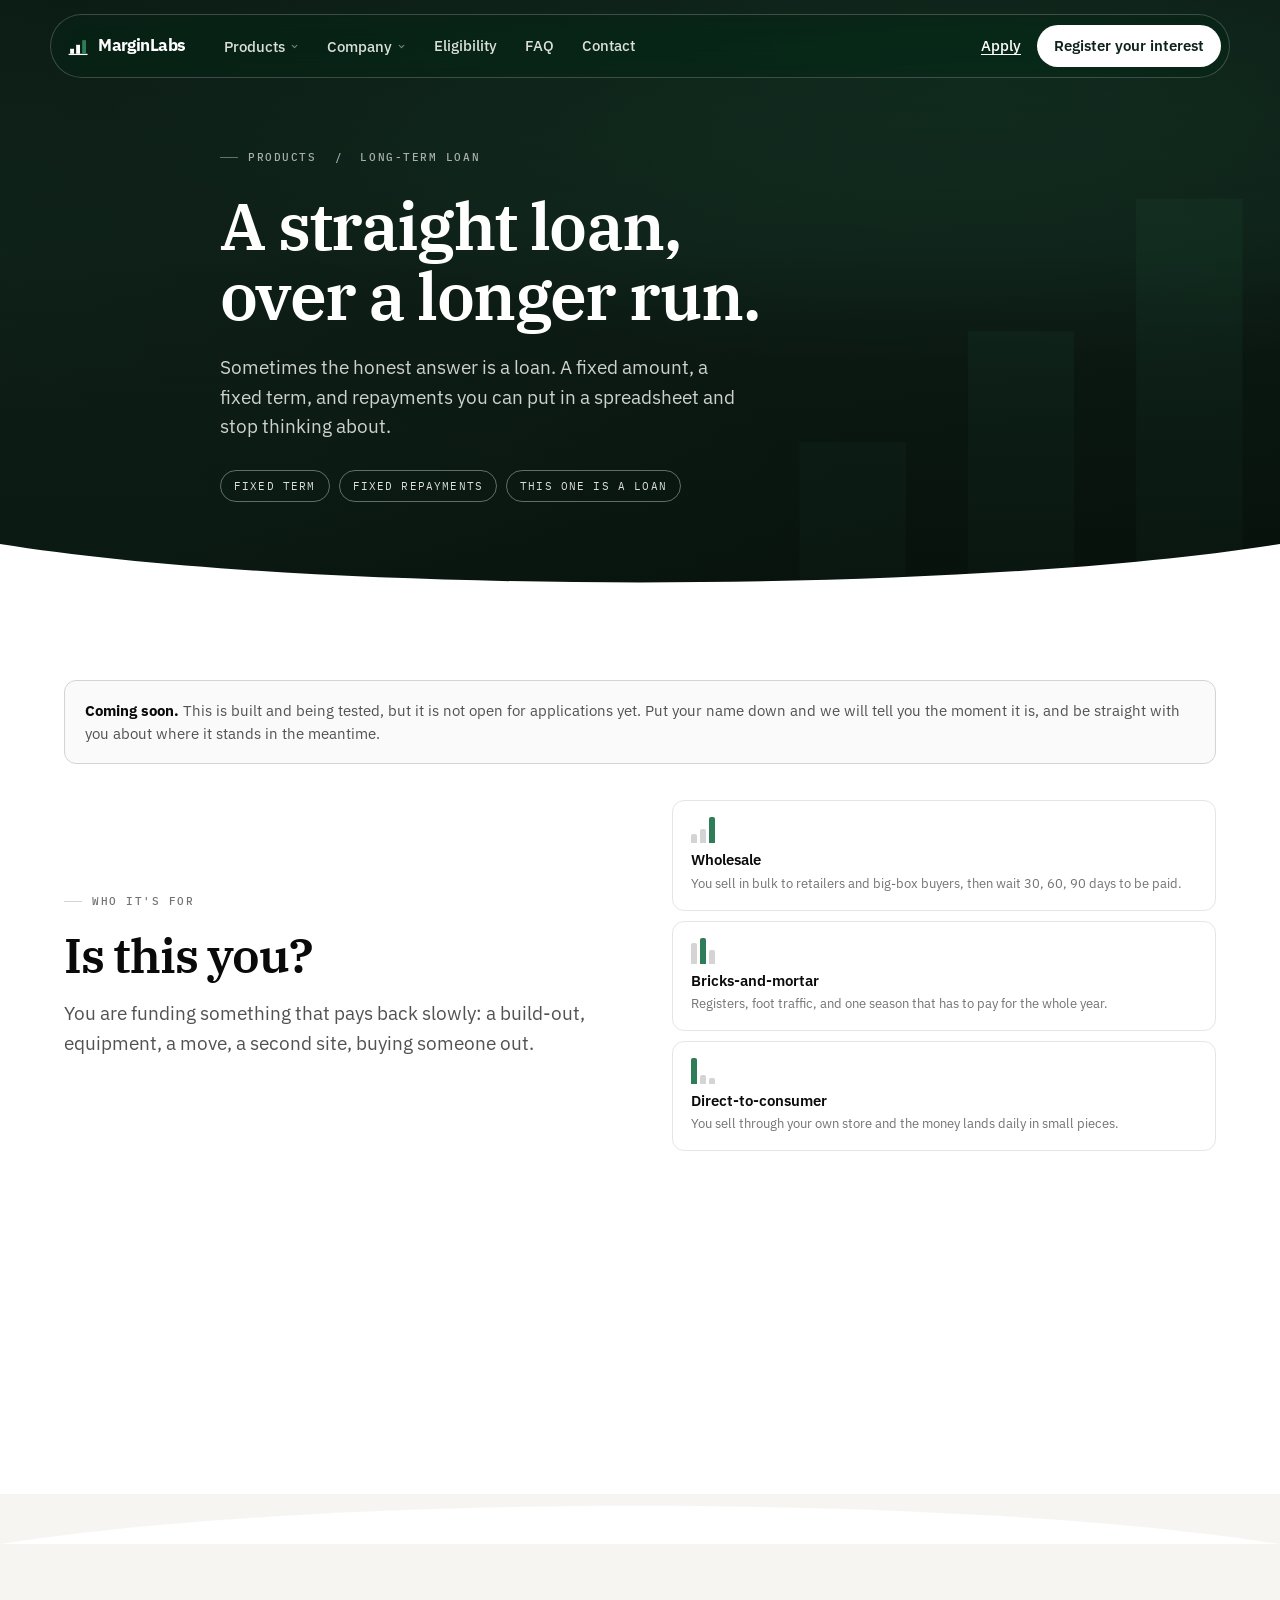
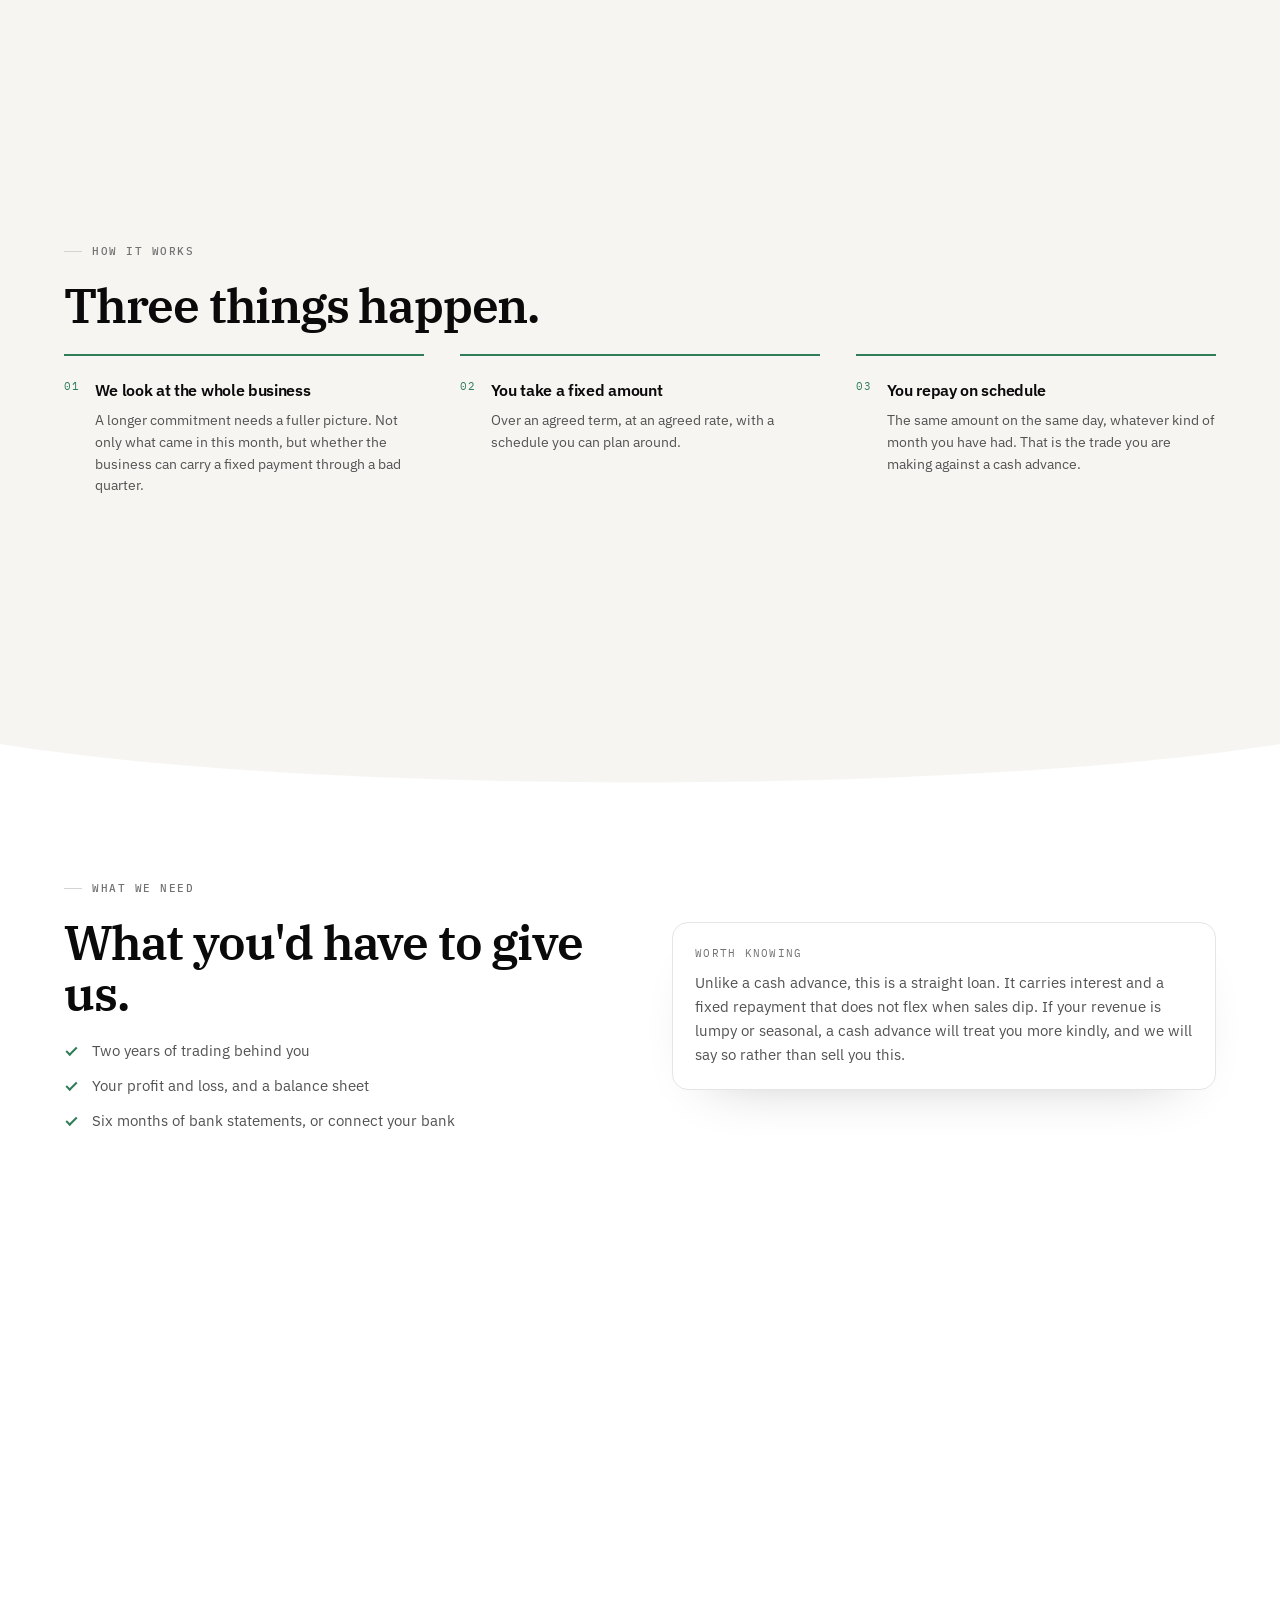
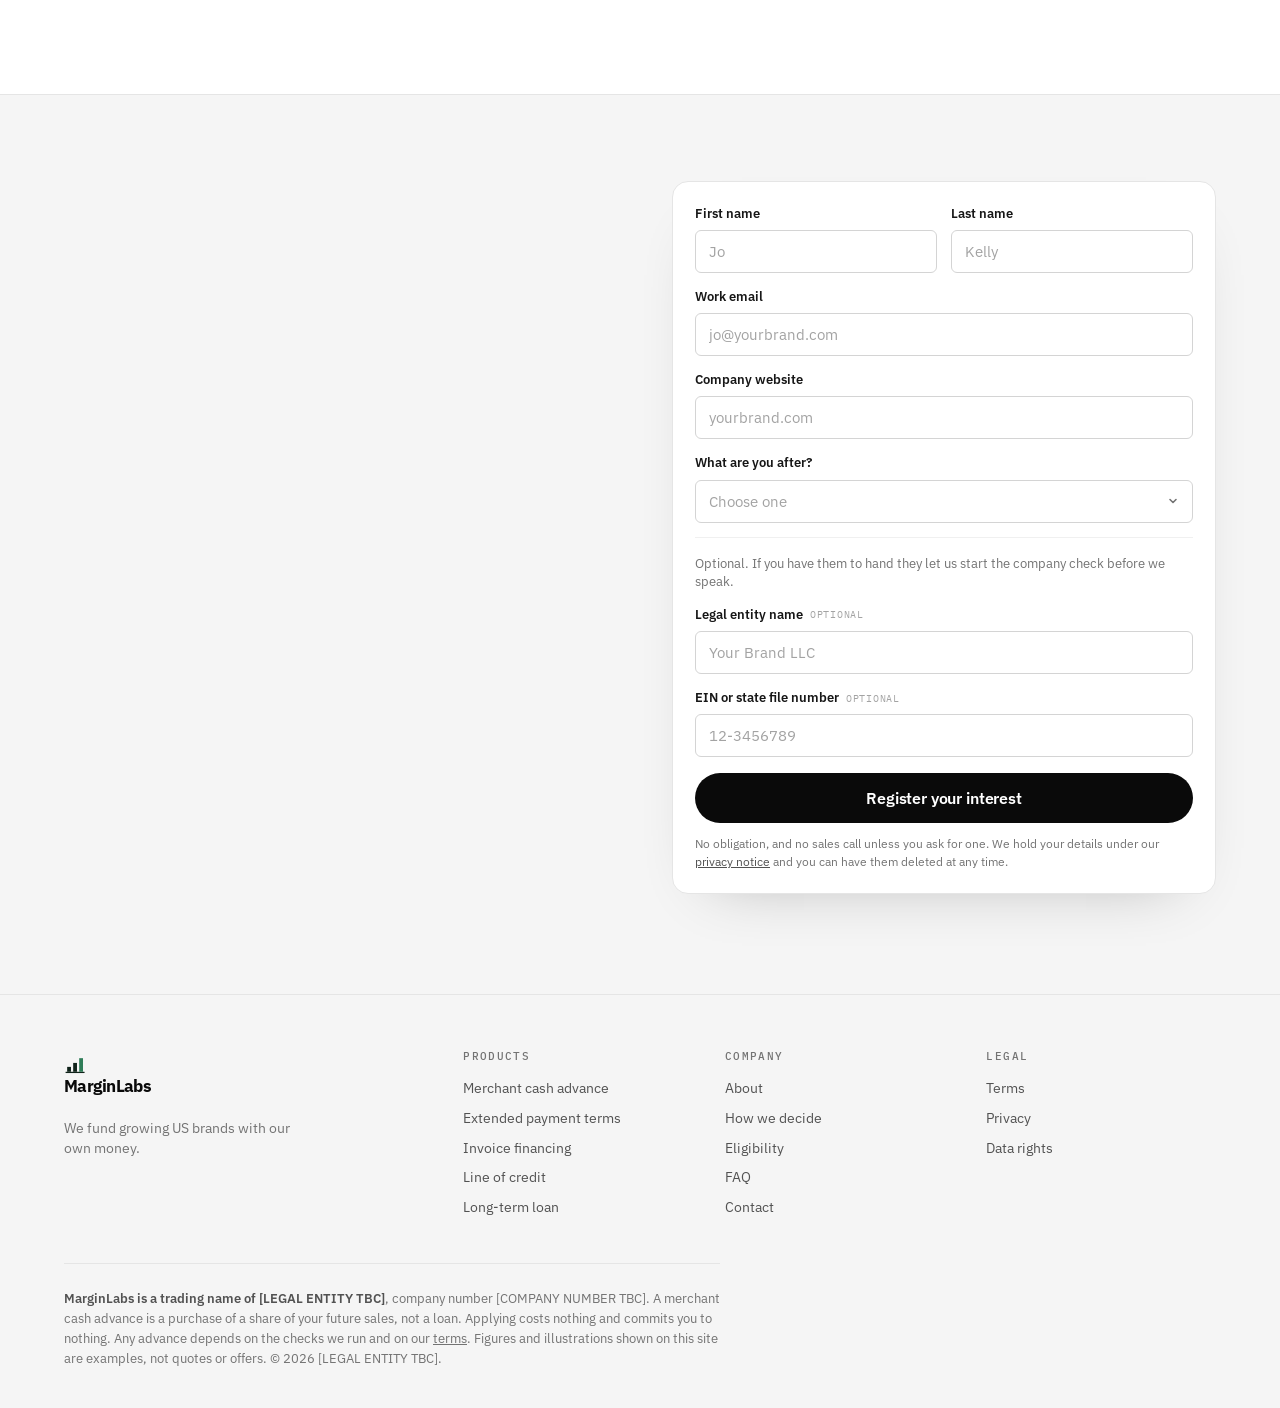
<file: products/long-term-loan/index.html>
<!doctype html>
<html lang="en">
<head>
<meta charset="utf-8" />
<meta name="viewport" content="width=device-width, initial-scale=1" />
<title>Long-term loan · MarginLabs</title>
<meta name="description" content="A fixed amount, repaid on a set schedule over a longer term. Best for big one-off costs: equipment, a build-out, a new site." />
<meta property="og:title" content="Long-term loan · MarginLabs" />
<meta property="og:description" content="A fixed amount, repaid on a set schedule over a longer term. Best for big one-off costs: equipment, a build-out, a new site." />
<meta property="og:type" content="website" />
<meta property="og:url" content="https://getmarginlabs.com" />
<meta name="twitter:card" content="summary_large_image" />
<meta name="twitter:title" content="Long-term loan · MarginLabs" />
<meta name="twitter:description" content="A fixed amount, repaid on a set schedule over a longer term. Best for big one-off costs: equipment, a build-out, a new site." />
<link rel="icon" href="../../marginlabs-favicon.svg" type="image/svg+xml" />
<link rel="preconnect" href="https://fonts.googleapis.com" />
<link rel="preconnect" href="https://fonts.gstatic.com" crossorigin />
<link href="https://fonts.googleapis.com/css2?family=IBM+Plex+Mono:wght@400;500&family=IBM+Plex+Sans:wght@400;500;600;700&family=IBM+Plex+Serif:ital,wght@0,500;0,600;1,500&display=swap" rel="stylesheet" />
<link rel="stylesheet" href="../../site.css" />
</head>
<body>
<div class="progress" id="progress" aria-hidden="true"></div>
<a class="skip" href="#main">Skip to content</a>

<nav class="nav" id="nav" aria-label="Primary">
  <a class="brand" href="../../" aria-label="MarginLabs home"><svg viewBox="0 0 280 240" aria-hidden="true"><line class="mk-ink" x1="20" y1="220" x2="260" y2="220" stroke="#10231A" stroke-width="16"/><rect class="mk-ink" x="40" y="150" width="48" height="62" fill="#10231A"/><rect class="mk-ink" x="116" y="100" width="48" height="112" fill="#10231A"/><rect x="192" y="40" width="48" height="172" fill="#2F7D58"/></svg><span>MarginLabs</span></a>
  <div class="navlinks" id="navlinks">
    <div class="glide" id="glide" aria-hidden="true"></div>
    <div data-menu style="position:relative">
      <button class="navlink" aria-expanded="false">Products
        <svg class="caret" viewBox="0 0 12 12" fill="none" aria-hidden="true"><path d="M3 4.5 6 7.5 9 4.5" stroke="currentColor" stroke-width="1.6" stroke-linecap="round" stroke-linejoin="round"/></svg>
      </button>
      <div class="panel" role="menu">
        <a class="panelitem" href="../../products/merchant-cash-advance" role="menuitem"><b>Merchant cash advance</b><em>Money now, paid back from your sales</em></a>
<a class="panelitem" href="../../products/extended-payment-terms" role="menuitem"><b>Extended payment terms</b><em>Pay suppliers now, settle with us later</em></a>
<a class="panelitem" href="../../products/invoice-financing" role="menuitem"><b>Invoice financing</b><em>Get paid now, and nobody is told</em></a>
<a class="panelitem" href="../../products/line-of-credit" role="menuitem"><b>Line of credit</b><em>Dip into it when timing goes against you</em></a>
<a class="panelitem" href="../../products/long-term-loan" role="menuitem"><b>Long-term loan</b><em>Fixed amount, fixed term, fixed repayments</em></a>
        <a class="panelitem" href="../../products" role="menuitem" style="border-top:1px solid var(--line-soft);margin-top:6px;padding-top:12px"><b>Compare all five &rarr;</b></a>
      </div>
    </div>
    <div data-menu style="position:relative">
      <button class="navlink" aria-expanded="false">Company
        <svg class="caret" viewBox="0 0 12 12" fill="none" aria-hidden="true"><path d="M3 4.5 6 7.5 9 4.5" stroke="currentColor" stroke-width="1.6" stroke-linecap="round" stroke-linejoin="round"/></svg>
      </button>
      <div class="panel" role="menu">
        <a class="panelitem" href="../../company" role="menuitem"><b>About MarginLabs</b><em>Who we are and why we fund with our own money</em></a>
        <a class="panelitem" href="../../company#decide" role="menuitem"><b>How we decide</b><em>What we look at, and what it tells us</em></a>
        <a class="panelitem" href="../../#who" role="menuitem"><b>Who we fund</b><em>The four ways brands get paid</em></a>
        <a class="panelitem" href="../../terms.html" role="menuitem"><b>Terms</b><em>How the site and our assessment work</em></a>
        <a class="panelitem" href="../../privacy.html" role="menuitem"><b>Privacy &amp; data</b><em>What we hold and how to remove it</em></a>
      </div>
    </div>
    <a class="navlink" href="../../eligibility">Eligibility</a>
    <a class="navlink" href="../../faq">FAQ</a>
    <a class="navlink" href="../../contact">Contact</a>
  </div>
  <div class="navspacer"></div>
  <a class="nav-login" href="../../triage/">Apply</a>
  <a class="navcta" href="../../#register"><span class="cta-long">Register your interest</span><span class="cta-short">Register</span></a>
  <button class="navlink navtoggle" id="navtoggle" aria-expanded="false" aria-label="Menu">Menu</button>
</nav>
<main id="main">

<section class="sec sec--hero photo" data-dark-hero style="min-height:66svh">
  <div class="motif" aria-hidden="true"><svg viewBox="0 0 280 240"><line x1="20" y1="220" x2="260" y2="220" stroke="#2F7D58" stroke-width="10"/><rect x="40" y="150" width="48" height="62" fill="#2F7D58"/><rect x="116" y="100" width="48" height="112" fill="#2F7D58"/><rect x="192" y="40" width="48" height="172" fill="#2F7D58"/></svg></div>
  <svg class="curve curve--bottom" viewBox="0 0 1440 64" preserveAspectRatio="none" aria-hidden="true"><path d="M0,0 C360,64 1080,64 1440,0 L1440,64 L0,64 Z" fill="var(--surface)"/></svg>
  <div class="inner" style="max-width:840px">
    <div class="eyebrow rev"><a href="../../products" style="color:inherit;text-decoration:none">Products</a> &nbsp;/&nbsp; Long-term loan</div>
    <h1 class="rev" style="--i:1">A straight loan,<br />over a longer run.</h1>
    <p class="lede rev" style="--i:2;margin-top:22px">Sometimes the honest answer is a loan. A fixed amount, a fixed term, and repayments you can put in a spreadsheet and stop thinking about.</p>
    <div class="chips rev" style="--i:3;margin-top:28px"><span class="ochip">FIXED TERM</span><span class="ochip">FIXED REPAYMENTS</span><span class="ochip">THIS ONE IS A LOAN</span></div>
  </div>
</section>

<section class="sec">
  <div class="inner">
    
    <div class="callout callout--soon rev">
      <b>Coming soon.</b> This is built and being tested, but it is not open for applications yet.
      Put your name down and we will tell you the moment it is, and be straight with you about
      where it stands in the meantime.
    </div>
    <div class="split">
      <div>
        <div class="eyebrow rev">Who it's for</div>
        <h2 class="rev" style="--i:1">Is this you?</h2>
        <p class="lede rev" style="--i:2;margin-top:18px">You are funding something that pays back slowly: a build-out, equipment, a move, a second site, buying someone out.</p>
      </div>
      <div class="fitcards rev" style="--i:2"><a class="fitcard" href="../../#who"><div class="glyph"><i style="height:38%"></i><i style="height:56%"></i><i class="hi" style="height:100%"></i></div><b>Wholesale</b><em>You sell in bulk to retailers and big-box buyers, then wait 30, 60, 90 days to be paid.</em></a><a class="fitcard" href="../../#who"><div class="glyph"><i style="height:78%"></i><i class="hi" style="height:100%"></i><i style="height:52%"></i></div><b>Bricks-and-mortar</b><em>Registers, foot traffic, and one season that has to pay for the whole year.</em></a><a class="fitcard" href="../../#who"><div class="glyph"><i class="hi" style="height:100%"></i><i style="height:34%"></i><i style="height:22%"></i></div><b>Direct-to-consumer</b><em>You sell through your own store and the money lands daily in small pieces.</em></a></div>
    </div>
  </div>
</section>

<section class="sec sec--warm sec--tall">
  <svg class="curve curve--top" viewBox="0 0 1440 64" preserveAspectRatio="none" aria-hidden="true"><path d="M0,64 C360,0 1080,0 1440,64 L1440,64 L0,64 Z" fill="var(--surface)"/></svg>
  <div class="inner">
    <div class="eyebrow rev">How it works</div>
    <h2 class="rev" style="--i:1">Three things happen.</h2>
    <div class="steps-s mt-lg">
        <div class="step-s rev" style="--i:2">
          <div class="n">01</div>
          <div><b>We look at the whole business</b><span>A longer commitment needs a fuller picture. Not only what came in this month, but whether the business can carry a fixed payment through a bad quarter.</span></div>
        </div>

        <div class="step-s rev" style="--i:3">
          <div class="n">02</div>
          <div><b>You take a fixed amount</b><span>Over an agreed term, at an agreed rate, with a schedule you can plan around.</span></div>
        </div>

        <div class="step-s rev" style="--i:4">
          <div class="n">03</div>
          <div><b>You repay on schedule</b><span>The same amount on the same day, whatever kind of month you have had. That is the trade you are making against a cash advance.</span></div>
        </div></div>
  </div>
  <svg class="curve curve--bottom" viewBox="0 0 1440 64" preserveAspectRatio="none" aria-hidden="true"><path d="M0,0 C360,64 1080,64 1440,0 L1440,64 L0,64 Z" fill="var(--surface)"/></svg>
</section>

<section class="sec">
  <div class="inner split">
    <div>
      <div class="eyebrow rev">What we need</div>
      <h2 class="rev" style="--i:1">What you'd have to give us.</h2>
      <ul class="ticks rev" style="--i:2"><li>Two years of trading behind you</li><li>Your profit and loss, and a balance sheet</li><li>Six months of bank statements, or connect your bank</li></ul>
    </div>
    <div class="card rev" style="--i:3">
      <div class="cap" style="margin-bottom:10px">Worth knowing</div>
      <p style="font-size:15px;line-height:1.6">Unlike a cash advance, this is a straight loan. It carries interest and a fixed repayment that does not flex when sales dip. If your revenue is lumpy or seasonal, a cash advance will treat you more kindly, and we will say so rather than sell you this.</p>
    </div>
  </div>
</section>


<section class="sec sec--sunk sec--edge" id="register">
  <div class="inner formwrap">
    <div>
      <div class="eyebrow rev">Register your interest</div>
      <h2 class="rev" style="--i:1">Interested in this one?</h2>
      <p class="lede rev" style="--i:2;margin-top:20px">Tell us where to find you and we'll come back on whether it fits.</p>
      <p class="note rev" style="--i:3;margin-top:24px">
        Just give us your website. We will find your company details ourselves, which is a fair
        summary of what we do all day.
      </p>
      <div class="rev" style="--i:4;margin-top:26px">
        <a class="btn btn--quiet" href="../../triage/" style="padding-left:0">Already trading? Apply now <span class="arrow">&rarr;</span></a>
      </div>
    </div>
    
      <div class="card rev" style="--i:3">
        <div class="formmsg" id="formmsg" role="status" aria-live="polite"></div>
        <form id="wl" data-source="product:long-term-loan" novalidate>
          <div class="grid2">
            <div class="field"><label for="fn">First name</label>
              <input id="fn" name="first_name" type="text" autocomplete="given-name" required placeholder="Jo" /></div>
            <div class="field"><label for="ln">Last name</label>
              <input id="ln" name="last_name" type="text" autocomplete="family-name" required placeholder="Kelly" /></div>
          </div>
          <div class="field"><label for="em">Work email</label>
            <input id="em" name="email" type="email" autocomplete="email" required placeholder="jo@yourbrand.com" /></div>
          <div class="field"><label for="ws">Company website</label>
            <input id="ws" name="website" type="text" autocomplete="url" required placeholder="yourbrand.com" /></div>
          <div class="field"><label for="prod">What are you after?</label>
            <select id="prod" name="product_interest" required>
              <option value="" disabled selected>Choose one</option>
              <option value="merchant-cash-advance">Merchant cash advance</option><option value="extended-payment-terms">Extended payment terms</option><option value="invoice-financing">Invoice financing</option><option value="line-of-credit">Line of credit</option><option value="long-term-loan">Long-term loan</option>
              <option value="not-sure">Not sure yet, help me work it out</option>
            </select></div>
          <div class="optwrap">
            <p>Optional. If you have them to hand they let us start the company check before we speak.</p>
            <div class="field"><label for="legal">Legal entity name <em>optional</em></label>
              <input id="legal" name="legal_name" type="text" autocomplete="organization" placeholder="Your Brand LLC" /></div>
            <div class="field" style="margin-bottom:0"><label for="cno">EIN or state file number <em>optional</em></label>
              <input id="cno" name="company_number" type="text" placeholder="12-3456789" /></div>
          </div>
          <div aria-hidden="true" style="position:absolute;left:-9999px">
            <label for="hp">Do not fill this in</label>
            <input id="hp" name="fax" type="text" tabindex="-1" autocomplete="off" />
          </div>
          <button class="btn btn--primary" type="submit" id="submit" style="width:100%">Register your interest</button>
          <p class="formfoot">No obligation, and no sales call unless you ask for one. We hold your
            details under our <a href="../../privacy.html">privacy notice</a> and you can have them deleted at any time.</p>
        </form>
      </div>
  </div>
</section>

</main>

<footer class="foot">
  <div class="inner">
    <div class="footgrid">
      <div>
        <a class="brand" href="../../" style="margin-bottom:14px"><svg viewBox="0 0 280 240" aria-hidden="true"><line class="mk-ink" x1="20" y1="220" x2="260" y2="220" stroke="#10231A" stroke-width="16"/><rect class="mk-ink" x="40" y="150" width="48" height="62" fill="#10231A"/><rect class="mk-ink" x="116" y="100" width="48" height="112" fill="#10231A"/><rect x="192" y="40" width="48" height="172" fill="#2F7D58"/></svg><span>MarginLabs</span></a>
        <p style="font-size:13.5px;max-width:30ch;color:var(--muted)">We fund growing US brands with our own money.</p>
      </div>
      <div><h2>Products</h2><a href="../../products/merchant-cash-advance">Merchant cash advance</a>
<a href="../../products/extended-payment-terms">Extended payment terms</a>
<a href="../../products/invoice-financing">Invoice financing</a>
<a href="../../products/line-of-credit">Line of credit</a>
<a href="../../products/long-term-loan">Long-term loan</a></div>
      <div><h2>Company</h2>
        <a href="../../company">About</a>
        <a href="../../company#decide">How we decide</a>
        <a href="../../eligibility">Eligibility</a>
        <a href="../../faq">FAQ</a>
        <a href="../../contact">Contact</a>
      </div>
      <div><h2>Legal</h2>
        <a href="../../terms.html">Terms</a>
        <a href="../../privacy.html">Privacy</a>
        <a href="../../data-rights.html">Data rights</a>
      </div>
    </div>
    <div class="footlegal">
      <b>MarginLabs is a trading name of [LEGAL ENTITY TBC]</b>, company number
      [COMPANY NUMBER TBC]. A merchant cash advance is a purchase of a share of your future
      sales, not a loan. Applying costs nothing and commits you to nothing.
      Any advance depends on the checks we run and on our <a href="../../terms.html">terms</a>.
      Figures and illustrations shown on this site are examples, not quotes or offers.
      &copy; <span id="yr">2026</span> [LEGAL ENTITY TBC].
    </div>
  </div>
</footer>
<script src="../../site.js"></script>
</body>
</html>
</file>
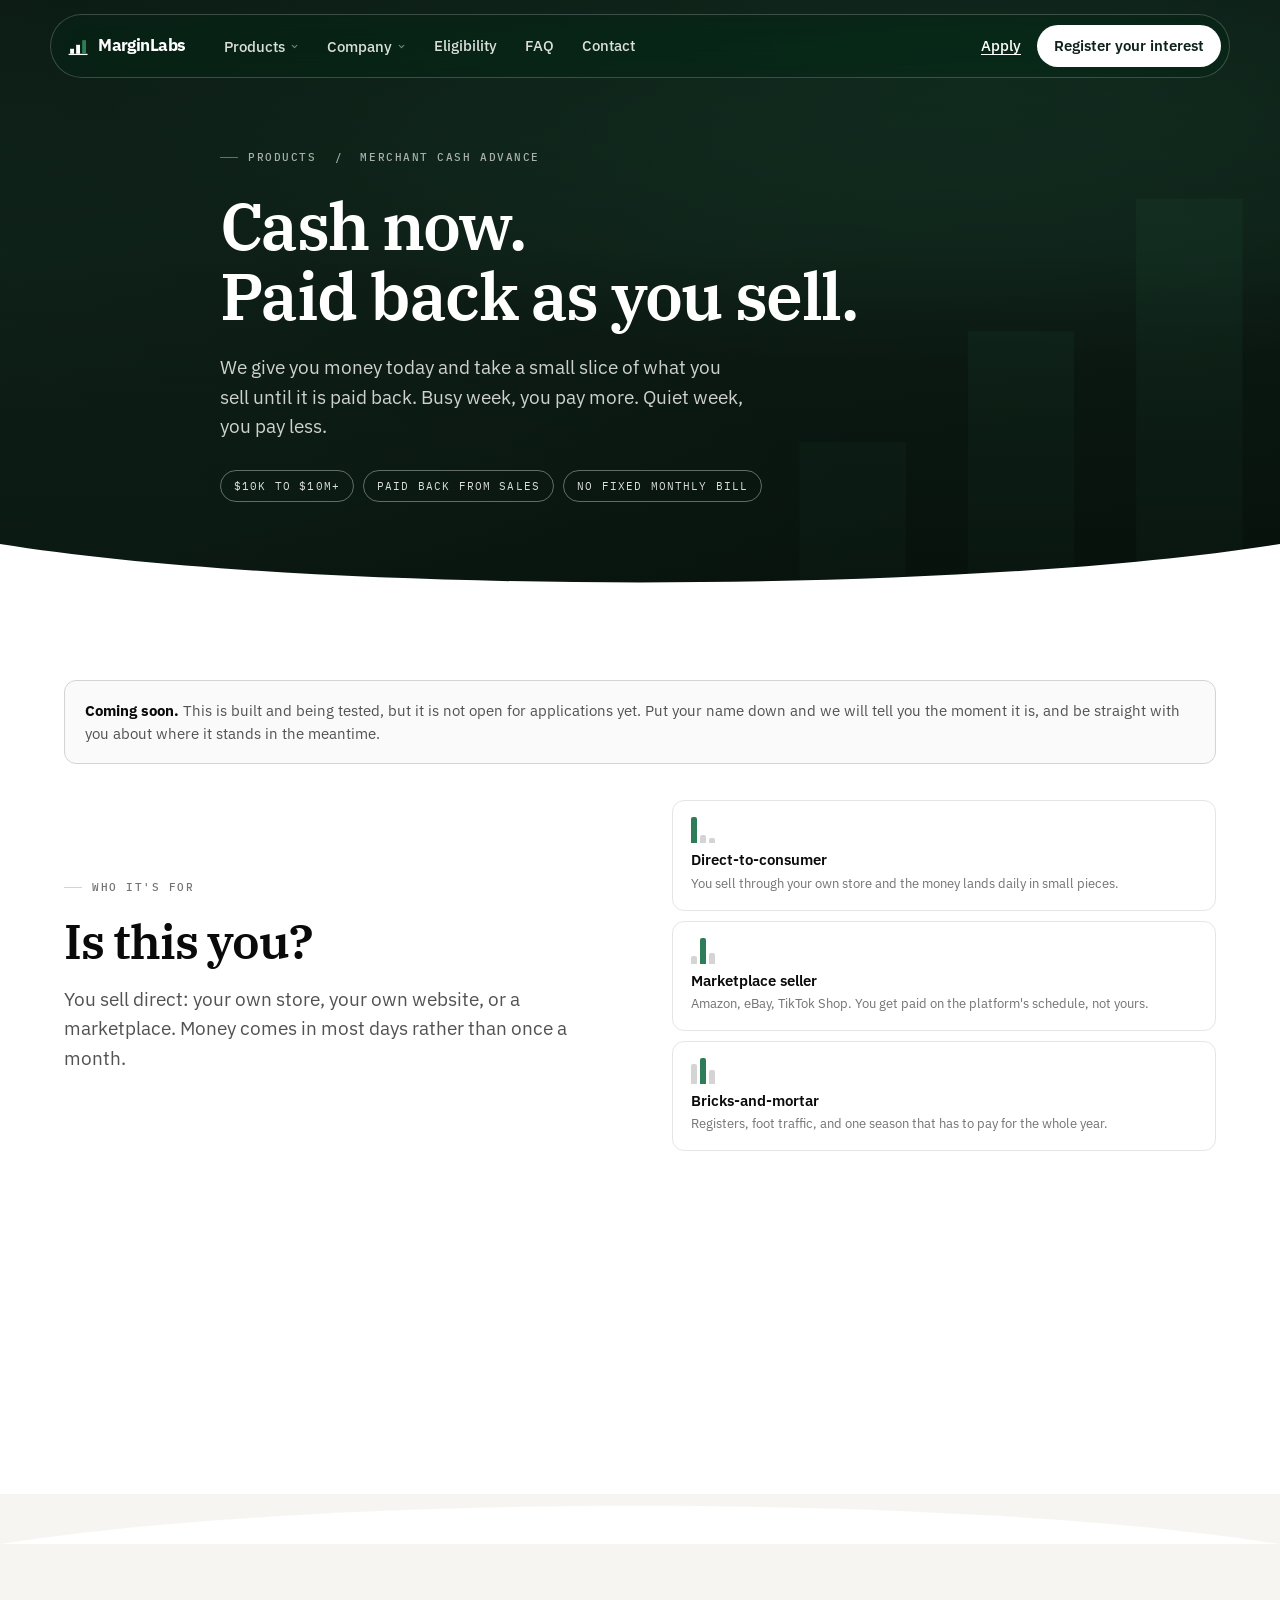
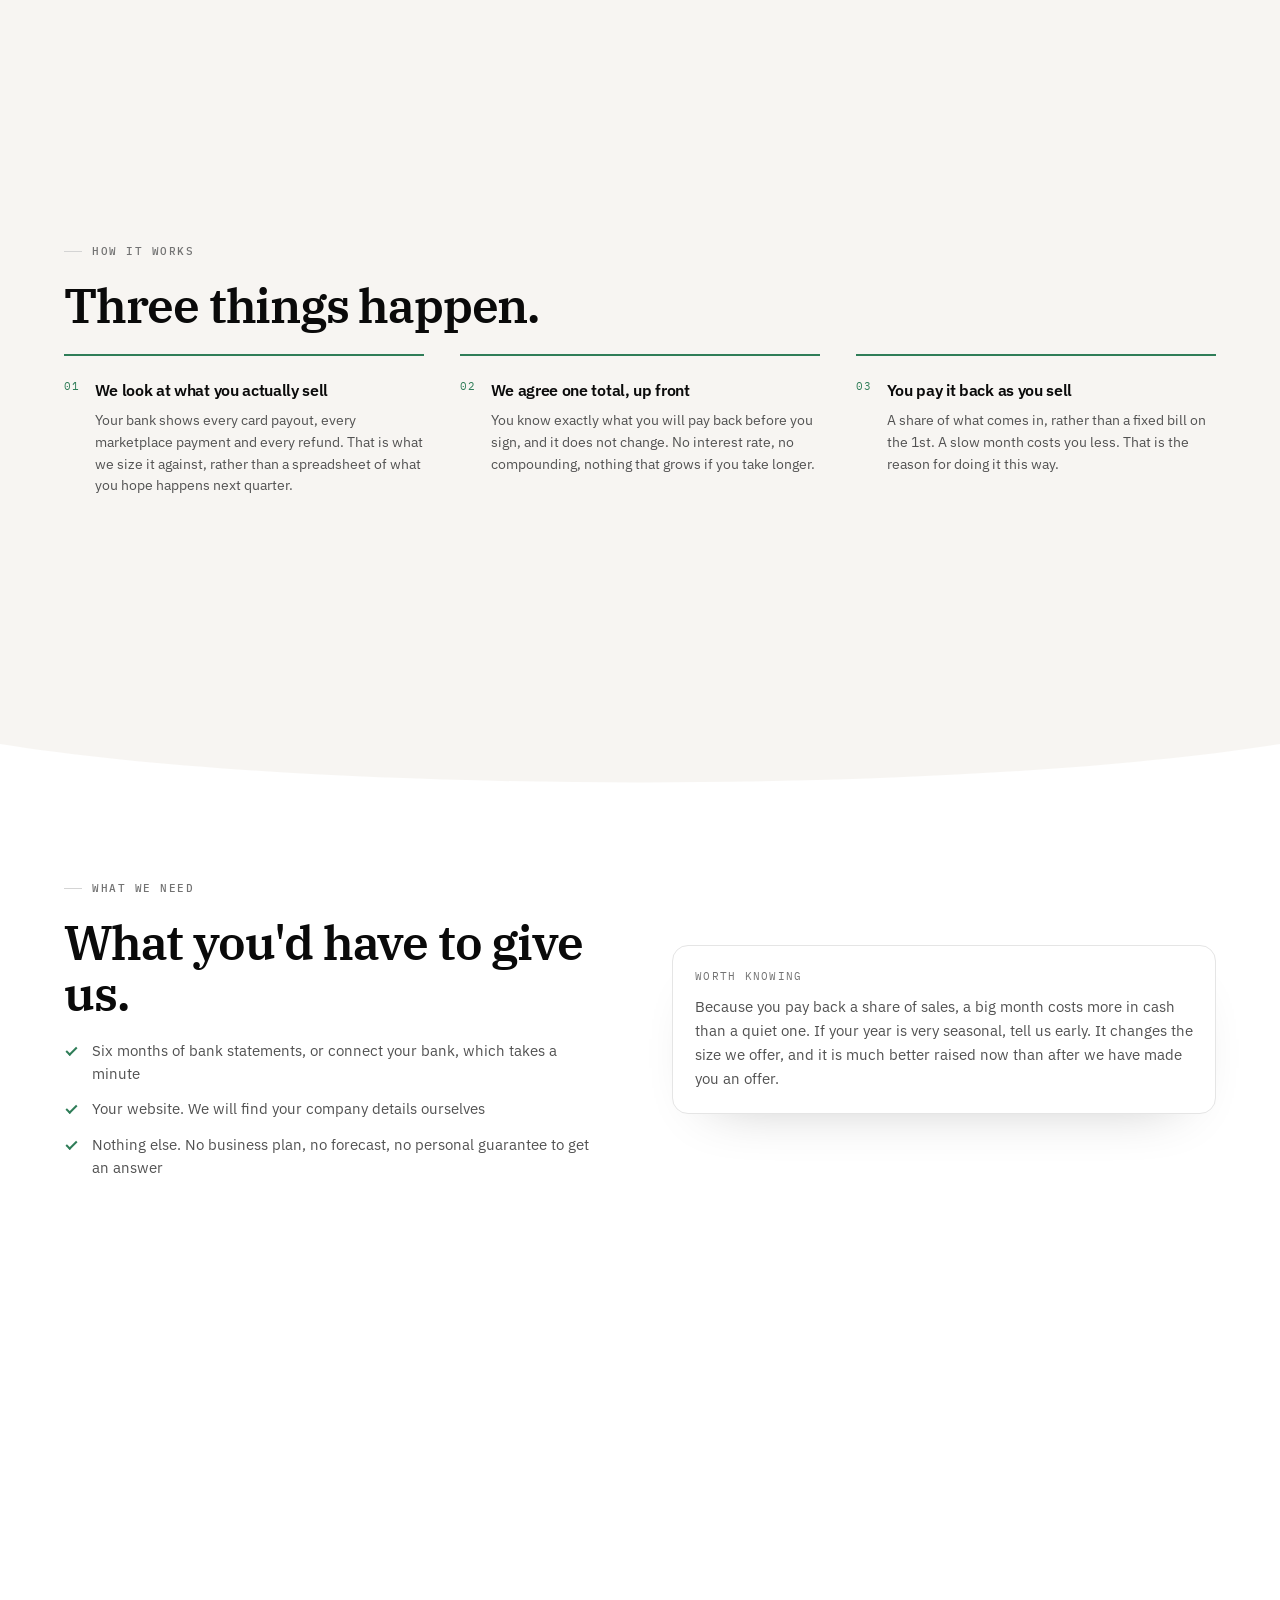
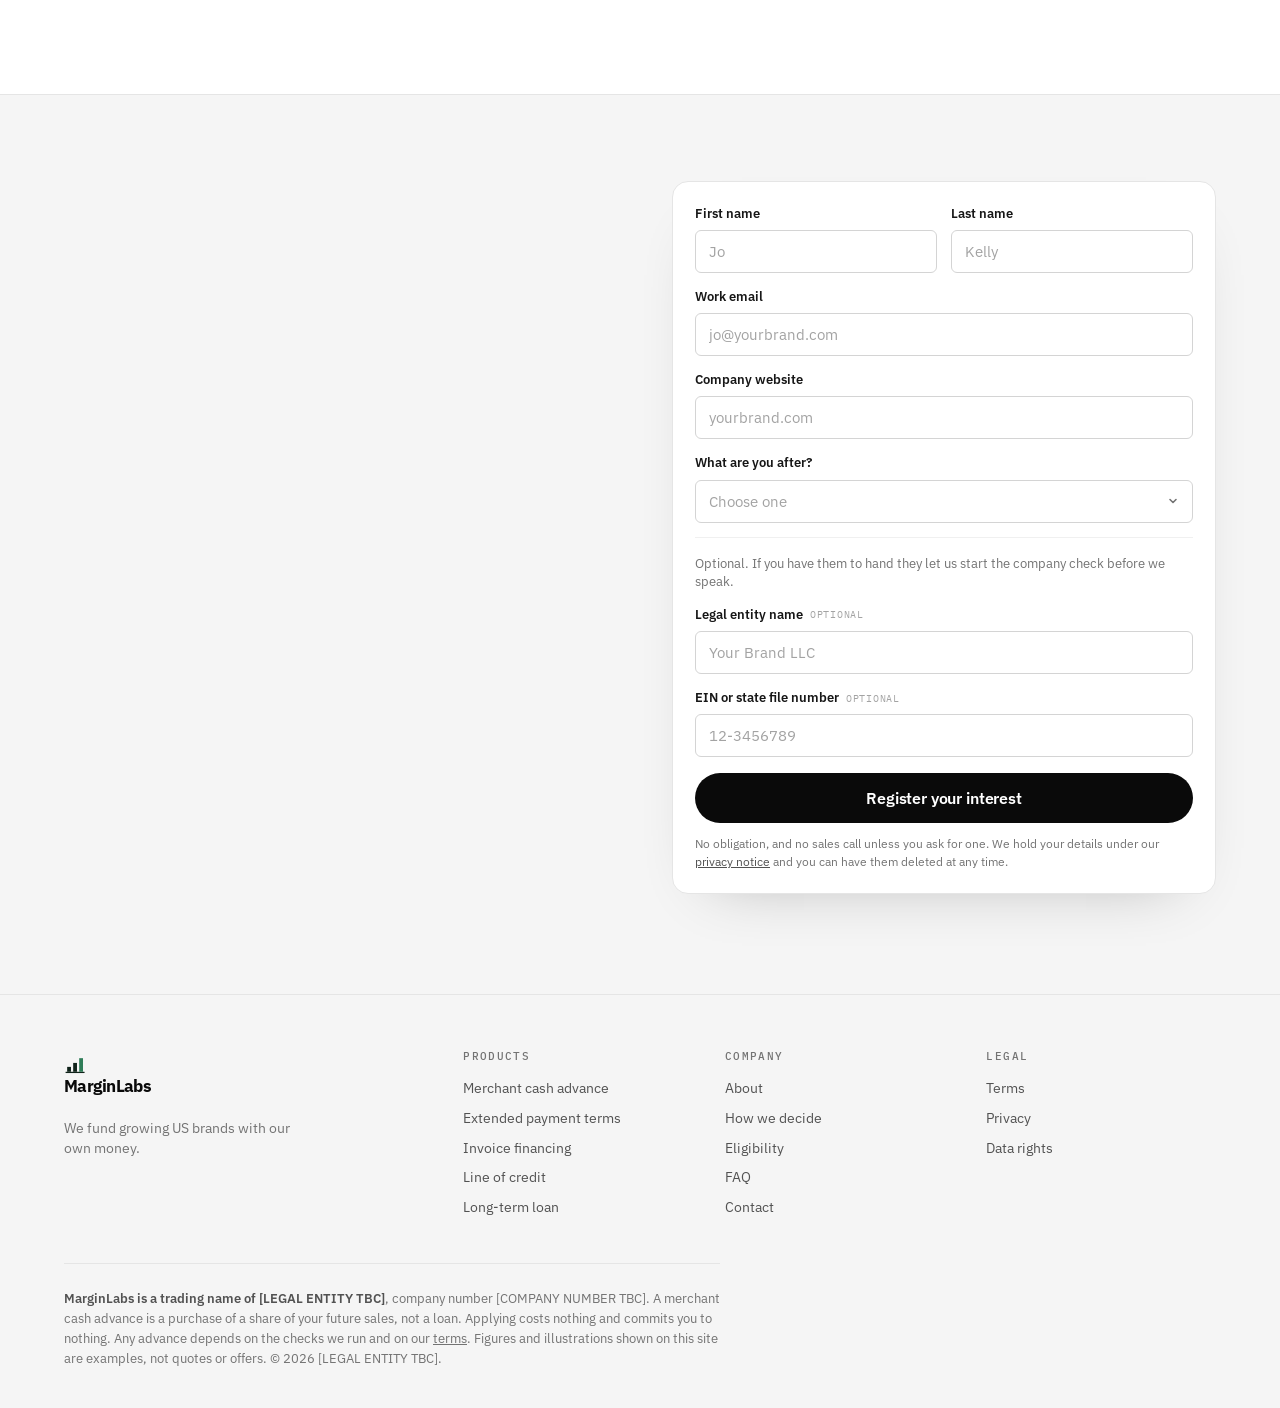
<file: products/merchant-cash-advance/index.html>
<!doctype html>
<html lang="en">
<head>
<meta charset="utf-8" />
<meta name="viewport" content="width=device-width, initial-scale=1" />
<title>Merchant cash advance · MarginLabs</title>
<meta name="description" content="Cash now, paid back as a share of your sales. Best for brands with daily card or marketplace sales." />
<meta property="og:title" content="Merchant cash advance · MarginLabs" />
<meta property="og:description" content="Cash now, paid back as a share of your sales. Best for brands with daily card or marketplace sales." />
<meta property="og:type" content="website" />
<meta property="og:url" content="https://getmarginlabs.com" />
<meta name="twitter:card" content="summary_large_image" />
<meta name="twitter:title" content="Merchant cash advance · MarginLabs" />
<meta name="twitter:description" content="Cash now, paid back as a share of your sales. Best for brands with daily card or marketplace sales." />
<link rel="icon" href="../../marginlabs-favicon.svg" type="image/svg+xml" />
<link rel="preconnect" href="https://fonts.googleapis.com" />
<link rel="preconnect" href="https://fonts.gstatic.com" crossorigin />
<link href="https://fonts.googleapis.com/css2?family=IBM+Plex+Mono:wght@400;500&family=IBM+Plex+Sans:wght@400;500;600;700&family=IBM+Plex+Serif:ital,wght@0,500;0,600;1,500&display=swap" rel="stylesheet" />
<link rel="stylesheet" href="../../site.css" />
</head>
<body>
<div class="progress" id="progress" aria-hidden="true"></div>
<a class="skip" href="#main">Skip to content</a>

<nav class="nav" id="nav" aria-label="Primary">
  <a class="brand" href="../../" aria-label="MarginLabs home"><svg viewBox="0 0 280 240" aria-hidden="true"><line class="mk-ink" x1="20" y1="220" x2="260" y2="220" stroke="#10231A" stroke-width="16"/><rect class="mk-ink" x="40" y="150" width="48" height="62" fill="#10231A"/><rect class="mk-ink" x="116" y="100" width="48" height="112" fill="#10231A"/><rect x="192" y="40" width="48" height="172" fill="#2F7D58"/></svg><span>MarginLabs</span></a>
  <div class="navlinks" id="navlinks">
    <div class="glide" id="glide" aria-hidden="true"></div>
    <div data-menu style="position:relative">
      <button class="navlink" aria-expanded="false">Products
        <svg class="caret" viewBox="0 0 12 12" fill="none" aria-hidden="true"><path d="M3 4.5 6 7.5 9 4.5" stroke="currentColor" stroke-width="1.6" stroke-linecap="round" stroke-linejoin="round"/></svg>
      </button>
      <div class="panel" role="menu">
        <a class="panelitem" href="../../products/merchant-cash-advance" role="menuitem"><b>Merchant cash advance</b><em>Money now, paid back from your sales</em></a>
<a class="panelitem" href="../../products/extended-payment-terms" role="menuitem"><b>Extended payment terms</b><em>Pay suppliers now, settle with us later</em></a>
<a class="panelitem" href="../../products/invoice-financing" role="menuitem"><b>Invoice financing</b><em>Get paid now, and nobody is told</em></a>
<a class="panelitem" href="../../products/line-of-credit" role="menuitem"><b>Line of credit</b><em>Dip into it when timing goes against you</em></a>
<a class="panelitem" href="../../products/long-term-loan" role="menuitem"><b>Long-term loan</b><em>Fixed amount, fixed term, fixed repayments</em></a>
        <a class="panelitem" href="../../products" role="menuitem" style="border-top:1px solid var(--line-soft);margin-top:6px;padding-top:12px"><b>Compare all five &rarr;</b></a>
      </div>
    </div>
    <div data-menu style="position:relative">
      <button class="navlink" aria-expanded="false">Company
        <svg class="caret" viewBox="0 0 12 12" fill="none" aria-hidden="true"><path d="M3 4.5 6 7.5 9 4.5" stroke="currentColor" stroke-width="1.6" stroke-linecap="round" stroke-linejoin="round"/></svg>
      </button>
      <div class="panel" role="menu">
        <a class="panelitem" href="../../company" role="menuitem"><b>About MarginLabs</b><em>Who we are and why we fund with our own money</em></a>
        <a class="panelitem" href="../../company#decide" role="menuitem"><b>How we decide</b><em>What we look at, and what it tells us</em></a>
        <a class="panelitem" href="../../#who" role="menuitem"><b>Who we fund</b><em>The four ways brands get paid</em></a>
        <a class="panelitem" href="../../terms.html" role="menuitem"><b>Terms</b><em>How the site and our assessment work</em></a>
        <a class="panelitem" href="../../privacy.html" role="menuitem"><b>Privacy &amp; data</b><em>What we hold and how to remove it</em></a>
      </div>
    </div>
    <a class="navlink" href="../../eligibility">Eligibility</a>
    <a class="navlink" href="../../faq">FAQ</a>
    <a class="navlink" href="../../contact">Contact</a>
  </div>
  <div class="navspacer"></div>
  <a class="nav-login" href="../../triage/">Apply</a>
  <a class="navcta" href="../../#register"><span class="cta-long">Register your interest</span><span class="cta-short">Register</span></a>
  <button class="navlink navtoggle" id="navtoggle" aria-expanded="false" aria-label="Menu">Menu</button>
</nav>
<main id="main">

<section class="sec sec--hero photo" data-dark-hero style="min-height:66svh">
  <div class="motif" aria-hidden="true"><svg viewBox="0 0 280 240"><line x1="20" y1="220" x2="260" y2="220" stroke="#2F7D58" stroke-width="10"/><rect x="40" y="150" width="48" height="62" fill="#2F7D58"/><rect x="116" y="100" width="48" height="112" fill="#2F7D58"/><rect x="192" y="40" width="48" height="172" fill="#2F7D58"/></svg></div>
  <svg class="curve curve--bottom" viewBox="0 0 1440 64" preserveAspectRatio="none" aria-hidden="true"><path d="M0,0 C360,64 1080,64 1440,0 L1440,64 L0,64 Z" fill="var(--surface)"/></svg>
  <div class="inner" style="max-width:840px">
    <div class="eyebrow rev"><a href="../../products" style="color:inherit;text-decoration:none">Products</a> &nbsp;/&nbsp; Merchant cash advance</div>
    <h1 class="rev" style="--i:1">Cash now.<br />Paid back as you sell.</h1>
    <p class="lede rev" style="--i:2;margin-top:22px">We give you money today and take a small slice of what you sell until it is paid back. Busy week, you pay more. Quiet week, you pay less.</p>
    <div class="chips rev" style="--i:3;margin-top:28px"><span class="ochip">$10K TO $10M+</span><span class="ochip">PAID BACK FROM SALES</span><span class="ochip">NO FIXED MONTHLY BILL</span></div>
  </div>
</section>

<section class="sec">
  <div class="inner">
    
    <div class="callout callout--soon rev">
      <b>Coming soon.</b> This is built and being tested, but it is not open for applications yet.
      Put your name down and we will tell you the moment it is, and be straight with you about
      where it stands in the meantime.
    </div>
    <div class="split">
      <div>
        <div class="eyebrow rev">Who it's for</div>
        <h2 class="rev" style="--i:1">Is this you?</h2>
        <p class="lede rev" style="--i:2;margin-top:18px">You sell direct: your own store, your own website, or a marketplace. Money comes in most days rather than once a month.</p>
      </div>
      <div class="fitcards rev" style="--i:2"><a class="fitcard" href="../../#who"><div class="glyph"><i class="hi" style="height:100%"></i><i style="height:34%"></i><i style="height:22%"></i></div><b>Direct-to-consumer</b><em>You sell through your own store and the money lands daily in small pieces.</em></a><a class="fitcard" href="../../#who"><div class="glyph"><i style="height:30%"></i><i class="hi" style="height:100%"></i><i style="height:40%"></i></div><b>Marketplace seller</b><em>Amazon, eBay, TikTok Shop. You get paid on the platform's schedule, not yours.</em></a><a class="fitcard" href="../../#who"><div class="glyph"><i style="height:78%"></i><i class="hi" style="height:100%"></i><i style="height:52%"></i></div><b>Bricks-and-mortar</b><em>Registers, foot traffic, and one season that has to pay for the whole year.</em></a></div>
    </div>
  </div>
</section>

<section class="sec sec--warm sec--tall">
  <svg class="curve curve--top" viewBox="0 0 1440 64" preserveAspectRatio="none" aria-hidden="true"><path d="M0,64 C360,0 1080,0 1440,64 L1440,64 L0,64 Z" fill="var(--surface)"/></svg>
  <div class="inner">
    <div class="eyebrow rev">How it works</div>
    <h2 class="rev" style="--i:1">Three things happen.</h2>
    <div class="steps-s mt-lg">
        <div class="step-s rev" style="--i:2">
          <div class="n">01</div>
          <div><b>We look at what you actually sell</b><span>Your bank shows every card payout, every marketplace payment and every refund. That is what we size it against, rather than a spreadsheet of what you hope happens next quarter.</span></div>
        </div>

        <div class="step-s rev" style="--i:3">
          <div class="n">02</div>
          <div><b>We agree one total, up front</b><span>You know exactly what you will pay back before you sign, and it does not change. No interest rate, no compounding, nothing that grows if you take longer.</span></div>
        </div>

        <div class="step-s rev" style="--i:4">
          <div class="n">03</div>
          <div><b>You pay it back as you sell</b><span>A share of what comes in, rather than a fixed bill on the 1st. A slow month costs you less. That is the reason for doing it this way.</span></div>
        </div></div>
  </div>
  <svg class="curve curve--bottom" viewBox="0 0 1440 64" preserveAspectRatio="none" aria-hidden="true"><path d="M0,0 C360,64 1080,64 1440,0 L1440,64 L0,64 Z" fill="var(--surface)"/></svg>
</section>

<section class="sec">
  <div class="inner split">
    <div>
      <div class="eyebrow rev">What we need</div>
      <h2 class="rev" style="--i:1">What you'd have to give us.</h2>
      <ul class="ticks rev" style="--i:2"><li>Six months of bank statements, or connect your bank, which takes a minute</li><li>Your website. We will find your company details ourselves</li><li>Nothing else. No business plan, no forecast, no personal guarantee to get an answer</li></ul>
    </div>
    <div class="card rev" style="--i:3">
      <div class="cap" style="margin-bottom:10px">Worth knowing</div>
      <p style="font-size:15px;line-height:1.6">Because you pay back a share of sales, a big month costs more in cash than a quiet one. If your year is very seasonal, tell us early. It changes the size we offer, and it is much better raised now than after we have made you an offer.</p>
    </div>
  </div>
</section>


<section class="sec sec--sunk sec--edge" id="register">
  <div class="inner formwrap">
    <div>
      <div class="eyebrow rev">Register your interest</div>
      <h2 class="rev" style="--i:1">Interested in this one?</h2>
      <p class="lede rev" style="--i:2;margin-top:20px">Tell us where to find you and we'll come back on whether it fits.</p>
      <p class="note rev" style="--i:3;margin-top:24px">
        Just give us your website. We will find your company details ourselves, which is a fair
        summary of what we do all day.
      </p>
      <div class="rev" style="--i:4;margin-top:26px">
        <a class="btn btn--quiet" href="../../triage/" style="padding-left:0">Already trading? Apply now <span class="arrow">&rarr;</span></a>
      </div>
    </div>
    
      <div class="card rev" style="--i:3">
        <div class="formmsg" id="formmsg" role="status" aria-live="polite"></div>
        <form id="wl" data-source="product:merchant-cash-advance" novalidate>
          <div class="grid2">
            <div class="field"><label for="fn">First name</label>
              <input id="fn" name="first_name" type="text" autocomplete="given-name" required placeholder="Jo" /></div>
            <div class="field"><label for="ln">Last name</label>
              <input id="ln" name="last_name" type="text" autocomplete="family-name" required placeholder="Kelly" /></div>
          </div>
          <div class="field"><label for="em">Work email</label>
            <input id="em" name="email" type="email" autocomplete="email" required placeholder="jo@yourbrand.com" /></div>
          <div class="field"><label for="ws">Company website</label>
            <input id="ws" name="website" type="text" autocomplete="url" required placeholder="yourbrand.com" /></div>
          <div class="field"><label for="prod">What are you after?</label>
            <select id="prod" name="product_interest" required>
              <option value="" disabled selected>Choose one</option>
              <option value="merchant-cash-advance">Merchant cash advance</option><option value="extended-payment-terms">Extended payment terms</option><option value="invoice-financing">Invoice financing</option><option value="line-of-credit">Line of credit</option><option value="long-term-loan">Long-term loan</option>
              <option value="not-sure">Not sure yet, help me work it out</option>
            </select></div>
          <div class="optwrap">
            <p>Optional. If you have them to hand they let us start the company check before we speak.</p>
            <div class="field"><label for="legal">Legal entity name <em>optional</em></label>
              <input id="legal" name="legal_name" type="text" autocomplete="organization" placeholder="Your Brand LLC" /></div>
            <div class="field" style="margin-bottom:0"><label for="cno">EIN or state file number <em>optional</em></label>
              <input id="cno" name="company_number" type="text" placeholder="12-3456789" /></div>
          </div>
          <div aria-hidden="true" style="position:absolute;left:-9999px">
            <label for="hp">Do not fill this in</label>
            <input id="hp" name="fax" type="text" tabindex="-1" autocomplete="off" />
          </div>
          <button class="btn btn--primary" type="submit" id="submit" style="width:100%">Register your interest</button>
          <p class="formfoot">No obligation, and no sales call unless you ask for one. We hold your
            details under our <a href="../../privacy.html">privacy notice</a> and you can have them deleted at any time.</p>
        </form>
      </div>
  </div>
</section>

</main>

<footer class="foot">
  <div class="inner">
    <div class="footgrid">
      <div>
        <a class="brand" href="../../" style="margin-bottom:14px"><svg viewBox="0 0 280 240" aria-hidden="true"><line class="mk-ink" x1="20" y1="220" x2="260" y2="220" stroke="#10231A" stroke-width="16"/><rect class="mk-ink" x="40" y="150" width="48" height="62" fill="#10231A"/><rect class="mk-ink" x="116" y="100" width="48" height="112" fill="#10231A"/><rect x="192" y="40" width="48" height="172" fill="#2F7D58"/></svg><span>MarginLabs</span></a>
        <p style="font-size:13.5px;max-width:30ch;color:var(--muted)">We fund growing US brands with our own money.</p>
      </div>
      <div><h2>Products</h2><a href="../../products/merchant-cash-advance">Merchant cash advance</a>
<a href="../../products/extended-payment-terms">Extended payment terms</a>
<a href="../../products/invoice-financing">Invoice financing</a>
<a href="../../products/line-of-credit">Line of credit</a>
<a href="../../products/long-term-loan">Long-term loan</a></div>
      <div><h2>Company</h2>
        <a href="../../company">About</a>
        <a href="../../company#decide">How we decide</a>
        <a href="../../eligibility">Eligibility</a>
        <a href="../../faq">FAQ</a>
        <a href="../../contact">Contact</a>
      </div>
      <div><h2>Legal</h2>
        <a href="../../terms.html">Terms</a>
        <a href="../../privacy.html">Privacy</a>
        <a href="../../data-rights.html">Data rights</a>
      </div>
    </div>
    <div class="footlegal">
      <b>MarginLabs is a trading name of [LEGAL ENTITY TBC]</b>, company number
      [COMPANY NUMBER TBC]. A merchant cash advance is a purchase of a share of your future
      sales, not a loan. Applying costs nothing and commits you to nothing.
      Any advance depends on the checks we run and on our <a href="../../terms.html">terms</a>.
      Figures and illustrations shown on this site are examples, not quotes or offers.
      &copy; <span id="yr">2026</span> [LEGAL ENTITY TBC].
    </div>
  </div>
</footer>
<script src="../../site.js"></script>
</body>
</html>
</file>
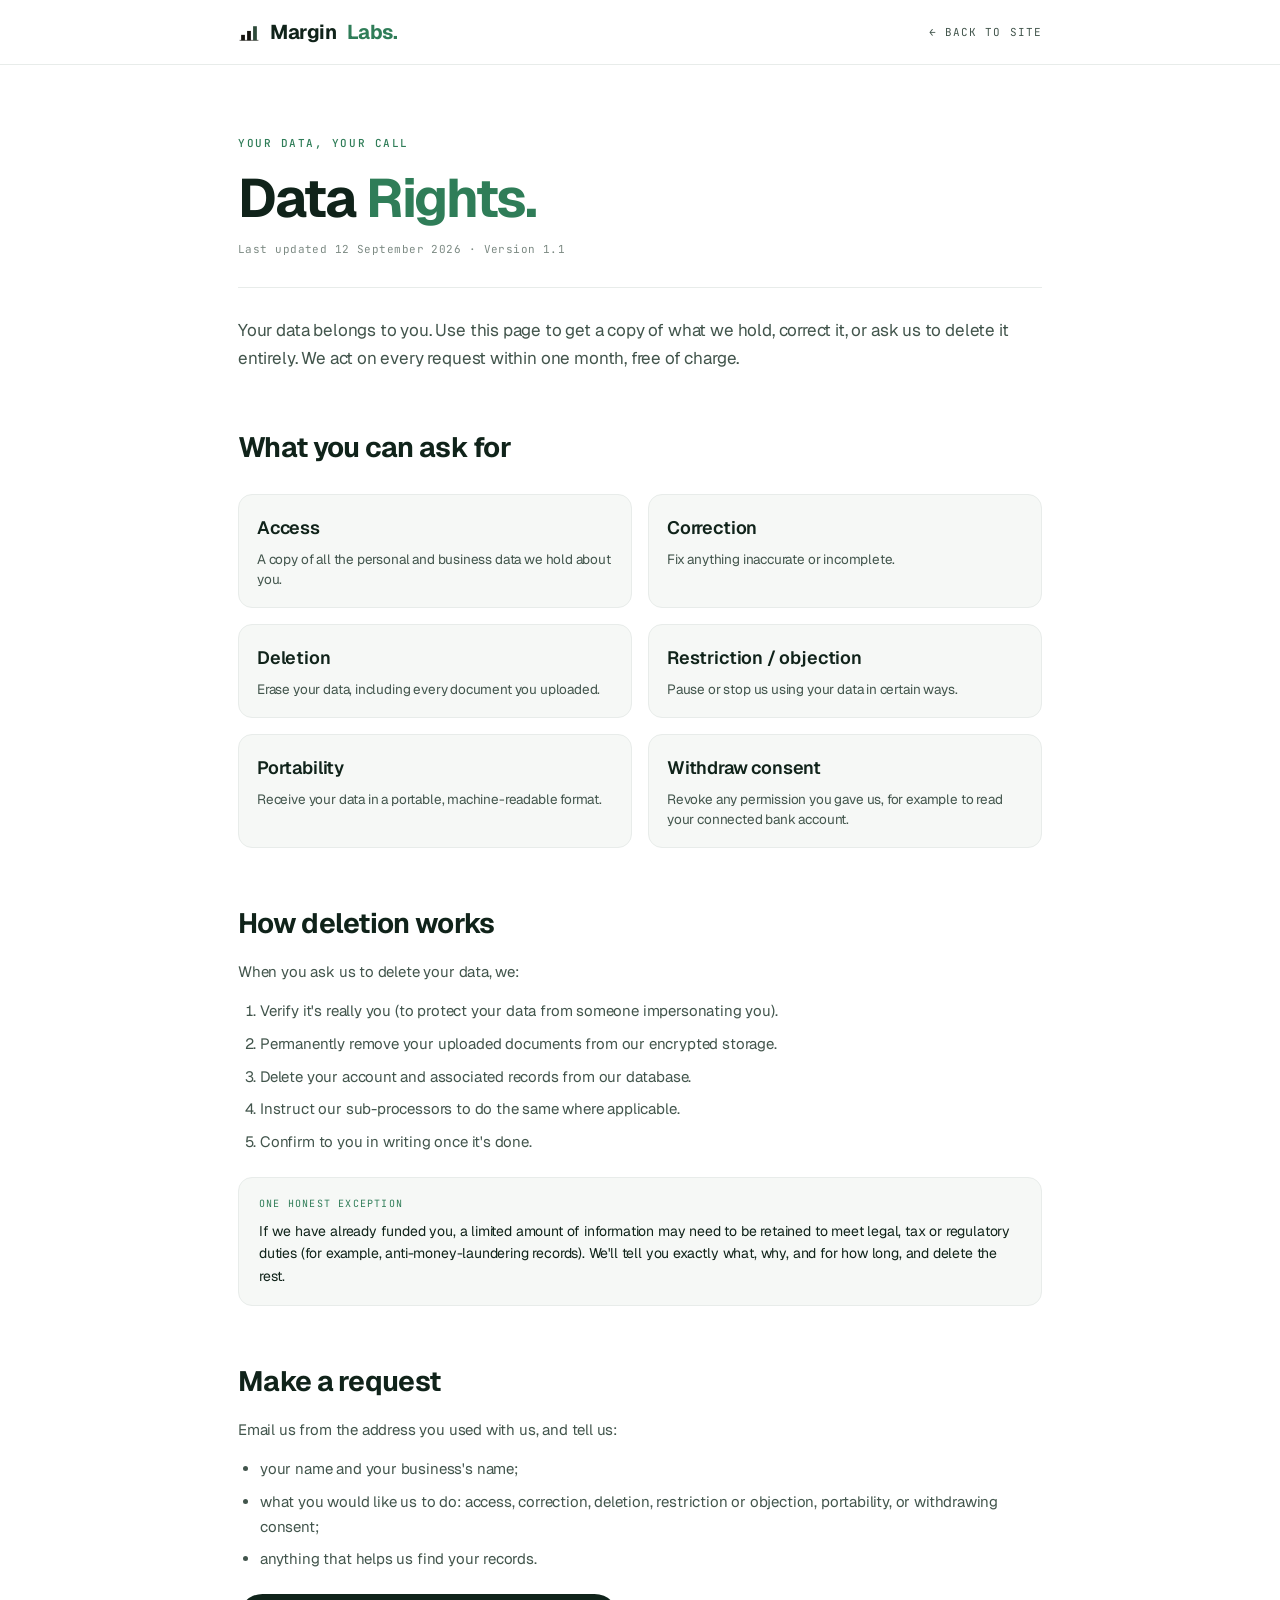
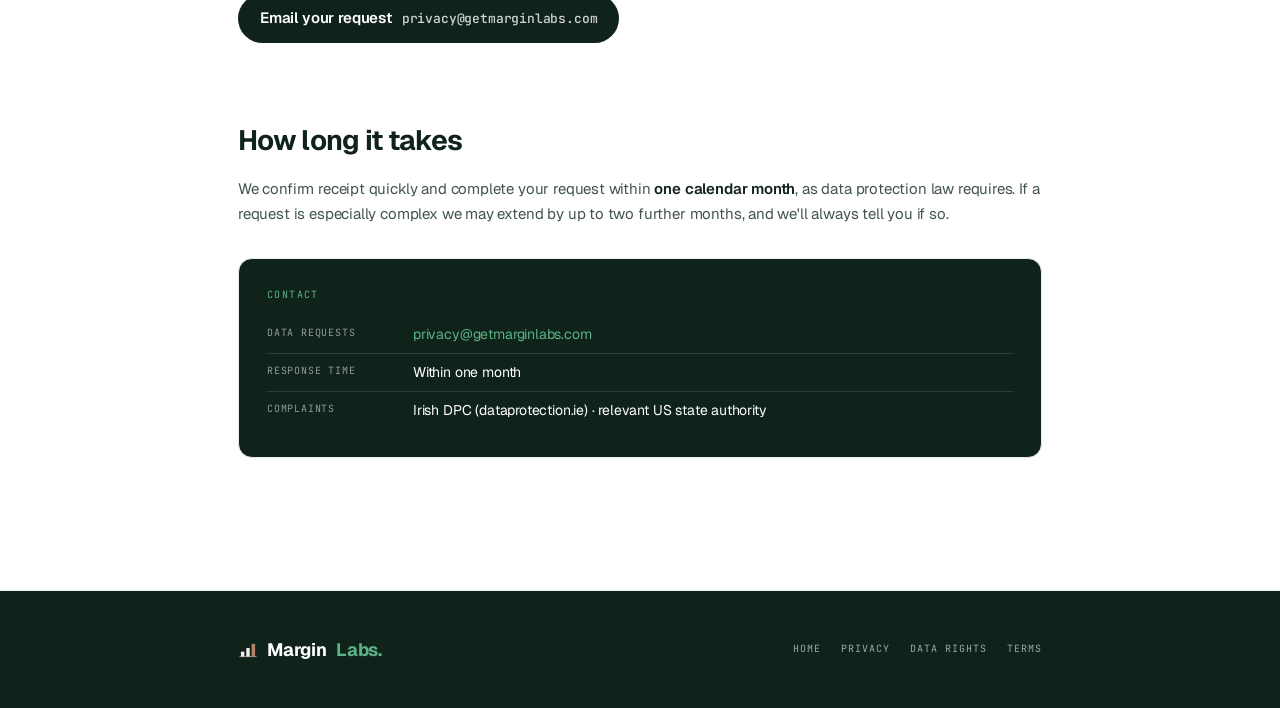
<file: data-rights.html>
<!doctype html>
<html lang="en">
<head>
<meta charset="utf-8" />
<meta name="viewport" content="width=device-width, initial-scale=1" />
<title>Your Data Rights — MarginLabs</title>
<meta name="description" content="Request a copy of your data, correct it, or ask us to delete it." />
<link rel="stylesheet" href="legal.css" />
<style>
  .rights-grid { display: grid; grid-template-columns: 1fr 1fr; gap: 16px; margin: 24px 0; }
  .rcard { border: 1px solid var(--line); padding: 18px; background: var(--bg2); border-radius: var(--radius); }
  .rcard .rt { font-size: 18px; font-weight: 600; letter-spacing: -0.01em; margin-bottom: 6px; color: var(--ink); }
  .rcard .rd { font-size: 13.5px; color: var(--inkSoft); line-height: 1.5; }
  @media (max-width: 620px) { .rights-grid { grid-template-columns: 1fr; } }
  /* request by email: a real button, not a form that silently needs a mail app */
  .mailbtn { display: inline-flex; align-items: center; gap: 10px; min-height: 48px; margin: 6px 0 22px; padding: 12px 22px; border-radius: 999px; background: var(--ink); color: #fff; font-weight: 600; font-size: 15px; }
  .mailbtn:hover { opacity: .92; text-decoration: none; }
  .mailbtn span { font-family: var(--mono); font-size: 13px; font-weight: 500; opacity: .8; }
</style>
</head>
<body>

<nav>
  <div class="wrap">
    <a class="logo" href="https://www.getmarginlabs.com">
      <svg width="22" height="19" viewBox="0 0 280 240" fill="none">
        <line x1="20" y1="220" x2="260" y2="220" stroke="#15140F" stroke-width="8"/>
        <rect x="40" y="150" width="48" height="70" fill="#15140F"/>
        <rect x="116" y="100" width="48" height="120" fill="#15140F"/>
        <rect x="192" y="40" width="48" height="180" fill="#2E4A3A"/>
      </svg>
      Margin<em>Labs.</em>
    </a>
    <a class="back" href="https://www.getmarginlabs.com">← Back to site</a>
  </div>
</nav>

<main class="doc">
  <span class="kicker">Your data, your call</span>
  <h1>Data <em>Rights.</em></h1>
  <div class="updated">Last updated 12 September 2026 · Version 1.1</div>

  <p class="lead">Your data belongs to you. Use this page to get a copy of what we hold, correct it, or ask us to delete it entirely. We act on every request within one month, free of charge.</p>

  <h2 class="sec" id="rights">What you can ask for</h2>
  <div class="rights-grid">
    <div class="rcard"><div class="rt">Access</div><div class="rd">A copy of all the personal and business data we hold about you.</div></div>
    <div class="rcard"><div class="rt">Correction</div><div class="rd">Fix anything inaccurate or incomplete.</div></div>
    <div class="rcard"><div class="rt">Deletion</div><div class="rd">Erase your data, including every document you uploaded.</div></div>
    <div class="rcard"><div class="rt">Restriction / objection</div><div class="rd">Pause or stop us using your data in certain ways.</div></div>
    <div class="rcard"><div class="rt">Portability</div><div class="rd">Receive your data in a portable, machine-readable format.</div></div>
    <div class="rcard"><div class="rt">Withdraw consent</div><div class="rd">Revoke any permission you gave us, for example to read your connected bank account.</div></div>
  </div>

  <h2 class="sec" id="delete">How deletion works</h2>
  <p>When you ask us to delete your data, we:</p>
  <ol>
    <li>Verify it's really you (to protect your data from someone impersonating you).</li>
    <li>Permanently remove your uploaded documents from our encrypted storage.</li>
    <li>Delete your account and associated records from our database.</li>
    <li>Instruct our sub-processors to do the same where applicable.</li>
    <li>Confirm to you in writing once it's done.</li>
  </ol>
  <div class="note">
    <div class="nh">One honest exception</div>
    If we have already funded you, a limited amount of information may need to be retained to meet legal, tax or regulatory duties (for example, anti-money-laundering records). We'll tell you exactly what, why, and for how long, and delete the rest.
  </div>

  <h2 class="sec" id="request">Make a request</h2>
  <p>Email us from the address you used with us, and tell us:</p>
  <ul>
    <li>your name and your business's name;</li>
    <li>what you would like us to do: access, correction, deletion, restriction or objection, portability, or withdrawing consent;</li>
    <li>anything that helps us find your records.</li>
  </ul>
  <a class="mailbtn" href="mailto:privacy@getmarginlabs.com?subject=Data%20rights%20request">Email your request <span>privacy@getmarginlabs.com</span></a>

  <h2 class="sec" id="timing">How long it takes</h2>
  <p>We confirm receipt quickly and complete your request within <strong>one calendar month</strong>, as data protection law requires. If a request is especially complex we may extend by up to two further months, and we'll always tell you if so.</p>

  <div class="contact">
    <div class="ch">Contact</div>
    <div class="row"><span class="k">Data requests</span><span class="v"><a href="mailto:privacy@getmarginlabs.com">privacy@getmarginlabs.com</a></span></div>
    <div class="row"><span class="k">Response time</span><span class="v">Within one month</span></div>
    <div class="row"><span class="k">Complaints</span><span class="v">Irish DPC (dataprotection.ie) · relevant US state authority</span></div>
  </div>
</main>

<footer>
  <div class="wrap">
    <div class="logo">
      <svg width="20" height="17" viewBox="0 0 280 240" fill="none">
        <line x1="20" y1="220" x2="260" y2="220" stroke="#F4F0E8" stroke-width="8"/>
        <rect x="40" y="150" width="48" height="70" fill="#F4F0E8"/>
        <rect x="116" y="100" width="48" height="120" fill="#F4F0E8"/>
        <rect x="192" y="40" width="48" height="180" fill="#B5856A"/>
      </svg>
      Margin<em>Labs.</em>
    </div>
    <div class="links">
      <a href="https://www.getmarginlabs.com">Home</a>
      <a href="privacy.html">Privacy</a>
      <a href="data-rights.html">Data rights</a>
      <a href="terms.html">Terms</a>
    </div>
  </div>
</footer>

</body>
</html>
</file>
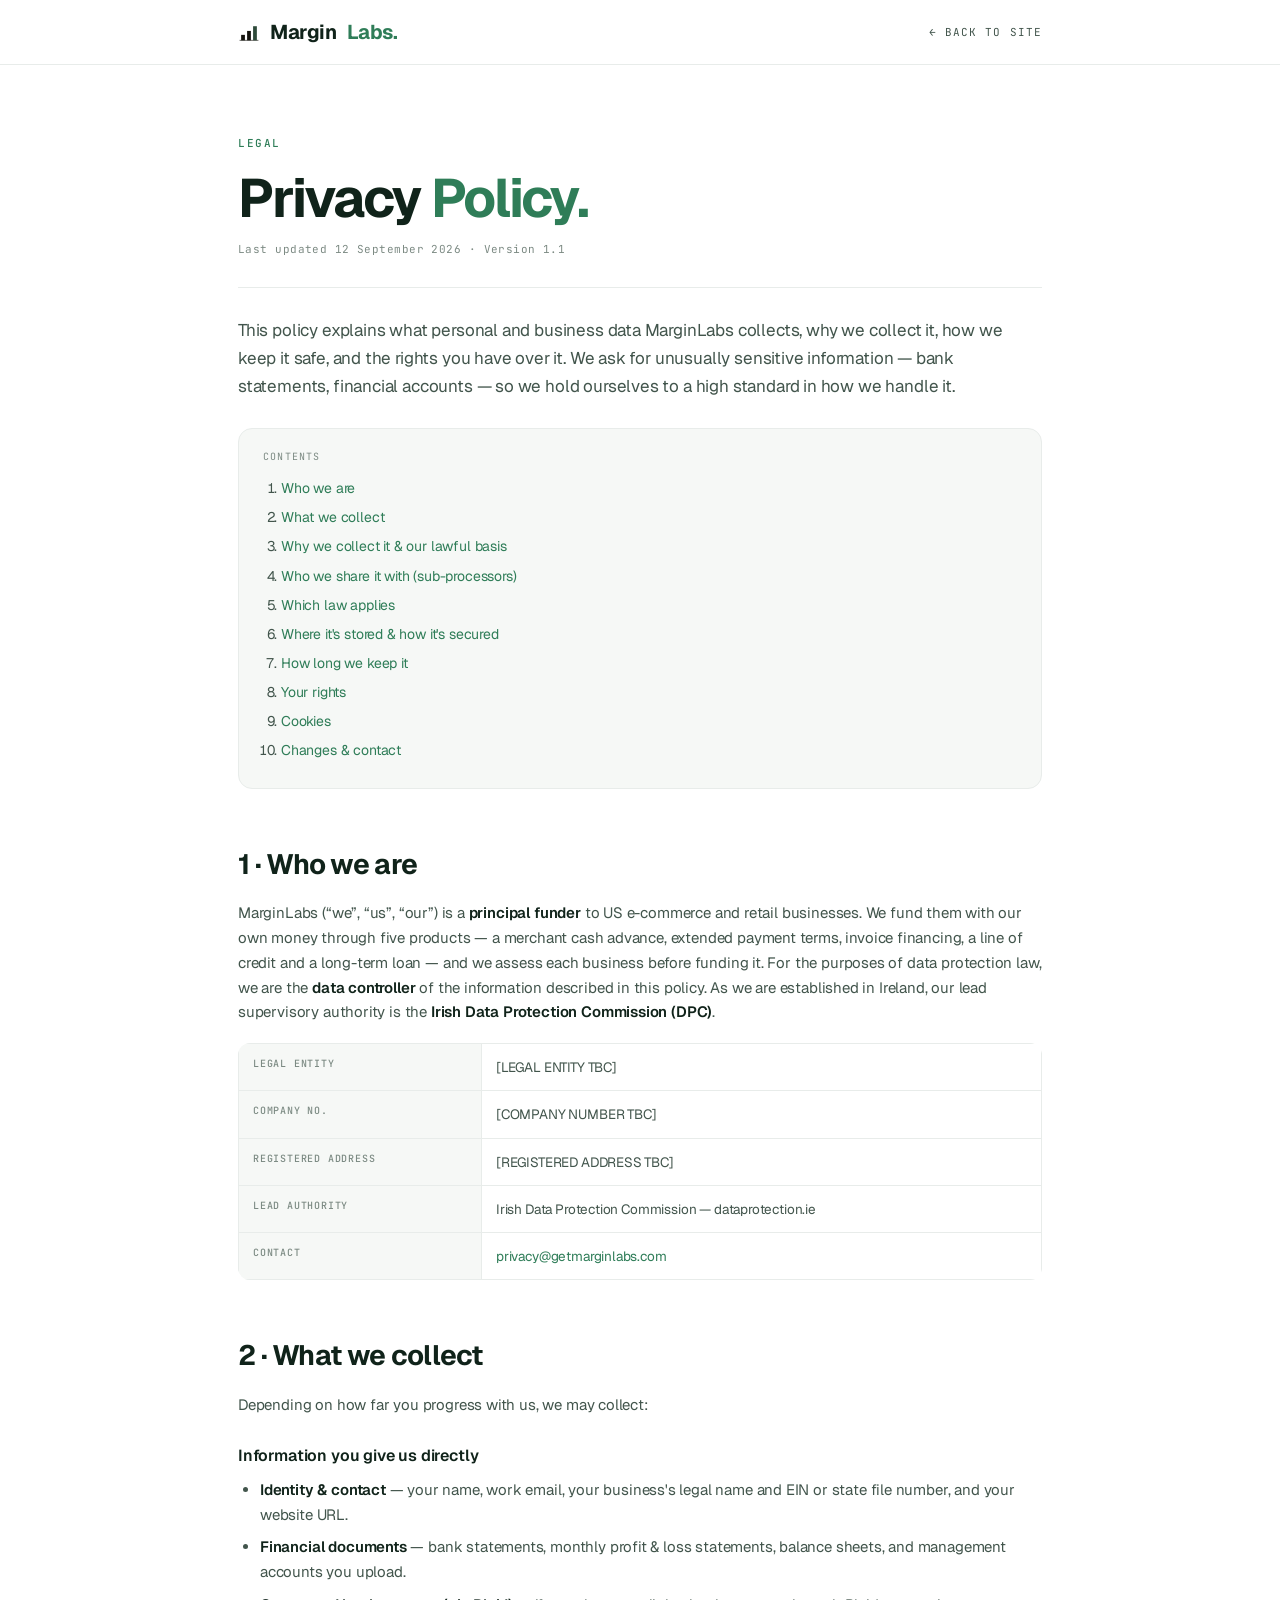
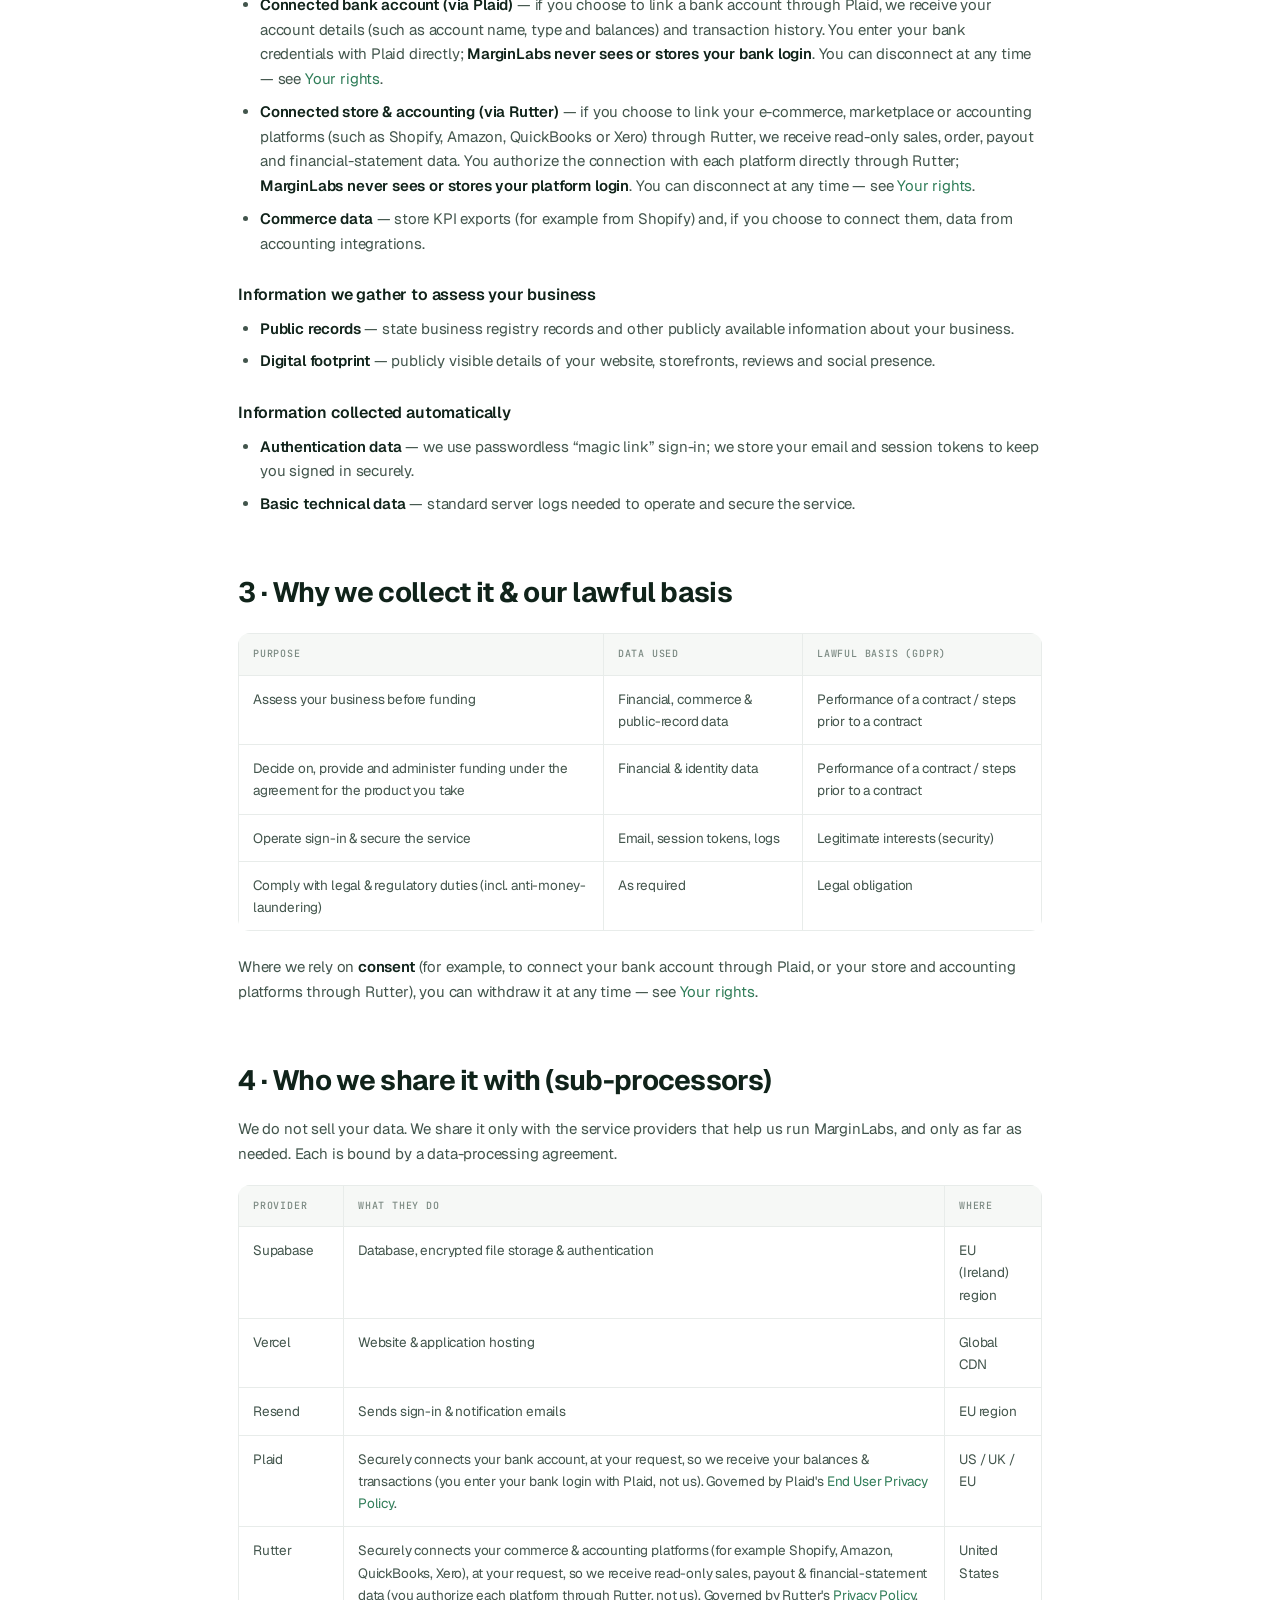
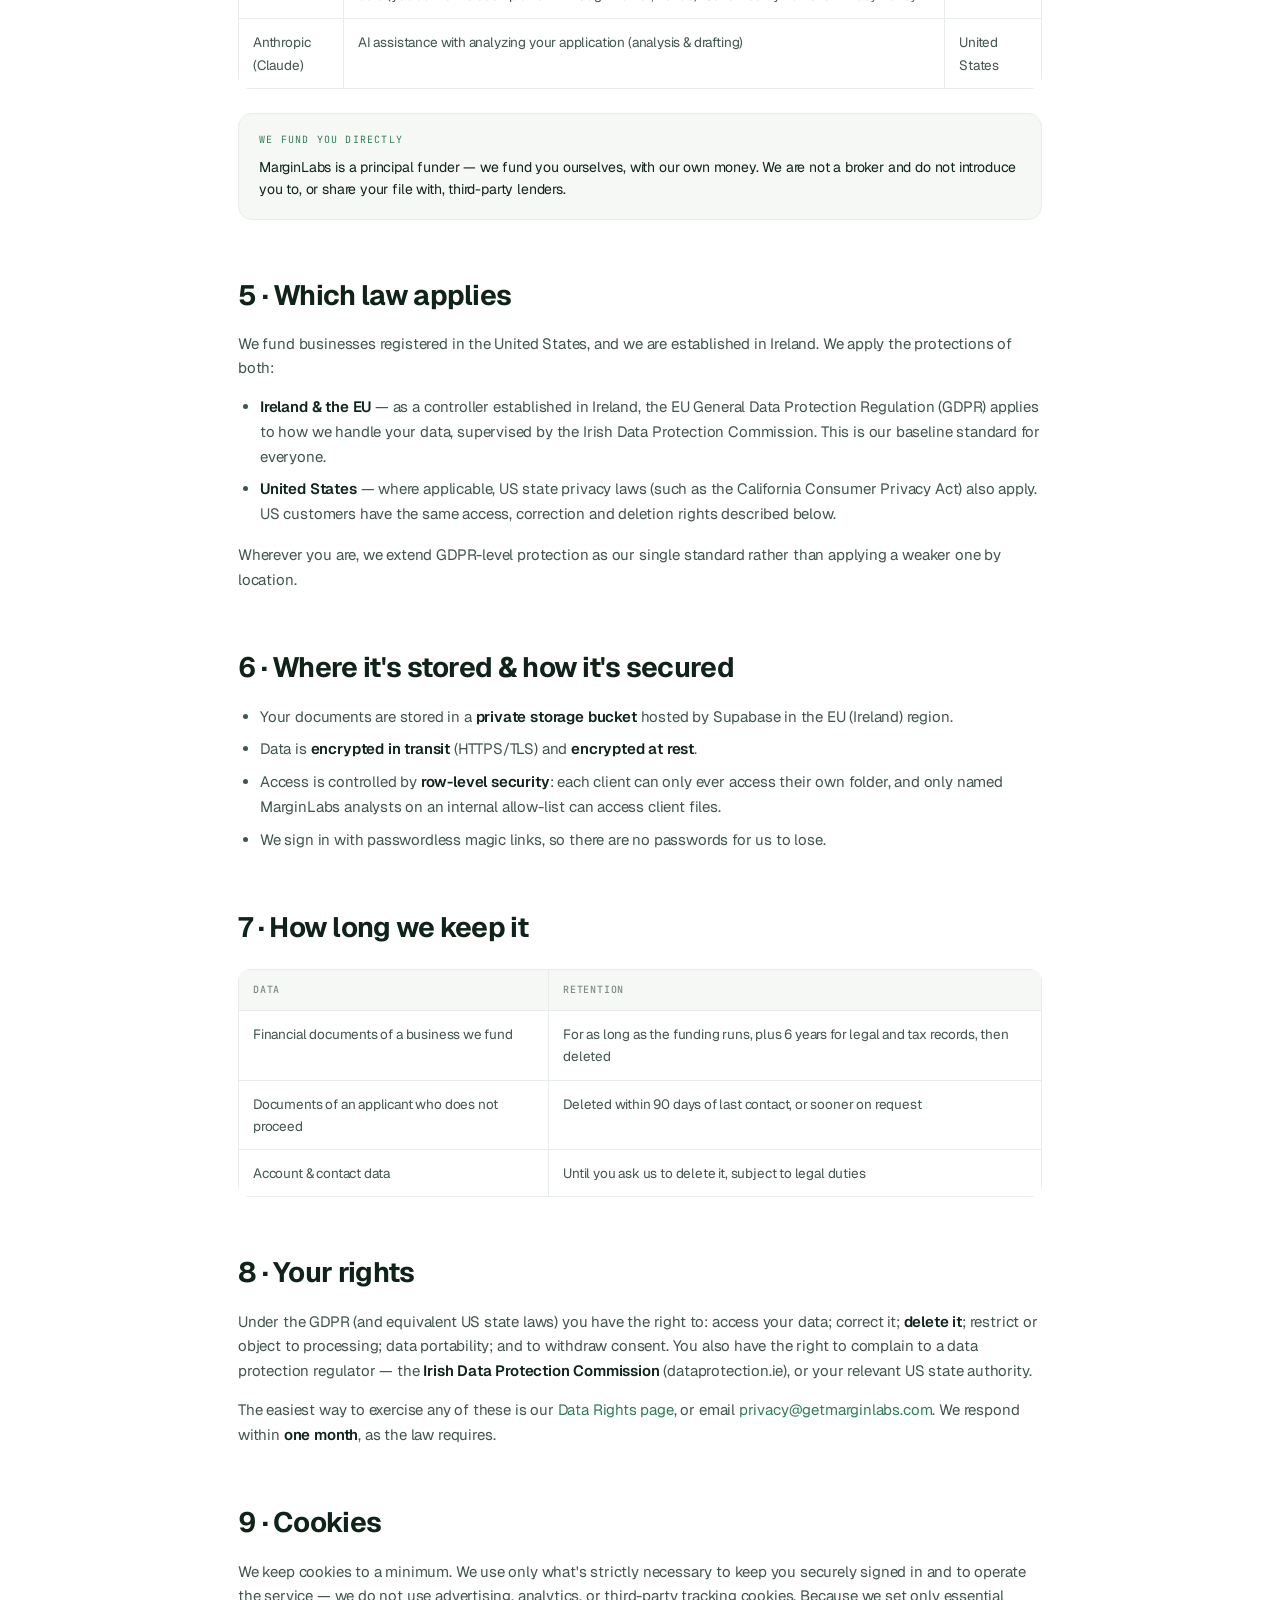
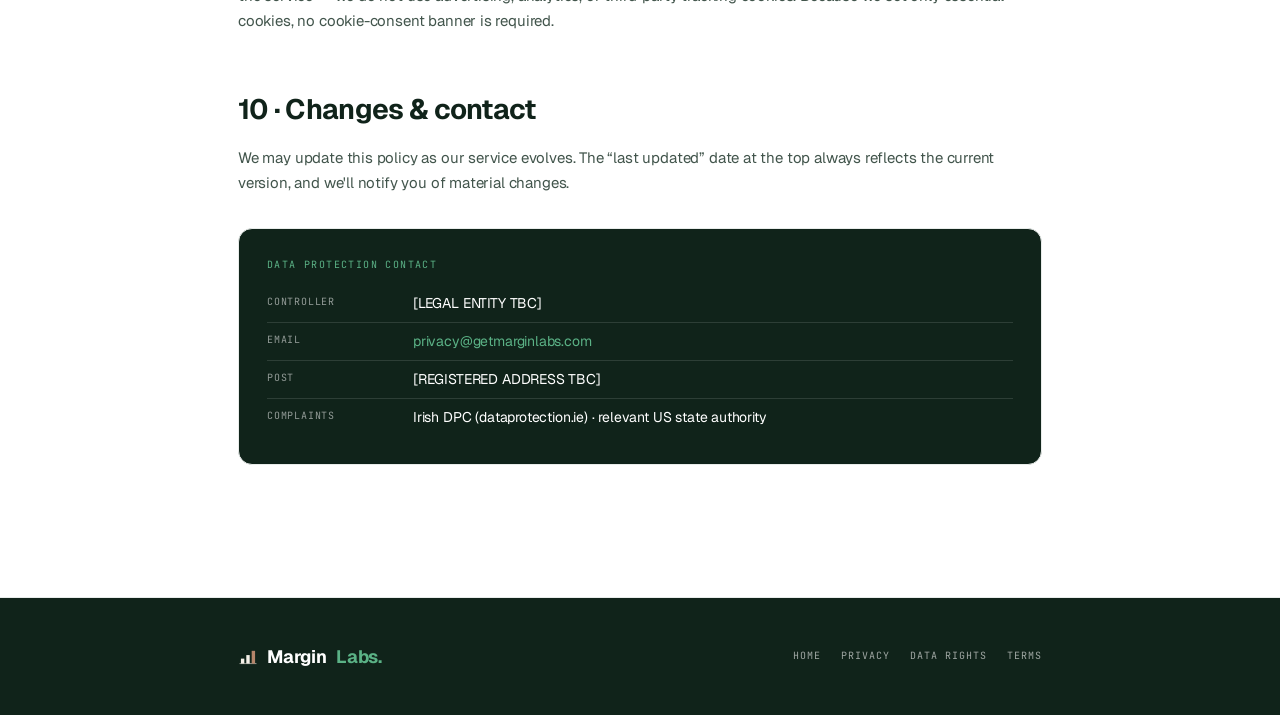
<file: privacy.html>
<!doctype html>
<html lang="en">
<head>
<meta charset="utf-8" />
<meta name="viewport" content="width=device-width, initial-scale=1" />
<title>Privacy Policy — MarginLabs</title>
<meta name="description" content="How MarginLabs collects, uses, stores and protects your data, and the rights you have over it." />
<link rel="stylesheet" href="legal.css" />
</head>
<body>

<nav>
  <div class="wrap">
    <a class="logo" href="https://www.getmarginlabs.com">
      <svg width="22" height="19" viewBox="0 0 280 240" fill="none">
        <line x1="20" y1="220" x2="260" y2="220" stroke="#15140F" stroke-width="8"/>
        <rect x="40" y="150" width="48" height="70" fill="#15140F"/>
        <rect x="116" y="100" width="48" height="120" fill="#15140F"/>
        <rect x="192" y="40" width="48" height="180" fill="#2E4A3A"/>
      </svg>
      Margin<em>Labs.</em>
    </a>
    <a class="back" href="https://www.getmarginlabs.com">← Back to site</a>
  </div>
</nav>

<main class="doc">
  <span class="kicker">Legal</span>
  <h1>Privacy <em>Policy.</em></h1>
  <div class="updated">Last updated 12 September 2026 · Version 1.1</div>

  <p class="lead">This policy explains what personal and business data MarginLabs collects, why we collect it, how we keep it safe, and the rights you have over it. We ask for unusually sensitive information — bank statements, financial accounts — so we hold ourselves to a high standard in how we handle it.</p>

  <div class="toc">
    <div class="th">Contents</div>
    <ol>
      <li><a href="#who">Who we are</a></li>
      <li><a href="#what">What we collect</a></li>
      <li><a href="#why">Why we collect it &amp; our lawful basis</a></li>
      <li><a href="#share">Who we share it with (sub-processors)</a></li>
      <li><a href="#intl">Which law applies</a></li>
      <li><a href="#store">Where it's stored &amp; how it's secured</a></li>
      <li><a href="#keep">How long we keep it</a></li>
      <li><a href="#rights">Your rights</a></li>
      <li><a href="#cookies">Cookies</a></li>
      <li><a href="#changes">Changes &amp; contact</a></li>
    </ol>
  </div>

  <h2 class="sec" id="who">1 · Who we are</h2>
  <p>MarginLabs (“we”, “us”, “our”) is a <strong>principal funder</strong> to US e-commerce and retail businesses. We fund them with our own money through five products — a merchant cash advance, extended payment terms, invoice financing, a line of credit and a long-term loan — and we assess each business before funding it. For the purposes of data protection law, we are the <strong>data controller</strong> of the information described in this policy. As we are established in Ireland, our lead supervisory authority is the <strong>Irish Data Protection Commission (DPC)</strong>.</p>
  <table>
    <tr><th>Legal entity</th><td>[LEGAL ENTITY TBC]</td></tr>
    <tr><th>Company no.</th><td>[COMPANY NUMBER TBC]</td></tr>
    <tr><th>Registered address</th><td>[REGISTERED ADDRESS TBC]</td></tr>
    <tr><th>Lead authority</th><td>Irish Data Protection Commission — dataprotection.ie</td></tr>
    <tr><th>Contact</th><td><a href="mailto:privacy@getmarginlabs.com">privacy@getmarginlabs.com</a></td></tr>
  </table>

  <h2 class="sec" id="what">2 · What we collect</h2>
  <p>Depending on how far you progress with us, we may collect:</p>
  <h3>Information you give us directly</h3>
  <ul>
    <li><strong>Identity &amp; contact</strong> — your name, work email, your business's legal name and EIN or state file number, and your website URL.</li>
    <li><strong>Financial documents</strong> — bank statements, monthly profit &amp; loss statements, balance sheets, and management accounts you upload.</li>
    <li><strong>Connected bank account (via Plaid)</strong> — if you choose to link a bank account through Plaid, we receive your account details (such as account name, type and balances) and transaction history. You enter your bank credentials with Plaid directly; <strong>MarginLabs never sees or stores your bank login</strong>. You can disconnect at any time — see <a href="#rights">Your rights</a>.</li>
    <li><strong>Connected store &amp; accounting (via Rutter)</strong> — if you choose to link your e-commerce, marketplace or accounting platforms (such as Shopify, Amazon, QuickBooks or Xero) through Rutter, we receive read-only sales, order, payout and financial-statement data. You authorize the connection with each platform directly through Rutter; <strong>MarginLabs never sees or stores your platform login</strong>. You can disconnect at any time — see <a href="#rights">Your rights</a>.</li>
    <li><strong>Commerce data</strong> — store KPI exports (for example from Shopify) and, if you choose to connect them, data from accounting integrations.</li>
  </ul>
  <h3>Information we gather to assess your business</h3>
  <ul>
    <li><strong>Public records</strong> — state business registry records and other publicly available information about your business.</li>
    <li><strong>Digital footprint</strong> — publicly visible details of your website, storefronts, reviews and social presence.</li>
  </ul>
  <h3>Information collected automatically</h3>
  <ul>
    <li><strong>Authentication data</strong> — we use passwordless “magic link” sign-in; we store your email and session tokens to keep you signed in securely.</li>
    <li><strong>Basic technical data</strong> — standard server logs needed to operate and secure the service.</li>
  </ul>

  <h2 class="sec" id="why">3 · Why we collect it &amp; our lawful basis</h2>
  <table>
    <tr><th>Purpose</th><th>Data used</th><th>Lawful basis (GDPR)</th></tr>
    <tr><td>Assess your business before funding</td><td>Financial, commerce &amp; public-record data</td><td>Performance of a contract / steps prior to a contract</td></tr>
    <tr><td>Decide on, provide and administer funding under the agreement for the product you take</td><td>Financial &amp; identity data</td><td>Performance of a contract / steps prior to a contract</td></tr>
    <tr><td>Operate sign-in &amp; secure the service</td><td>Email, session tokens, logs</td><td>Legitimate interests (security)</td></tr>
    <tr><td>Comply with legal &amp; regulatory duties (incl. anti-money-laundering)</td><td>As required</td><td>Legal obligation</td></tr>
  </table>
  <p>Where we rely on <strong>consent</strong> (for example, to connect your bank account through Plaid, or your store and accounting platforms through Rutter), you can withdraw it at any time — see <a href="#rights">Your rights</a>.</p>

  <h2 class="sec" id="share">4 · Who we share it with (sub-processors)</h2>
  <p>We do not sell your data. We share it only with the service providers that help us run MarginLabs, and only as far as needed. Each is bound by a data-processing agreement.</p>
  <table>
    <tr><th>Provider</th><th>What they do</th><th>Where</th></tr>
    <tr><td>Supabase</td><td>Database, encrypted file storage &amp; authentication</td><td>EU (Ireland) region</td></tr>
    <tr><td>Vercel</td><td>Website &amp; application hosting</td><td>Global CDN</td></tr>
    <tr><td>Resend</td><td>Sends sign-in &amp; notification emails</td><td>EU region</td></tr>
    <tr><td>Plaid</td><td>Securely connects your bank account, at your request, so we receive your balances &amp; transactions (you enter your bank login with Plaid, not us). Governed by Plaid's <a href="https://plaid.com/legal/#end-user-privacy-policy" target="_blank" rel="noopener">End User Privacy Policy</a>.</td><td>US / UK / EU</td></tr>
    <tr><td>Rutter</td><td>Securely connects your commerce &amp; accounting platforms (for example Shopify, Amazon, QuickBooks, Xero), at your request, so we receive read-only sales, payout &amp; financial-statement data (you authorize each platform through Rutter, not us). Governed by Rutter's <a href="https://www.rutter.com/privacy-policy" target="_blank" rel="noopener">Privacy Policy</a>.</td><td>United States</td></tr>
    <tr><td>Anthropic (Claude)</td><td>AI assistance with analyzing your application (analysis &amp; drafting)</td><td>United States</td></tr>
  </table>
  <div class="note">
    <div class="nh">We fund you directly</div>
    MarginLabs is a principal funder — we fund you ourselves, with our own money. We are not a broker and do not introduce you to, or share your file with, third-party lenders.
  </div>

  <h2 class="sec" id="intl">5 · Which law applies</h2>
  <p>We fund businesses registered in the United States, and we are established in Ireland. We apply the protections of both:</p>
  <ul>
    <li><strong>Ireland &amp; the EU</strong> — as a controller established in Ireland, the EU General Data Protection Regulation (GDPR) applies to how we handle your data, supervised by the Irish Data Protection Commission. This is our baseline standard for everyone.</li>
    <li><strong>United States</strong> — where applicable, US state privacy laws (such as the California Consumer Privacy Act) also apply. US customers have the same access, correction and deletion rights described below.</li>
  </ul>
  <p>Wherever you are, we extend GDPR-level protection as our single standard rather than applying a weaker one by location.</p>

  <h2 class="sec" id="store">6 · Where it's stored &amp; how it's secured</h2>
  <ul>
    <li>Your documents are stored in a <strong>private storage bucket</strong> hosted by Supabase in the EU (Ireland) region.</li>
    <li>Data is <strong>encrypted in transit</strong> (HTTPS/TLS) and <strong>encrypted at rest</strong>.</li>
    <li>Access is controlled by <strong>row-level security</strong>: each client can only ever access their own folder, and only named MarginLabs analysts on an internal allow-list can access client files.</li>
    <li>We sign in with passwordless magic links, so there are no passwords for us to lose.</li>
  </ul>

  <h2 class="sec" id="keep">7 · How long we keep it</h2>
  <table>
    <tr><th>Data</th><th>Retention</th></tr>
    <tr><td>Financial documents of a business we fund</td><td>For as long as the funding runs, plus 6 years for legal and tax records, then deleted</td></tr>
    <tr><td>Documents of an applicant who does not proceed</td><td>Deleted within 90 days of last contact, or sooner on request</td></tr>
    <tr><td>Account &amp; contact data</td><td>Until you ask us to delete it, subject to legal duties</td></tr>
  </table>

  <h2 class="sec" id="rights">8 · Your rights</h2>
  <p>Under the GDPR (and equivalent US state laws) you have the right to: access your data; correct it; <strong>delete it</strong>; restrict or object to processing; data portability; and to withdraw consent. You also have the right to complain to a data protection regulator — the <strong>Irish Data Protection Commission</strong> (dataprotection.ie), or your relevant US state authority.</p>
  <p>The easiest way to exercise any of these is our <a href="data-rights.html">Data Rights page</a>, or email <a href="mailto:privacy@getmarginlabs.com">privacy@getmarginlabs.com</a>. We respond within <strong>one month</strong>, as the law requires.</p>

  <h2 class="sec" id="cookies">9 · Cookies</h2>
  <p>We keep cookies to a minimum. We use only what's strictly necessary to keep you securely signed in and to operate the service — we do not use advertising, analytics, or third-party tracking cookies. Because we set only essential cookies, no cookie-consent banner is required.</p>

  <h2 class="sec" id="changes">10 · Changes &amp; contact</h2>
  <p>We may update this policy as our service evolves. The “last updated” date at the top always reflects the current version, and we'll notify you of material changes.</p>

  <div class="contact">
    <div class="ch">Data protection contact</div>
    <div class="row"><span class="k">Controller</span><span class="v">[LEGAL ENTITY TBC]</span></div>
    <div class="row"><span class="k">Email</span><span class="v"><a href="mailto:privacy@getmarginlabs.com">privacy@getmarginlabs.com</a></span></div>
    <div class="row"><span class="k">Post</span><span class="v">[REGISTERED ADDRESS TBC]</span></div>
    <div class="row"><span class="k">Complaints</span><span class="v">Irish DPC (dataprotection.ie) · relevant US state authority</span></div>
  </div>
</main>

<footer>
  <div class="wrap">
    <div class="logo">
      <svg width="20" height="17" viewBox="0 0 280 240" fill="none">
        <line x1="20" y1="220" x2="260" y2="220" stroke="#F4F0E8" stroke-width="8"/>
        <rect x="40" y="150" width="48" height="70" fill="#F4F0E8"/>
        <rect x="116" y="100" width="48" height="120" fill="#F4F0E8"/>
        <rect x="192" y="40" width="48" height="180" fill="#B5856A"/>
      </svg>
      Margin<em>Labs.</em>
    </div>
    <div class="links">
      <a href="https://www.getmarginlabs.com">Home</a>
      <a href="privacy.html">Privacy</a>
      <a href="data-rights.html">Data rights</a>
      <a href="terms.html">Terms</a>
    </div>
  </div>
</footer>

</body>
</html>
</file>
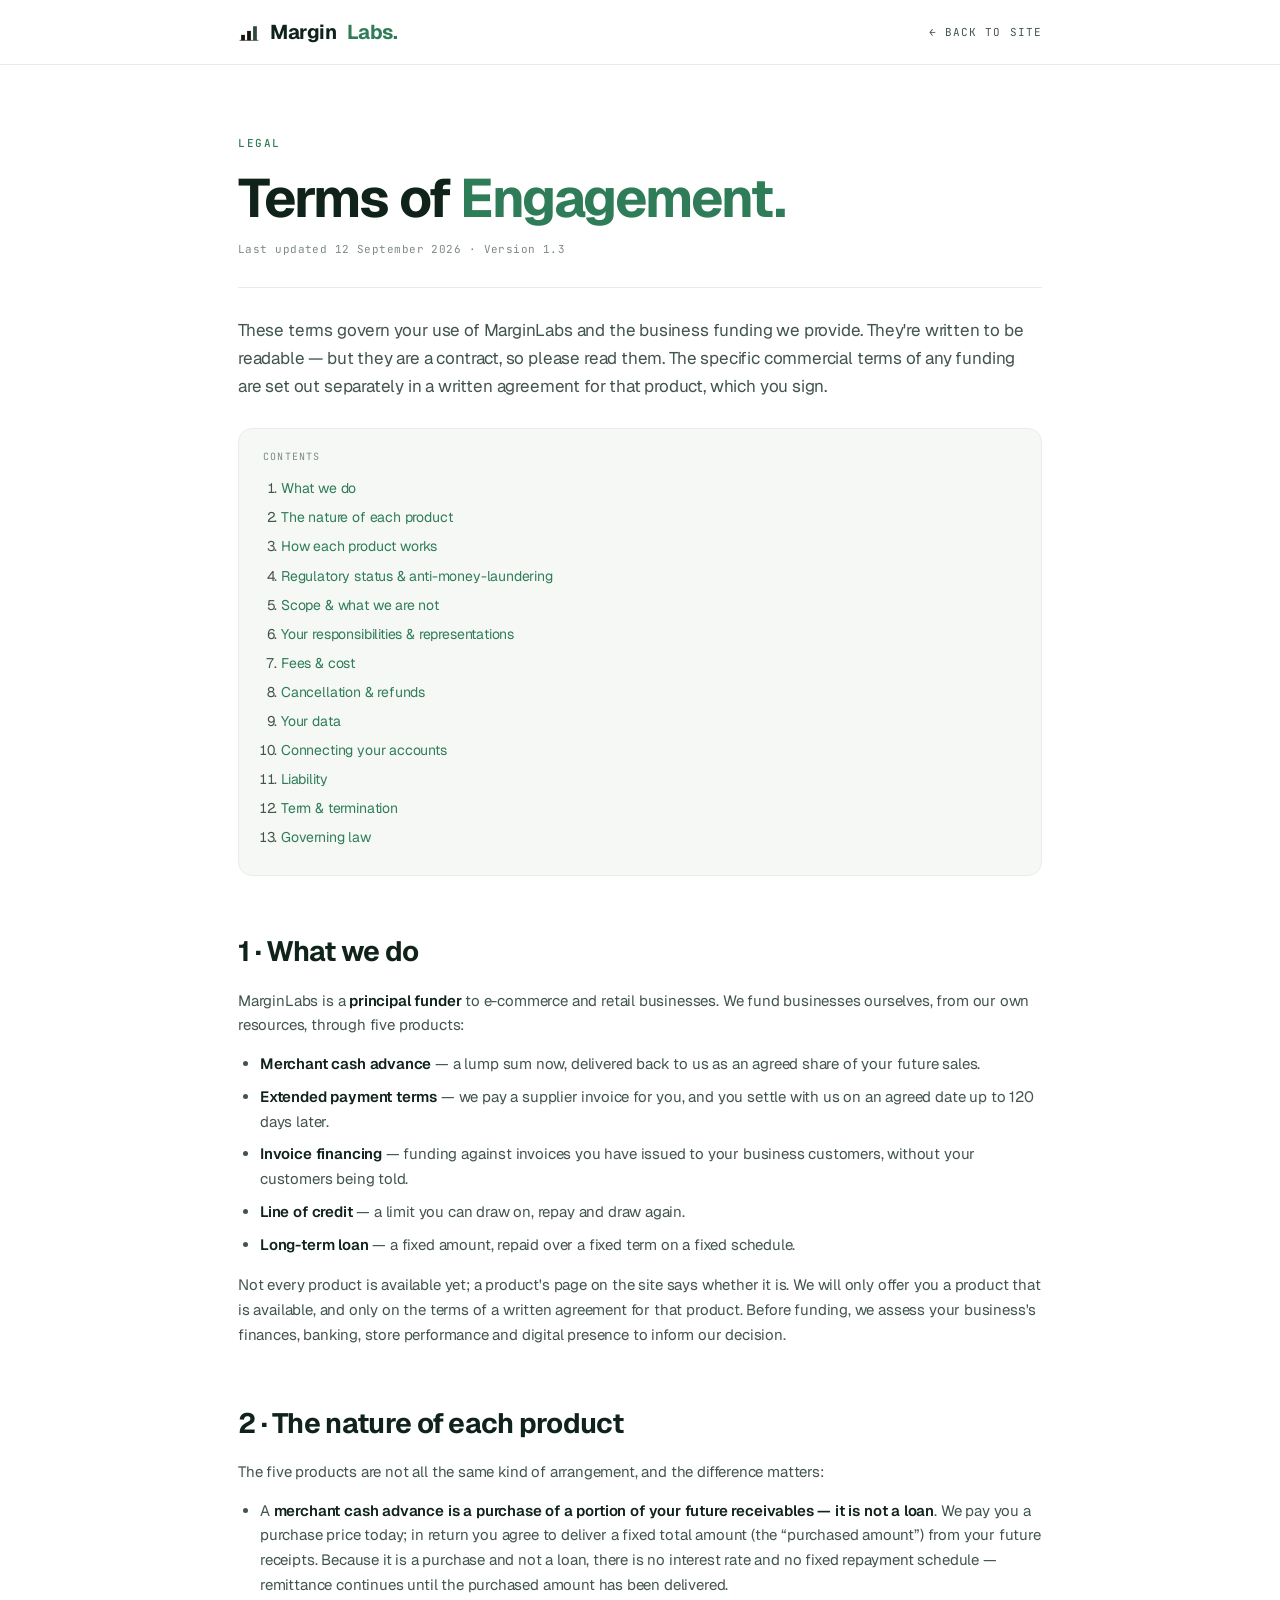
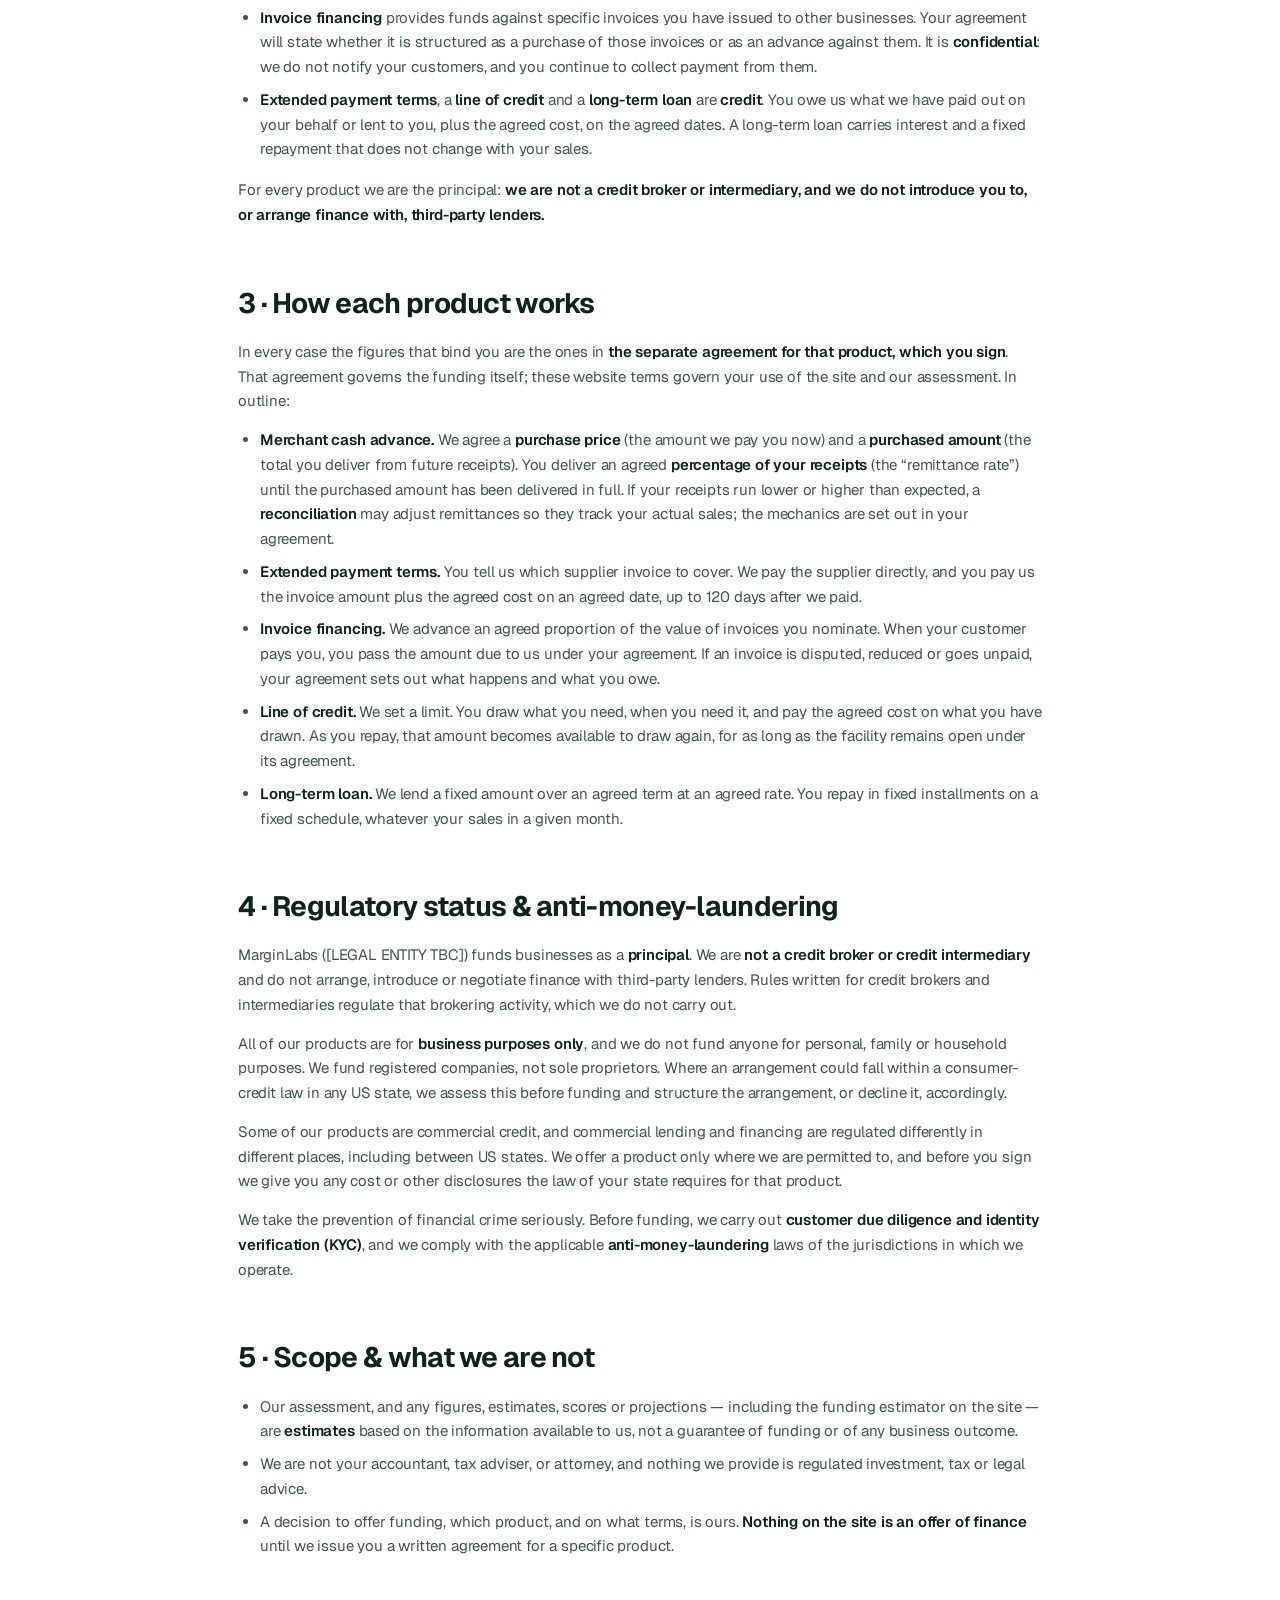
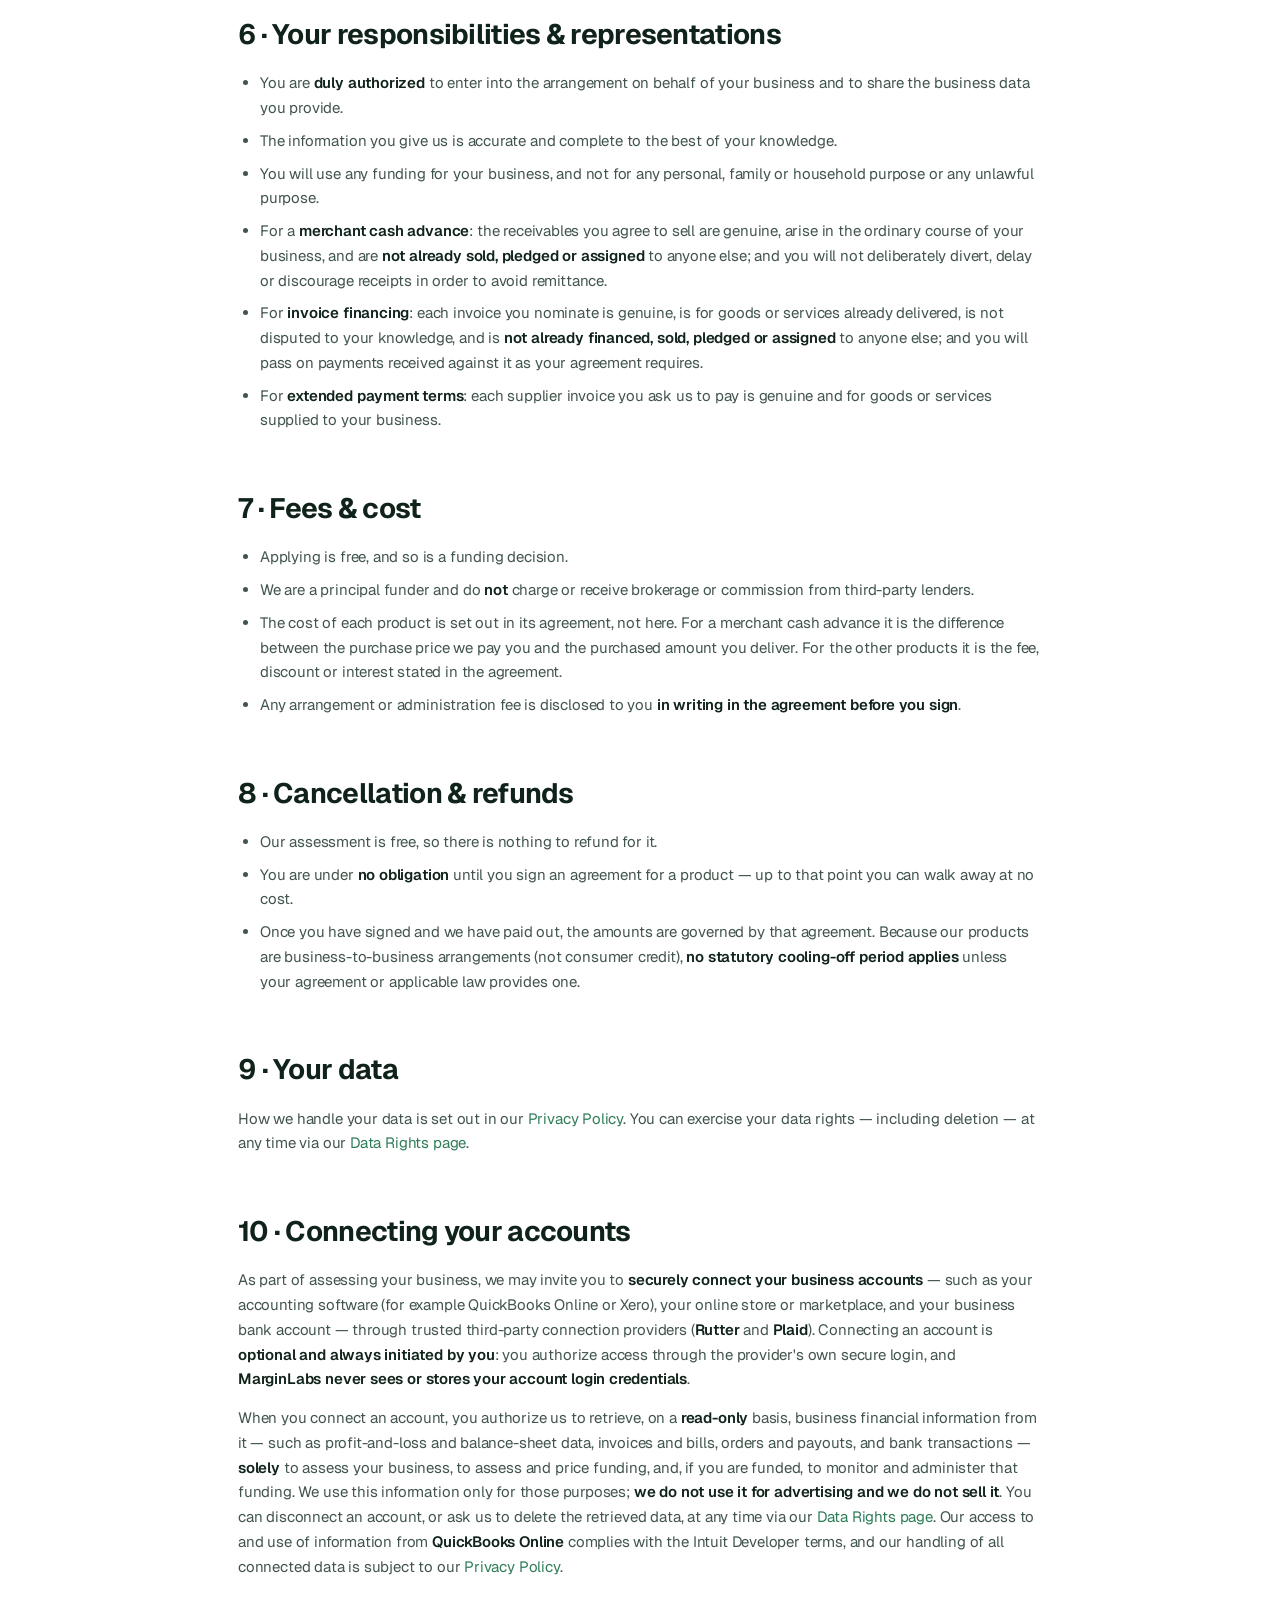
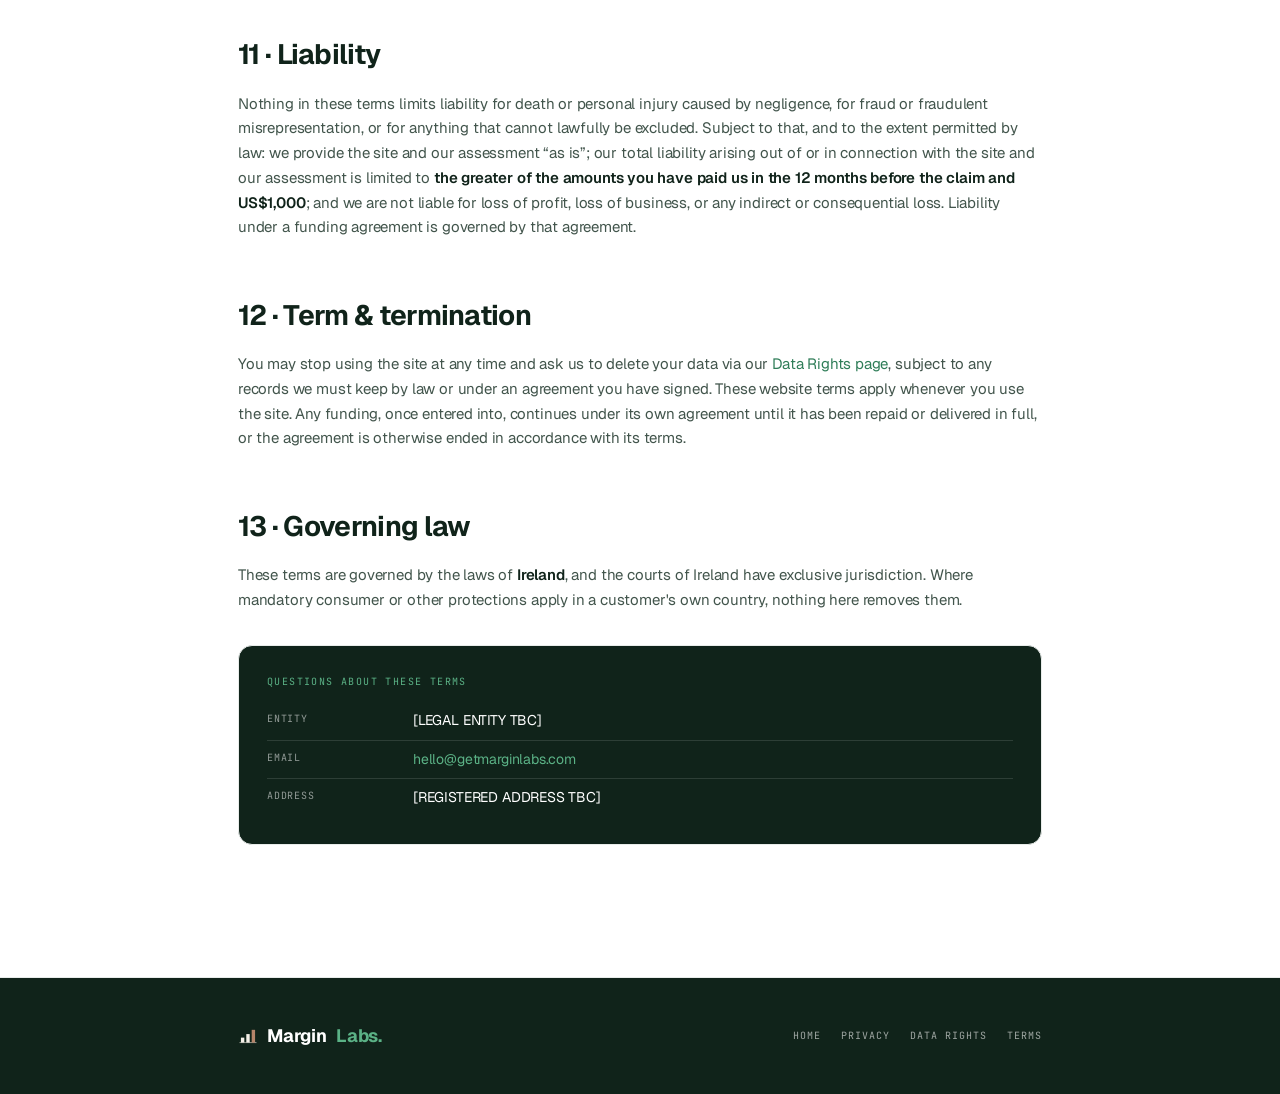
<file: terms.html>
<!doctype html>
<html lang="en">
<head>
<meta charset="utf-8" />
<meta name="viewport" content="width=device-width, initial-scale=1" />
<title>Terms of Engagement — MarginLabs</title>
<meta name="description" content="The terms on which MarginLabs provides business funding: merchant cash advances, extended payment terms, invoice financing, lines of credit and long-term loans." />
<link rel="stylesheet" href="legal.css" />
</head>
<body>

<nav>
  <div class="wrap">
    <a class="logo" href="https://www.getmarginlabs.com">
      <svg width="22" height="19" viewBox="0 0 280 240" fill="none">
        <line x1="20" y1="220" x2="260" y2="220" stroke="#15140F" stroke-width="8"/>
        <rect x="40" y="150" width="48" height="70" fill="#15140F"/>
        <rect x="116" y="100" width="48" height="120" fill="#15140F"/>
        <rect x="192" y="40" width="48" height="180" fill="#2E4A3A"/>
      </svg>
      Margin<em>Labs.</em>
    </a>
    <a class="back" href="https://www.getmarginlabs.com">← Back to site</a>
  </div>
</nav>

<main class="doc">
  <span class="kicker">Legal</span>
  <h1>Terms of <em>Engagement.</em></h1>
  <div class="updated">Last updated 12 September 2026 · Version 1.3</div>

  <p class="lead">These terms govern your use of MarginLabs and the business funding we provide. They're written to be readable — but they are a contract, so please read them. The specific commercial terms of any funding are set out separately in a written agreement for that product, which you sign.</p>

  <div class="toc">
    <div class="th">Contents</div>
    <ol>
      <li><a href="#services">What we do</a></li>
      <li><a href="#nature">The nature of each product</a></li>
      <li><a href="#how">How each product works</a></li>
      <li><a href="#reg">Regulatory status &amp; anti-money-laundering</a></li>
      <li><a href="#scope">Scope &amp; what we are not</a></li>
      <li><a href="#your">Your responsibilities &amp; representations</a></li>
      <li><a href="#fees">Fees &amp; cost</a></li>
      <li><a href="#cancel">Cancellation &amp; refunds</a></li>
      <li><a href="#data">Your data</a></li>
      <li><a href="#connected">Connecting your accounts</a></li>
      <li><a href="#liability">Liability</a></li>
      <li><a href="#term">Term &amp; termination</a></li>
      <li><a href="#law">Governing law</a></li>
    </ol>
  </div>

  <h2 class="sec" id="services">1 · What we do</h2>
  <p>MarginLabs is a <strong>principal funder</strong> to e-commerce and retail businesses. We fund businesses ourselves, from our own resources, through five products:</p>
  <ul>
    <li><strong>Merchant cash advance</strong> — a lump sum now, delivered back to us as an agreed share of your future sales.</li>
    <li><strong>Extended payment terms</strong> — we pay a supplier invoice for you, and you settle with us on an agreed date up to 120 days later.</li>
    <li><strong>Invoice financing</strong> — funding against invoices you have issued to your business customers, without your customers being told.</li>
    <li><strong>Line of credit</strong> — a limit you can draw on, repay and draw again.</li>
    <li><strong>Long-term loan</strong> — a fixed amount, repaid over a fixed term on a fixed schedule.</li>
  </ul>
  <p>Not every product is available yet; a product's page on the site says whether it is. We will only offer you a product that is available, and only on the terms of a written agreement for that product. Before funding, we assess your business's finances, banking, store performance and digital presence to inform our decision.</p>

  <h2 class="sec" id="nature">2 · The nature of each product</h2>
  <p>The five products are not all the same kind of arrangement, and the difference matters:</p>
  <ul>
    <li>A <strong>merchant cash advance is a purchase of a portion of your future receivables — it is not a loan</strong>. We pay you a purchase price today; in return you agree to deliver a fixed total amount (the “purchased amount”) from your future receipts. Because it is a purchase and not a loan, there is no interest rate and no fixed repayment schedule — remittance continues until the purchased amount has been delivered.</li>
    <li><strong>Invoice financing</strong> provides funds against specific invoices you have issued to other businesses. Your agreement will state whether it is structured as a purchase of those invoices or as an advance against them. It is <strong>confidential</strong>: we do not notify your customers, and you continue to collect payment from them.</li>
    <li><strong>Extended payment terms</strong>, a <strong>line of credit</strong> and a <strong>long-term loan</strong> are <strong>credit</strong>. You owe us what we have paid out on your behalf or lent to you, plus the agreed cost, on the agreed dates. A long-term loan carries interest and a fixed repayment that does not change with your sales.</li>
  </ul>
  <p>For every product we are the principal: <strong>we are not a credit broker or intermediary, and we do not introduce you to, or arrange finance with, third-party lenders.</strong></p>

  <h2 class="sec" id="how">3 · How each product works</h2>
  <p>In every case the figures that bind you are the ones in <strong>the separate agreement for that product, which you sign</strong>. That agreement governs the funding itself; these website terms govern your use of the site and our assessment. In outline:</p>
  <ul>
    <li><strong>Merchant cash advance.</strong> We agree a <strong>purchase price</strong> (the amount we pay you now) and a <strong>purchased amount</strong> (the total you deliver from future receipts). You deliver an agreed <strong>percentage of your receipts</strong> (the “remittance rate”) until the purchased amount has been delivered in full. If your receipts run lower or higher than expected, a <strong>reconciliation</strong> may adjust remittances so they track your actual sales; the mechanics are set out in your agreement.</li>
    <li><strong>Extended payment terms.</strong> You tell us which supplier invoice to cover. We pay the supplier directly, and you pay us the invoice amount plus the agreed cost on an agreed date, up to 120 days after we paid.</li>
    <li><strong>Invoice financing.</strong> We advance an agreed proportion of the value of invoices you nominate. When your customer pays you, you pass the amount due to us under your agreement. If an invoice is disputed, reduced or goes unpaid, your agreement sets out what happens and what you owe.</li>
    <li><strong>Line of credit.</strong> We set a limit. You draw what you need, when you need it, and pay the agreed cost on what you have drawn. As you repay, that amount becomes available to draw again, for as long as the facility remains open under its agreement.</li>
    <li><strong>Long-term loan.</strong> We lend a fixed amount over an agreed term at an agreed rate. You repay in fixed installments on a fixed schedule, whatever your sales in a given month.</li>
  </ul>

  <h2 class="sec" id="reg">4 · Regulatory status &amp; anti-money-laundering</h2>
  <p>MarginLabs ([LEGAL ENTITY TBC]) funds businesses as a <strong>principal</strong>. We are <strong>not a credit broker or credit intermediary</strong> and do not arrange, introduce or negotiate finance with third-party lenders. Rules written for credit brokers and intermediaries regulate that brokering activity, which we do not carry out.</p>
  <p>All of our products are for <strong>business purposes only</strong>, and we do not fund anyone for personal, family or household purposes. We fund registered companies, not sole proprietors. Where an arrangement could fall within a consumer-credit law in any US state, we assess this before funding and structure the arrangement, or decline it, accordingly.</p>
  <p>Some of our products are commercial credit, and commercial lending and financing are regulated differently in different places, including between US states. We offer a product only where we are permitted to, and before you sign we give you any cost or other disclosures the law of your state requires for that product.</p>
  <p>We take the prevention of financial crime seriously. Before funding, we carry out <strong>customer due diligence and identity verification (KYC)</strong>, and we comply with the applicable <strong>anti-money-laundering</strong> laws of the jurisdictions in which we operate.</p>

  <h2 class="sec" id="scope">5 · Scope &amp; what we are not</h2>
  <ul>
    <li>Our assessment, and any figures, estimates, scores or projections — including the funding estimator on the site — are <strong>estimates</strong> based on the information available to us, not a guarantee of funding or of any business outcome.</li>
    <li>We are not your accountant, tax adviser, or attorney, and nothing we provide is regulated investment, tax or legal advice.</li>
    <li>A decision to offer funding, which product, and on what terms, is ours. <strong>Nothing on the site is an offer of finance</strong> until we issue you a written agreement for a specific product.</li>
  </ul>

  <h2 class="sec" id="your">6 · Your responsibilities &amp; representations</h2>
  <ul>
    <li>You are <strong>duly authorized</strong> to enter into the arrangement on behalf of your business and to share the business data you provide.</li>
    <li>The information you give us is accurate and complete to the best of your knowledge.</li>
    <li>You will use any funding for your business, and not for any personal, family or household purpose or any unlawful purpose.</li>
    <li>For a <strong>merchant cash advance</strong>: the receivables you agree to sell are genuine, arise in the ordinary course of your business, and are <strong>not already sold, pledged or assigned</strong> to anyone else; and you will not deliberately divert, delay or discourage receipts in order to avoid remittance.</li>
    <li>For <strong>invoice financing</strong>: each invoice you nominate is genuine, is for goods or services already delivered, is not disputed to your knowledge, and is <strong>not already financed, sold, pledged or assigned</strong> to anyone else; and you will pass on payments received against it as your agreement requires.</li>
    <li>For <strong>extended payment terms</strong>: each supplier invoice you ask us to pay is genuine and for goods or services supplied to your business.</li>
  </ul>

  <h2 class="sec" id="fees">7 · Fees &amp; cost</h2>
  <ul>
    <li>Applying is free, and so is a funding decision.</li>
    <li>We are a principal funder and do <strong>not</strong> charge or receive brokerage or commission from third-party lenders.</li>
    <li>The cost of each product is set out in its agreement, not here. For a merchant cash advance it is the difference between the purchase price we pay you and the purchased amount you deliver. For the other products it is the fee, discount or interest stated in the agreement.</li>
    <li>Any arrangement or administration fee is disclosed to you <strong>in writing in the agreement before you sign</strong>.</li>
  </ul>

  <h2 class="sec" id="cancel">8 · Cancellation &amp; refunds</h2>
  <ul>
    <li>Our assessment is free, so there is nothing to refund for it.</li>
    <li>You are under <strong>no obligation</strong> until you sign an agreement for a product — up to that point you can walk away at no cost.</li>
    <li>Once you have signed and we have paid out, the amounts are governed by that agreement. Because our products are business-to-business arrangements (not consumer credit), <strong>no statutory cooling-off period applies</strong> unless your agreement or applicable law provides one.</li>
  </ul>

  <h2 class="sec" id="data">9 · Your data</h2>
  <p>How we handle your data is set out in our <a href="privacy.html">Privacy Policy</a>. You can exercise your data rights — including deletion — at any time via our <a href="data-rights.html">Data Rights page</a>.</p>

  <h2 class="sec" id="connected">10 · Connecting your accounts</h2>
  <p>As part of assessing your business, we may invite you to <strong>securely connect your business accounts</strong> — such as your accounting software (for example QuickBooks Online or Xero), your online store or marketplace, and your business bank account — through trusted third-party connection providers (<strong>Rutter</strong> and <strong>Plaid</strong>). Connecting an account is <strong>optional and always initiated by you</strong>: you authorize access through the provider's own secure login, and <strong>MarginLabs never sees or stores your account login credentials</strong>.</p>
  <p>When you connect an account, you authorize us to retrieve, on a <strong>read-only</strong> basis, business financial information from it — such as profit-and-loss and balance-sheet data, invoices and bills, orders and payouts, and bank transactions — <strong>solely</strong> to assess your business, to assess and price funding, and, if you are funded, to monitor and administer that funding. We use this information only for those purposes; <strong>we do not use it for advertising and we do not sell it</strong>. You can disconnect an account, or ask us to delete the retrieved data, at any time via our <a href="data-rights.html">Data Rights page</a>. Our access to and use of information from <strong>QuickBooks Online</strong> complies with the Intuit Developer terms, and our handling of all connected data is subject to our <a href="privacy.html">Privacy Policy</a>.</p>

  <h2 class="sec" id="liability">11 · Liability</h2>
  <p>Nothing in these terms limits liability for death or personal injury caused by negligence, for fraud or fraudulent misrepresentation, or for anything that cannot lawfully be excluded. Subject to that, and to the extent permitted by law: we provide the site and our assessment “as is”; our total liability arising out of or in connection with the site and our assessment is limited to <strong>the greater of the amounts you have paid us in the 12 months before the claim and US$1,000</strong>; and we are not liable for loss of profit, loss of business, or any indirect or consequential loss. Liability under a funding agreement is governed by that agreement.</p>

  <h2 class="sec" id="term">12 · Term &amp; termination</h2>
  <p>You may stop using the site at any time and ask us to delete your data via our <a href="data-rights.html">Data Rights page</a>, subject to any records we must keep by law or under an agreement you have signed. These website terms apply whenever you use the site. Any funding, once entered into, continues under its own agreement until it has been repaid or delivered in full, or the agreement is otherwise ended in accordance with its terms.</p>

  <h2 class="sec" id="law">13 · Governing law</h2>
  <p>These terms are governed by the laws of <strong>Ireland</strong>, and the courts of Ireland have exclusive jurisdiction. Where mandatory consumer or other protections apply in a customer's own country, nothing here removes them.</p>

  <div class="contact">
    <div class="ch">Questions about these terms</div>
    <div class="row"><span class="k">Entity</span><span class="v">[LEGAL ENTITY TBC]</span></div>
    <div class="row"><span class="k">Email</span><span class="v"><a href="mailto:hello@getmarginlabs.com">hello@getmarginlabs.com</a></span></div>
    <div class="row"><span class="k">Address</span><span class="v">[REGISTERED ADDRESS TBC]</span></div>
  </div>
</main>

<footer>
  <div class="wrap">
    <div class="logo">
      <svg width="20" height="17" viewBox="0 0 280 240" fill="none">
        <line x1="20" y1="220" x2="260" y2="220" stroke="#F4F0E8" stroke-width="8"/>
        <rect x="40" y="150" width="48" height="70" fill="#F4F0E8"/>
        <rect x="116" y="100" width="48" height="120" fill="#F4F0E8"/>
        <rect x="192" y="40" width="48" height="180" fill="#B5856A"/>
      </svg>
      Margin<em>Labs.</em>
    </div>
    <div class="links">
      <a href="https://www.getmarginlabs.com">Home</a>
      <a href="privacy.html">Privacy</a>
      <a href="data-rights.html">Data rights</a>
      <a href="terms.html">Terms</a>
    </div>
  </div>
</footer>

</body>
</html>
</file>
<file: site.css>
/* =====================================================================
   MarginLabs — shared stylesheet for the v2 site.
   Mirrors brand/tokens.css. Every page links this one file.

   Type system: the whole IBM Plex superfamily, so the display serif is a
   sibling of the sans and mono rather than a guest.
     Serif  — display headlines only
     Sans   — body, UI, buttons
     Mono   — labels, data, eyebrows, chips

   Colour: ink & paper. Green (#2F7D58) is a SIGNAL — the leading bar, a
   confirmed state, the mark. It never fills a section. That restraint is
   what keeps us off the same shelf as the cream-and-forest-green funders.
   ===================================================================== */

:root{
  --surface:#FFFFFF; --sunk:#F5F5F5; --alt:#FAFAFA;
  --warm:#F7F5F2;                       /* warm band — used sparingly */
  --ink:#0A0A0A; --ink-soft:#171717; --body:#525252; --muted:#737373; --faint:#A3A3A3;
  --line:#E5E5E5; --line-soft:#F0F0F0; --line-strong:#D4D4D4;
  --signal:#2F7D58; --signal-deep:#10231A; --signal-soft:#F0F7F3; --signal-line:#CFE5DA;
  --bad:#B14431; --warn:#B45309;

  --serif:'IBM Plex Serif',Georgia,'Times New Roman',serif;
  --sans:'IBM Plex Sans',-apple-system,BlinkMacSystemFont,'Helvetica Neue',sans-serif;
  --mono:'IBM Plex Mono',ui-monospace,Menlo,monospace;

  --r:12px; --r-sm:6px; --r-lg:16px; --r-xl:24px; --pill:999px;
  --nav-h:64px;
  --gutter:clamp(20px,5vw,64px);
  --maxw:1180px;
  --ease:cubic-bezier(.4,.02,.15,1);
}

*,*::before,*::after{box-sizing:border-box}
html{-webkit-text-size-adjust:100%; scroll-behavior:smooth; scroll-padding-top:calc(var(--nav-h) + 20px)}
body{
  margin:0; background:var(--surface); color:var(--ink);
  font-family:var(--sans); font-size:16px; line-height:1.55;
  -webkit-font-smoothing:antialiased; overflow-x:hidden;
}
img,svg{max-width:100%}
a{color:inherit}
@media (prefers-reduced-motion:reduce){html{scroll-behavior:auto}}

/* =====================================================================
   SCROLL PROGRESS — a hairline that fills as you move down the page.
   ===================================================================== */
.progress{
  position:fixed; top:0; left:0; height:2px; width:100%;
  background:var(--signal); transform:scaleX(0); transform-origin:0 50%;
  z-index:120; will-change:transform;
}

/* =====================================================================
   SECTIONS — tall, not locked. The one-idea-at-a-time feeling comes from
   height and full-bleed grounds, not from mandatory scroll-snap (which
   traps keyboard users and breaks on short screens).
   ===================================================================== */
.sec{position:relative; padding:clamp(84px,11vh,132px) var(--gutter)}
.sec > .inner{width:100%; max-width:var(--maxw); margin:0 auto; position:relative; z-index:2}
.sec--tall{min-height:88vh; display:flex; flex-direction:column; justify-content:center}
.sec--hero{min-height:100svh; display:flex; flex-direction:column; justify-content:center}
.sec--sunk{background:var(--sunk)}
.sec--warm{background:var(--warm)}
.sec--ink{background:var(--signal-deep); color:#fff}
.sec--edge{border-top:1px solid var(--line)}

.sec--ink h1,.sec--ink h2,.sec--ink h3{color:#fff}
.sec--ink p,.sec--ink .lede{color:rgba(255,255,255,.76)}
.sec--ink .eyebrow{color:rgba(255,255,255,.62)}
.sec--ink .eyebrow::before{background:rgba(255,255,255,.34)}

/* --- curved divider: sections meet on an arc, not a straight rule ----- */
.curve{position:absolute; left:0; right:0; width:100%; height:clamp(30px,4vw,64px); display:block; z-index:1}
.curve--top{top:-1px}
.curve--bottom{bottom:-1px}

/* =====================================================================
   TYPE
   ===================================================================== */
h1,h2,h3,h4{margin:0; color:var(--ink)}
h1,h2{font-family:var(--serif); font-weight:600; letter-spacing:-0.025em; line-height:1.06}
h1{font-size:clamp(38px,5.2vw,66px)}
h2{font-size:clamp(29px,3.9vw,48px)}
h3{font-family:var(--sans); font-size:clamp(17px,1.5vw,20px); font-weight:600; letter-spacing:-0.02em; line-height:1.28}
h1 em,h2 em{font-style:italic; color:var(--signal)}
p{margin:0; color:var(--body)}

.lede{font-size:clamp(16px,1.5vw,19px); line-height:1.55; max-width:48ch; color:var(--body)}
.eyebrow{
  font-family:var(--mono); font-size:11px; font-weight:500;
  letter-spacing:.14em; text-transform:uppercase; color:var(--muted);
  display:flex; align-items:center; gap:10px; margin-bottom:20px;
}
.eyebrow::before{content:""; width:18px; height:1px; background:var(--line-strong); flex:none}
.note{font-family:var(--mono); font-size:12px; color:var(--muted); line-height:1.55}
.cap{font-family:var(--mono); font-size:10.5px; letter-spacing:.12em; text-transform:uppercase; color:var(--muted)}

/* =====================================================================
   NAV — the pill. It morphs: wide and transparent over a dark hero,
   then contracts into a compact solid pill once you start scrolling.
   The glide is one element that slides behind whichever item you point
   at; that continuity is most of why a nav reads as considered.
   ===================================================================== */
.nav{
  position:fixed; top:14px; left:50%; transform:translateX(-50%);
  z-index:100; width:calc(100% - 28px); max-width:var(--maxw);
  display:flex; align-items:center; gap:16px;
  padding:8px 8px 8px 16px; height:var(--nav-h);
  background:rgba(255,255,255,.84);
  -webkit-backdrop-filter:saturate(180%) blur(14px);
  backdrop-filter:saturate(180%) blur(14px);
  border:1px solid var(--line); border-radius:var(--pill);
  box-shadow:0 1px 2px rgba(10,10,10,.03);
  transition:max-width .5s var(--ease), background .35s ease, border-color .35s ease,
             box-shadow .35s ease, color .35s ease;
}
/* over a dark hero, before any scroll */
.nav.is-over-dark{
  background:rgba(16,35,26,.42); border-color:rgba(255,255,255,.2);
  box-shadow:none; color:#fff;
}
.nav.is-over-dark .navlink{color:rgba(255,255,255,.86)}
.nav.is-over-dark .navlink:hover{color:#fff}
.nav.is-over-dark .brand span{color:#fff}
.nav.is-over-dark .brand .mk-ink{fill:#fff; stroke:#fff}
.nav.is-over-dark .glide{background:rgba(255,255,255,.16)}
.nav.is-over-dark .navcta{background:#fff; color:var(--signal-deep)}
.nav.is-over-dark .navtoggle{color:#fff}
.nav.is-over-dark .nav-login{color:#fff}

/* contracted, once scrolled */
.nav.is-scrolled{
  max-width:940px;
  box-shadow:0 10px 30px -14px rgba(10,10,10,.2);
  border-color:var(--line-strong);
}
/* Apply stays put. Hiding it on scroll copied a competitor's contracting nav
   and quietly removed the one link for someone ready to apply right now. */

.brand{display:flex; align-items:center; gap:9px; text-decoration:none; flex:none; padding-right:4px}
.brand svg{display:block; height:19px; width:auto}
.brand span{font-weight:700; font-size:16.5px; letter-spacing:-0.035em; color:var(--ink); transition:color .35s ease}

.navlinks{position:relative; display:flex; align-items:center; gap:2px; margin-left:6px}
.glide{
  position:absolute; top:0; height:100%; border-radius:var(--pill);
  background:var(--sunk); opacity:0; pointer-events:none;
  transition:left .34s var(--ease), width .34s var(--ease), opacity .22s ease;
}
.navlink{
  position:relative; z-index:1; display:flex; align-items:center; gap:5px;
  padding:9px 13px; border-radius:var(--pill);
  font-size:14.5px; font-weight:500; color:var(--body);
  text-decoration:none; white-space:nowrap; background:none; border:0;
  font-family:inherit; cursor:pointer; transition:color .2s ease, opacity .3s ease;
}
.navlink:hover,.navlink[aria-expanded="true"]{color:var(--ink)}
.navlink .caret{width:9px; height:9px; opacity:.5; transition:transform .28s ease}
.navlink[aria-expanded="true"] .caret{transform:rotate(180deg)}
.navspacer{flex:1}
.nav-login{
  font-size:14.5px; font-weight:500; text-decoration:underline;
  text-underline-offset:3px; white-space:nowrap; flex:none;
  color:var(--ink);
  transition:color .35s ease;
}
.navcta{
  display:inline-flex; align-items:center; gap:7px;
  padding:10px 17px; border-radius:var(--pill);
  background:var(--ink); color:#fff; font-size:14.5px; font-weight:600;
  text-decoration:none; white-space:nowrap; flex:none;
  transition:background .2s ease, transform .2s ease, color .35s ease;
}
.navcta:hover{background:var(--signal-deep); transform:translateY(-1px)}
.navtoggle{display:none}
.cta-short{display:none}

.panel{
  position:absolute; top:calc(100% + 10px); left:0;
  min-width:308px; padding:8px;
  background:var(--surface); border:1px solid var(--line);
  border-radius:var(--r-lg); box-shadow:0 18px 44px -18px rgba(10,10,10,.24);
  opacity:0; visibility:hidden; transform:translateY(-6px); color:var(--ink);
  transition:opacity .2s ease, transform .24s var(--ease), visibility .2s;
}
.panel.open{opacity:1; visibility:visible; transform:translateY(0)}
.panelitem{display:block; padding:10px 12px; border-radius:var(--r-sm); text-decoration:none; transition:background .16s ease}
.panelitem:hover{background:var(--sunk)}
.panelitem b{display:block; font-size:14.5px; font-weight:600; color:var(--ink); letter-spacing:-0.01em}
.panelitem em{display:block; font-style:normal; font-size:12.5px; color:var(--muted); margin-top:2px; line-height:1.4}

@media (max-width:960px){
  .navtoggle{display:flex}
  .nav-login{display:none}
  .navlinks{
    position:absolute; top:calc(100% + 10px); left:0; right:0;
    flex-direction:column; align-items:stretch; gap:2px; margin:0; padding:8px;
    background:var(--surface); border:1px solid var(--line); border-radius:var(--r-lg);
    box-shadow:0 18px 44px -18px rgba(10,10,10,.24); color:var(--ink);
    opacity:0; visibility:hidden; transform:translateY(-6px);
    transition:opacity .2s ease, transform .24s var(--ease), visibility .2s;
  }
  .navlinks.mobile-open{opacity:1; visibility:visible; transform:translateY(0)}
  .navlinks > div{position:static !important}
  .nav.is-over-dark .navlinks .navlink{color:var(--body)}
  .navlink{justify-content:space-between; padding:12px 13px; font-size:15px}
  .glide{display:none}
  .panel{position:static; opacity:1; visibility:visible; transform:none; border:0;
         box-shadow:none; padding:0 0 6px 12px; min-width:0; max-height:0;
         overflow:hidden; transition:max-height .3s ease}
  .panel.open{max-height:560px}
  .panelitem em{display:none}
  .nav.is-scrolled{max-width:calc(100% - 28px)}
}
@media (max-width:560px){
  .cta-long{display:none}
  .cta-short{display:inline}
  .navcta{padding:9px 15px}
  .nav{padding-left:12px; padding-right:6px; gap:8px}
  .brand span{display:none}
}

/* =====================================================================
   BUTTONS + CHIPS
   ===================================================================== */
.btn{
  display:inline-flex; align-items:center; justify-content:center; gap:8px;
  padding:14px 24px; border-radius:var(--pill);
  font-size:15.5px; font-weight:600; text-decoration:none; cursor:pointer;
  border:1px solid transparent; font-family:inherit; letter-spacing:-0.01em;
  transition:background .2s ease, transform .2s ease, border-color .2s ease, color .2s ease;
}
.btn--primary{background:var(--ink); color:#fff}
.btn--primary:hover{background:var(--signal-deep); transform:translateY(-1px)}
.btn--ghost{background:none; color:var(--ink); border-color:var(--line-strong)}
.btn--ghost:hover{border-color:var(--ink); transform:translateY(-1px)}
.btn--onDark{background:none; color:#fff; border-color:rgba(255,255,255,.55)}
.btn--onDark:hover{background:#fff; color:var(--signal-deep); transform:translateY(-1px)}
.btn--light{background:#fff; color:var(--signal-deep)}
.btn--light:hover{transform:translateY(-1px)}
.btn--quiet{padding:14px 6px; background:none; color:var(--body); font-weight:500}
.btn--quiet:hover{color:var(--ink)}
.sec--ink .btn--quiet{color:rgba(255,255,255,.8)}
.sec--ink .btn--quiet:hover{color:#fff}
/* On a photo ground the default hover colour is --ink, which is near-black
   and disappears. Anything quiet sitting on a photograph stays light. */
.photo .btn--quiet{color:rgba(255,255,255,.84)}
.photo .btn--quiet:hover{color:#fff}
.arrow{transition:transform .24s ease; display:inline-block}
.btn:hover .arrow,a:hover > .arrow{transform:translateX(3px)}

/* mono outline chips — a recurring device for hard facts */
.chips{display:flex; flex-wrap:wrap; gap:9px}
.ochip{
  font-family:var(--mono); font-size:10.5px; letter-spacing:.11em; text-transform:uppercase;
  padding:7px 13px; border-radius:var(--pill); border:1px solid var(--line-strong);
  color:var(--muted); white-space:nowrap;
}
.sec--ink .ochip{border-color:rgba(255,255,255,.36); color:rgba(255,255,255,.82)}
.chip{
  font-family:var(--mono); font-size:9.5px; letter-spacing:.09em; text-transform:uppercase;
  padding:3px 8px; border-radius:var(--pill); white-space:nowrap; flex:none;
  border:1px solid var(--line); color:var(--muted); background:var(--alt);
}
.chip--live{color:var(--signal); border-color:var(--signal-line); background:var(--signal-soft)}
/* Coming soon. Warm amber from the brand tokens (--ml-warn), so it reads as
   "not yet" rather than "something is wrong", and never competes with the
   green, which means confirmed. */
.chip--soon{color:#8A5A0C; border-color:#EBD9BC; background:#FDF6EA}
.callout--soon{border-color:#EBD9BC; background:#FDF6EA; color:var(--ink-soft)}
.callout--soon b{color:#7A4E08}

/* =====================================================================
   REVEAL — one direction, once, with a small stagger.
   ===================================================================== */
.rev{
  opacity:0; transform:translateY(14px);
  transition:opacity .62s cubic-bezier(.2,.6,.2,1), transform .62s cubic-bezier(.2,.6,.2,1);
  transition-delay:calc(var(--i,0) * 70ms);
}
.rev.in{opacity:1; transform:none}
@media (prefers-reduced-motion:reduce){.rev{opacity:1; transform:none; transition:none}}

/* =====================================================================
   PHOTO SLOTS
   Set --img to a real photograph and it takes over. Until then each slot
   renders a generated ground built from the logo motif, so the page is
   never a grey box waiting for an asset.
     <div class="photo" style="--img:url(/v2/assets/hero.jpg)">
   ===================================================================== */
.photo{
  position:relative; overflow:hidden; background-color:var(--signal-deep);
  background-image:var(--img,none); background-size:cover; background-position:center;
  isolation:isolate;
}
.photo::before{
  content:""; position:absolute; inset:0; z-index:0;
  background:
    radial-gradient(120% 90% at 78% 8%,  rgba(47,125,88,.42), transparent 60%),
    radial-gradient(100% 80% at 10% 96%, rgba(47,125,88,.20), transparent 62%),
    linear-gradient(168deg, #163527 0%, #10231A 52%, #0B1912 100%);
  opacity:var(--fallback,1);
}
.photo[style*="--img"]::before{--fallback:0}
/* legibility scrim — always on, so text survives any photograph */
.photo::after{
  content:""; position:absolute; inset:0; z-index:1; pointer-events:none;
  background:linear-gradient(180deg, rgba(6,14,10,.62) 0%, rgba(6,14,10,.34) 42%, rgba(6,14,10,.72) 100%);
}
.photo > *{position:relative; z-index:2}

/* the logo motif, drawn large and faint as a ground */
.motif{position:absolute; inset:0; z-index:1; opacity:.16; pointer-events:none; overflow:hidden}
.motif svg{position:absolute; right:-4%; bottom:-8%; width:min(56%,620px); height:auto}

/* .photo > * sets position:relative on children, which was quietly winning
   over .curve (equal specificity, later rule). Curves must stay pinned. */
.photo > .curve{position:absolute; z-index:3}

/* Anything sitting on a photo ground gets light text. This used to be
   scoped to the landing page's .hero, which left every product hero
   rendering near-black on near-black. */
.photo h1,.photo h2,.photo h3,.photo h4{color:#fff}
/* --signal is tuned for paper; on a warm photo scrim it goes muddy. Same hue, lifted. */
.photo h1 em,.photo h2 em{color:#9ADBB8}
.photo p,.photo .lede{color:rgba(255,255,255,.8)}
.photo .eyebrow{color:rgba(255,255,255,.64)}
.photo .eyebrow::before{background:rgba(255,255,255,.36)}
.photo .note{color:rgba(255,255,255,.6)}
.photo .cap{color:rgba(255,255,255,.62)}
.photo .ochip{border-color:rgba(255,255,255,.36); color:rgba(255,255,255,.86)}
.photo a{color:#fff}
/* ...except buttons, which carry their own colour pair. Without this the
   white CTA renders white-on-white on every photo hero. */
.photo .btn--light{color:var(--signal-deep)}
.photo .btn--primary{color:#fff}
.photo .btn--onDark:hover{color:var(--signal-deep)}
/* ...but not inside a light card that happens to sit on the photo */
.photo .scope h1,.photo .scope h2,.photo .scope h3,.photo .scope p{color:var(--ink)}
.photo .scope .verdict{color:var(--body)}
.photo .scope .verdict b{color:var(--ink)}
.photo .scope .txn{color:var(--body)}
.photo .scope .scope-hd span,.photo .scope .lab{color:var(--muted)}
.photo .scope .pct,.photo .scope .who,.photo .scope .amt{color:var(--ink)}
.photo .glass b{color:#fff}

/* =====================================================================
   CARDS
   ===================================================================== */
.card{
  background:var(--surface); border:1px solid var(--line); border-radius:var(--r-lg);
  padding:clamp(20px,3vw,30px); box-shadow:0 24px 60px -40px rgba(10,10,10,.3);
}
.tile{
  display:flex; flex-direction:column; gap:9px; text-decoration:none;
  padding:20px; border:1px solid var(--line); border-radius:var(--r-lg); background:var(--surface);
  transition:border-color .24s ease, transform .24s ease, box-shadow .24s ease;
}
.tile:hover{border-color:var(--line-strong); transform:translateY(-3px); box-shadow:0 14px 34px -22px rgba(10,10,10,.26)}
.tile .top{display:flex; align-items:center; justify-content:space-between; gap:10px}
.tile p{font-size:13.5px; line-height:1.45; color:var(--muted)}
/* Landing product cards: every card says the same three things in the same
   order, so a founder can compare them: what it is, who it suits, how it
   is paid back. */
.tile .tlede{font-size:14.5px; line-height:1.45; color:var(--body)}
.tfacts{margin:4px 0 0; padding-top:12px; border-top:1px solid var(--line-soft); display:grid; gap:8px}
.tfacts div{display:grid; grid-template-columns:104px 1fr; gap:10px; align-items:baseline}
.tfacts dt{font-family:var(--mono); font-size:10px; letter-spacing:.1em; text-transform:uppercase; color:var(--muted)}
.tfacts dd{margin:0; font-size:13.5px; line-height:1.45; color:var(--ink)}
html.snapping #products .tile{padding:16px 18px; gap:7px}
html.snapping .tfacts{padding-top:9px; gap:5px}
/* In snap mode the products frame has to fit one screen or it cannot
   snap. The whole card is already the link, so the "Read more" row goes. */
html.snapping #products .tile .go{display:none}
html.snapping #products .lede{margin-top:14px!important}
.tile .go{margin-top:auto; padding-top:12px; font-size:13px; font-weight:600; color:var(--ink); display:flex; align-items:center; gap:6px}

/* =====================================================================
   FOOTER
   ===================================================================== */
.foot{border-top:1px solid var(--line); background:var(--sunk); padding:56px var(--gutter) 40px}
.foot .inner{max-width:var(--maxw); margin:0 auto}
.footgrid{display:grid; grid-template-columns:1.6fr 1fr 1fr 1fr; gap:32px; margin-bottom:40px}
@media (max-width:820px){.footgrid{grid-template-columns:1fr 1fr; gap:28px}}
.footgrid h2{margin:0 0 12px; font-family:var(--mono); font-size:10.5px; letter-spacing:.13em; text-transform:uppercase; color:var(--muted); font-weight:500}
.footgrid a{display:block; font-size:14px; color:var(--body); text-decoration:none; padding:4px 0; transition:color .18s ease}
.footgrid a:hover{color:var(--ink)}
.footlegal{border-top:1px solid var(--line); padding-top:24px; font-size:12.5px; color:var(--muted); line-height:1.6; max-width:82ch}
.footlegal b{color:var(--body); font-weight:600}

.skip{position:absolute; left:-9999px; top:0; background:var(--ink); color:#fff; padding:12px 18px; border-radius:0 0 var(--r) 0; z-index:200}
.skip:focus{left:0}

/* =====================================================================
   SHARED LAYOUT HELPERS
   ===================================================================== */
.split{display:grid; grid-template-columns:1fr 1fr; gap:clamp(28px,5vw,72px); align-items:center}
@media (max-width:940px){.split{grid-template-columns:1fr; gap:36px}}
.g3{display:grid; grid-template-columns:repeat(3,1fr); gap:12px}
@media (max-width:940px){.g3{grid-template-columns:repeat(2,1fr)}}
@media (max-width:560px){.g3{grid-template-columns:1fr}}
.stack-sm > * + *{margin-top:12px}
.mt-lg{margin-top:clamp(32px,5vh,52px)}

/* =====================================================================
   HERO
   ===================================================================== */
.hero{max-width:min(100%,940px)}
.hero h1{max-width:15ch}
.hero h1{color:#fff}
.hero .lede{color:rgba(255,255,255,.8)}
.hero .eyebrow{color:rgba(255,255,255,.64)}
.hero .eyebrow::before{background:rgba(255,255,255,.36)}
.swap{display:inline-block; color:#8FD6B0}
.swap i{font-style:normal; display:inline-block; animation:swapin .5s cubic-bezier(.2,.7,.2,1) both}
@keyframes swapin{from{opacity:0; transform:translateY(.34em)} to{opacity:1; transform:none}}
@media (prefers-reduced-motion:reduce){.swap i{animation:none}}
.herocta{display:flex; align-items:center; gap:14px; flex-wrap:wrap; margin-top:34px}
.herofoot{
  margin-top:40px; padding-top:24px; border-top:1px solid rgba(255,255,255,.2);
  display:flex; gap:clamp(20px,4vw,52px); flex-wrap:wrap; align-items:baseline;
}
.herofoot .stat b{
  display:block; font-family:var(--serif); font-size:clamp(26px,3vw,36px); font-weight:600;
  color:#fff; letter-spacing:-0.025em; margin-bottom:2px; font-variant-numeric:tabular-nums;
}
/* the caption only — not the currency spans living inside the figure */
.herofoot .stat > span{font-family:var(--mono); font-size:11.5px; letter-spacing:.1em;
                       text-transform:uppercase; color:rgba(255,255,255,.6)}
.herofoot .stat b .cur{font:inherit; color:inherit; letter-spacing:inherit; text-transform:none}
/* the currency cycles; a fixed width stops the line jiggling as it swaps */
.cur{display:inline-block; min-width:.62em; text-align:left}
/* Three plain reasons we're different, next to the amount. White on the
   photo, each with the same signal tick used in "What you keep". */
/* Stacked, not in a row: a row runs out over the bright half of the photo. */
.heropoints{list-style:none; margin:0; padding:0; display:flex; flex-direction:column; align-items:flex-start; gap:9px}
.heropoints li{display:flex; align-items:center; gap:10px; font-size:clamp(14.5px,1.3vw,16.5px); font-weight:500; color:rgba(255,255,255,.92); white-space:nowrap}
.heropoints li::before{
  content:""; flex:none; width:18px; height:18px; border-radius:50%;
  background:var(--signal) url("data:image/svg+xml,%3Csvg xmlns='http://www.w3.org/2000/svg' viewBox='0 0 12 12'%3E%3Cpath d='M2.6 6.3l2.2 2.2 4.6-4.8' fill='none' stroke='white' stroke-width='1.7' stroke-linecap='round' stroke-linejoin='round'/%3E%3C/svg%3E") center/11px no-repeat;
}
@media (max-width:560px){.heropoints li{white-space:normal}}
.heroline{font-size:clamp(15px,1.4vw,17.5px); line-height:1.45; color:rgba(255,255,255,.86);
          max-width:26ch; font-weight:500}

/* --- the scope: payments resolving into a revenue shape --- */
.scope{background:var(--surface); border:1px solid var(--line); border-radius:var(--r-lg); padding:20px; box-shadow:0 30px 70px -30px rgba(0,0,0,.55)}
.scope-hd{display:flex; align-items:center; justify-content:space-between; padding-bottom:12px; border-bottom:1px solid var(--line-soft); margin-bottom:14px}
.scope-hd span{font-family:var(--mono); font-size:10.5px; letter-spacing:.13em; text-transform:uppercase; color:var(--muted)}
.dot{width:6px; height:6px; border-radius:50%; background:var(--signal); display:inline-block; margin-right:7px; vertical-align:middle}
.feed{height:132px; overflow:hidden; position:relative; margin-bottom:6px}
.feed::after{content:""; position:absolute; inset:auto 0 0 0; height:34px; background:linear-gradient(transparent,var(--surface)); pointer-events:none}
.txn{display:grid; grid-template-columns:1fr auto auto; gap:12px; align-items:center; padding:7px 2px;
     border-bottom:1px dashed var(--line-soft); font-family:var(--mono); font-size:11.5px; color:var(--body);
     opacity:0; animation:feedin .5s ease both}
.txn .who{color:var(--ink); white-space:nowrap; overflow:hidden; text-overflow:ellipsis}
.txn .amt{color:var(--ink); font-variant-numeric:tabular-nums}
.txn .tag{font-size:9.5px; letter-spacing:.08em; text-transform:uppercase; padding:2px 7px; border-radius:var(--pill);
          border:1px solid var(--line); color:var(--muted); white-space:nowrap}
.txn .tag[data-t="d2c"]{color:var(--signal); border-color:var(--signal-line); background:var(--signal-soft)}
@keyframes feedin{from{opacity:0; transform:translateY(7px)} to{opacity:1; transform:none}}
.bars{display:grid; grid-template-columns:repeat(3,1fr); gap:12px; align-items:end; height:152px; padding-top:12px; border-top:1px solid var(--line)}
.bar{display:flex; flex-direction:column; height:100%; gap:6px}
.bar .track{flex:1; display:flex; align-items:flex-end; min-height:0}
.bar .fill{width:100%; border-radius:3px 3px 0 0; background:var(--signal-deep); height:0;
           transition:height 1.1s cubic-bezier(.2,.7,.2,1); transition-delay:calc(var(--d) * 1ms)}
.bar[data-lead] .fill{background:var(--signal)}
.bar .lab{font-family:var(--mono); font-size:10px; letter-spacing:.07em; text-transform:uppercase; color:var(--muted); text-align:center}
.bar .pct{font-size:14px; font-weight:600; color:var(--ink); text-align:center; letter-spacing:-0.02em}
.scope.on .bar .fill{height:var(--h)}
@media (prefers-reduced-motion:reduce){.bar .fill{transition:none; height:var(--h)}}
.verdict{margin-top:16px; padding:12px 14px; border-radius:var(--r); background:var(--sunk); border:1px solid var(--line);
         font-size:13.5px; color:var(--body); line-height:1.45}
.verdict b{color:var(--ink); font-weight:600}

/* =====================================================================
   DOORS
   ===================================================================== */
.doors{display:grid; grid-template-columns:repeat(4,1fr); gap:12px; margin-top:44px}
@media (max-width:940px){.doors{grid-template-columns:repeat(2,1fr)}}
@media (max-width:520px){.doors{grid-template-columns:1fr}}
.door{padding:20px 18px 18px; border:1px solid var(--line); border-radius:var(--r-lg); background:var(--surface);
      display:flex; flex-direction:column; gap:9px;
      transition:border-color .24s ease, transform .24s ease, box-shadow .24s ease}
.door:hover{border-color:var(--line-strong); transform:translateY(-3px); box-shadow:0 14px 34px -22px rgba(10,10,10,.26)}
.glyph{display:flex; align-items:flex-end; gap:3px; height:26px; margin-bottom:3px}
.glyph i{width:6px; background:var(--line-strong); border-radius:2px 2px 0 0; display:block}
.glyph i.hi{background:var(--signal)}
.door h3{font-size:15.5px}
.door p{font-size:13px; line-height:1.45; color:var(--muted)}
.door .fit{margin-top:auto; padding-top:11px; border-top:1px solid var(--line-soft);
           font-family:var(--mono); font-size:10.5px; letter-spacing:.06em; text-transform:uppercase; color:var(--signal)}
/* Full product names wrap to two lines on some cards. Reserve two lines on
   every card in the four-across row so their dividers line up. */
@media (min-width:900px){.door .fit{line-height:1.5; min-height:calc(3em + 12px)}}

/* =====================================================================
   STEP SEQUENCE — image card with a glass overlay, plus a dot rail
   ===================================================================== */
.seq{display:grid; grid-template-columns:1fr 1fr; gap:clamp(28px,4vw,56px); align-items:center; margin-top:clamp(36px,5vh,56px)}
@media (max-width:900px){.seq{grid-template-columns:1fr; gap:28px}}
.seqmedia{position:relative; border-radius:var(--r-xl); aspect-ratio:1/1; max-height:440px; overflow:hidden}
@media (max-width:900px){.seqmedia{aspect-ratio:4/3; max-height:none}}
.pane{position:absolute; inset:0; display:flex; align-items:flex-end; padding:22px;
      opacity:0; transform:translateY(10px); transition:opacity .5s ease, transform .5s var(--ease); pointer-events:none}
.pane[data-on]{opacity:1; transform:none}
.glass{
  width:100%; padding:18px; border-radius:var(--r-lg);
  background:rgba(12,28,20,.52); border:1px solid rgba(255,255,255,.22);
  -webkit-backdrop-filter:blur(12px); backdrop-filter:blur(12px); color:#fff;
}
.glass .cap{color:rgba(255,255,255,.66); display:block; margin-bottom:8px}
.glass b{display:block; font-family:var(--serif); font-size:clamp(19px,2.1vw,25px); font-weight:600; letter-spacing:-0.02em; margin-bottom:14px}
.qchips{display:flex; flex-wrap:wrap; gap:7px; margin-bottom:14px}
.qchips span{font-size:12px; padding:5px 11px; border-radius:var(--pill);
             background:rgba(255,255,255,.14); border:1px solid rgba(255,255,255,.2); color:#fff; white-space:nowrap}
.prog{height:3px; border-radius:2px; background:rgba(255,255,255,.2); overflow:hidden}
.prog i{display:block; height:100%; background:#8FD6B0; transition:width .6s var(--ease)}

.seqrail{display:flex; flex-direction:column; gap:2px}
.step{display:flex; gap:16px; align-items:flex-start; text-align:left; background:none; border:0;
      font-family:inherit; cursor:pointer; padding:14px 8px 18px 0; position:relative; color:inherit}
.step .dot{width:13px; height:13px; border-radius:50%; border:2px solid var(--line-strong);
           background:var(--warm); flex:none; margin-top:5px; position:relative; z-index:2; transition:border-color .3s ease, background .3s ease}
.step[data-on] .dot{border-color:var(--signal); background:var(--signal); box-shadow:0 0 0 4px var(--signal-soft)}
.step:not(:last-of-type)::before{content:""; position:absolute; left:6px; top:22px; bottom:-4px; width:1px; background:var(--line-strong); z-index:1}
.steptxt{display:block}
.steptxt b{display:block; font-family:var(--serif); font-size:clamp(19px,2vw,24px); font-weight:600;
           letter-spacing:-0.02em; margin:4px 0 6px; color:var(--faint); transition:color .3s ease}
.steptxt em{display:block; font-style:normal; font-size:14.5px; line-height:1.5; color:var(--faint); transition:color .3s ease; max-width:44ch}
.step[data-on] .steptxt b{color:var(--ink)}
.step[data-on] .steptxt em{color:var(--body)}

/* =====================================================================
   CONTRAST ROWS
   ===================================================================== */
.contrast{display:grid; gap:10px}
.row{display:grid; grid-template-columns:auto 1fr; gap:14px; align-items:start;
     padding:16px 18px; border-radius:var(--r); border:1px solid var(--line); background:var(--surface)}
.row .mk{font-family:var(--mono); font-size:12px; color:var(--faint); padding-top:1px}
.row[data-us]{border-color:var(--signal-line); background:var(--signal-soft)}
.row[data-us] .mk{color:var(--signal)}
.row b{display:block; font-size:14.5px; font-weight:600; color:var(--ink); letter-spacing:-0.01em; margin-bottom:2px}
.row span{font-size:13.5px; color:var(--body); line-height:1.45}

/* =====================================================================
   PRODUCT ROWS / CARDS
   ===================================================================== */
.prows{display:grid; gap:12px}
.prow{display:grid; grid-template-columns:1fr auto; gap:20px; align-items:center; text-decoration:none;
      padding:24px 26px; border:1px solid var(--line); border-radius:var(--r-lg); background:var(--surface);
      transition:border-color .24s ease, transform .24s ease, box-shadow .24s ease}
.prow:hover{border-color:var(--line-strong); transform:translateY(-2px); box-shadow:0 16px 38px -24px rgba(10,10,10,.26)}
.prow .top{display:flex; align-items:center; gap:12px; flex-wrap:wrap; margin-bottom:8px}
.prow h3,.prow .prowh{font-family:var(--sans); font-weight:600; letter-spacing:-0.02em;
            line-height:1.28; font-size:clamp(17px,1.8vw,21px)}
.prow p{font-size:14.5px; line-height:1.5; max-width:62ch}
.prow .fits{display:flex; flex-wrap:wrap; gap:6px; margin-top:12px}
.prow .fits span{font-family:var(--mono); font-size:11px; letter-spacing:.07em; text-transform:uppercase;
                 color:var(--muted); border:1px solid var(--line); border-radius:var(--pill); padding:3px 9px}
.prow-go{font-size:20px; color:var(--faint)}
.prow:hover .prow-go{color:var(--signal)}
@media (max-width:620px){.prow{grid-template-columns:1fr} .prow-go{display:none}}

.fitcards{display:grid; gap:10px}
.fitcard{display:block; padding:16px 18px; border:1px solid var(--line); border-radius:var(--r); background:var(--surface); text-decoration:none;
         transition:border-color .2s ease, transform .2s ease}
.fitcard:hover{border-color:var(--line-strong); transform:translateY(-2px)}
.fitcard b{display:block; font-size:14.5px; font-weight:600; margin:6px 0 3px}
.fitcard em{display:block; font-style:normal; font-size:13px; color:var(--muted); line-height:1.45}

/* =====================================================================
   SMALL STEPS / TICKS / CALLOUTS
   ===================================================================== */
.steps-s{display:grid; grid-template-columns:repeat(3,1fr); gap:clamp(18px,3vw,36px)}
@media (max-width:860px){.steps-s{grid-template-columns:1fr; gap:22px}}
.step-s{display:grid; grid-template-columns:auto 1fr; gap:14px; align-items:start; padding-top:22px; border-top:2px solid var(--signal)}
.step-s .n{font-family:var(--mono); font-size:11px; letter-spacing:.12em; color:var(--signal)}
.step-s b{display:block; font-size:16px; font-weight:600; letter-spacing:-0.02em; margin-bottom:7px}
.step-s span{display:block; font-size:14px; line-height:1.55; color:var(--body)}

.ticks{list-style:none; margin:20px 0 0; padding:0; display:grid; gap:12px}
.ticks li{position:relative; padding-left:28px; font-size:15px; line-height:1.55; color:var(--body)}
.ticks li::before{content:""; position:absolute; left:2px; top:8px; width:11px; height:6px;
                  border-left:2px solid var(--signal); border-bottom:2px solid var(--signal); transform:rotate(-45deg)}

.callout{padding:18px 20px; border-radius:var(--r); border:1px solid var(--line-strong); background:var(--alt);
         font-size:14.5px; line-height:1.6; color:var(--body); margin-bottom:36px}
.callout b{color:var(--ink)}
.callout--warn{border-color:#EBD9BC; background:#FDF6EA}

/* =====================================================================
   FAQ
   ===================================================================== */
.faqs{display:grid; gap:0; border-top:1px solid var(--line)}
.faq{border-bottom:1px solid var(--line)}
.faq > summary{display:flex; align-items:center; justify-content:space-between; gap:20px; cursor:pointer;
               padding:22px 2px; list-style:none; font-size:clamp(16px,1.6vw,18.5px); font-weight:600;
               letter-spacing:-0.015em; color:var(--ink)}
.faq > summary::-webkit-details-marker{display:none}
.faq .pm{position:relative; width:14px; height:14px; flex:none}
.faq .pm::before,.faq .pm::after{content:""; position:absolute; background:var(--muted); transition:transform .28s var(--ease)}
.faq .pm::before{left:0; top:6px; width:14px; height:2px}
.faq .pm::after{left:6px; top:0; width:2px; height:14px}
.faq[open] .pm::after{transform:scaleY(0)}
.faq .ans{padding:0 2px 24px; max-width:72ch}
.faq .ans p{font-size:15px; line-height:1.65}
.faq .ans a{color:var(--signal)}

/* =====================================================================
   CONTACT
   ===================================================================== */
.contacts{display:grid; gap:2px; margin-top:26px}
.crow{display:grid; grid-template-columns:150px 1fr; gap:16px; align-items:baseline; padding:15px 0; border-bottom:1px solid var(--line)}
@media (max-width:560px){.crow{grid-template-columns:1fr; gap:4px}}
.crow a{color:var(--ink); font-weight:600; text-decoration:none; border-bottom:1px solid var(--line-strong)}
.crow a:hover{border-color:var(--ink)}
.crow b{font-weight:600; color:var(--ink); line-height:1.5}

/* =====================================================================
   FORM
   ===================================================================== */
.formwrap{display:grid; grid-template-columns:1fr 1fr; gap:clamp(28px,5vw,72px); align-items:start}
@media (max-width:940px){.formwrap{grid-template-columns:1fr; gap:34px}}
.grid2{display:grid; grid-template-columns:1fr 1fr; gap:14px}
@media (max-width:520px){.grid2{grid-template-columns:1fr}}
.field{display:flex; flex-direction:column; gap:6px; margin-bottom:14px}
.field label{font-size:13px; font-weight:600; color:var(--ink-soft); display:flex; align-items:center; gap:7px}
.field label em{font-style:normal; font-family:var(--mono); font-size:10px; letter-spacing:.07em;
                text-transform:uppercase; color:var(--faint); font-weight:400}
.field input{font-family:inherit; font-size:15px; color:var(--ink); padding:11px 13px;
             border:1px solid var(--line-strong); border-radius:var(--r-sm); background:var(--surface);
             transition:border-color .18s ease, box-shadow .18s ease}
.field input::placeholder{color:var(--faint)}
.field input:focus{outline:none; border-color:var(--ink); box-shadow:0 0 0 3px rgba(10,10,10,.07)}
.field input:user-invalid{border-color:var(--bad)}
.optwrap{margin:4px 0 16px; border-top:1px solid var(--line-soft); padding-top:16px}
.optwrap > p{font-size:12.5px; color:var(--muted); line-height:1.5; margin-bottom:14px}
.formfoot{font-size:12px; color:var(--muted); line-height:1.5; margin-top:12px}
.formfoot a{color:var(--body)}
.formmsg{display:none; padding:13px 15px; border-radius:var(--r); font-size:14px; line-height:1.45; margin-bottom:16px}
.formmsg[data-ok]{display:block; background:var(--signal-soft); border:1px solid var(--signal-line); color:#1F5C40}
.formmsg[data-err]{display:block; background:#F9E9E5; border:1px solid #EBC9C0; color:#8F3527}
button[disabled]{opacity:.55; cursor:progress}

/* =====================================================================
   STEP ILLUSTRATIONS
   Each pane is a column: the drawn scene on top, the glass caption below.
   Drawn in HTML/CSS so real label lengths wrap instead of clipping.
   ===================================================================== */
.pane{flex-direction:column; justify-content:flex-end; gap:16px}
.scene{flex:1; display:flex; align-items:center; justify-content:center; width:100%; min-height:0}
.sheet{
  width:100%; max-height:100%; overflow:hidden;
  background:rgba(255,255,255,.055); border:1px solid rgba(255,255,255,.16);
  border-radius:var(--r); padding:14px 16px;
  -webkit-backdrop-filter:blur(6px); backdrop-filter:blur(6px);
}
.sheethd{display:flex; align-items:center; gap:9px; padding-bottom:11px; margin-bottom:4px; border-bottom:1px solid rgba(255,255,255,.14)}
.sheetfoot{padding-top:11px; margin-top:4px; border-top:1px solid rgba(255,255,255,.14)}
.sheet .cap{color:rgba(255,255,255,.6)}

/* 1 · banded questions */
.q{padding:9px 0; border-bottom:1px solid rgba(255,255,255,.09)}
.q:last-of-type{border-bottom:0}
.qlab{display:block; font-family:var(--mono); font-size:10px; letter-spacing:.1em;
      text-transform:uppercase; color:rgba(255,255,255,.55); margin-bottom:7px}
.qopts{display:flex; flex-wrap:wrap; gap:6px}
.qopts span{
  font-size:12px; padding:5px 11px; border-radius:var(--pill);
  border:1px solid rgba(255,255,255,.2); color:rgba(255,255,255,.62); white-space:nowrap;
}
.qopts span[data-on]{background:var(--signal); border-color:var(--signal); color:#fff; font-weight:600}

/* 2 · the accounts, read-only */
.acct{display:grid; grid-template-columns:1fr auto auto; gap:12px; align-items:center;
      padding:10px 0; border-bottom:1px solid rgba(255,255,255,.09)}
.acct:last-of-type{border-bottom:0}
.an{font-size:13px; color:#fff; white-space:nowrap; overflow:hidden; text-overflow:ellipsis}
.am{font-family:var(--mono); font-size:11.5px; color:rgba(255,255,255,.58); letter-spacing:.04em}
.ap{font-family:var(--mono); font-size:10px; letter-spacing:.07em; text-transform:uppercase;
    color:#8FD6B0; border:1px solid rgba(143,214,176,.4); border-radius:var(--pill); padding:2px 8px; white-space:nowrap}
.lock{width:13px; height:13px; flex:none; border:1.5px solid #8FD6B0; border-radius:2px; position:relative}
.lock::before{content:""; position:absolute; left:50%; top:-6px; transform:translateX(-50%);
              width:9px; height:8px; border:1.5px solid #8FD6B0; border-bottom:0; border-radius:5px 5px 0 0}

/* 3 · the checks resolving */
.chk{display:grid; grid-template-columns:auto 1fr auto; gap:11px; align-items:center;
     padding:11px 0; border-bottom:1px solid rgba(255,255,255,.09)}
.chk:last-of-type{border-bottom:0}
.cn{font-size:13px; color:#fff; white-space:nowrap; overflow:hidden; text-overflow:ellipsis}
.cv{font-family:var(--mono); font-size:10.5px; color:rgba(255,255,255,.58); text-align:right}
.tick{width:15px; height:15px; flex:none; border-radius:50%; background:var(--signal); position:relative}
.tick::after{content:""; position:absolute; left:4px; top:4.5px; width:6px; height:3px;
             border-left:1.5px solid #fff; border-bottom:1.5px solid #fff; transform:rotate(-45deg)}
.pane[data-on] .chk{animation:chkin .45s ease both; animation-delay:calc(var(--k) * 130ms + 120ms)}
@keyframes chkin{from{opacity:0; transform:translateX(-6px)} to{opacity:1; transform:none}}
@media (prefers-reduced-motion:reduce){.pane[data-on] .chk{animation:none}}

@media (max-width:900px){
  .seqmedia{aspect-ratio:auto; min-height:420px}
  .cv{display:none}
}
@media (max-width:420px){
  .am{display:none}
  .acct{grid-template-columns:1fr auto}
}


/* =====================================================================
   WHAT WE COULDN'T SEE — the honest gap block
   ===================================================================== */
.gaps{display:grid; gap:2px}
.gap{padding:14px 0; border-bottom:1px solid var(--line)}
.gap:last-child{border-bottom:0}
.gap b{display:block; font-size:15.5px; font-weight:600; color:var(--ink); margin-bottom:3px}
.gap span{display:block; font-size:13.5px; line-height:1.5; color:var(--muted)}
.gap[data-ok] b{color:var(--signal)}


/* =====================================================================
   HERO SCENE
   A drawn ground rather than a photograph: pale sheets and parcels
   scattered on dark, in the brand's own palette. Sits behind the scrim
   so the headline is legible whatever the canvas paints.
   ===================================================================== */
.photo--scene .motif{display:none}

/* The closing frame bookends the hero. Its photograph is warm and bright, so
   it needs a heavier scrim than the dark hero does to keep white type legible. */
.photo--cta::after{
  background:linear-gradient(180deg,
    rgba(8,16,11,.74) 0%, rgba(8,16,11,.60) 45%, rgba(8,16,11,.80) 100%);
}
/* The hero photograph is bright and sunlit, so the scrim is warm (brown, not
   green-black) and only as heavy as the white headline needs: dense under the
   copy on the left, nearly clear over the founder on the right, with a floor
   under the testimonial strip. Subject sits right, so the crop favours it. */
.photo--scene{background-position:68% center}
.photo--scene::after{
  background:
    linear-gradient(0deg, rgba(26,18,10,.50) 0%, rgba(26,18,10,0) 34%),
    linear-gradient(100deg,
      rgba(26,18,10,.72) 0%, rgba(26,18,10,.56) 34%,
      rgba(26,18,10,.12) 64%, rgba(26,18,10,.04) 100%);
}
@media (max-width:900px){
  .photo--scene::after{background:linear-gradient(180deg,
    rgba(26,18,10,.66) 0%, rgba(26,18,10,.48) 50%, rgba(26,18,10,.66) 100%)}
}

/* =====================================================================
   WHO WE WORK WITH
   ===================================================================== */
.bfgrid{display:grid; grid-template-columns:1.25fr .75fr; gap:clamp(32px,6vw,80px); align-items:center}
@media (max-width:900px){.bfgrid{grid-template-columns:1fr; gap:40px}}
.bfhead{font-size:clamp(30px,4.7vw,60px); line-height:1.04}
/* The longest audience is "marketplace sellers". Reserve two lines so the
   section can't jump under the typing on narrower screens. */
.typed{display:block; color:var(--signal); min-height:2.12em}
@media (min-width:1100px){.typed{min-height:1.1em}}
.typed i{font-style:normal}
/* the caret only exists while something is typing */
.typed i::after{
  content:""; display:inline-block; width:.07em; height:.82em; margin-left:.06em;
  background:var(--signal); vertical-align:-0.06em; animation:caret 1s steps(1,end) infinite;
}
@keyframes caret{0%,50%{opacity:1} 51%,100%{opacity:0}}
@media (prefers-reduced-motion:reduce){.typed i::after{display:none}}

.regions .cap{display:block; margin-bottom:18px}
.regions ul{list-style:none; margin:0; padding:0; display:grid; gap:0}
.regions li{padding:16px 0; border-top:1px solid var(--line)}
.regions li:last-child{border-bottom:1px solid var(--line)}
.regions b{display:block; font-size:clamp(17px,1.7vw,21px); font-weight:600; letter-spacing:-0.02em; color:var(--ink)}
.regions span{display:block; font-size:13px; color:var(--muted); margin-top:2px}

/* =====================================================================
   BRAND STRIP — placeholder wordmarks, set in the page's own faces
   ===================================================================== */

/* =====================================================================
   THE PINNED STEP SEQUENCE
   The section pins while you scroll past it and the steps advance with
   the scroll — you drive it, rather than watching it play. Falls back to
   an ordinary section on short screens, narrow screens and reduced-motion,
   where pinning costs more than it gives.
   ===================================================================== */
.seqsec{position:relative; padding:0}
.seqtrack{height:300vh}
.seqsticky{
  position:sticky; top:0; min-height:100svh;
  display:flex; align-items:center;
  padding:calc(var(--nav-h) + 40px) var(--gutter) 64px;
}
.seqsticky > .inner{width:100%; max-width:var(--maxw); margin:0 auto}

/* the scroll position within the track, shown as a hairline under the rail */
.seqbar{height:2px; background:var(--line); margin-top:26px; overflow:hidden}
.seqbar i{display:block; height:100%; width:0; background:var(--signal); transition:width .25s linear}

@media (max-width:900px), (max-height:660px){
  .seqtrack{height:auto}
  .seqsticky{position:static; min-height:0; padding-block:clamp(84px,11vh,132px)}
}
@media (prefers-reduced-motion:reduce){
  .seqtrack{height:auto}
  .seqsticky{position:static; min-height:0; padding-block:clamp(84px,11vh,132px)}
}


/* =====================================================================
   PHOTOGRAPHY BAND
   One image inside "Who we fund" — a founder actually packing an order,
   which is the whole customer in one frame.
   ===================================================================== */
.photoband{
  margin-top:clamp(28px,4vh,44px);
  aspect-ratio:21/9; max-height:400px; width:100%;
  background-image:var(--img); background-size:cover; background-position:center 46%;
  background-color:var(--sunk);
  border-radius:var(--r-lg);
}
@media (max-width:640px){.photoband{aspect-ratio:16/10}}

/* =====================================================================
   GROWTH CHART — frame 4, under the estimator copy. A card that matches the
   estimator beside it: this year as a smooth signal-green line over a soft
   fill, last year dashed behind it, hairline grid, month axis. Draws in
   left to right once on reveal. Illustrative, no axis numbers, and the
   caption says so.
   ===================================================================== */
.growth{
  margin:30px 0 0; padding:20px 22px 18px; background:var(--surface);
  border:1px solid var(--line); border-radius:var(--r-lg);
  box-shadow:0 24px 60px -44px rgba(10,10,10,.28);
}
.growth-hd{display:flex; align-items:flex-start; justify-content:space-between; gap:16px; margin-bottom:22px}
.growth-title{display:flex; flex-direction:column; align-items:flex-start; gap:8px}
.growth-tag{
  display:inline-flex; align-items:center; gap:7px;
  font-family:var(--mono); font-size:10.5px; font-weight:500; letter-spacing:.08em; text-transform:uppercase;
  color:var(--signal); background:var(--signal-soft); border:1px solid var(--signal-line);
  padding:4px 10px 4px 9px; border-radius:var(--pill);
}
.growth-tag::before{content:""; border-left:4px solid transparent; border-right:4px solid transparent; border-bottom:6px solid currentColor}
.growth-key{display:flex; gap:16px; padding-top:1px; font-family:var(--mono); font-size:10.5px; letter-spacing:.05em; color:var(--muted)}
.growth-key span{display:inline-flex; align-items:center; gap:7px; white-space:nowrap}
.growth-key span::before{content:""; width:16px; border-top:2px solid var(--signal)}
.growth-key .k-last::before{border-top:2px dashed var(--faint)}
.growth-plot{
  position:relative; height:clamp(150px,20vh,196px);
  background:repeating-linear-gradient(to top, var(--line-soft) 0 1px, transparent 1px 25%);
  border-bottom:1px solid var(--line-strong);
}
.growth-svg{
  position:absolute; inset:0; width:100%; height:100%; overflow:visible;
  clip-path:inset(-14px 100% -14px -14px); transition:clip-path 1.5s var(--ease) .35s;
}
.growth.in .growth-svg{clip-path:inset(-14px -14px -14px -14px)}
.g-area{fill:url(#growth-fill)}
.g-this,.g-last{fill:none; vector-effect:non-scaling-stroke; stroke-linecap:round; stroke-linejoin:round}
.g-this{stroke:var(--signal); stroke-width:2.25}
.g-last{stroke:var(--faint); stroke-width:1.5; stroke-dasharray:4 5}
.growth-dot{
  position:absolute; right:0; width:12px; height:12px; margin:0 -6px -6px 0; border-radius:50%;
  background:var(--signal); border:2px solid var(--surface);
  box-shadow:0 0 0 1px var(--signal-line), 0 4px 10px -2px rgba(47,125,88,.45);
  opacity:0; transform:scale(.3); transition:opacity .3s ease 1.8s, transform .45s var(--ease) 1.8s;
}
.growth-dot::after{content:""; position:absolute; inset:-8px; border-radius:50%; border:1px solid var(--signal); opacity:0}
.growth.in .growth-dot{opacity:1; transform:none}
.growth.in .growth-dot::after{animation:gpulse 2.6s ease-out 2.4s infinite}
@keyframes gpulse{0%{transform:scale(.5); opacity:.55} 100%{transform:scale(1.7); opacity:0}}
.growth-now{
  position:absolute; right:18px; transform:translateY(50%);
  font-family:var(--mono); font-size:10px; letter-spacing:.08em; text-transform:uppercase; white-space:nowrap;
  color:#fff; background:var(--ink); padding:4px 8px; border-radius:var(--r-sm);
  opacity:0; transition:opacity .35s ease 2s;
}
.growth.in .growth-now{opacity:1}
.growth-x{display:flex; justify-content:space-between; margin-top:10px}
.growth-x span{width:0; display:flex; justify-content:center; font-family:var(--mono); font-size:10px; color:var(--faint)}
.growth figcaption{margin-top:16px}
@media (max-width:480px){.growth-key{flex-direction:column; gap:5px; align-items:flex-end}}
@media (prefers-reduced-motion:reduce){
  .growth-svg,.growth-dot,.growth-now{transition:none}
  .growth-svg{clip-path:none}
  .growth-dot,.growth-now{opacity:1; transform:none}
  .growth-now{transform:translateY(50%)}
  .growth.in .growth-dot::after{animation:none}
}

/* =====================================================================
   HERO TESTIMONIAL RAIL
   Fills the lower third of the hero, which was dead space. Two identical
   runs of the same cards slide past; the second is aria-hidden so a screen
   reader hears each quote once. Pauses on hover and for reduced-motion.
   ===================================================================== */
.tstrip{
  position:relative; margin-top:clamp(34px,7vh,80px); overflow:hidden;
  -webkit-mask-image:linear-gradient(90deg,transparent 0,#000 5%,#000 95%,transparent 100%);
          mask-image:linear-gradient(90deg,transparent 0,#000 5%,#000 95%,transparent 100%);
}
.trail{display:flex; gap:14px; width:max-content; animation:trail 52s linear infinite}
.trail-copy{display:flex; gap:14px}
.tstrip:hover .trail,.tstrip:focus-within .trail{animation-play-state:paused}
@keyframes trail{from{transform:translate3d(0,0,0)} to{transform:translate3d(-50%,0,0)}}
@media (prefers-reduced-motion:reduce){
  .trail{animation:none}
  .tstrip{overflow-x:auto; -webkit-mask-image:none; mask-image:none}
}

.tcard{
  flex:none; width:clamp(238px,23vw,300px); margin:0;
  padding:17px 19px 15px; border-radius:var(--r);
  background:rgba(255,255,255,.08); border:1px solid rgba(255,255,255,.18);
  -webkit-backdrop-filter:blur(6px); backdrop-filter:blur(6px);
}
.tcard blockquote{
  margin:0; font-size:14.5px; line-height:1.5; color:#fff;
  font-family:var(--serif); font-weight:500;
}
.tcard blockquote::before{content:"\201C"}
.tcard blockquote::after{content:"\201D"}
.tcard figcaption{
  display:flex; align-items:baseline; gap:9px; flex-wrap:wrap;
  margin-top:13px; padding-top:11px; border-top:1px solid rgba(255,255,255,.16);
}
.tcard b{font-size:13px; font-weight:600; color:rgba(255,255,255,.94); letter-spacing:-0.01em}
.tcard span{
  font-family:var(--mono); font-size:9.5px; letter-spacing:.11em;
  text-transform:uppercase; color:rgba(255,255,255,.52);
}
.tnote{
  margin-top:14px; font-family:var(--mono); font-size:10.5px; letter-spacing:.06em;
  color:rgba(255,255,255,.42);
}

/* =====================================================================
   ESTIMATOR
   ===================================================================== */
.est{display:flex; flex-direction:column; gap:14px}
.estrow{display:flex; align-items:center; justify-content:space-between; gap:14px}
.estcur{display:flex; gap:0; border:1px solid var(--line-strong); border-radius:var(--r-sm); overflow:hidden}
.estcur button{
  font-family:var(--sans); font-size:13px; font-weight:600; line-height:1;
  padding:7px 12px; border:0; background:var(--surface); color:var(--muted);
  cursor:pointer; transition:background .16s ease, color .16s ease;
}
.estcur button + button{border-left:1px solid var(--line)}
.estcur button[aria-pressed="true"]{background:var(--ink); color:#fff}

.estrev{
  display:block; font-family:var(--serif); font-weight:600;
  font-size:clamp(32px,4.4vw,46px); letter-spacing:-0.03em; color:var(--ink);
  font-variant-numeric:tabular-nums; line-height:1;
}

/* The axis widens left to right, so the control says "more money this way"
   before you have touched it. A flat line read as a floating dot. */
.estslider{position:relative; height:40px; margin-top:2px}
.wedge{position:absolute; left:0; right:0; top:50%; transform:translateY(-50%);
       width:100%; height:22px; display:block; pointer-events:none}
.wedge path{fill:var(--line-strong)}
.wedge--fill path{fill:var(--ink)}
/* clip-path on an <svg> element is unreliable; on a plain div it is not */
.wedge-clip{
  position:absolute; inset:0; pointer-events:none;
  clip-path:inset(0 calc(100% - var(--p,0%)) 0 0);
}

.estrange{
  -webkit-appearance:none; appearance:none; position:absolute; inset:0;
  width:100%; height:100%; margin:0; background:transparent; cursor:grab;
}
.estrange:active{cursor:grabbing}
.estrange::-webkit-slider-runnable-track{height:100%; background:transparent}
.estrange::-moz-range-track{height:100%; background:transparent}
.estrange::-webkit-slider-thumb{
  -webkit-appearance:none; appearance:none; width:26px; height:26px;
  border-radius:50%; background:var(--surface); border:2px solid var(--ink);
  box-shadow:0 2px 8px rgba(10,10,10,.28); cursor:grab;
}
.estrange::-moz-range-thumb{
  width:26px; height:26px; border-radius:50%; background:var(--surface);
  border:2px solid var(--ink); box-shadow:0 2px 8px rgba(10,10,10,.28); cursor:grab;
}
.estrange:focus-visible{outline:2px solid var(--signal); outline-offset:3px; border-radius:var(--r-sm)}
.estends{
  display:flex; justify-content:space-between; margin-top:2px;
  font-family:var(--mono); font-size:10.5px; letter-spacing:.08em; color:var(--muted);
}

.estresult{
  margin-top:4px; padding:18px 0 4px; border-top:1px solid var(--line);
  display:flex; flex-direction:column; gap:6px;
}
.estresult b{
  font-family:var(--serif); font-size:clamp(22px,2.6vw,30px); font-weight:600;
  letter-spacing:-0.025em; color:var(--signal); font-variant-numeric:tabular-nums;
}
.estnote{font-family:var(--mono); font-size:11px; color:var(--muted); line-height:1.5}

/* =====================================================================
   WHAT YOU CAN USE IT FOR
   ===================================================================== */
/* Six moments, each a card: an icon, when it happens, what it is, and the
   product that usually fits (linked). The header carries a "what you keep"
   panel on the right, so the frame reads as a fair trade, not a pitch. */
.usehead{display:grid; grid-template-columns:1.45fr .8fr; gap:clamp(28px,5vw,72px); align-items:end}
@media (max-width:860px){.usehead{grid-template-columns:1fr; gap:26px}}
.keeps{padding:18px 20px 20px; border:1px solid var(--signal-line); background:var(--signal-soft); border-radius:var(--r-lg)}
.keeps ul{list-style:none; margin:14px 0 0; padding:0; display:grid; gap:10px}
.keeps li{display:flex; align-items:center; gap:11px; font-size:14.5px; font-weight:500; color:var(--ink)}
.keeps li::before{
  content:""; flex:none; width:18px; height:18px; border-radius:50%;
  background:var(--signal) url("data:image/svg+xml,%3Csvg xmlns='http://www.w3.org/2000/svg' viewBox='0 0 12 12'%3E%3Cpath d='M2.6 6.3l2.2 2.2 4.6-4.8' fill='none' stroke='white' stroke-width='1.7' stroke-linecap='round' stroke-linejoin='round'/%3E%3C/svg%3E") center/11px no-repeat;
}

/* ELIGIBILITY STRIP — under the landing's products: the four minimums at a
   glance and a way through to the full Eligibility page. */
.eligstrip{
  display:flex; align-items:center; justify-content:space-between; gap:18px 28px; flex-wrap:wrap;
  padding:20px 24px; background:var(--surface); border:1px solid var(--line); border-radius:var(--r-lg);
}
.eligstrip ul{list-style:none; margin:12px 0 0; padding:0; display:flex; flex-wrap:wrap; gap:10px 24px}
.eligstrip li{display:flex; align-items:center; gap:9px; font-size:14.5px; font-weight:500; color:var(--ink)}
.eligstrip li::before{
  content:""; flex:none; width:16px; height:16px; border-radius:50%;
  background:var(--signal) url("data:image/svg+xml,%3Csvg xmlns='http://www.w3.org/2000/svg' viewBox='0 0 12 12'%3E%3Cpath d='M2.6 6.3l2.2 2.2 4.6-4.8' fill='none' stroke='white' stroke-width='1.7' stroke-linecap='round' stroke-linejoin='round'/%3E%3C/svg%3E") center/10px no-repeat;
}
.eligstrip .btn{flex:none}
html.snapping .eligstrip{padding:16px 20px}

.uses{display:grid; grid-template-columns:repeat(3,1fr); gap:16px}
@media (max-width:900px){.uses{grid-template-columns:repeat(2,1fr)}}
@media (max-width:560px){.uses{grid-template-columns:1fr}}
/* .use is also a .rev: its transition list has to carry the reveal's
   opacity/transform (with the stagger delay) as well as the hover. */
.use{
  display:flex; flex-direction:column; gap:10px; padding:22px 22px 18px;
  background:var(--surface); border:1px solid var(--line); border-radius:var(--r-lg);
  transition:
    opacity .62s cubic-bezier(.2,.6,.2,1) calc(var(--i,0) * 70ms),
    transform .62s cubic-bezier(.2,.6,.2,1) calc(var(--i,0) * 70ms),
    border-color .24s ease 0s, box-shadow .24s ease 0s;
}
.use:hover{border-color:var(--line-strong); box-shadow:0 18px 40px -26px rgba(10,10,10,.28)}
.use-top{display:flex; align-items:center; justify-content:space-between; gap:12px}
.use-ic{
  display:grid; place-items:center; flex:none; width:40px; height:40px; border-radius:11px;
  background:var(--signal-soft); color:var(--signal); border:1px solid var(--signal-line);
}
.use-ic svg{width:20px; height:20px; fill:none; stroke:currentColor; stroke-width:1.6; stroke-linecap:round; stroke-linejoin:round}
.use-when{font-family:var(--mono); font-size:10.5px; letter-spacing:.1em; text-transform:uppercase; color:var(--muted); text-align:right}
.use h3{margin:6px 0 0; font-family:var(--sans); font-size:18px; font-weight:600; letter-spacing:-0.02em; line-height:1.25; color:var(--ink)}
.use p{margin:0; font-size:14px; line-height:1.55; color:var(--body)}
.use-fit{
  margin-top:auto; padding-top:14px; border-top:1px solid var(--line-soft);
  display:flex; flex-wrap:wrap; align-items:baseline; gap:6px 12px; font-size:13px;
}
/* the label takes its own line, so two long product names never wrap
   raggedly beside it in the three-column grid */
.use-fit .cap{flex-basis:100%}
.use-fit a{color:var(--ink); font-weight:500; text-decoration:none; border-bottom:1px solid var(--line-strong); transition:color .18s ease, border-color .18s ease}
.use-fit a:hover{color:var(--signal); border-color:var(--signal)}
/* phone tap targets: small standalone links get enough height to hit */
.use-fit a{display:inline-block; padding-block:4px}
.nav .brand{padding-block:6px}
.eyebrow a{display:inline-block; padding-block:5px}

.nots{display:flex; flex-wrap:wrap; gap:9px; margin-top:26px}
.nots span{
  font-family:var(--mono); font-size:11px; letter-spacing:.11em; text-transform:uppercase;
  padding:8px 14px; border-radius:var(--pill);
  border:1px solid var(--signal-line); background:var(--signal-soft); color:var(--signal);
}

/* =====================================================================
   ELIGIBILITY
   ===================================================================== */
.eligs{list-style:none; margin:0; padding:0; display:grid; gap:0}
.eligs li{padding:14px 0; border-bottom:1px solid var(--line-soft)}
.eligs li:last-child{border-bottom:0; padding-bottom:0}
.eligs b{display:block; font-size:15px; font-weight:600; color:var(--ink); margin-bottom:3px}
.eligs span{display:block; font-size:13.5px; line-height:1.5; color:var(--muted)}

/* =====================================================================
   WHAT YOU CAN CONNECT
   ===================================================================== */
/* .ints sits inside .seqsec, which has no padding and does not match the
   `.sec > .inner` rule, so it has to set its own gutter and width. */
.ints{
  width:100%; max-width:calc(var(--maxw) + 2 * var(--gutter));
  margin:clamp(40px,7vh,72px) auto 0;
  padding:clamp(26px,4vh,40px) var(--gutter) clamp(52px,8vh,88px);
  border-top:1px solid var(--line);
  position:relative; z-index:2;   /* clear the section's bottom curve */
}
.ints .cap{display:block; margin-bottom:20px}
.ints .note{margin-top:18px}
.intgrid{display:grid; grid-template-columns:repeat(7,1fr); gap:12px}
@media (max-width:900px){.intgrid{grid-template-columns:repeat(4,1fr)}}
@media (max-width:560px){.intgrid{grid-template-columns:repeat(2,1fr)}}
.intcell{display:flex; flex-direction:column; align-items:flex-start; gap:4px}
.intglyph{
  display:flex; align-items:center; justify-content:center;
  width:38px; height:38px; margin-bottom:8px;
  border:1px solid var(--line); border-radius:var(--r-sm); background:var(--surface);
}
.intglyph img{width:22px; height:22px; object-fit:contain; display:block}
.intglyph svg{width:21px; height:21px; fill:var(--ink); display:block}
.intcell b{font-size:14px; font-weight:600; letter-spacing:-0.01em; color:var(--ink)}
.intcell > span:not(.intglyph){font-size:12px; line-height:1.4; color:var(--muted)}

/* =====================================================================
   WHEN WE ASK FOR MORE
   Paired rows: the situation, then what it means for you. Set as a list
   rather than cards, because it is a set of conditions and not a menu.
   ===================================================================== */
.needs{display:grid; grid-template-columns:repeat(2,1fr); gap:0 clamp(28px,5vw,64px)}
@media (max-width:760px){.needs{grid-template-columns:1fr}}
.need{display:grid; grid-template-columns:1fr; gap:5px; padding:20px 0; border-top:1px solid var(--line)}
.need b{font-size:16px; font-weight:600; letter-spacing:-0.02em; color:var(--ink)}
.need span{font-size:14px; line-height:1.55; color:var(--body); max-width:46ch}

/* =====================================================================
   ESTIMATOR — the repayment half
   The first slider answers "how much could I get". This answers "and what
   would I pay back", which is the question people have actually been
   burned on. A plain track here, because the taper has already made its
   point and a second one would just be decoration.
   ===================================================================== */
.esttake{margin-top:4px; padding-top:18px; border-top:1px solid var(--line)}
.esttakeval{
  font-family:var(--serif); font-weight:600; font-size:clamp(19px,2vw,23px);
  letter-spacing:-0.02em; color:var(--ink); font-variant-numeric:tabular-nums;
}
.estslider--plain{height:30px}
.estslider--plain::before{
  content:""; position:absolute; left:0; right:0; top:50%; transform:translateY(-50%);
  height:4px; border-radius:2px;
  background:linear-gradient(90deg, var(--ink) 0 var(--p,0%), var(--line-strong) var(--p,0%) 100%);
}
.estslider--plain .estrange::-webkit-slider-thumb{width:22px; height:22px}
.estslider--plain .estrange::-moz-range-thumb{width:22px; height:22px}

.estback{margin:16px 0 0; display:grid; gap:0}
.ebrow{
  display:flex; align-items:baseline; justify-content:space-between; gap:16px;
  padding:11px 0; border-bottom:1px solid var(--line-soft);
}
.ebrow:last-child{border-bottom:0}
.estback dt{font-size:13.5px; color:var(--muted)}
.estback dd{
  margin:0; font-size:15px; font-weight:600; color:var(--ink);
  font-variant-numeric:tabular-nums; text-align:right;
}
.ebrow:first-child dd{color:var(--signal); font-size:clamp(16px,1.7vw,19px)}

/* USD is the only currency, so it is a label rather than a control */
.estusd{
  font-family:var(--mono); font-size:11px; letter-spacing:.14em; color:var(--muted);
  border:1px solid var(--line); border-radius:var(--r-sm); padding:6px 10px;
}

/* =====================================================================
   FRAME-BY-FRAME SCROLLING
   One swipe moves you one frame. `scroll-snap-stop: always` is what stops
   a fast flick skipping three sections at once.

   Two things keep this from becoming a trap:
     · the pinned steps section carries three stops of its own, so you
       scroll THROUGH it a step at a time instead of jumping past it;
     · any section taller than the viewport opts out at runtime (see
       site.js), because a mandatory snap point on a section you cannot
       fit on screen hides its bottom half.
   Off entirely for reduced-motion and short viewports.
   ===================================================================== */
html.snapping{scroll-snap-type:y mandatory}
/* set by site.js when any frame is too tall to snap: mandatory snapping would
   skip that frame entirely, proximity never skips (see site.js) */
html.snapping.snap-soft{scroll-snap-type:y proximity}
html.snapping .sec,
html.snapping .seqstop,
html.snapping .foot{scroll-snap-align:start; scroll-snap-stop:always}
html.snapping .sec[data-nosnap]{scroll-snap-align:none; scroll-snap-stop:normal}
html.snapping .seqsec{scroll-snap-align:none}

/* the stops are position markers, nothing to look at */
.seqstop{position:absolute; left:0; width:1px; height:1px; pointer-events:none; opacity:0}

@media (prefers-reduced-motion:reduce){
  html.snapping{scroll-snap-type:none}
}

/* ---- snap mode: make a frame actually fit a frame --------------------
   Outside snap mode sections are generous. Inside it they have to fit one
   viewport or the snap point hides their lower half, so the padding tightens
   and the tallest single element (the photo band) gives up some height. */
html.snapping .sec{
  min-height:100svh;
  padding-block:calc(var(--nav-h) + 22px) 34px;
}
html.snapping .sec--hero{padding-block:calc(var(--nav-h) + 14px) 26px}
html.snapping .photoband{max-height:clamp(170px,24vh,290px); margin-top:clamp(18px,2.4vh,30px)}
html.snapping .doors{margin-top:clamp(18px,2.4vh,30px)}
html.snapping .mt-lg{margin-top:clamp(18px,2.6vh,34px)}
html.snapping .tstrip{margin-top:clamp(20px,3vh,44px)}
html.snapping .herofoot{margin-top:clamp(18px,2.6vh,34px); padding-top:16px}
html.snapping .herocta{margin-top:clamp(18px,2.6vh,30px)}
html.snapping .use{padding:16px 18px 14px; gap:8px}
html.snapping .uses{gap:12px}
html.snapping #usefor .lede{margin-top:12px!important}
html.snapping .use h3{font-size:17px; margin-top:2px}
html.snapping .use-ic{width:34px; height:34px}
html.snapping .use-fit{padding-top:10px}
html.snapping .growth{margin-top:20px; padding:16px 18px 14px}
html.snapping .need{padding:14px 0}
html.snapping .seqsticky{padding-block:calc(var(--nav-h) + 22px) 34px}
/* the two densest frames need a little more taken out to fit one screen */
html.snapping .door{padding:16px 16px 14px}
html.snapping .door p{font-size:12.5px}
html.snapping #who .lede{margin-top:14px}
html.snapping .est{gap:10px}
html.snapping .est .card,html.snapping .card{padding:clamp(16px,2vw,22px)}
html.snapping .ebrow{padding:8px 0}
html.snapping .esttake{padding-top:14px}
html.snapping .estslider{height:34px}
html.snapping .estnote{font-size:10.5px}
html.snapping #estimate .estrev{font-size:clamp(26px,3.4vw,38px)}
html.snapping #estimate .estback{margin-top:10px}
html.snapping #estimate .btn{padding-block:12px}
html.snapping #estimate .estends{font-size:9.5px}

/* =====================================================================
   PHONES
   Small type and thin controls are fine with a mouse and a big screen.
   On a phone they are neither readable nor tappable, so both get a floor.
   ===================================================================== */
@media (max-width:900px){
  /* nothing meta drops below 11.5px */
  .cap,.footgrid h2,.eyebrow,.estnote,.tnote,.note,.chip,.ochip,.qlab,.prow .fits span,
  .intcell > span:not(.intglyph),.tcard span,.estends,.bar .lab{font-size:11.5px}
  .chip,.ochip{padding:4px 9px; letter-spacing:.07em}
  .estends{letter-spacing:.05em}
  .txn,.am,.ap{font-size:11.5px}
}

/* Touch targets. Apple asks for 44px; the sliders were 21 and 34. */
@media (pointer:coarse), (max-width:900px){
  .estslider{height:52px}
  .estslider--plain{height:48px}
  .estrange::-webkit-slider-thumb{width:30px; height:30px}
  .estrange::-moz-range-thumb{width:30px; height:30px}
  .estcur button,.navlink,.navtoggle{min-height:44px}
  .field input{padding-block:13px}
  .faq > summary{padding-block:18px}
  .btn{padding-block:15px}
}

/* The product question. A select, not a text field, because we want the
   answer to line up with the five products rather than be free prose. */
.field select{
  font-family:inherit; font-size:15px; color:var(--ink);
  padding:11px 38px 11px 13px; border:1px solid var(--line-strong);
  border-radius:var(--r-sm); background:var(--surface);
  -webkit-appearance:none; appearance:none; cursor:pointer; width:100%;
  background-image:url("data:image/svg+xml,%3Csvg xmlns='http://www.w3.org/2000/svg' viewBox='0 0 12 12' fill='none'%3E%3Cpath d='M3 4.5 6 7.5 9 4.5' stroke='%23737373' stroke-width='1.6' stroke-linecap='round' stroke-linejoin='round'/%3E%3C/svg%3E");
  background-repeat:no-repeat; background-position:right 13px center; background-size:12px;
  transition:border-color .18s ease, box-shadow .18s ease;
}
.field select:focus{outline:none; border-color:var(--ink); box-shadow:0 0 0 3px rgba(10,10,10,.07)}
.field select:invalid{color:var(--faint)}
@media (pointer:coarse), (max-width:900px){.field select{padding-block:13px}}
</file>
<file: legal.css>
/* MarginLabs — shared styles for legal / policy pages (brand v2: white · sage · Geist) */
@import url('https://fonts.googleapis.com/css2?family=Geist:wght@400;500;600;700&family=JetBrains+Mono:wght@400;500&display=swap');

:root{
  --bg:#FFFFFF; --bg2:#F6F8F6; --ink:#10231A; --inkSoft:#42554C; --mut:#7C8A83;
  --accent:#2F7D58; --accent2:#5BB286; --accentSoft:#E7F2EC; --accentLine:#CDE5D7;
  --bone:#F4F0E8; --line:#E8ECEA; --radius:14px;
  --sans:'Geist',-apple-system,BlinkMacSystemFont,'Helvetica Neue',sans-serif;
  --mono:'JetBrains Mono',ui-monospace,Menlo,monospace;
}
*{box-sizing:border-box;margin:0;padding:0}
html{scroll-behavior:smooth}
body{background:var(--bg);color:var(--ink);font-family:var(--sans);line-height:1.65;-webkit-font-smoothing:antialiased;letter-spacing:-0.011em}
a{color:var(--accent);text-decoration:none}
a:hover{text-decoration:underline}
.mono{font-family:var(--mono)}

/* nav */
nav{position:sticky;top:0;z-index:40;background:rgba(255,255,255,.85);backdrop-filter:blur(12px);border-bottom:1px solid var(--line)}
nav .wrap{max-width:860px;margin:0 auto;padding:0 28px;display:flex;align-items:center;justify-content:space-between;height:64px}
nav .logo{display:flex;align-items:center;gap:10px;font-size:20px;font-weight:700;letter-spacing:-0.02em;color:var(--ink)}
nav .logo em{font-style:normal;color:var(--accent)}
nav .back{font-family:var(--mono);font-size:11px;letter-spacing:.1em;text-transform:uppercase;color:var(--inkSoft);white-space:nowrap;display:inline-block;padding:12px 0}

/* doc layout */
.doc{max-width:860px;margin:0 auto;padding:64px 28px 100px}
.doc .kicker{font-family:var(--mono);font-size:11px;letter-spacing:.14em;text-transform:uppercase;color:var(--accent);font-weight:500}
.doc h1{font-size:54px;font-weight:700;letter-spacing:-0.035em;line-height:1.02;margin:16px 0 14px}
.doc h1 em{font-style:normal;color:var(--accent)}
.doc .updated{font-family:var(--mono);font-size:11px;letter-spacing:.04em;color:var(--mut);padding-bottom:28px;border-bottom:1px solid var(--line)}
.doc .lead{font-size:17px;line-height:1.65;color:var(--inkSoft);margin:28px 0}

.doc h2{font-size:28px;font-weight:680;letter-spacing:-0.025em;margin:44px 0 14px;padding-top:8px}
.doc h3{font-weight:600;font-size:16px;margin:26px 0 8px}
.doc p{font-size:15px;color:var(--inkSoft);margin-bottom:14px}
.doc ul,.doc ol{margin:0 0 16px 22px}
.doc li{font-size:15px;color:var(--inkSoft);margin-bottom:8px}
.doc strong{color:var(--ink);font-weight:600}
.doc .sec{scroll-margin-top:80px}

/* table */
.doc table{width:100%;border-collapse:collapse;margin:18px 0 24px;border-radius:12px;overflow:hidden}
.doc th,.doc td{text-align:left;padding:12px 14px;border:1px solid var(--line);font-size:13.5px;vertical-align:top}
.doc th{font-family:var(--mono);font-size:10px;letter-spacing:.08em;text-transform:uppercase;color:var(--mut);background:var(--bg2);font-weight:500}
.doc td{color:var(--inkSoft)}

/* callouts */
.note{padding:18px 20px;border:1px solid var(--line);background:var(--bg2);border-radius:var(--radius);margin:22px 0;font-size:14px;line-height:1.6}
.note .nh{font-family:var(--mono);font-size:10px;letter-spacing:.12em;text-transform:uppercase;color:var(--accent);margin-bottom:8px}
.note.warn{background:rgba(177,68,49,.06);border-color:rgba(177,68,49,.3)}
.note.warn .nh{color:#B14431}

/* placeholder marker */
.fill{background:var(--accentSoft);border-bottom:1px solid var(--accentLine);padding:0 4px;border-radius:3px;font-family:var(--mono);font-size:.85em;color:var(--accent)}

/* TOC */
.toc{border:1px solid var(--line);background:var(--bg2);padding:20px 24px;border-radius:var(--radius);margin:28px 0 8px}
.toc .th{font-family:var(--mono);font-size:10px;letter-spacing:.12em;text-transform:uppercase;color:var(--mut);margin-bottom:12px}
.toc ol{margin:0 0 0 18px}
.toc li{font-size:14px;margin-bottom:6px}

/* contact card */
.contact{border:1px solid var(--line);background:var(--ink);color:#fff;padding:28px;border-radius:var(--radius);margin:32px 0}
.contact .ch{font-family:var(--mono);font-size:10px;letter-spacing:.14em;text-transform:uppercase;color:var(--accent2);margin-bottom:12px}
.contact .row{display:grid;grid-template-columns:130px 1fr;gap:6px 16px;font-size:14px;padding:7px 0;border-bottom:1px solid rgba(255,255,255,.12)}
.contact .row:last-child{border-bottom:none}
.contact .row .k{font-family:var(--mono);font-size:10px;letter-spacing:.08em;text-transform:uppercase;color:rgba(255,255,255,.55);padding-top:2px}
.contact .row .v{color:#fff}
.contact .row .v a{color:var(--accent2)}

/* footer */
footer{background:var(--ink);color:rgba(255,255,255,.6);padding:40px 0;border-top:1px solid var(--line)}
footer .wrap{max-width:860px;margin:0 auto;padding:0 28px;display:flex;justify-content:space-between;align-items:center;flex-wrap:wrap;gap:14px}
footer .logo{display:flex;align-items:center;gap:9px;font-size:18px;font-weight:700;color:#fff}
footer .logo em{font-style:normal;color:var(--accent2)}
footer .links{display:flex;gap:20px;font-family:var(--mono);font-size:10px;letter-spacing:.1em;text-transform:uppercase}
footer .links a{color:rgba(255,255,255,.6);display:inline-block;padding:10px 0}
footer .links a:hover{color:#fff;text-decoration:none}

@media(max-width:620px){.doc h1{font-size:38px}.contact .row{grid-template-columns:1fr}}
</file>
